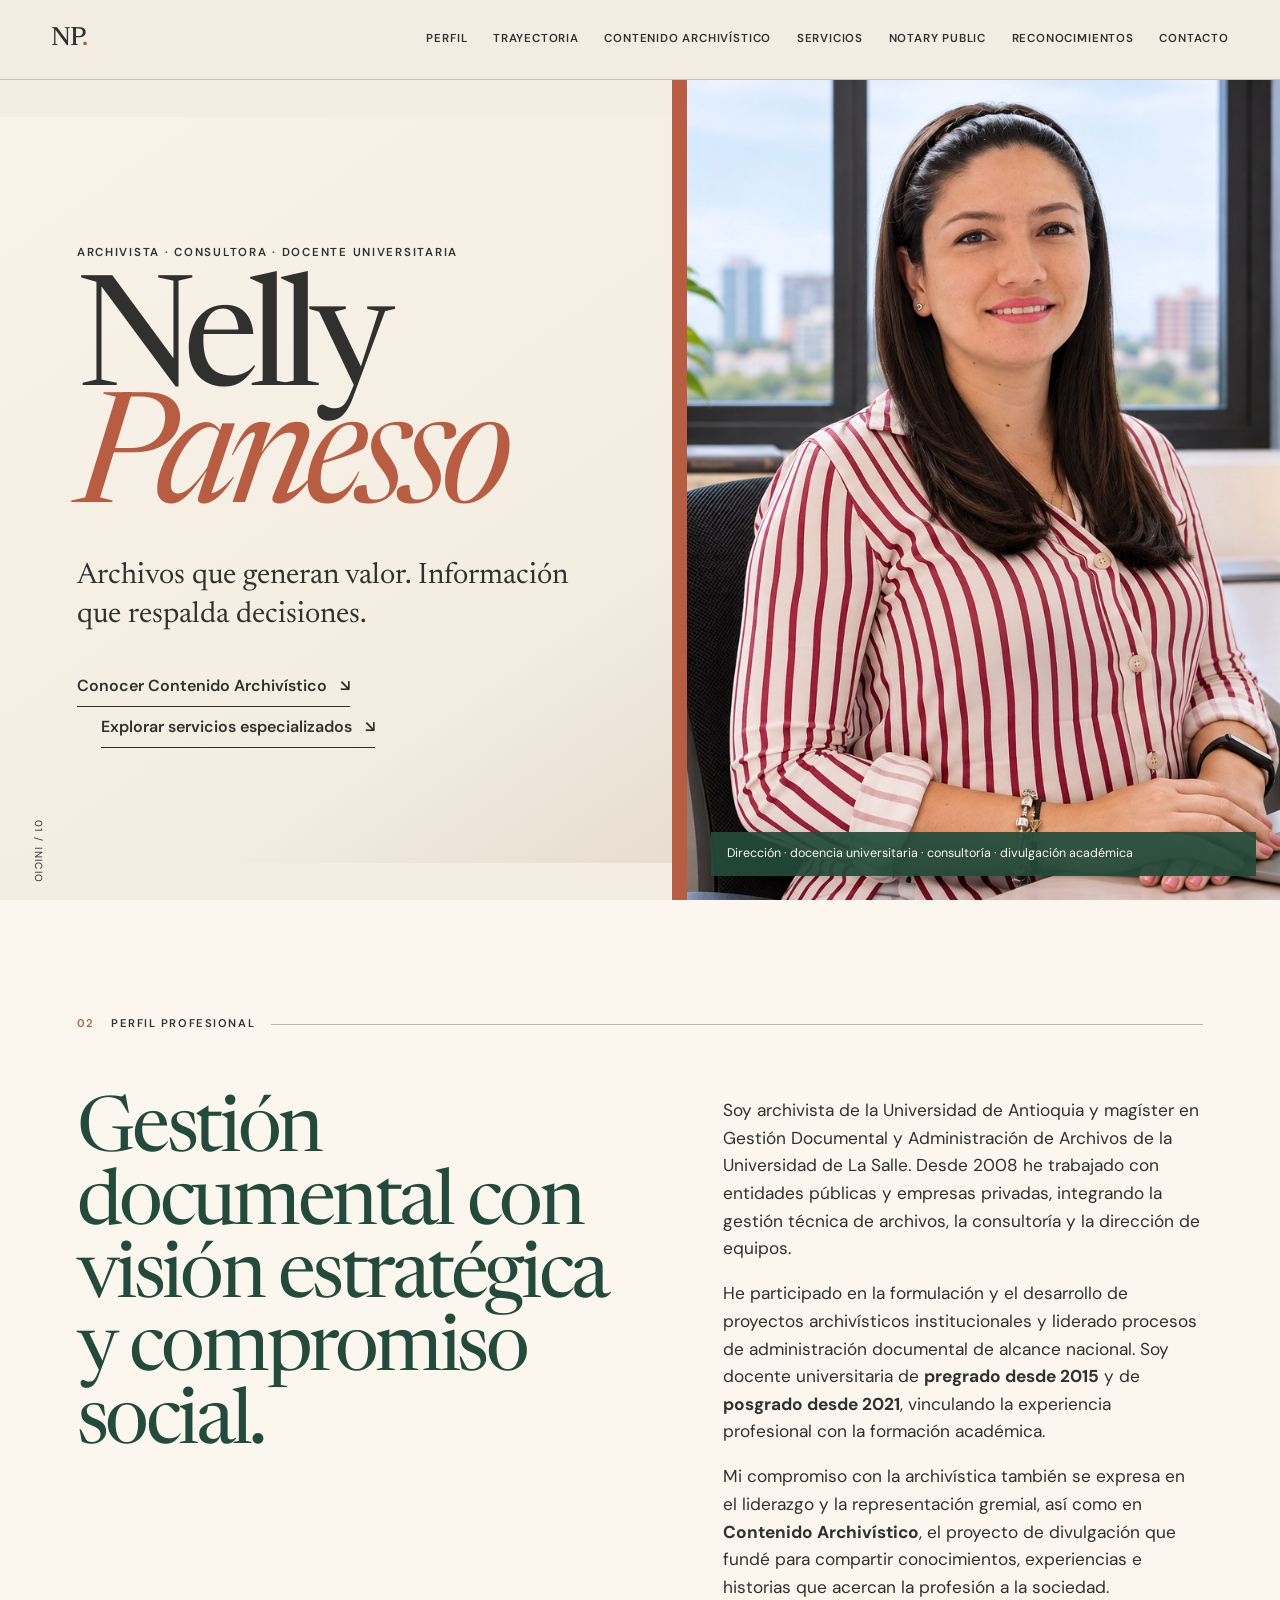
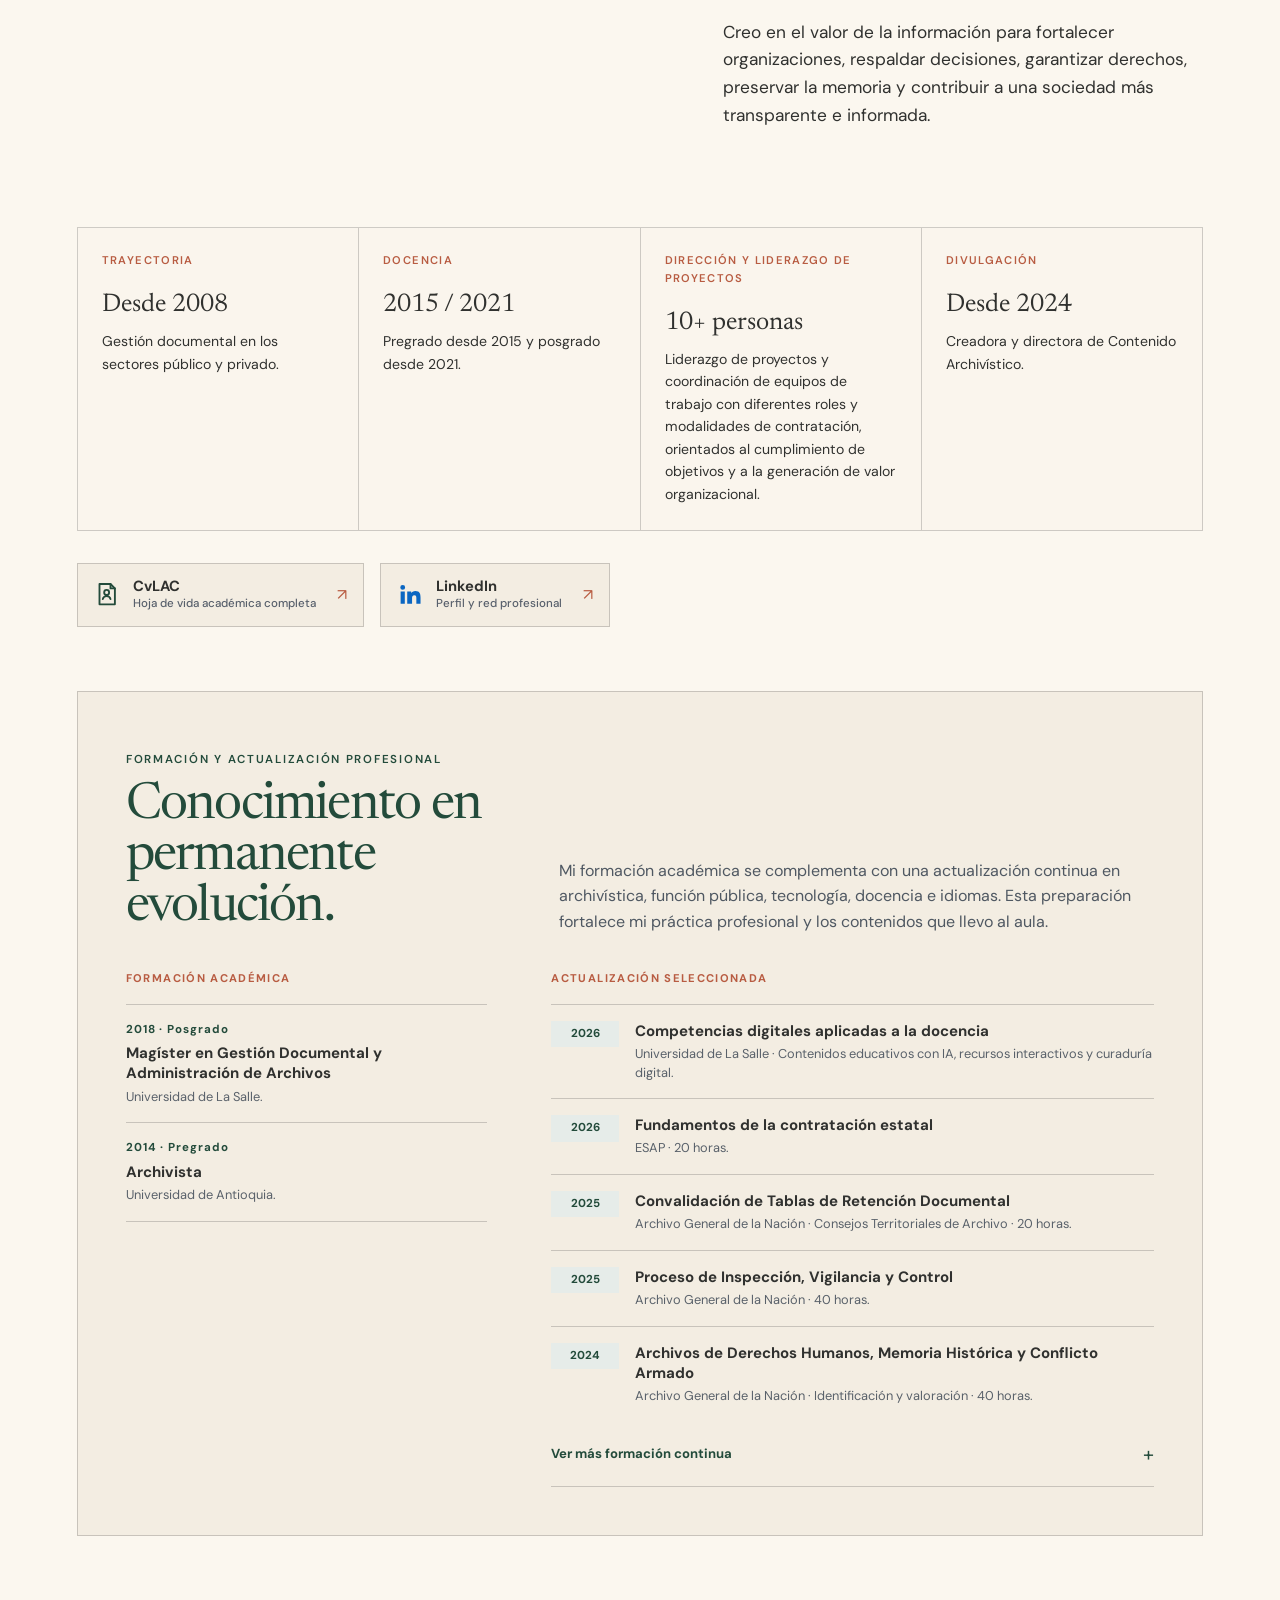
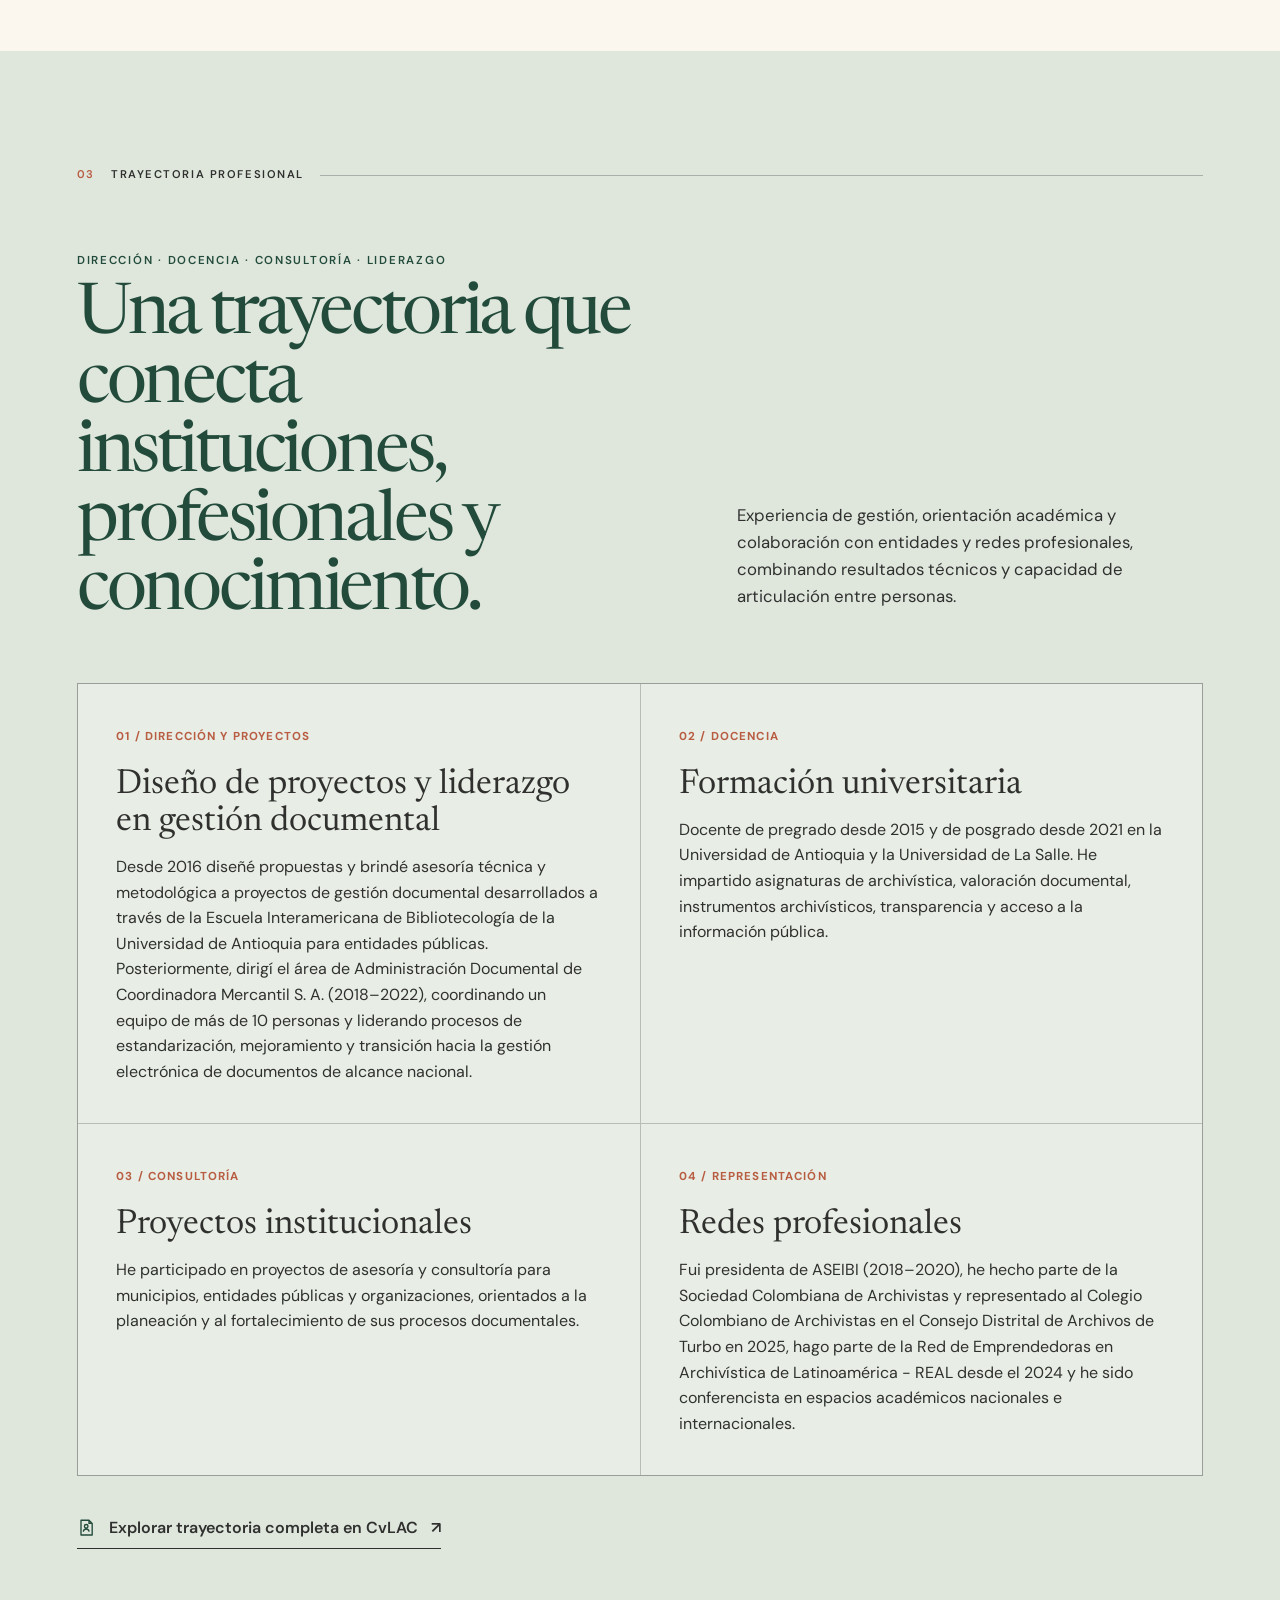
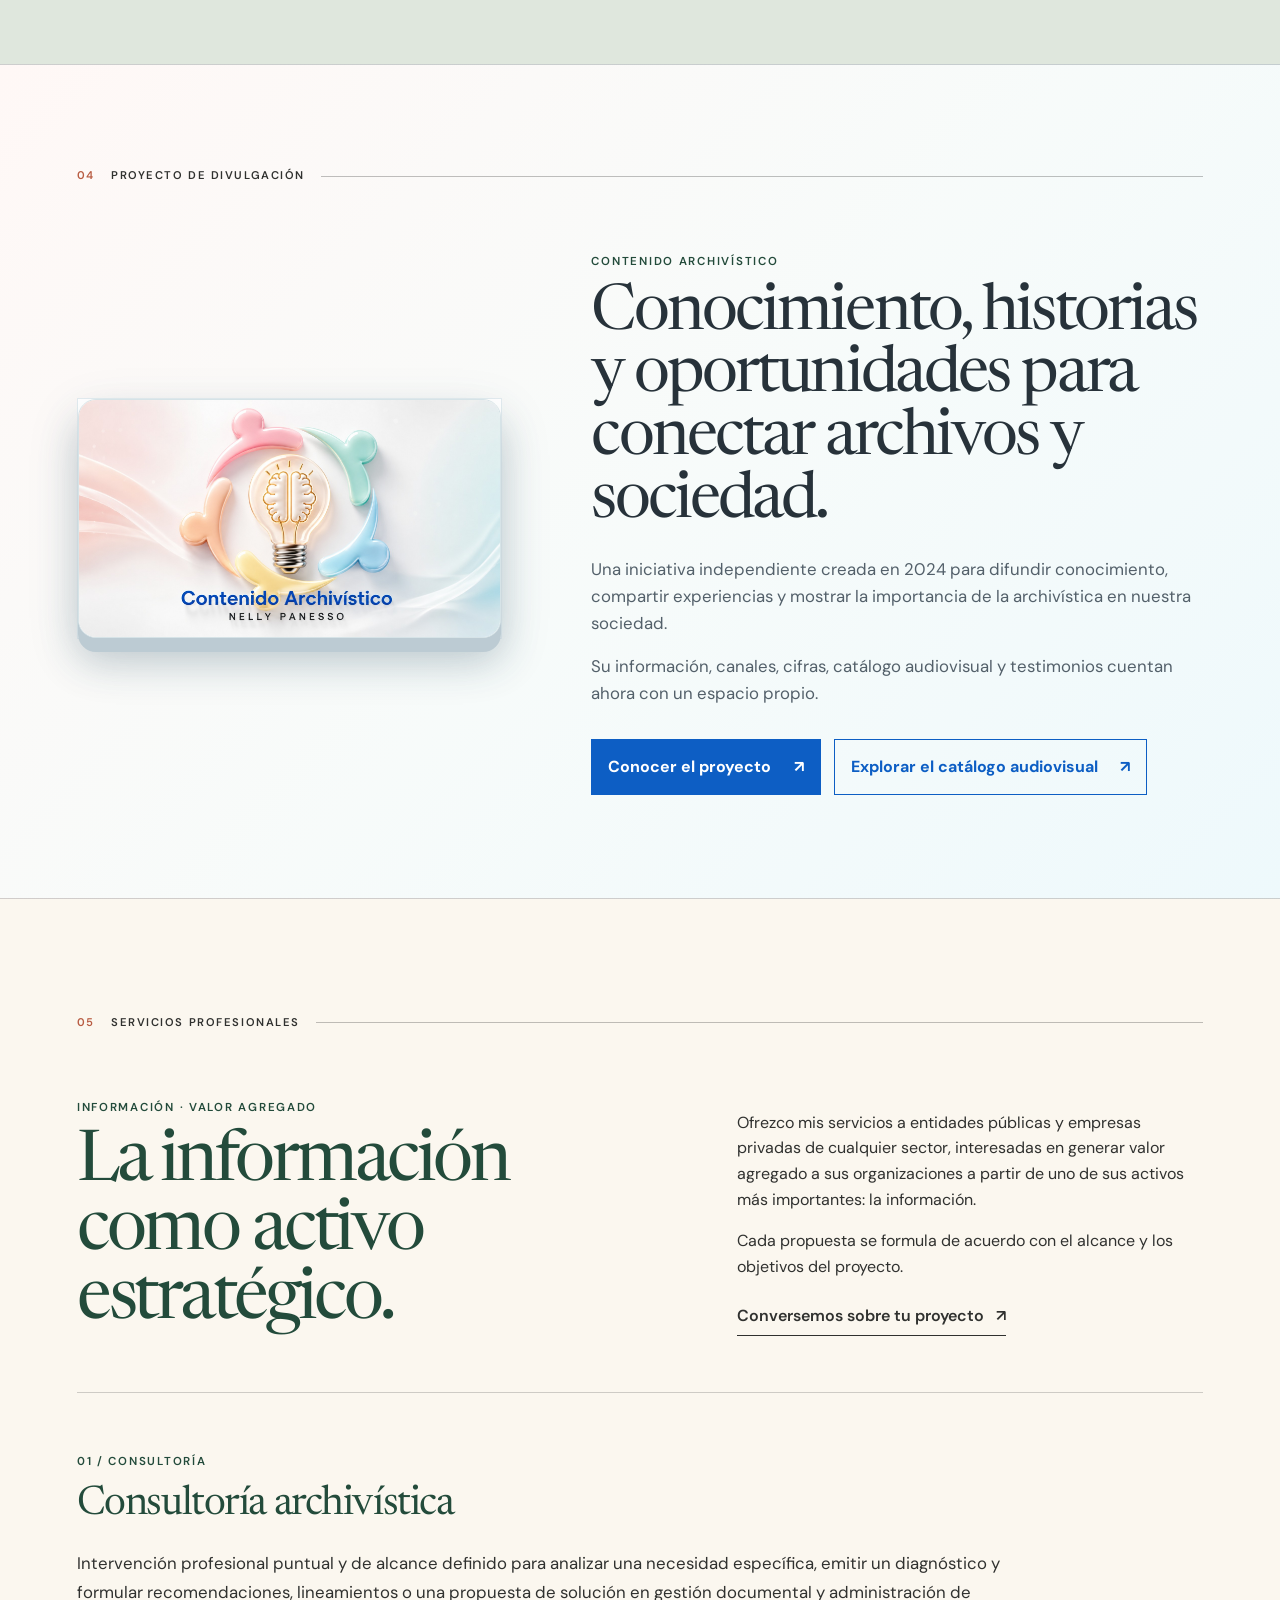
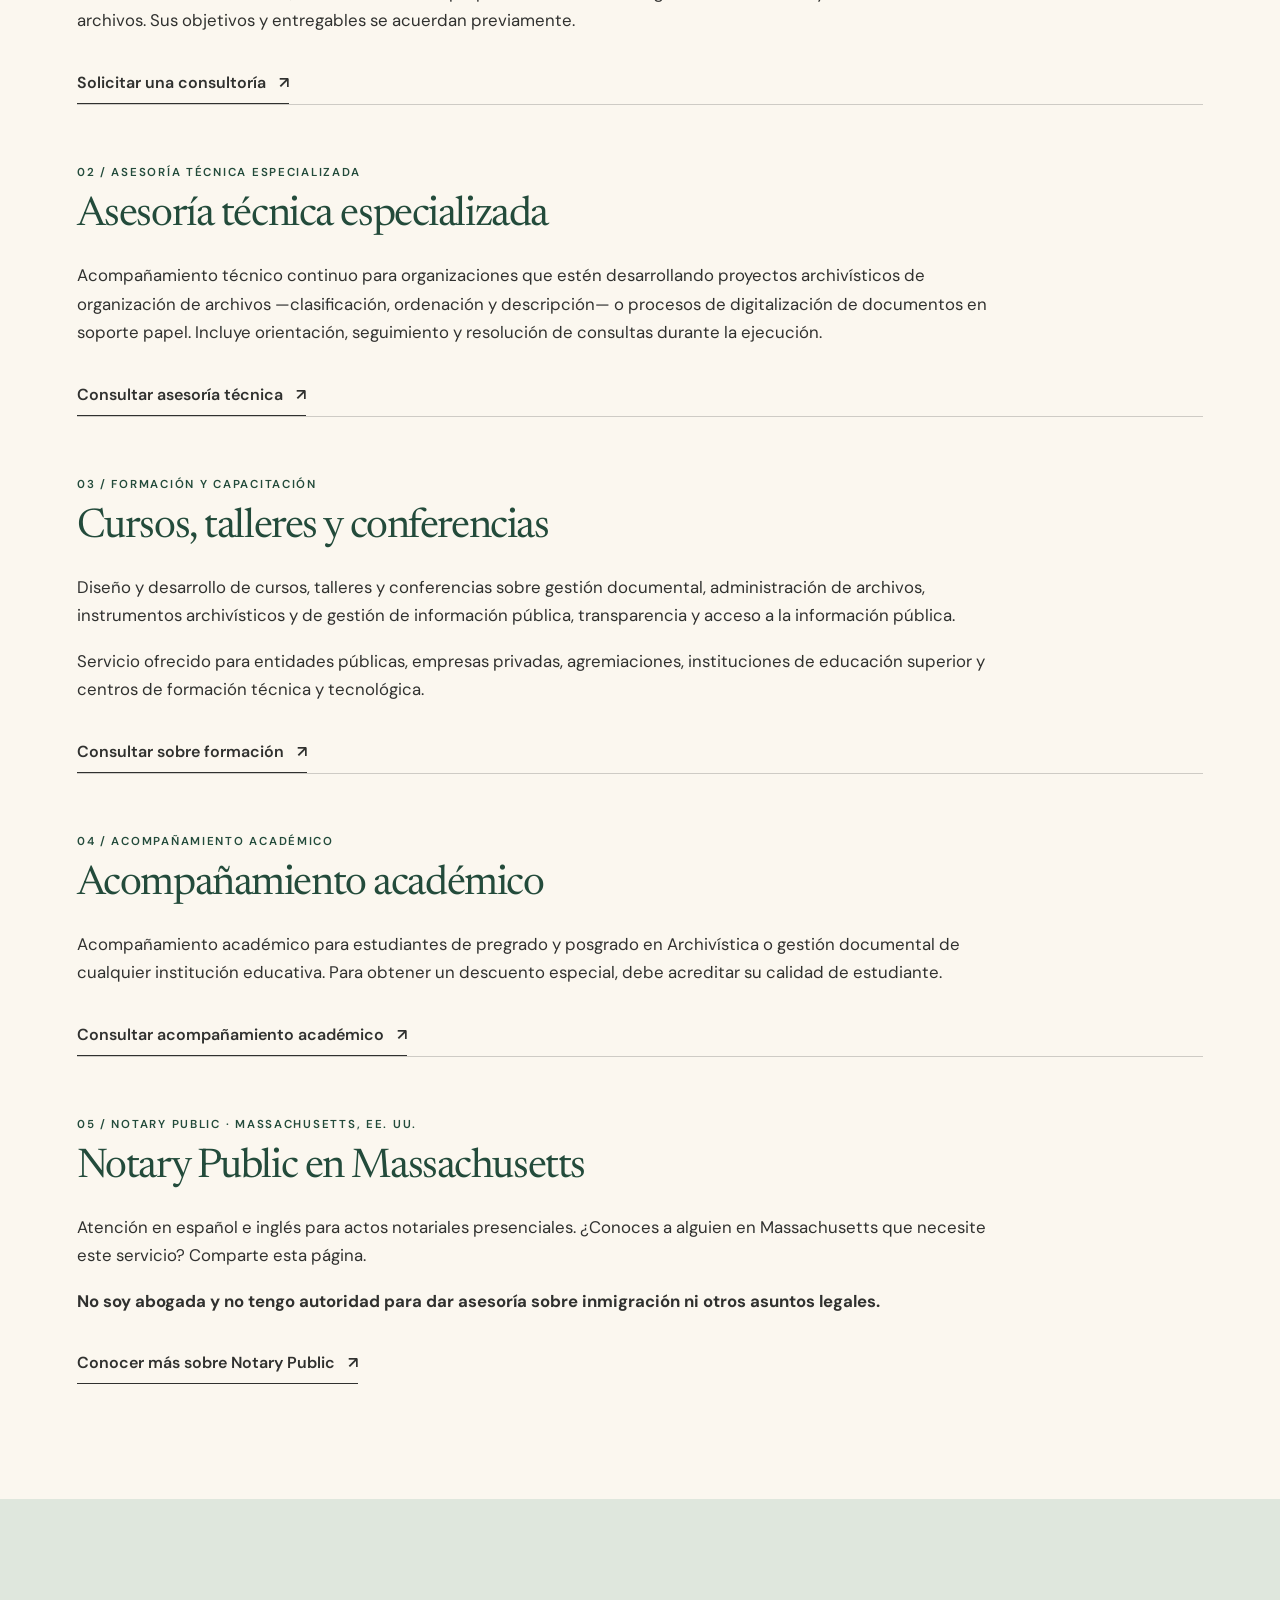
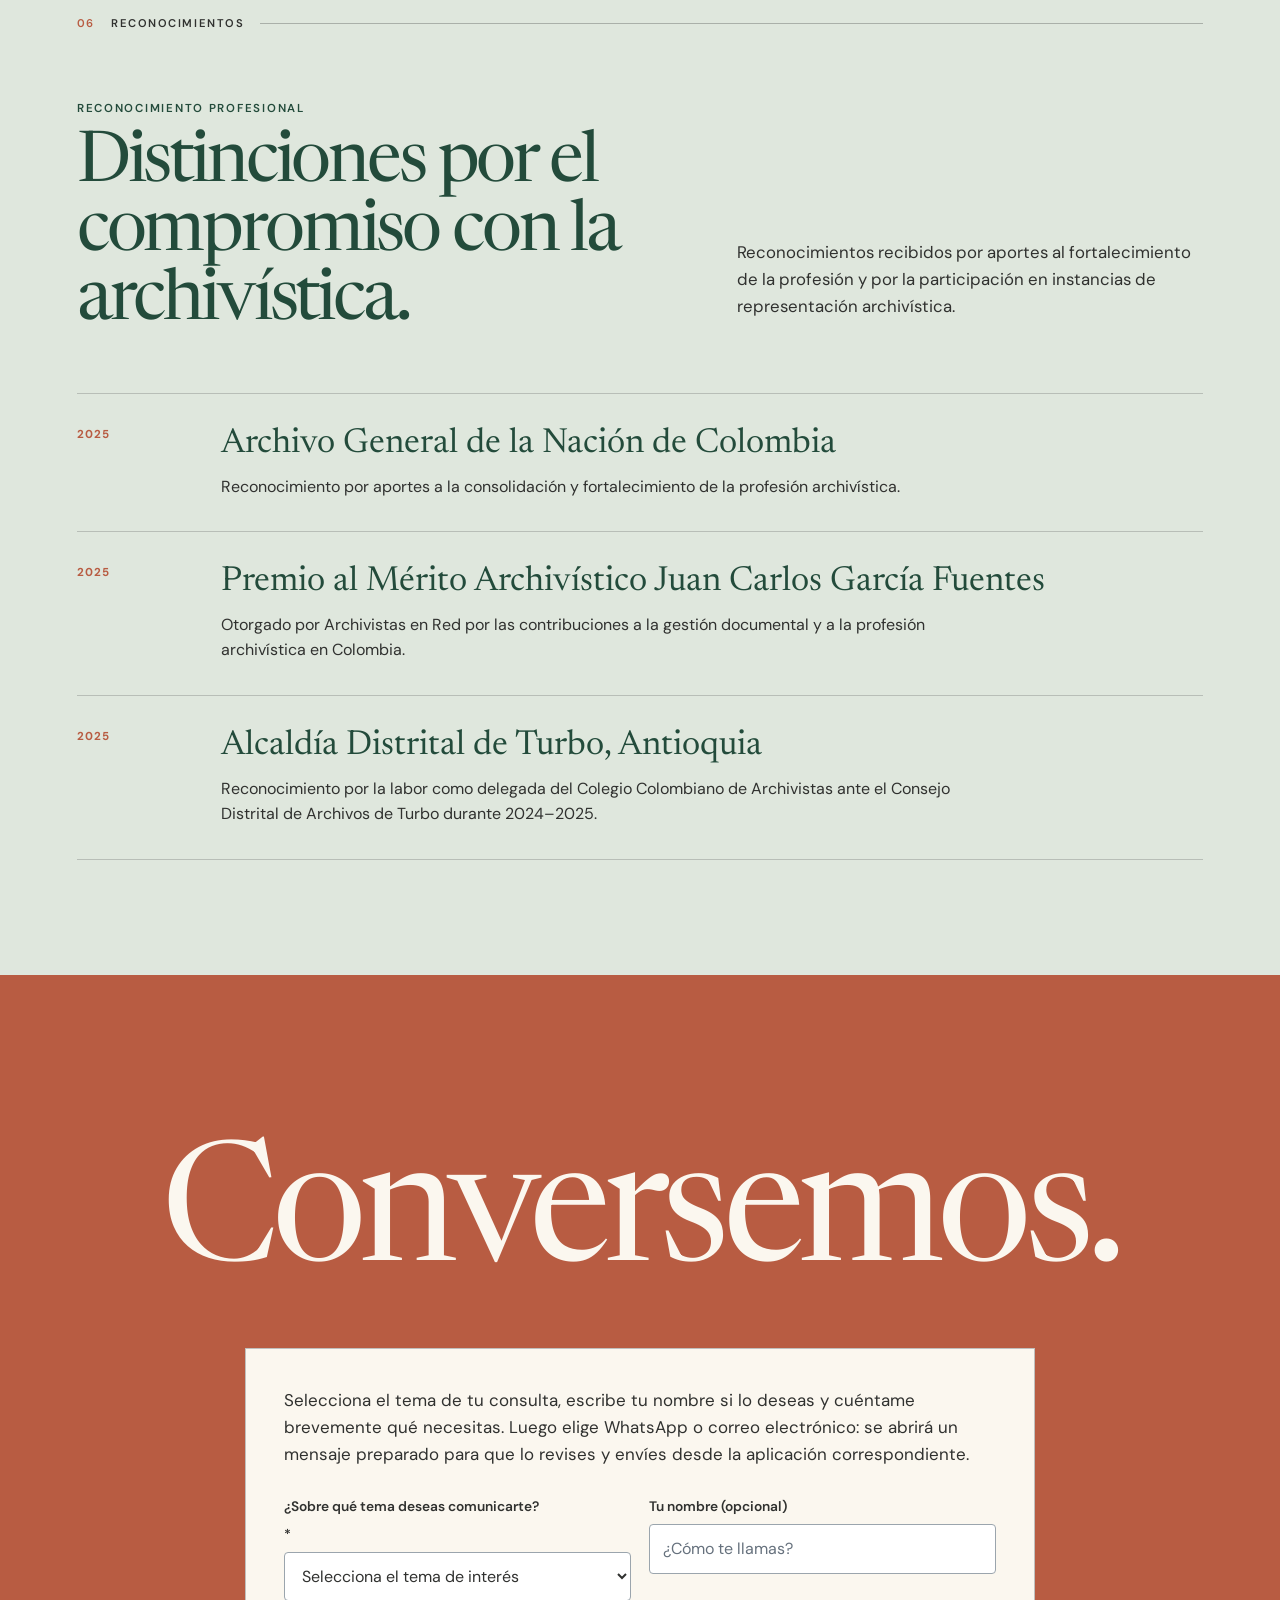
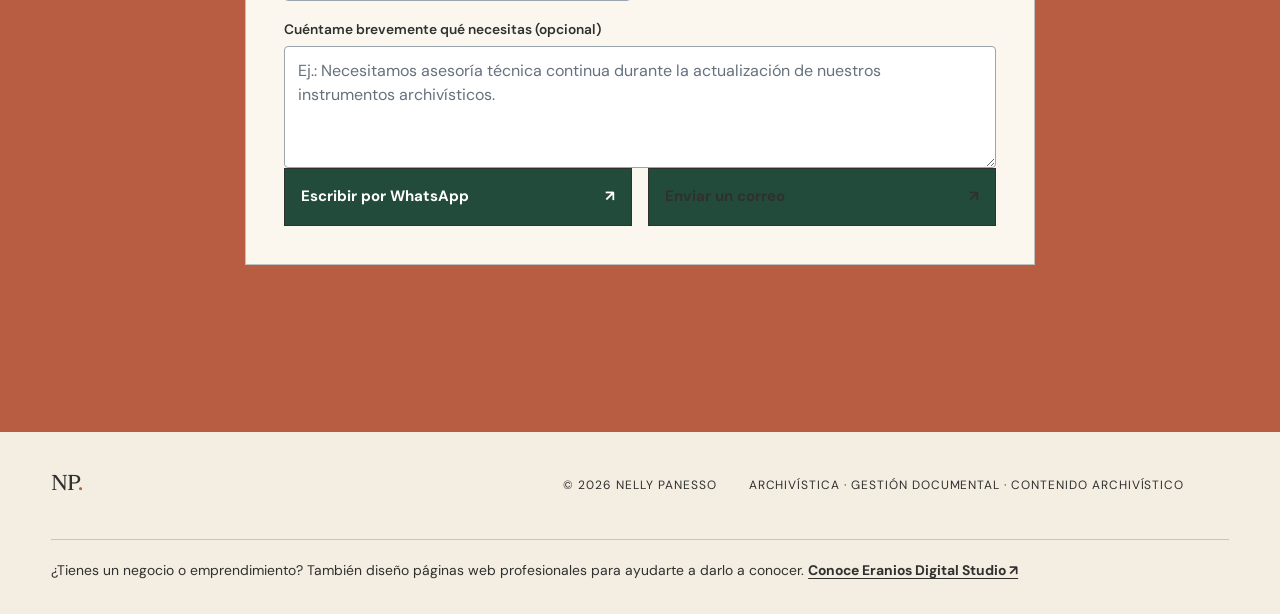
<file: index.html>
<!doctype html>
<html lang="es">
<head>
  <meta charset="utf-8">
  <meta name="viewport" content="width=device-width, initial-scale=1">
  <title>Nelly Panesso | Archivista · Consultoría · Contenido Archivístico</title>
  <meta name="theme-color" content="#234b3b">
  <meta name="description" content="Nelly Panesso, archivista y magíster en Gestión Documental y Administración de Archivos. Consultoría, docencia, asesoría técnica y Contenido Archivístico.">
  <link rel="preconnect" href="https://fonts.googleapis.com">
  <link rel="preconnect" href="https://fonts.gstatic.com" crossorigin>
  <link href="https://fonts.googleapis.com/css2?family=DM+Sans:wght@400;500;600;700&family=Newsreader:opsz,wght@6..72,400;6..72,500&display=swap" rel="stylesheet">
  <link rel="icon" type="image/svg+xml" href="data:image/svg+xml,%3Csvg xmlns='http://www.w3.org/2000/svg' viewBox='0 0 64 64'%3E%3Crect width='64' height='64' rx='12' fill='%23234b3b'/%3E%3Cpath d='M17 46V18h6l18 19V18h6v28h-6L23 27v19z' fill='%23fbf7ef'/%3E%3Ccircle cx='48' cy='16' r='5' fill='%23b85c42'/%3E%3C/svg%3E">
  <link rel="stylesheet" href="assets/styles.css?v=20261118-1">
</head>
<body class="professional-site">
  <a class="skip" href="#contenido">Ir al contenido</a>
  <header class="site-header">
    <a class="brand" href="#inicio" aria-label="Nelly Panesso, inicio">NP<span>.</span></a>
    <button class="menu" type="button" aria-expanded="false" aria-controls="nav">Menú</button>
    <nav id="nav" aria-label="Navegación principal">
      <a href="#perfil">Perfil</a>
      <a href="#trayectoria">Trayectoria</a>
      <a href="contenido-archivistico.html">Contenido Archivístico</a>
      <a href="#servicios">Servicios</a>
      <a href="notary-public.html">Notary Public</a>
      <a href="#reconocimientos">Reconocimientos</a>
      <a href="#contacto">Contacto</a>
    </nav>
  </header>

  <main id="contenido">
    <section class="hero" id="inicio">
      <div class="hero-copy">
        <p class="eyebrow">Archivista · Consultora · Docente universitaria</p>
        <h1>Nelly<br><em>Panesso</em></h1>
        <p class="lede">Archivos que generan valor. Información que respalda decisiones.</p>
        <a class="text-link" href="contenido-archivistico.html">Conocer Contenido Archivístico <span aria-hidden="true">↘</span></a>
        <a class="text-link second-link" href="#servicios">Explorar servicios especializados <span aria-hidden="true">↘</span></a>
      </div>
      <figure class="hero-art">
        <img src="assets/nelly-panesso-professional.jpg" alt="Retrato profesional de Nelly Panesso en su oficina">
        <figcaption>Dirección · docencia universitaria · consultoría · divulgación académica</figcaption>
      </figure>
      <p class="index" aria-hidden="true">01 / INICIO</p>
    </section>

    <section class="professional-profile" id="perfil">
      <div class="section-label"><span>02</span> Perfil profesional</div>
      <div class="professional-intro">
        <h2>Gestión documental con visión estratégica y compromiso social.</h2>
        <div>
          <p>Soy archivista de la Universidad de Antioquia y magíster en Gestión Documental y Administración de Archivos de la Universidad de La Salle. Desde 2008 he trabajado con entidades públicas y empresas privadas, integrando la gestión técnica de archivos, la consultoría y la dirección de equipos.</p>
          <p>He participado en la formulación y el desarrollo de proyectos archivísticos institucionales y liderado procesos de administración documental de alcance nacional. Soy docente universitaria de <strong>pregrado desde 2015</strong> y de <strong>posgrado desde 2021</strong>, vinculando la experiencia profesional con la formación académica.</p>
          <p>Mi compromiso con la archivística también se expresa en el liderazgo y la representación gremial, así como en <strong>Contenido Archivístico</strong>, el proyecto de divulgación que fundé para compartir conocimientos, experiencias e historias que acercan la profesión a la sociedad.</p>
          <p>Creo en el valor de la información para fortalecer organizaciones, respaldar decisiones, garantizar derechos, preservar la memoria y contribuir a una sociedad más transparente e informada.</p>
        </div>
      </div>
      <div class="profile-highlights">
        <article><span>Trayectoria</span><strong>Desde 2008</strong><p>Gestión documental en los sectores público y privado.</p></article>
        <article><span>Docencia</span><strong>2015 / 2021</strong><p>Pregrado desde 2015 y posgrado desde 2021.</p></article>
        <article><span>Dirección y liderazgo de proyectos</span><strong>10+ personas</strong><p>Liderazgo de proyectos y coordinación de equipos de trabajo con diferentes roles y modalidades de contratación, orientados al cumplimiento de objetivos y a la generación de valor organizacional.</p></article>
        <article><span>Divulgación</span><strong>Desde 2024</strong><p>Creadora y directora de Contenido Archivístico.</p></article>
      </div>
      <div class="professional-links" aria-label="Perfiles académicos y profesionales">
        <a href="https://scienti.minciencias.gov.co/cvlac/visualizador/generarCurriculoCv.do?cod_rh=0000028439" target="_blank" rel="noopener noreferrer">
          <svg class="platform-icon cvlac" viewBox="0 0 24 24" aria-hidden="true"><path d="M5 2.75h10l4 4V21.25H5z" fill="none" stroke="currentColor" stroke-width="1.7" stroke-linejoin="round"/><path d="M15 2.75v4h4M8 16.5c.4-1.7 1.8-2.7 3.5-2.7s3.1 1 3.5 2.7M11.5 8.1a2.25 2.25 0 1 1 0 4.5 2.25 2.25 0 0 1 0-4.5z" fill="none" stroke="currentColor" stroke-width="1.7" stroke-linecap="round" stroke-linejoin="round"/></svg>
          <span class="platform-link-copy"><strong>CvLAC</strong><small>Hoja de vida académica completa</small></span>
          <span class="platform-arrow" aria-hidden="true">↗</span>
        </a>
        <a href="https://www.linkedin.com/in/nelly-panesso" target="_blank" rel="noopener noreferrer">
          <svg class="platform-icon linkedin" viewBox="0 0 24 24" aria-hidden="true"><path fill="currentColor" d="M5.2 3.6A2.2 2.2 0 1 1 5.2 8a2.2 2.2 0 0 1 0-4.4zM3.3 9.5h3.8v11.2H3.3zM9.3 9.5h3.6V11h.1c.5-.9 1.8-1.9 3.7-1.9 4 0 4.7 2.6 4.7 6v5.6h-3.8v-5c0-1.2 0-2.8-1.8-2.8s-2.1 1.3-2.1 2.7v5.1H9.3z"/></svg>
          <span class="platform-link-copy"><strong>LinkedIn</strong><small>Perfil y red profesional</small></span>
          <span class="platform-arrow" aria-hidden="true">↗</span>
        </a>
      </div>
      <div class="education-panel" aria-labelledby="education-title">
        <div class="education-panel-heading">
          <div>
            <p class="kicker blue">Formación y actualización profesional</p>
            <h3 id="education-title">Conocimiento en permanente evolución.</h3>
          </div>
          <p>Mi formación académica se complementa con una actualización continua en archivística, función pública, tecnología, docencia e idiomas. Esta preparación fortalece mi práctica profesional y los contenidos que llevo al aula.</p>
        </div>
        <div class="education-grid">
          <div class="academic-foundation">
            <p class="education-group-title">Formación académica</p>
            <article class="academic-item"><span>2018 · Posgrado</span><strong>Magíster en Gestión Documental y Administración de Archivos</strong><p>Universidad de La Salle.</p></article>
            <article class="academic-item"><span>2014 · Pregrado</span><strong>Archivista</strong><p>Universidad de Antioquia.</p></article>
          </div>
          <div class="continuing-education">
            <p class="education-group-title">Actualización seleccionada</p>
            <article class="education-entry"><span class="education-year">2026</span><div><strong>Competencias digitales aplicadas a la docencia</strong><p>Universidad de La Salle · Contenidos educativos con IA, recursos interactivos y curaduría digital.</p></div></article>
            <article class="education-entry"><span class="education-year">2026</span><div><strong>Fundamentos de la contratación estatal</strong><p>ESAP · 20 horas.</p></div></article>
            <article class="education-entry"><span class="education-year">2025</span><div><strong>Convalidación de Tablas de Retención Documental</strong><p>Archivo General de la Nación · Consejos Territoriales de Archivo · 20 horas.</p></div></article>
            <article class="education-entry"><span class="education-year">2025</span><div><strong>Proceso de Inspección, Vigilancia y Control</strong><p>Archivo General de la Nación · 40 horas.</p></div></article>
            <article class="education-entry"><span class="education-year">2024</span><div><strong>Archivos de Derechos Humanos, Memoria Histórica y Conflicto Armado</strong><p>Archivo General de la Nación · Identificación y valoración · 40 horas.</p></div></article>
            <details class="education-more">
              <summary>Ver más formación continua <span aria-hidden="true">+</span></summary>
              <article class="education-entry"><span class="education-year">2023</span><div><strong>Ruta de Inspección, Vigilancia y Control de la Función Archivística</strong><p>Archivo General de la Nación · 40 horas.</p></div></article>
              <article class="education-entry"><span class="education-year">2022</span><div><strong>Inglés intermedio</strong><p>Bunker Hill Community College · 140 horas.</p></div></article>
              <article class="education-entry"><span class="education-year">2021</span><div><strong>Big Data y analítica de datos para profesionales de la información</strong><p>Universidad de Antioquia y ASEIBI · 40 horas.</p></div></article>
              <article class="education-entry"><span class="education-year">2020</span><div><strong>Firmas en medios electrónicos</strong><p>Universidad de Antioquia y ASEIBI · 40 horas.</p></div></article>
            </details>
          </div>
        </div>
      </div>
    </section>

    <section class="editorial-section trajectory" id="trayectoria">
      <div class="section-label"><span>03</span> Trayectoria profesional</div>
      <div class="editorial-heading">
        <div><p class="kicker blue">Dirección · docencia · consultoría · liderazgo</p><h2>Una trayectoria que conecta instituciones, profesionales y conocimiento.</h2></div>
        <p>Experiencia de gestión, orientación académica y colaboración con entidades y redes profesionales, combinando resultados técnicos y capacidad de articulación entre personas.</p>
      </div>
      <div class="editorial-cards">
        <article><span>01 / Dirección y proyectos</span><h3>Diseño de proyectos y liderazgo en gestión documental</h3><p>Desde 2016 diseñé propuestas y brindé asesoría técnica y metodológica a proyectos de gestión documental desarrollados a través de la Escuela Interamericana de Bibliotecología de la Universidad de Antioquia para entidades públicas. Posteriormente, dirigí el área de Administración Documental de Coordinadora Mercantil S. A. (2018–2022), coordinando un equipo de más de 10 personas y liderando procesos de estandarización, mejoramiento y transición hacia la gestión electrónica de documentos de alcance nacional.</p></article>
        <article><span>02 / Docencia</span><h3>Formación universitaria</h3><p>Docente de pregrado desde 2015 y de posgrado desde 2021 en la Universidad de Antioquia y la Universidad de La Salle. He impartido asignaturas de archivística, valoración documental, instrumentos archivísticos, transparencia y acceso a la información pública.</p></article>
        <article><span>03 / Consultoría</span><h3>Proyectos institucionales</h3><p>He participado en proyectos de asesoría y consultoría para municipios, entidades públicas y organizaciones, orientados a la planeación y al fortalecimiento de sus procesos documentales.</p></article>
        <article><span>04 / Representación</span><h3>Redes profesionales</h3><p>Fui presidenta de ASEIBI (2018–2020), he hecho parte de la Sociedad Colombiana de Archivistas y representado al Colegio Colombiano de Archivistas en el Consejo Distrital de Archivos de Turbo en 2025, hago parte de la Red de Emprendedoras en Archivística de Latinoamérica - REAL desde el 2024 y he sido conferencista en espacios académicos nacionales e internacionales.</p></article>
      </div>
      <a class="text-link platform-text-link" href="https://scienti.minciencias.gov.co/cvlac/visualizador/generarCurriculoCv.do?cod_rh=0000028439" target="_blank" rel="noopener noreferrer"><svg class="inline-platform-icon" viewBox="0 0 24 24" aria-hidden="true"><path d="M5 2.75h10l4 4V21.25H5zM15 2.75v4h4" fill="none" stroke="currentColor" stroke-width="1.7" stroke-linejoin="round"/><path d="M8 16.5c.4-1.7 1.8-2.7 3.5-2.7s3.1 1 3.5 2.7M11.5 8.1a2.25 2.25 0 1 1 0 4.5 2.25 2.25 0 0 1 0-4.5z" fill="none" stroke="currentColor" stroke-width="1.7" stroke-linecap="round"/></svg>Explorar trayectoria completa en CvLAC <span aria-hidden="true">↗</span></a>
    </section>

    <section class="community-preview" id="comunidad">
      <div class="section-label"><span>04</span> Proyecto de divulgación</div>
      <div class="community-preview-grid">
        <figure><a class="ca-logo-3d" href="catalogo-audiovisual.html" aria-label="Abrir el catálogo audiovisual de Contenido Archivístico"><img src="assets/contenido-archivistico-logo.jpg" alt="Logo de Contenido Archivístico de Nelly Panesso"></a></figure>
        <div class="community-preview-copy">
          <p class="kicker blue">Contenido Archivístico</p>
          <h2>Conocimiento, historias y oportunidades para conectar archivos y sociedad.</h2>
          <p>Una iniciativa independiente creada en 2024 para difundir conocimiento, compartir experiencias y mostrar la importancia de la archivística en nuestra sociedad.</p>
          <p>Su información, canales, cifras, catálogo audiovisual y testimonios cuentan ahora con un espacio propio.</p>
          <div class="community-preview-actions">
            <a class="ca-primary" href="contenido-archivistico.html">Conocer el proyecto <span aria-hidden="true">↗</span></a>
            <a href="catalogo-audiovisual.html">Explorar el catálogo audiovisual <span aria-hidden="true">↗</span></a>
          </div>
        </div>
      </div>
    </section>

    <section class="editorial-section special-services" id="servicios">
      <div class="section-label"><span>05</span> Servicios profesionales</div>
      <div class="editorial-heading">
        <div>
          <p class="kicker blue">Información · valor agregado</p>
          <h2>La información como activo estratégico.</h2>
        </div>
        <div class="services-message">
          <p>Ofrezco mis servicios a entidades públicas y empresas privadas de cualquier sector, interesadas en generar valor agregado a sus organizaciones a partir de uno de sus activos más importantes: la información.</p>
          <p>Cada propuesta se formula de acuerdo con el alcance y los objetivos del proyecto.</p>
          <a class="text-link" href="#contacto">Conversemos sobre tu proyecto <span aria-hidden="true">↗</span></a>
        </div>
      </div>
      <article class="service-training service-consultancy">
        <p class="kicker blue">01 / CONSULTORÍA</p>
        <h3>Consultoría archivística</h3>
        <p>Intervención profesional puntual y de alcance definido para analizar una necesidad específica, emitir un diagnóstico y formular recomendaciones, lineamientos o una propuesta de solución en gestión documental y administración de archivos. Sus objetivos y entregables se acuerdan previamente.</p>
        <a class="text-link request-service" data-interest="Consultoría archivística" href="#contacto">Solicitar una consultoría <span aria-hidden="true">↗</span></a>
      </article>
      <article class="service-training">
        <p class="kicker blue">02 / ASESORÍA TÉCNICA ESPECIALIZADA</p>
        <h3>Asesoría técnica especializada</h3>
        <p>Acompañamiento técnico continuo para organizaciones que estén desarrollando proyectos archivísticos de organización de archivos —clasificación, ordenación y descripción— o procesos de digitalización de documentos en soporte papel. Incluye orientación, seguimiento y resolución de consultas durante la ejecución.</p>
        <a class="text-link request-service" data-interest="Asesoría técnica especializada" href="#contacto">Consultar asesoría técnica <span aria-hidden="true">↗</span></a>
      </article>
      <article class="service-training">
        <p class="kicker blue">03 / FORMACIÓN Y CAPACITACIÓN</p>
        <h3>Cursos, talleres y conferencias</h3>
        <p>Diseño y desarrollo de cursos, talleres y conferencias sobre gestión documental, administración de archivos, instrumentos archivísticos y de gestión de información pública, transparencia y acceso a la información pública.</p>
        <p>Servicio ofrecido para entidades públicas, empresas privadas, agremiaciones, instituciones de educación superior y centros de formación técnica y tecnológica.</p>
        <a class="text-link request-service" data-interest="Formación y capacitación en gestión documental" href="#contacto">Consultar sobre formación <span aria-hidden="true">↗</span></a>
      </article>
      <article class="service-training">
        <p class="kicker blue">04 / ACOMPAÑAMIENTO ACADÉMICO</p>
        <h3>Acompañamiento académico</h3>
        <p>Acompañamiento académico para estudiantes de pregrado y posgrado en Archivística o gestión documental de cualquier institución educativa. Para obtener un descuento especial, debe acreditar su calidad de estudiante.</p>
        <a class="text-link request-service" data-interest="Acompañamiento académico" href="#contacto">Consultar acompañamiento académico <span aria-hidden="true">↗</span></a>
      </article>
      <article class="service-training service-notary">
        <p class="kicker blue">05 / NOTARY PUBLIC · MASSACHUSETTS, EE. UU.</p>
        <h3>Notary Public en Massachusetts</h3>
        <p>Atención en español e inglés para actos notariales presenciales. ¿Conoces a alguien en Massachusetts que necesite este servicio? Comparte esta página.</p>
        <p><strong>No soy abogada y no tengo autoridad para dar asesoría sobre inmigración ni otros asuntos legales.</strong></p>
        <a class="text-link" href="notary-public.html">Conocer más sobre Notary Public <span aria-hidden="true">↗</span></a>
      </article>
    </section>

    <section class="editorial-section recognitions" id="reconocimientos">
      <div class="section-label"><span>06</span> Reconocimientos</div>
      <div class="editorial-heading">
        <div><p class="kicker blue">Reconocimiento profesional</p><h2>Distinciones por el compromiso con la archivística.</h2></div>
        <p>Reconocimientos recibidos por aportes al fortalecimiento de la profesión y por la participación en instancias de representación archivística.</p>
      </div>
      <div class="recognition-list">
        <article><span>2025</span><div><h3>Archivo General de la Nación de Colombia</h3><p>Reconocimiento por aportes a la consolidación y fortalecimiento de la profesión archivística.</p></div></article>
        <article><span>2025</span><div><h3>Premio al Mérito Archivístico Juan Carlos García Fuentes</h3><p>Otorgado por Archivistas en Red por las contribuciones a la gestión documental y a la profesión archivística en Colombia.</p></div></article>
        <article><span>2025</span><div><h3>Alcaldía Distrital de Turbo, Antioquia</h3><p>Reconocimiento por la labor como delegada del Colegio Colombiano de Archivistas ante el Consejo Distrital de Archivos de Turbo durante 2024–2025.</p></div></article>
      </div>
    </section>

    <section class="contact" id="contacto">
      <h2>Conversemos.</h2>
      <div class="contact-simple" id="contact-simple">
        <p class="contact-simple-intro">Selecciona el tema de tu consulta, escribe tu nombre si lo deseas y cuéntame brevemente qué necesitas. Luego elige WhatsApp o correo electrónico: se abrirá un mensaje preparado para que lo revises y envíes desde la aplicación correspondiente.</p>
        <div class="contact-simple-fields">
          <label for="contact-service">¿Sobre qué tema deseas comunicarte? <span aria-hidden="true">*</span>
            <select id="contact-service" name="tema" required>
              <option value="">Selecciona el tema de interés</option>
              <option value="Consultoría archivística">Consultoría archivística · intervención puntual</option>
              <option value="Asesoría técnica especializada">Asesoría técnica especializada · acompañamiento continuo</option>
              <option value="Formación y capacitación en gestión documental">Formación y capacitación especializada</option>
              <option value="Acompañamiento académico">Acompañamiento académico</option>
              <option value="Material académico para Contenido Archivístico">Propuesta de material académico ya elaborado para Contenido Archivístico</option>
              <option value="Otra consulta profesional">Otra consulta relacionada con la archivística</option>
            </select>
          </label>
          <label for="contact-name">Tu nombre (opcional)
            <input type="text" id="contact-name" name="nombre" maxlength="100" autocomplete="name" placeholder="¿Cómo te llamas?">
          </label>
          <label class="wide" for="contact-message">Cuéntame brevemente qué necesitas (opcional)
            <textarea id="contact-message" name="consulta" rows="4" maxlength="700" placeholder="Ej.: Necesitamos asesoría técnica continua durante la actualización de nuestros instrumentos archivísticos."></textarea>
          </label>
        </div>
        <p class="contact-simple-note" id="contact-topic-note" role="status" aria-live="polite"></p>
        <div class="contact-direct-actions">
          <a class="contact-direct whatsapp-direct" id="contact-whatsapp" href="https://wa.me/573017171462" target="_blank" rel="noopener noreferrer">Escribir por WhatsApp <span aria-hidden="true">↗</span></a>
          <a class="contact-direct email-direct" id="contact-email" href="mailto:nellypanessoa@gmail.com">Enviar un correo <span aria-hidden="true">↗</span></a>
        </div>
      </div>
    </section>
  </main>
  <footer>
    <a class="brand footer-brand" href="#inicio">NP<span>.</span></a>
    <p>© <span id="year"></span> Nelly Panesso</p>
    <p>Archivística · Gestión documental · Contenido Archivístico</p>
    <p class="eranios-promo">¿Tienes un negocio o emprendimiento? También diseño páginas web profesionales para ayudarte a darlo a conocer. <a href="https://eranios.com/" target="_blank" rel="noopener noreferrer">Conoce Eranios Digital Studio ↗</a></p>
  </footer>
  <script src="assets/site.js"></script>
</body>
</html>
</file>
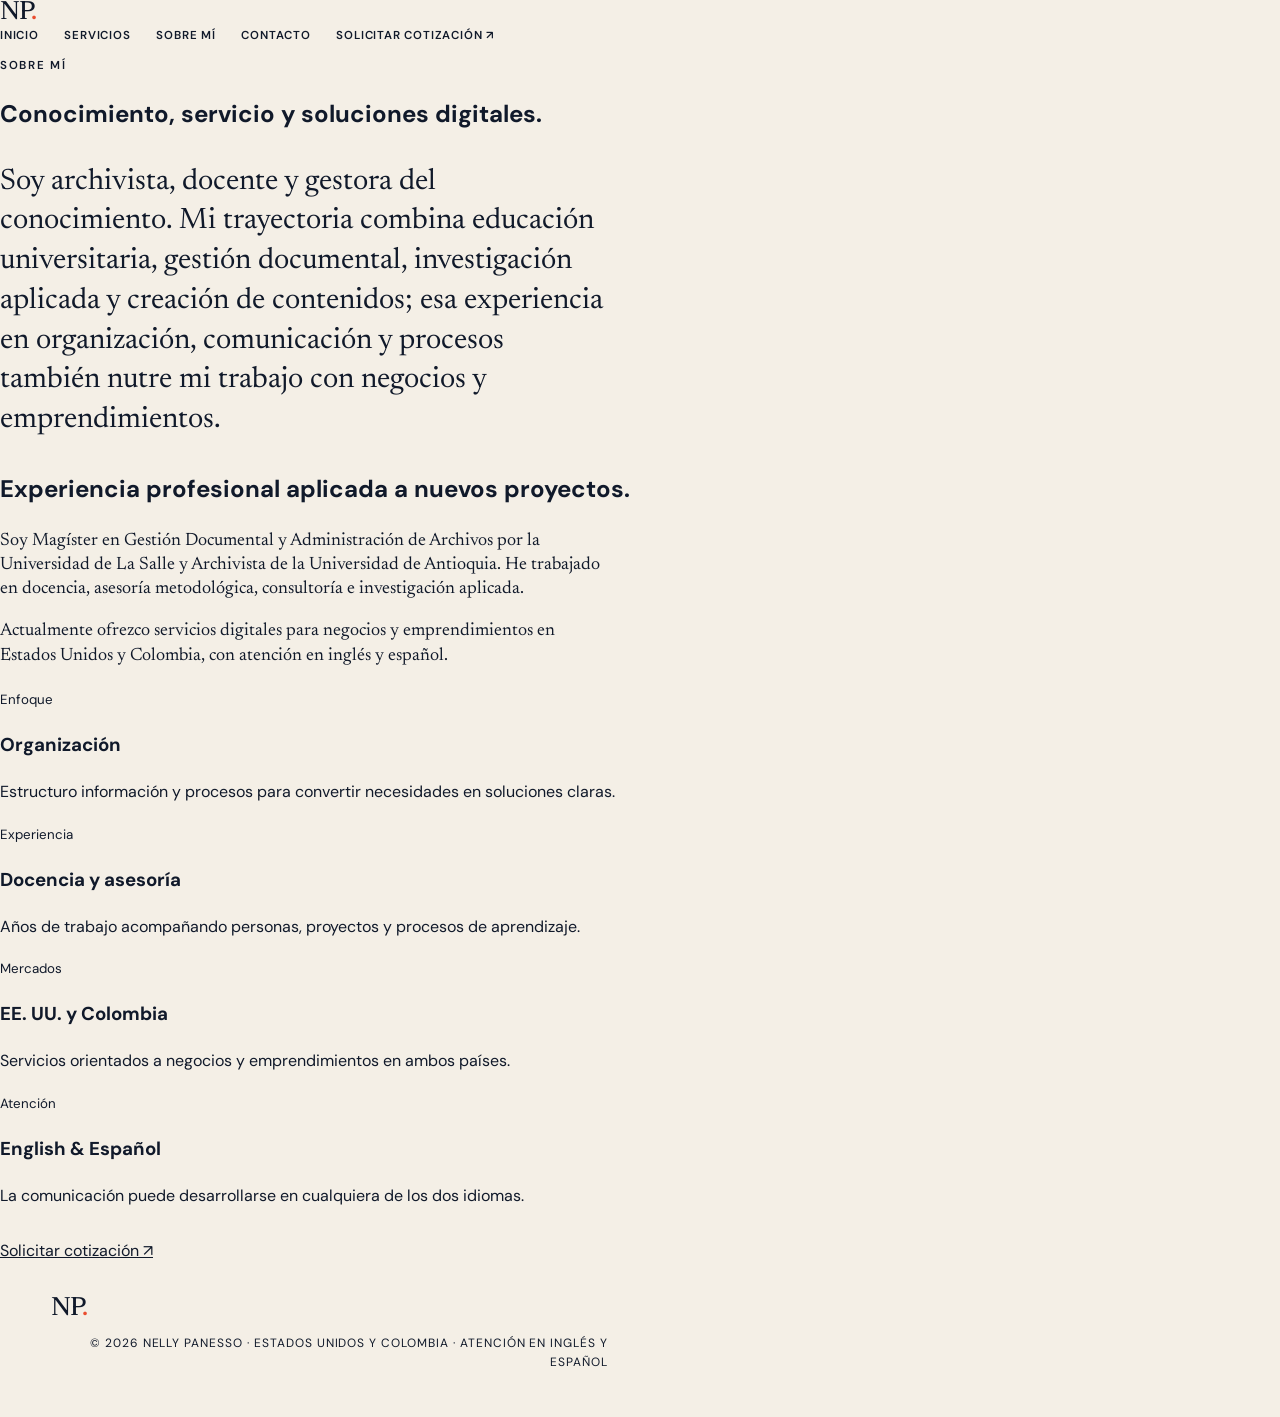
<file: about.html>
<!doctype html><html lang="es"><head><meta charset="utf-8"><meta name="viewport" content="width=device-width,initial-scale=1"><title>Sobre mí — Nelly Panesso</title><meta name="description" content="Trayectoria profesional de Nelly Panesso y enfoque de sus servicios digitales."><link rel="preconnect" href="https://fonts.googleapis.com"><link rel="preconnect" href="https://fonts.gstatic.com" crossorigin><link href="https://fonts.googleapis.com/css2?family=DM+Sans:wght@400;500;600;700&family=Newsreader:opsz,wght@6..72,400;6..72,500&display=swap" rel="stylesheet"><link rel="stylesheet" href="assets/styles.css"></head><body><header class="top"><div class="wrap"><a class="brand" href="index.html">NP<span>.</span></a><button class="menu" aria-expanded="false" aria-label="Abrir menú">Menú</button><nav><a href="index.html">Inicio</a><a href="index.html#servicios">Servicios</a><a href="about.html">Sobre mí</a><a href="contact.html#cotizacion">Contacto</a><a class="nav-cta" href="contact.html#cotizacion">Solicitar cotización ↗</a></nav></div></header><main><section class="page-hero"><div class="wrap"><p class="eyebrow">Sobre mí</p><h1>Conocimiento, servicio y soluciones digitales.</h1><p class="lede">Soy archivista, docente y gestora del conocimiento. Mi trayectoria combina educación universitaria, gestión documental, investigación aplicada y creación de contenidos; esa experiencia en organización, comunicación y procesos también nutre mi trabajo con negocios y emprendimientos.</p></div></section><section><div class="wrap split"><div><h2>Experiencia profesional aplicada a nuevos proyectos.</h2></div><div><p class="lede" style="font-size:18px">Soy Magíster en Gestión Documental y Administración de Archivos por la Universidad de La Salle y Archivista de la Universidad de Antioquia. He trabajado en docencia, asesoría metodológica, consultoría e investigación aplicada.</p><p class="lede" style="font-size:18px">Actualmente ofrezco servicios digitales para negocios y emprendimientos en Estados Unidos y Colombia, con atención en inglés y español.</p></div></div></section><section><div class="wrap"><div class="cards"><article class="card"><small>Enfoque</small><h3>Organización</h3><p>Estructuro información y procesos para convertir necesidades en soluciones claras.</p></article><article class="card"><small>Experiencia</small><h3>Docencia y asesoría</h3><p>Años de trabajo acompañando personas, proyectos y procesos de aprendizaje.</p></article><article class="card"><small>Mercados</small><h3>EE. UU. y Colombia</h3><p>Servicios orientados a negocios y emprendimientos en ambos países.</p></article><article class="card"><small>Atención</small><h3>English & Español</h3><p>La comunicación puede desarrollarse en cualquiera de los dos idiomas.</p></article></div><div class="actions" style="margin-top:30px"><a class="button" href="contact.html#cotizacion">Solicitar cotización ↗</a></div></div></section></main><footer class="footer"><div class="wrap"><a class="brand" href="index.html">NP<span>.</span></a><p>© <span id="year"></span> Nelly Panesso · Estados Unidos y Colombia · Atención en inglés y español</p></div></footer><script src="assets/site.js"></script></body></html>
</file>
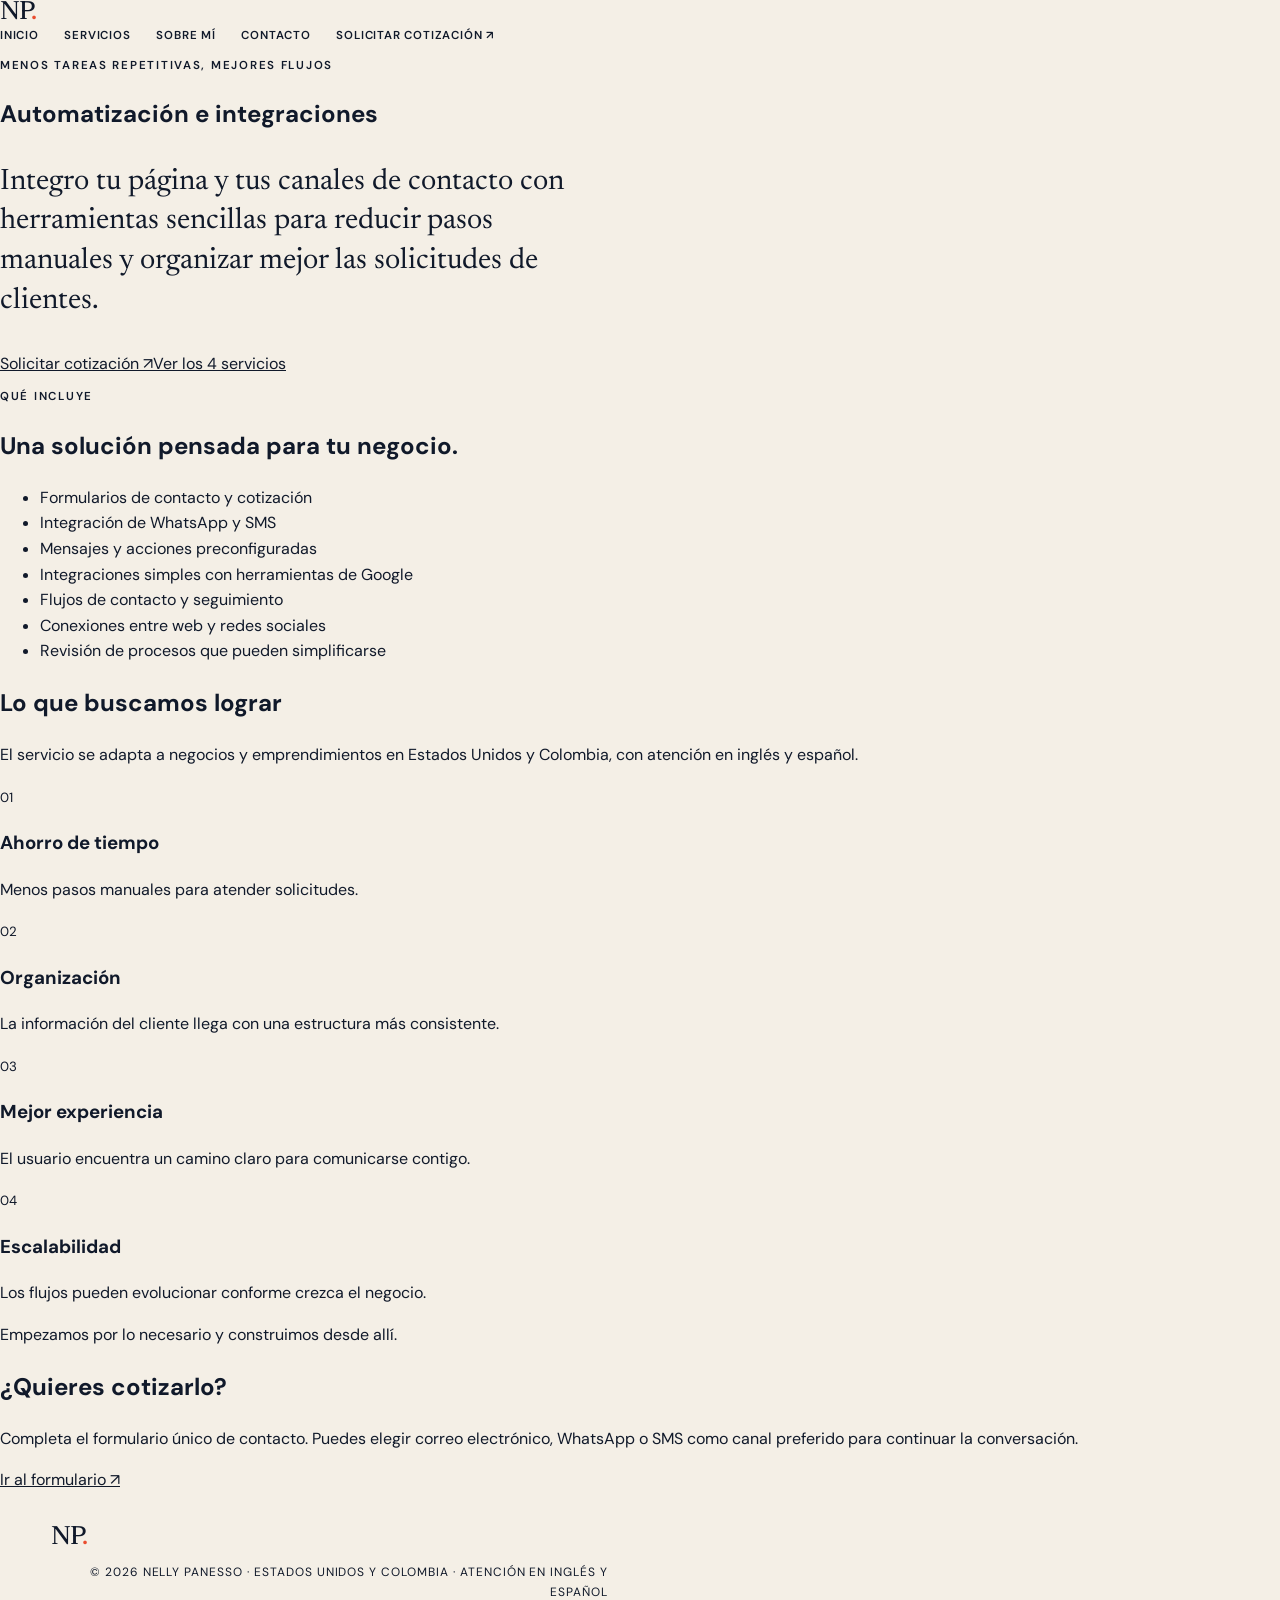
<file: automation.html>
<!doctype html><html lang="es"><head><meta charset="utf-8"><meta name="viewport" content="width=device-width,initial-scale=1"><title>Automatización e integraciones — Nelly Panesso</title><meta name="description" content="Integro tu página y tus canales de contacto con herramientas sencillas para reducir pasos manuales y organizar mejor las solicitudes de clientes."><link rel="preconnect" href="https://fonts.googleapis.com"><link rel="preconnect" href="https://fonts.gstatic.com" crossorigin><link href="https://fonts.googleapis.com/css2?family=DM+Sans:wght@400;500;600;700&family=Newsreader:opsz,wght@6..72,400;6..72,500&display=swap" rel="stylesheet"><link rel="stylesheet" href="assets/styles.css"></head><body><header class="top"><div class="wrap"><a class="brand" href="index.html">NP<span>.</span></a><button class="menu" aria-expanded="false" aria-label="Abrir menú">Menú</button><nav><a href="index.html">Inicio</a><a href="index.html#servicios">Servicios</a><a href="about.html">Sobre mí</a><a href="contact.html#cotizacion">Contacto</a><a class="nav-cta" href="contact.html#cotizacion">Solicitar cotización ↗</a></nav></div></header><main><section class="page-hero"><div class="wrap"><p class="eyebrow">Menos tareas repetitivas, mejores flujos</p><h1>Automatización e integraciones</h1><p class="lede">Integro tu página y tus canales de contacto con herramientas sencillas para reducir pasos manuales y organizar mejor las solicitudes de clientes.</p><div class="actions"><a class="button" href="contact.html?service=automation#cotizacion">Solicitar cotización ↗</a><a class="button alt" href="index.html#servicios">Ver los 4 servicios</a></div></div></section><section><div class="wrap split"><div><p class="eyebrow">Qué incluye</p><h2>Una solución pensada para tu negocio.</h2></div><div><ul class="checklist"><li>Formularios de contacto y cotización</li><li>Integración de WhatsApp y SMS</li><li>Mensajes y acciones preconfiguradas</li><li>Integraciones simples con herramientas de Google</li><li>Flujos de contacto y seguimiento</li><li>Conexiones entre web y redes sociales</li><li>Revisión de procesos que pueden simplificarse</li></ul></div></div></section><section><div class="wrap"><div class="section-head"><h2>Lo que buscamos lograr</h2><p>El servicio se adapta a negocios y emprendimientos en Estados Unidos y Colombia, con atención en inglés y español.</p></div><div class="cards"><article class="card"><small>01</small><h3>Ahorro de tiempo</h3><p>Menos pasos manuales para atender solicitudes.</p></article><article class="card"><small>02</small><h3>Organización</h3><p>La información del cliente llega con una estructura más consistente.</p></article><article class="card"><small>03</small><h3>Mejor experiencia</h3><p>El usuario encuentra un camino claro para comunicarse contigo.</p></article><article class="card"><small>04</small><h3>Escalabilidad</h3><p>Los flujos pueden evolucionar conforme crezca el negocio.</p></article></div></div></section><section><div class="wrap split"><div class="quote">Empezamos por lo necesario y construimos desde allí.</div><div class="contact-box"><h2>¿Quieres cotizarlo?</h2><p>Completa el formulario único de contacto. Puedes elegir correo electrónico, WhatsApp o SMS como canal preferido para continuar la conversación.</p><a class="button" href="contact.html?service=automation#cotizacion">Ir al formulario ↗</a></div></div></section></main><footer class="footer"><div class="wrap"><a class="brand" href="index.html">NP<span>.</span></a><p>© <span id="year"></span> Nelly Panesso · Estados Unidos y Colombia · Atención en inglés y español</p></div></footer><script src="assets/site.js"></script></body></html>
</file>
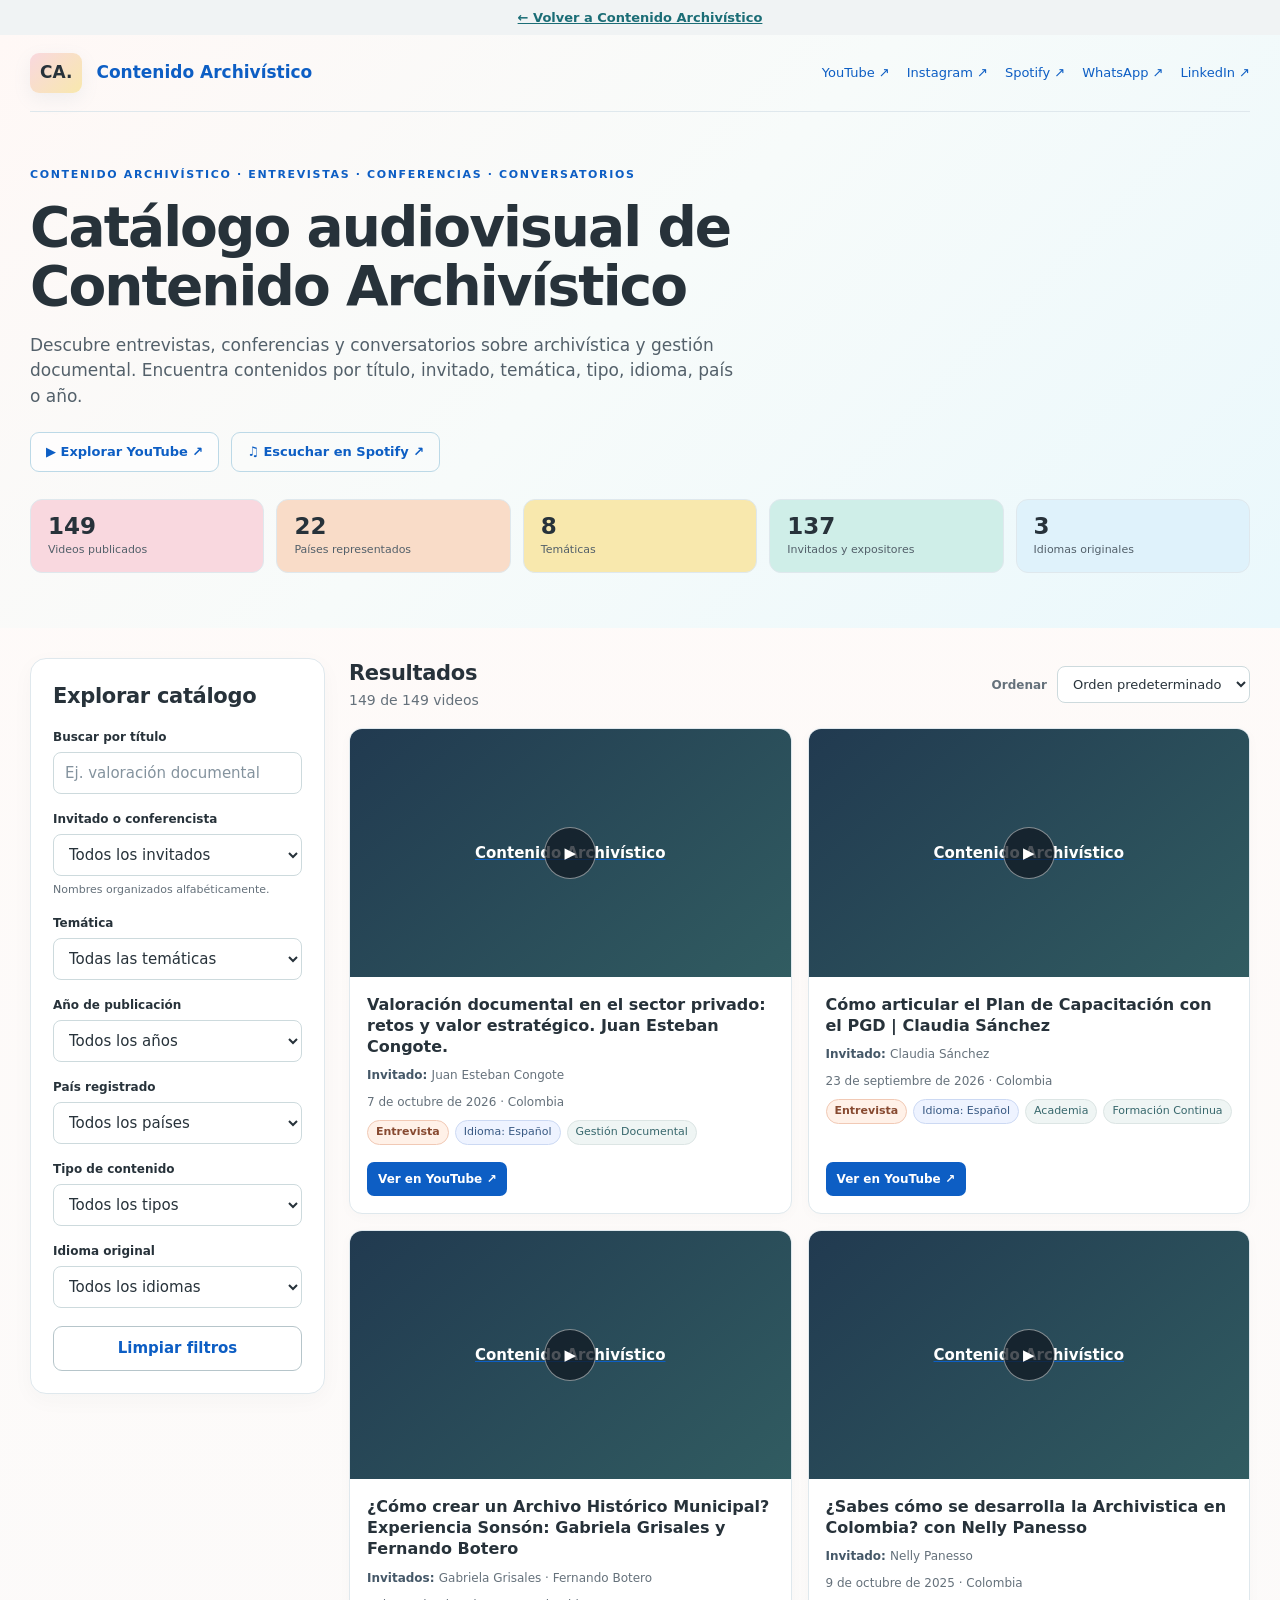
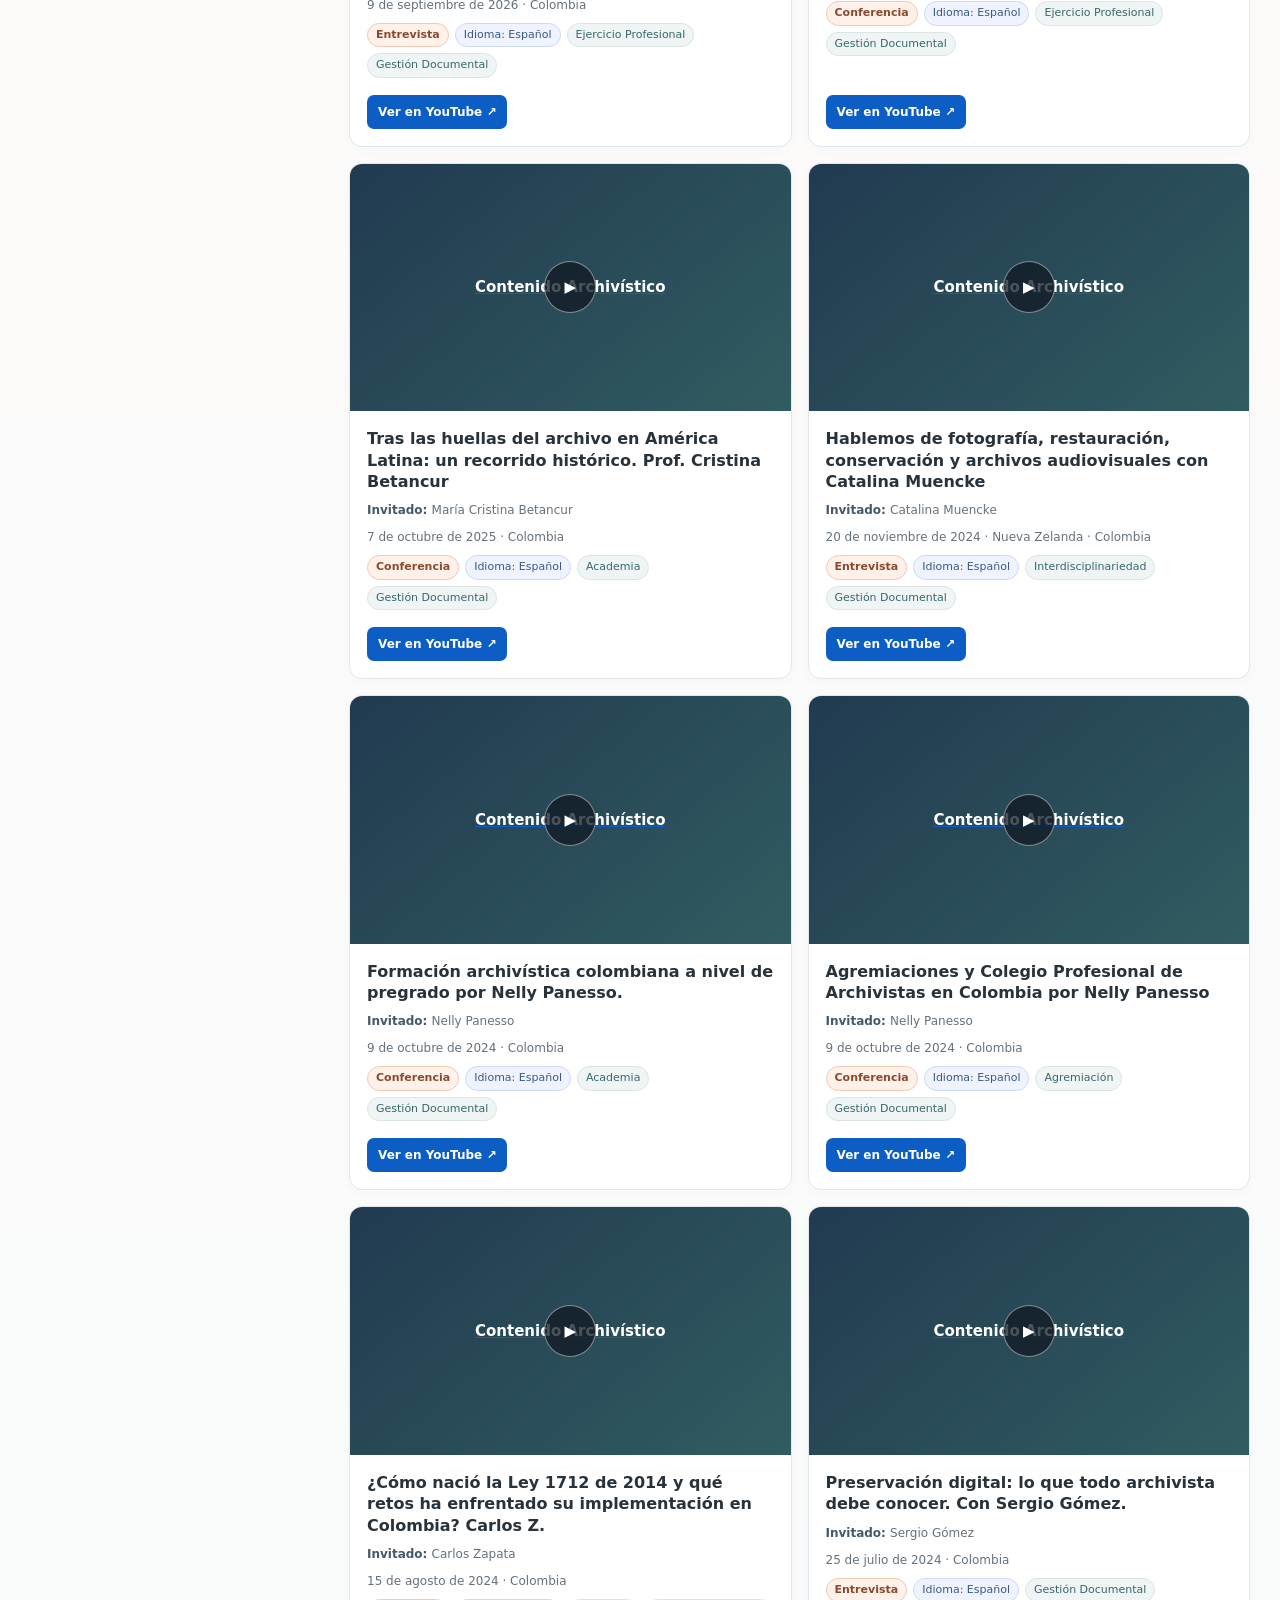
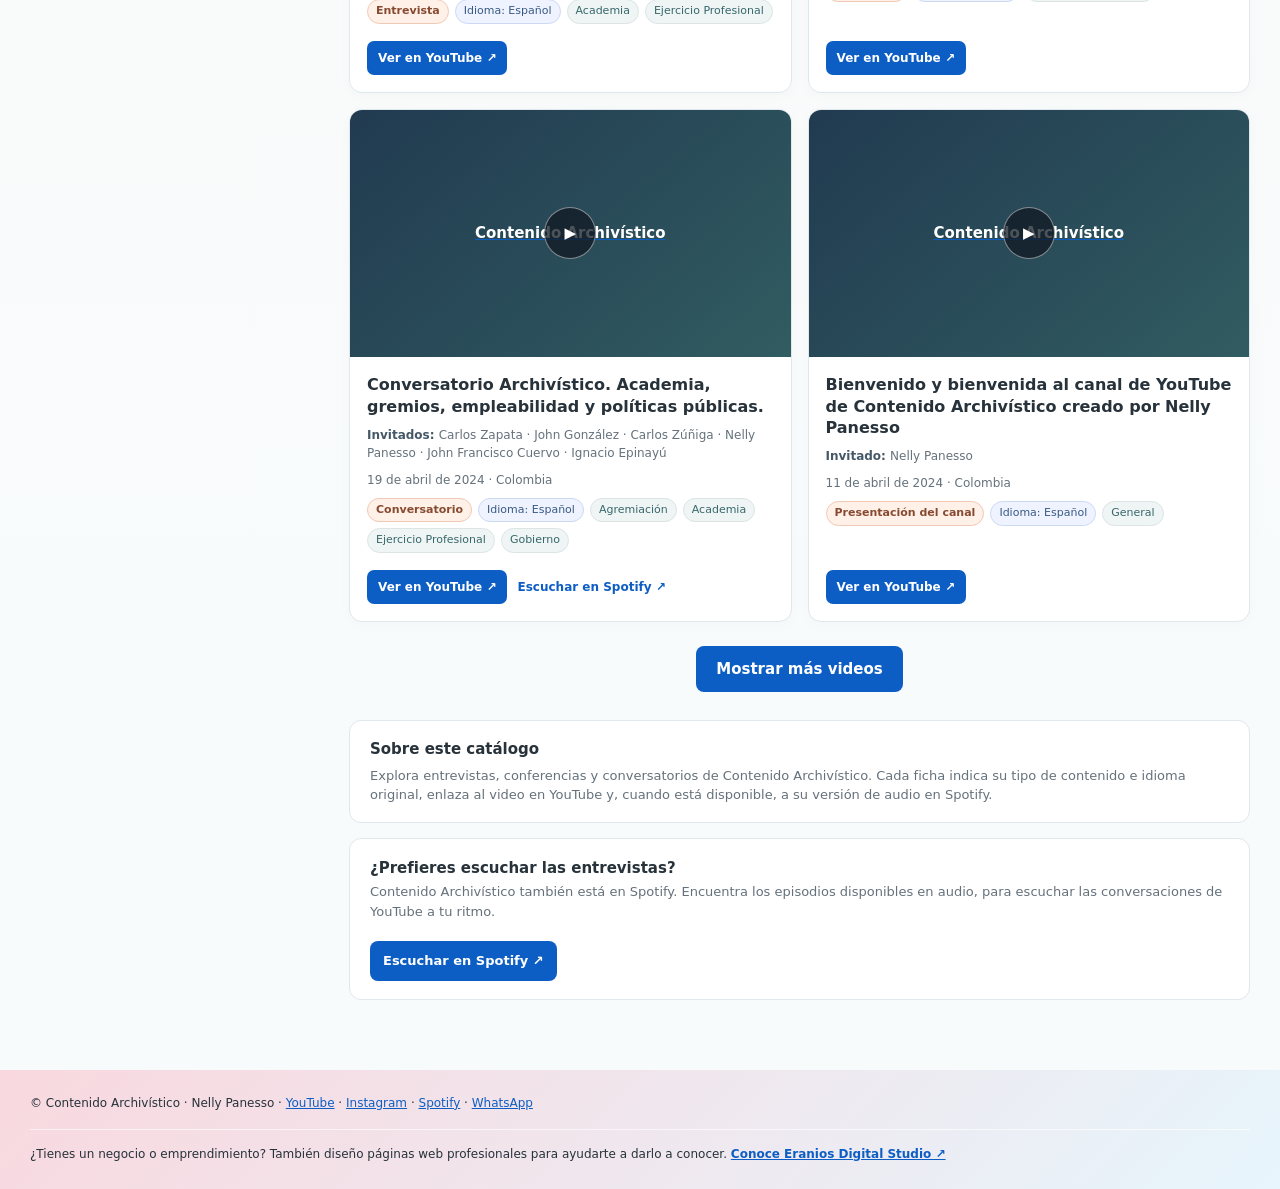
<file: biblioteca.html>
<!doctype html>
<html lang="es">
<head>
  <meta charset="utf-8">
  <meta name="viewport" content="width=device-width, initial-scale=1">
  <meta http-equiv="refresh" content="0; url=catalogo-audiovisual.html">
  <link rel="canonical" href="catalogo-audiovisual.html">
  <title>Catálogo audiovisual | Contenido Archivístico</title>
</head>
<body>
  <p>Este contenido ahora se encuentra en el <a href="catalogo-audiovisual.html">Catálogo audiovisual de Contenido Archivístico</a>.</p>
</body>
</html>
</file>
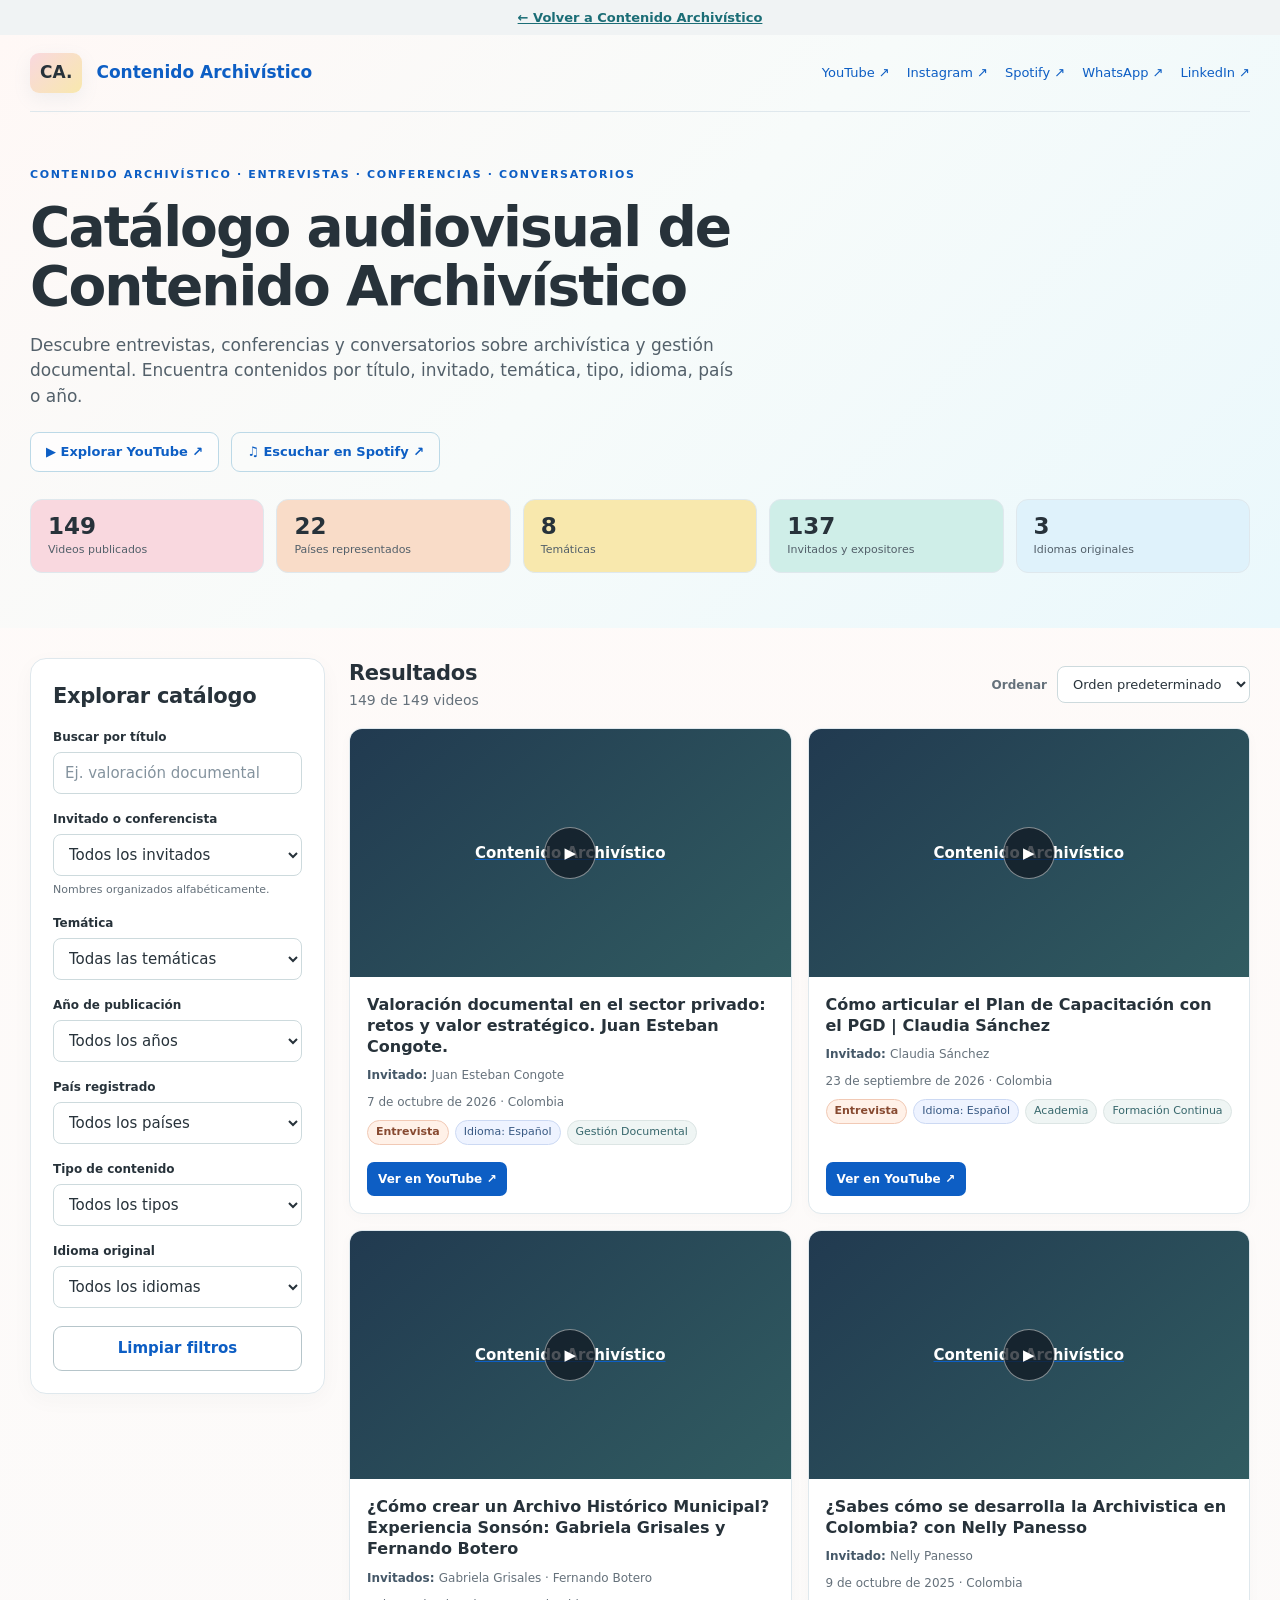
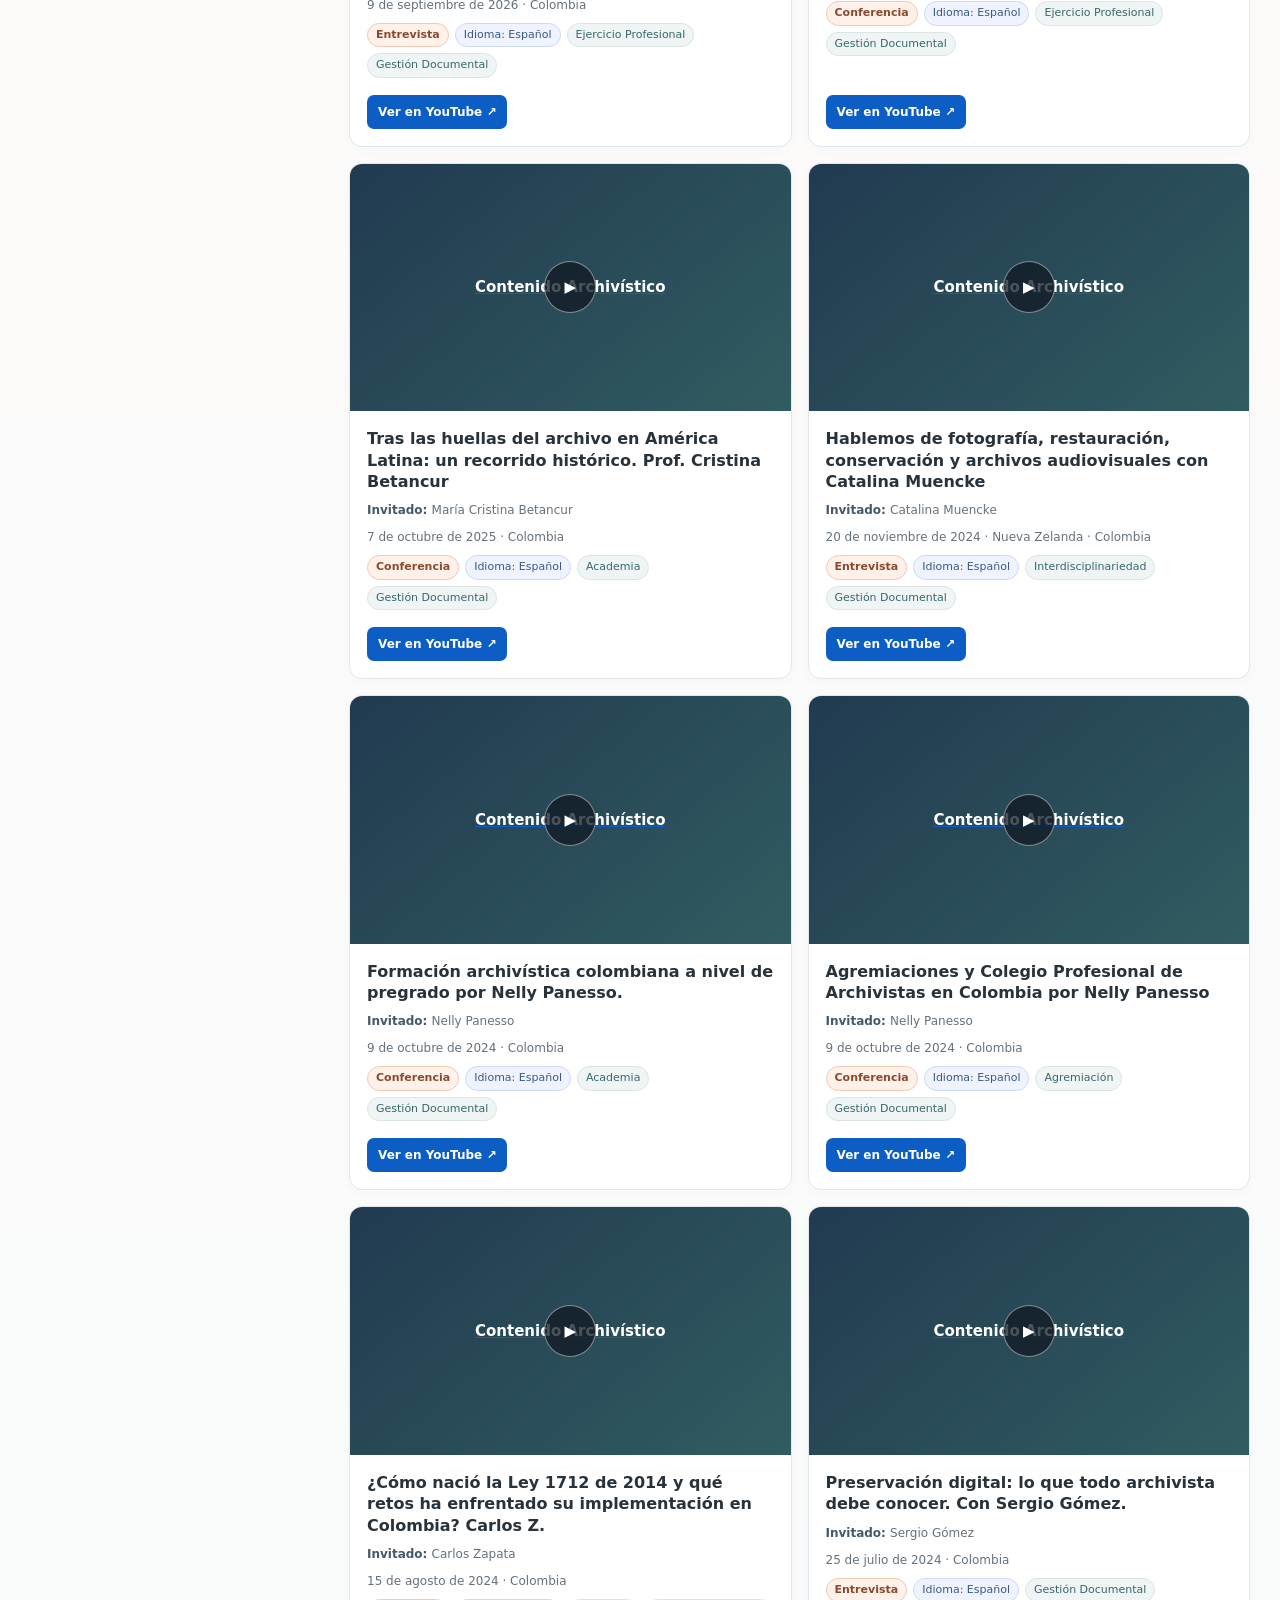
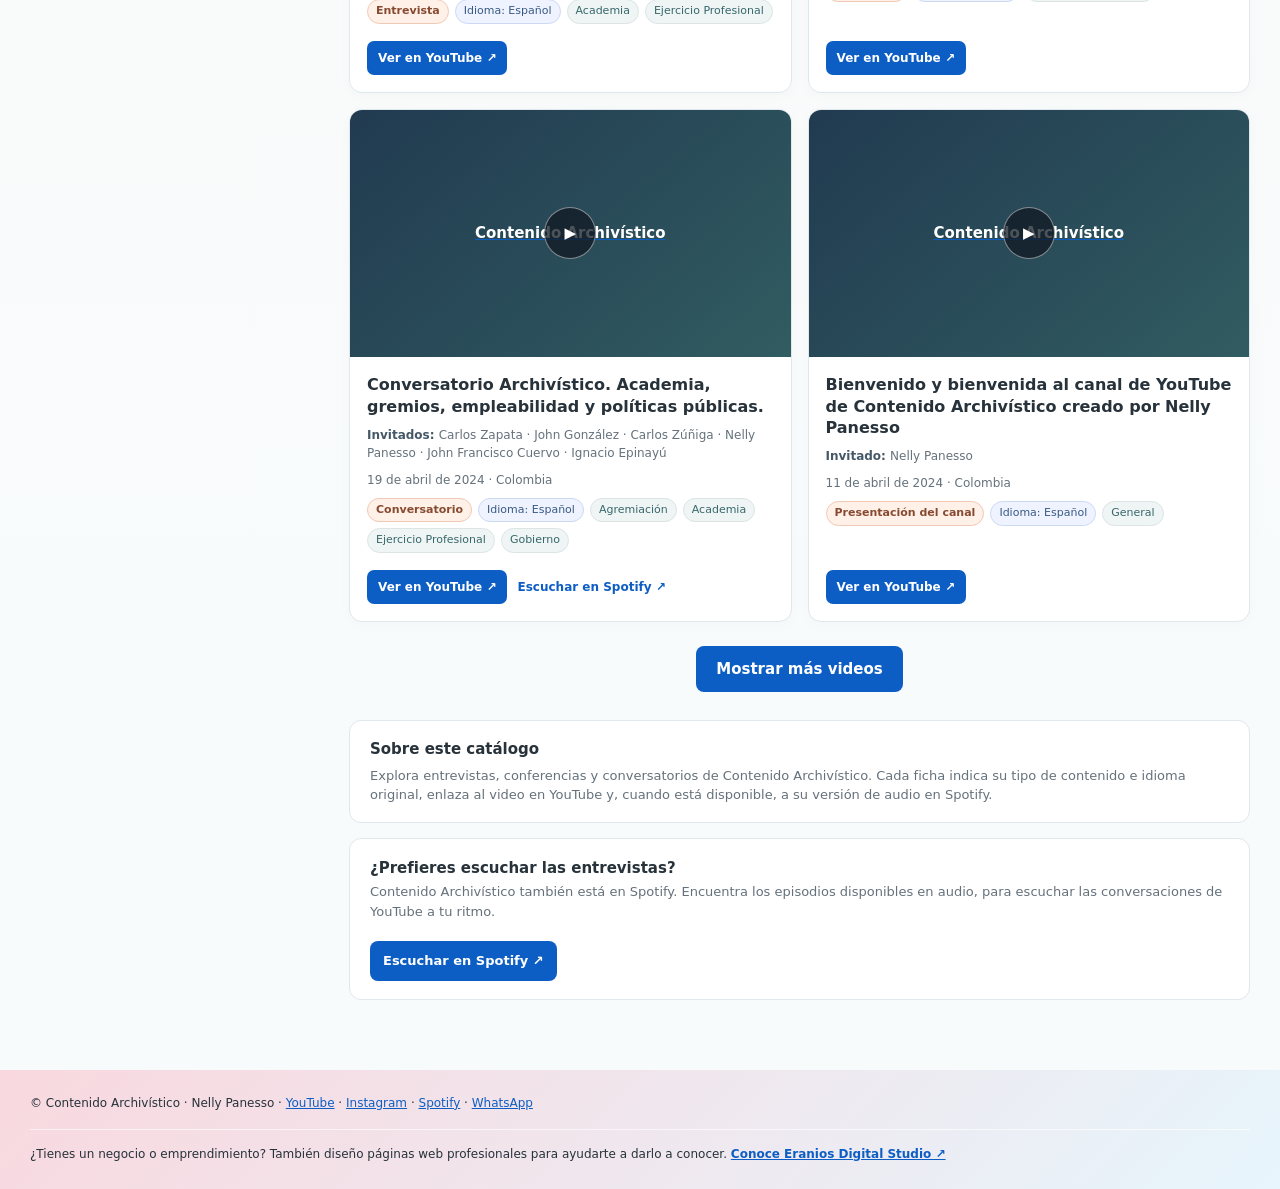
<file: catalogo-audiovisual.html>
<!doctype html>
<html lang="es">
<head>
<meta charset="utf-8">
<meta name="viewport" content="width=device-width, initial-scale=1">
<meta name="theme-color" content="#17293a">
<title>Catálogo audiovisual | Contenido Archivístico — Nelly Panesso</title>
<meta name="description" content="Explora entrevistas, conferencias y conversatorios de Contenido Archivístico. Busca por título, invitado, temática, tipo de contenido, idioma, país y año de publicación.">
<style>
:root {color-scheme:light;--navy:#17293a;--ink:#203244;--muted:#657587;--teal:#1b6d76;--line:#dce5e8;--paper:#f5f7f7;--white:#fff}
* {box-sizing:border-box}
html {scroll-behavior:smooth}
body {margin:0;background:var(--paper);color:var(--ink);font:15px/1.5 system-ui,-apple-system,"Segoe UI",Arial,sans-serif}
a {color:var(--teal)}
.top {background:var(--navy);color:#fff}
.container {width:min(1220px,calc(100% - 36px));margin:0 auto}
.nav {display:flex;align-items:center;justify-content:space-between;gap:20px;padding:18px 0;border-bottom:1px solid #ffffff25}
.brand {display:flex;align-items:center;gap:14px;text-decoration:none;color:#fff;font-weight:750;font-size:17px}
.brandmark {background:#e6e7d8;color:var(--navy);border-radius:9px;padding:7px 10px;font-weight:800}
.navlink {text-decoration:none;color:#eff6f5;font-size:13px}
.social-nav {display:flex;align-items:center;gap:17px;flex-wrap:wrap}
.social-nav a:hover {text-decoration:underline}
.hero-social {display:flex;flex-wrap:wrap;align-items:center;gap:12px;margin-top:23px}
.hero-social a {display:inline-flex;align-items:center;justify-content:center;text-decoration:none;color:white;border:1px solid #ffffff65;border-radius:9px;padding:9px 15px;font-size:13px;font-weight:750}
.hero-social a:hover {background:#ffffff20}
.hero-social a.instagram {background:#ffffff16}
.social-promo {margin-top:15px;border:1px solid var(--line);background:white;border-radius:12px;padding:18px 20px;display:flex;align-items:center;justify-content:space-between;gap:20px;flex-wrap:wrap}
.social-promo p {margin:3px 0 0;color:var(--muted);font-size:13px}
.social-promo a {display:inline-flex;white-space:nowrap;text-decoration:none;color:white!important;background:var(--teal);padding:10px 13px;border-radius:8px;font-size:13px;font-weight:750}
.hero {padding:50px 0 55px}
.eyebrow {font-size:11px;letter-spacing:.15em;text-transform:uppercase;color:#b7d3d2;font-weight:800}
h1 {font-size:clamp(29px,4.7vw,55px);line-height:1.08;letter-spacing:-.035em;margin:14px 0 16px;max-width:900px}
.lead {font-size:17px;max-width:710px;color:#d4e0e7;margin:0}
.numbers {display:grid;grid-template-columns:repeat(5,minmax(0,1fr));gap:12px;margin-top:27px}
.number {background:#ffffff12;border:1px solid #ffffff25;border-radius:12px;padding:13px 17px;min-width:0}
.number b {display:block;font-size:23px;line-height:1.2}
.number span {display:block;font-size:11px;color:#cad9e0;margin-top:2px}
.main {padding:30px 0 70px}
.workspace {display:grid;grid-template-columns:minmax(235px,295px) minmax(0,1fr);gap:24px;align-items:start}
.filters {background:#fff;border:1px solid var(--line);border-radius:16px;padding:22px;box-shadow:0 6px 22px #25394808}
h2 {font-size:21px;letter-spacing:-.015em;margin:0}
.label {display:block;font-size:12px;font-weight:720;margin:16px 0 6px}
input,select {width:100%;height:42px;background:#fff;border:1px solid #cddadd;padding:0 11px;border-radius:8px;color:var(--ink);font:inherit}
input:focus, select:focus {outline:3px solid #56a7a741;border-color:var(--teal)}
input::placeholder {color:#84939e}
select:disabled {color:#95a0a6;background:#f3f4f3}
.hint {font-size:11px;color:var(--muted);margin:6px 0 0;line-height:1.45}
.notice {background:#eff4f3;border-left:3px solid #397a7a;color:#456271;padding:12px 13px;border-radius:4px 8px 8px 4px;font-size:12px;margin-top:20px}
.reset {width:100%;background:#fff;border:1px solid #b6c5ca;border-radius:9px;padding:10px;margin-top:18px;cursor:pointer;font:inherit;font-weight:700;color:var(--teal)}
.content-top {display:flex;align-items:center;justify-content:space-between;gap:12px;margin-bottom:16px;flex-wrap:wrap}
.count {font-size:14px;color:var(--muted)}
.sort {display:flex;align-items:center;gap:10px;font-size:12px;color:var(--muted);font-weight:700}
.sort select {width:auto;min-width:145px;height:37px;font-weight:500;font-size:13px}
.cards {display:grid;grid-template-columns:repeat(2,minmax(0,1fr));gap:16px}
.card {background:var(--white);border-radius:13px;overflow:hidden;border:1px solid var(--line);display:flex;flex-direction:column;box-shadow:0 3px 14px #192d3c06}
.thumb {display:block;position:relative;aspect-ratio:16/9;background:linear-gradient(140deg,#213a50,#315c61);overflow:hidden}
.thumb img {display:block;width:100%;height:100%;object-fit:cover}
.play {position:absolute;left:50%;top:50%;transform:translate(-50%,-50%);background:#101922bf;color:white;border:1px solid #ffffff77;font-size:15px;border-radius:50%;height:52px;width:52px;display:flex;align-items:center;justify-content:center}
.thumb-fallback {display:flex;align-items:center;justify-content:center;width:100%;height:100%;padding:14px;color:white;text-align:center;font-weight:750}
.body {padding:17px;display:flex;flex-direction:column;gap:9px;flex:1}
.title {font-size:16px;font-weight:740;color:var(--ink);line-height:1.33;text-decoration:none}
.title:hover {text-decoration:underline;color:var(--teal)}
.meta {font-size:12px;color:var(--muted)}
.meta b {color:#455868;font-weight:720}
.tags {display:flex;flex-wrap:wrap;gap:6px}
.tag {display:inline-block;border:1px solid #dce5e4;background:#eff5f4;color:#37676c;border-radius:24px;padding:3px 8px;font-size:11px}
.tag.missing {background:#f8f8f5;color:#748187;border-color:#e6e7e4}
.tag.type {background:#fff1e8;border-color:#f1c9b5;color:#874a31;font-weight:720}
.tag.language {background:#eef3ff;border-color:#ccd9f3;color:#385983}
.links {margin-top:auto;padding-top:8px;display:flex;flex-wrap:wrap;gap:10px;align-items:center}
.links a {text-decoration:none;font-size:12px;font-weight:750}
.youtube {background:var(--navy);border-radius:7px;padding:8px 11px;color:white!important}
.empty {background:#fff;border:1px dashed #c9d5d9;border-radius:13px;text-align:center;padding:45px 20px}
.loadmore {padding:12px 20px;display:block;margin:24px auto 0;background:var(--navy);border-radius:8px;color:white;border:0;font:inherit;cursor:pointer;font-weight:700}
.bottom {margin-top:28px;padding:17px 20px;border:1px solid var(--line);border-radius:12px;background:#fff}
.bottom p {margin:5px 0 0;color:var(--muted);font-size:13px}
.footer {background:var(--navy);color:#dbe6e9;padding:24px 0;font-size:12px}
.footer a {color:#dbe6e9}
.footer .eranios-promo{border-top:1px solid #ffffff45;margin-top:17px;padding-top:15px;line-height:1.65}
.footer .eranios-promo a{font-weight:750}
@media(max-width:860px) {.numbers{grid-template-columns:repeat(2,minmax(0,1fr))}.workspace {grid-template-columns:1fr}.filters{padding:17px}.filtergrid{display:grid;grid-template-columns:repeat(2,minmax(0,1fr));gap:0 14px}}
@media(max-width:600px) {.container{width:min(100% - 28px,1220px)}.hero{padding:35px 0 38px}.numbers{gap:8px}.number{flex:1;min-width:110px}.cards{grid-template-columns:1fr}.filtergrid{grid-template-columns:1fr}.navlink{font-size:11px}}
/* IDENTIDAD PASTEL DE CONTENIDO ARCHIVÍSTICO */
:root{--navy:#0d5ec4;--ink:#27323a;--muted:#65717b;--teal:#0d5ec4;--line:#dfe8ed;--paper:#fffaf8;--white:#fff}
body{background:linear-gradient(180deg,#fffaf8 0%,#f7fbfc 100%);color:var(--ink)}
.top{background:linear-gradient(135deg,#fff8f6 0%,#f7fbfa 48%,#eaf8fc 100%);color:var(--ink)}
.nav{border-bottom-color:#dfe8ed}
.brand{color:#0d5ec4}
.brandmark{background:linear-gradient(135deg,#f9d8df,#f8e8ad);color:#27323a;box-shadow:0 6px 18px #7e9aac1c}
.navlink{color:#0d5ec4}
.eyebrow{color:#0d5ec4}
.lead{color:#53606a}
.hero-social a{color:#0d5ec4;border-color:#bcd9e7;background:#ffffffb8}
.hero-social a:hover{background:#fff;color:#084b9e}
.number{color:#27323a;border-color:#dfe8ed}
.number:nth-child(1){background:#f9d8df}
.number:nth-child(2){background:#f9dcc8}
.number:nth-child(3){background:#f8e8ad}
.number:nth-child(4){background:#cfeee8}
.number:nth-child(5){background:#dff2fb}
.number span{color:#53606a}
.youtube,.loadmore{background:#0d5ec4}
.footer{background:linear-gradient(135deg,#f9d8df,#e7f5fc);color:#27323a}
.footer a{color:#0d5ec4}
.footer .eranios-promo{border-top-color:#ffffffaa}
input:focus,select:focus{outline-color:#9edbd366;border-color:#0d5ec4}
.social-promo a{background:#0d5ec4}

</style>
</head>
<body><div style="background:#f0f3f4;padding:10px 18px;text-align:center;font:600 13px system-ui,sans-serif"><a href="contenido-archivistico.html" style="color:#1b6d76;text-decoration:underline">← Volver a Contenido Archivístico</a></div>
<header class="top">
 <div class="container">
  <nav class="nav"><a class="brand" href="catalogo-audiovisual.html" aria-label="Contenido Archivístico, catálogo audiovisual"><span class="brandmark">CA.</span><span>Contenido Archivístico</span></a><div class="social-nav"><a class="navlink" href="https://www.youtube.com/@Contenidoarchivistico" target="_blank" rel="noopener noreferrer">YouTube ↗</a><a class="navlink" href="https://www.instagram.com/contenidoarchivistico/" target="_blank" rel="noopener noreferrer">Instagram ↗</a><a class="navlink" href="https://open.spotify.com/show/4ZFmK2MI6AqsVGSVB5mVos" target="_blank" rel="noopener noreferrer">Spotify ↗</a><a class="navlink" href="https://whatsapp.com/channel/0029Var2Mly0VycOC7sT243K" target="_blank" rel="noopener noreferrer">WhatsApp ↗</a><a class="navlink" href="https://www.linkedin.com/groups/41408131/" target="_blank" rel="noopener noreferrer" title="Grupo público de Contenido Archivístico">LinkedIn ↗</a></div></nav>
  <section class="hero"><span class="eyebrow">Contenido Archivístico · Entrevistas · conferencias · conversatorios</span><h1>Catálogo audiovisual de Contenido Archivístico</h1><p class="lead">Descubre entrevistas, conferencias y conversatorios sobre archivística y gestión documental. Encuentra contenidos por título, invitado, temática, tipo, idioma, país o año.</p>
  <div class="hero-social"><a href="https://www.youtube.com/@Contenidoarchivistico" target="_blank" rel="noopener noreferrer">▶ Explorar YouTube ↗</a><a class="instagram" href="https://open.spotify.com/show/4ZFmK2MI6AqsVGSVB5mVos" target="_blank" rel="noopener noreferrer">♫ Escuchar en Spotify ↗</a></div>
  <div class="numbers"><div class="number"><b id="total">145</b><span>Videos publicados</span></div><div class="number"><b id="country-total">22</b><span>Países representados</span></div><div class="number"><b id="theme-total">8</b><span>Temáticas</span></div><div class="number"><b id="guest-total">137</b><span>Invitados y expositores</span></div><div class="number"><b id="language-total">3</b><span>Idiomas originales</span></div></div>
  </section>
 </div>
</header>
<main class="main container">
 <div class="workspace">
  <aside class="filters" aria-label="Filtros de búsqueda">
   <h2>Explorar catálogo</h2>
   <div class="filtergrid">
    <div><label class="label" for="query">Buscar por título</label><input id="query" type="search" placeholder="Ej. valoración documental" autocomplete="off"></div>
    <div><label class="label" for="guest">Invitado o conferencista</label><select id="guest"><option value="">Todos los invitados</option></select><p class="hint">Nombres organizados alfabéticamente.</p></div>
    <div><label class="label" for="theme">Temática</label><select id="theme"><option value="">Todas las temáticas</option></select></div>
    <div><label class="label" for="year">Año de publicación</label><select id="year"><option value="">Todos los años</option></select></div>
    <div><label class="label" for="country">País registrado</label><select id="country"><option value="">Todos los países</option></select></div>
    <div><label class="label" for="type">Tipo de contenido</label><select id="type"><option value="">Todos los tipos</option></select></div>
    <div><label class="label" for="language">Idioma original</label><select id="language"><option value="">Todos los idiomas</option></select></div>
   </div>
   <button type="button" id="reset" class="reset">Limpiar filtros</button>
   
  </aside>
  <section aria-label="Resultados">
   <div class="content-top"><div><h2>Resultados</h2><span class="count" id="count">Cargando catálogo…</span></div><label class="sort" for="sort">Ordenar <select id="sort"><option value="">Orden predeterminado</option><option value="newest">Más recientes</option><option value="oldest">Más antiguos</option><option value="title">Título A–Z</option></select></label></div>
   <div class="cards" id="results"></div>
   <button id="loadmore" class="loadmore" type="button" hidden>Mostrar más videos</button>
   <div class="bottom"><b>Sobre este catálogo</b><p>Explora entrevistas, conferencias y conversatorios de Contenido Archivístico. Cada ficha indica su tipo de contenido e idioma original, enlaza al video en YouTube y, cuando está disponible, a su versión de audio en Spotify.</p></div>
   <div class="social-promo"><div><b>¿Prefieres escuchar las entrevistas?</b><p>Contenido Archivístico también está en Spotify. Encuentra los episodios disponibles en audio, para escuchar las conversaciones de YouTube a tu ritmo.</p></div><a href="https://open.spotify.com/show/4ZFmK2MI6AqsVGSVB5mVos" target="_blank" rel="noopener noreferrer">Escuchar en Spotify ↗</a></div>
  </section>
 </div>
</main>
<footer class="footer"><div class="container">© Contenido Archivístico · Nelly Panesso · <a href="https://www.youtube.com/@Contenidoarchivistico" target="_blank" rel="noopener noreferrer">YouTube</a> · <a href="https://www.instagram.com/contenidoarchivistico/" target="_blank" rel="noopener noreferrer">Instagram</a> · <a href="https://open.spotify.com/show/4ZFmK2MI6AqsVGSVB5mVos" target="_blank" rel="noopener noreferrer">Spotify</a> · <a href="https://whatsapp.com/channel/0029Var2Mly0VycOC7sT243K" target="_blank" rel="noopener noreferrer">WhatsApp</a></div><div class="container eranios-promo">¿Tienes un negocio o emprendimiento? También diseño páginas web profesionales para ayudarte a darlo a conocer. <a href="https://eranios.com/" target="_blank" rel="noopener noreferrer">Conoce Eranios Digital Studio ↗</a></div></footer>
<script>
'use strict';
const VIDEOS=[{"id":1,"titulo_original":"Bienvenido y bienvenida al canal de YouTube de Contenido Archivístico creado por Nelly Panesso","titulo_propuesto":"Conoce el canal Contenido Archivístico de Nelly Panesso","invitados":["Nelly Panesso"],"temas":["General"],"paises":["Colombia"],"fecha":"2024-04-11","anio":2024,"youtube":"https://youtu.be/h-ChudzbiWA","video_id":"h-ChudzbiWA","spotify":null,"tipo":"Presentación del canal","miniatura_nueva":true,"idioma":"Español"},{"id":2,"titulo_original":"¿Qué es ASEIBI y cómo un archivista puede vincularse? Leidi Andrea Giraldo Murillo nos cuenta.","titulo_propuesto":"¿Qué es ASEIBI y cómo unirte? Guía con Leidi Giraldo","invitados":["Leidi Andrea Giraldo Murrillo"],"temas":["Agremiación"],"paises":["Colombia"],"fecha":"2024-04-11","anio":2024,"youtube":"https://youtu.be/mN6kMgpHGls","video_id":"mN6kMgpHGls","spotify":"https://open.spotify.com/episode/099FGRW72a7PBC1oVf3SuT?si=433f99ecf6c947c7","tipo":"Conferencia","miniatura_nueva":false,"idioma":"Español"},{"id":3,"titulo_original":"Conversatorio Archivístico. Academia, gremios, empleabilidad y políticas públicas.","titulo_propuesto":"Archivística hoy: academia, empleo, gremio y políticas públicas","invitados":["Carlos Zapata","John González","Carlos Zúñiga","Nelly Panesso","John Francisco Cuervo","Ignacio Epinayú"],"temas":["Agremiación","Academia","Ejercicio Profesional","Gobierno"],"paises":["Colombia"],"fecha":"2024-04-19","anio":2024,"youtube":"https://youtu.be/8M6PoJ9WrFk","video_id":"8M6PoJ9WrFk","spotify":"https://open.spotify.com/episode/05tLSOxVd7cOwTajNWNGV8?si=RRgeInhYTFOj-CoJrFu_HQ","tipo":"Conversatorio","miniatura_nueva":true,"idioma":"Español"},{"id":4,"titulo_original":"¿Qué es la Mesa Sectorial de Gestión Documental y cómo nos podemos vincular? Ana Leyda nos cuenta.","titulo_propuesto":"Mesa Sectorial de Gestión Documental: cómo participar","invitados":["Ana Leyda Gómez de Echeverri"],"temas":["Academia","Agremiación"],"paises":["Colombia"],"fecha":"2024-04-23","anio":2024,"youtube":"https://youtu.be/Rwjw5JnNebY","video_id":"Rwjw5JnNebY","spotify":null,"tipo":"Conferencia","miniatura_nueva":false,"idioma":"Español"},{"id":5,"titulo_original":"Historia de Edin Gutiérrez Archivista de la Universidad de Antioquia y creador de nosonpapeles.com","titulo_propuesto":"De archivista a creador digital: la historia de Edin Gutiérrez","invitados":["Edin Gutiérrez"],"temas":["Ejercicio Profesional"],"paises":["Colombia"],"fecha":"2024-04-24","anio":2024,"youtube":"https://youtu.be/UQNSmKHCAjg","video_id":"UQNSmKHCAjg","spotify":null,"tipo":"Entrevista","miniatura_nueva":false,"idioma":"Español"},{"id":6,"titulo_original":"¿Qué es la SCA y cómo un archivista puede vincularse? Francia Elena González Cano nos cuenta.","titulo_propuesto":"SCA: qué es y cómo vincularte como archivista","invitados":["Francia Elena González Cano"],"temas":["Agremiación"],"paises":["Colombia"],"fecha":"2024-04-25","anio":2024,"youtube":"https://youtu.be/ansb93ZunoY","video_id":"ansb93ZunoY","spotify":null,"tipo":"Conferencia","miniatura_nueva":false,"idioma":"Español"},{"id":7,"titulo_original":"¿Archivística e Inglés? Cristina Betancur, Yimi Acevedo y Ricardo Uribe comparten sus experiencias.","titulo_propuesto":"Archivística e inglés: experiencias que abren oportunidades","invitados":["Yimi Acevedo","Ricardo Uribe","María Cristina Betancur"],"temas":["Academia"],"paises":["Colombia"],"fecha":"2024-04-30","anio":2024,"youtube":"https://youtu.be/n0_niGlxWKs","video_id":"n0_niGlxWKs","spotify":null,"tipo":"Conversatorio","miniatura_nueva":false,"idioma":"Español"},{"id":8,"titulo_original":"Historia de Edwin Porras Archivista e Historiador de la Universidad Industrial de Santander","titulo_propuesto":"Ser archivista e historiador: la trayectoria de Edwin Porras","invitados":["Edwin Porras"],"temas":["Ejercicio Profesional"],"paises":["Colombia"],"fecha":"2024-05-02","anio":2024,"youtube":"https://youtu.be/PdlGjl9dbcc","video_id":"PdlGjl9dbcc","spotify":null,"tipo":"Entrevista","miniatura_nueva":false,"idioma":"Español"},{"id":9,"titulo_original":"¿Sabías que LinkedIn puede ser tu vitrina profesional? Manuel Aguirre comparte unas recomendaciones.","titulo_propuesto":"LinkedIn para archivistas: convierte tu perfil en oportunidad","invitados":["Manuel Aguirre"],"temas":["Ejercicio Profesional"],"paises":["Colombia"],"fecha":"2024-05-07","anio":2024,"youtube":"https://youtu.be/_e8njS4KiAc","video_id":"_e8njS4KiAc","spotify":null,"tipo":"Conferencia","miniatura_nueva":false,"idioma":"Español"},{"id":10,"titulo_original":"¿Quieres certificar tus competencias laborales y no sabes cómo hacerlo? Marlon Morales nos cuenta.","titulo_propuesto":"Certifica tus competencias laborales: guía para archivistas","invitados":["Marlon Morales"],"temas":["Formación Continua"],"paises":["Colombia"],"fecha":"2024-05-09","anio":2024,"youtube":"https://youtu.be/zakiFEKALss","video_id":"zakiFEKALss","spotify":null,"tipo":"Entrevista","miniatura_nueva":false,"idioma":"Español"},{"id":11,"titulo_original":"Formación archivística en la Universidad de Antioquia - Colombia por Camilo García Morales","titulo_propuesto":"Estudiar Archivística en la UdeA: todo lo que debes saber","invitados":["Camilo García Morales"],"temas":["Academia"],"paises":["Colombia"],"fecha":"2024-05-14","anio":2024,"youtube":"https://youtu.be/uL-9Zxz1rMc","video_id":"uL-9Zxz1rMc","spotify":null,"tipo":"Entrevista","miniatura_nueva":false,"idioma":"Español"},{"id":12,"titulo_original":"Formación Archivística en la Universidad de Manizales - Colombia por Ricardo Uribe","titulo_propuesto":"Archivística en la Universidad de Manizales: una mirada desde dentro","invitados":["Ricardo Uribe"],"temas":["Academia"],"paises":["Colombia"],"fecha":"2024-05-16","anio":2024,"youtube":"https://youtu.be/H20zMQzI65Q","video_id":"H20zMQzI65Q","spotify":null,"tipo":"Entrevista","miniatura_nueva":false,"idioma":"Español"},{"id":13,"titulo_original":"Would you like to know about Archival Science in UAE? Archivist Adel Tamim tell us about that","titulo_propuesto":"Archival Science in the UAE: Insights with Adel Tamim","invitados":["Adel Tamin"],"temas":["Ejercicio Profesional"],"paises":["Los Emiratos Árabes","Colombia"],"fecha":"2024-05-21","anio":2024,"youtube":"https://youtu.be/GDDDsbL-LLk","video_id":"GDDDsbL-LLk","spotify":null,"tipo":"Entrevista","miniatura_nueva":false,"idioma":"Inglés"},{"id":14,"titulo_original":"Formación archivística SENA por las instructoras pensionadas: Leyda Gómez, Piedad Pinto y Ana Chávez","titulo_propuesto":"Formación archivística en el SENA: voces de sus instructoras","invitados":["Ana Leyda Gómez de Echeverri"],"temas":["Academia"],"paises":["Colombia"],"fecha":"2024-05-23","anio":2024,"youtube":"https://youtu.be/JedF7TWnaww","video_id":"JedF7TWnaww","spotify":null,"tipo":"Entrevista","miniatura_nueva":false,"idioma":"Español"},{"id":15,"titulo_original":"Formación archivística Universidad de La Salle por el Dr Luis Fernando Sierra Escobar","titulo_propuesto":"Estudiar Archivística en La Salle: conversación con Luis Sierra","invitados":["Luis Fernando Sierra Escobar"],"temas":["Academia"],"paises":["Colombia"],"fecha":"2024-05-28","anio":2024,"youtube":"https://youtu.be/2SZjjeB4yik","video_id":"2SZjjeB4yik","spotify":null,"tipo":"Entrevista","miniatura_nueva":false,"idioma":"Español"},{"id":16,"titulo_original":"¿Sabes qué es Alfabetización Archivística y cómo vincularse a este proyecto? Marco Gózar nos cuenta.","titulo_propuesto":"Alfabetización archivística: qué es y cómo sumarte al proyecto","invitados":["Marco Antonio Gózar Llanos"],"temas":["Ejercicio Profesional"],"paises":["Perú"],"fecha":"2024-05-30","anio":2024,"youtube":"https://youtu.be/884BOVPNsLw","video_id":"884BOVPNsLw","spotify":null,"tipo":"Entrevista","miniatura_nueva":false,"idioma":"Español"},{"id":17,"titulo_original":"Historia de Ignacio Epinayú, archivista de la Universidad del Quindío y actual Subdirector del AGN","titulo_propuesto":"De la Universidad del Quindío al AGN: historia de Ignacio Epinayú","invitados":["Ignacio Epinayú"],"temas":["Ejercicio Profesional"],"paises":["Colombia"],"fecha":"2024-06-04","anio":2024,"youtube":"https://youtu.be/AXooPSoMan8","video_id":"AXooPSoMan8","spotify":null,"tipo":"Entrevista","miniatura_nueva":false,"idioma":"Español"},{"id":18,"titulo_original":"Recomendaciones para aplicar Valoración Documental TRD-TVD en Colombia por la archivista Lina Villa","titulo_propuesto":"TRD y TVD en Colombia: claves para una valoración documental efectiva","invitados":["Lina Villa"],"temas":["Gestión Documental"],"paises":["Colombia"],"fecha":"2024-06-06","anio":2024,"youtube":"https://youtu.be/NSRi1dzIwhg","video_id":"NSRi1dzIwhg","spotify":null,"tipo":"Entrevista","miniatura_nueva":false,"idioma":"Español"},{"id":19,"titulo_original":"¿Sabes qué es ACA y cómo un archivista puede vincularse? Pilar Rojas nos cuenta","titulo_propuesto":"ACA: qué es y cómo afiliarte como archivista","invitados":["Pilar Rojas"],"temas":["Agremiación"],"paises":["Colombia"],"fecha":"2024-06-11","anio":2024,"youtube":"https://youtu.be/I1SNtXtMHjY","video_id":"I1SNtXtMHjY","spotify":null,"tipo":"Conferencia","miniatura_nueva":false,"idioma":"Español"},{"id":20,"titulo_original":"¿Sabes qué es el CCA y cómo un archivista puede vincularse? La profesora Mariela Álvarez nos cuenta.","titulo_propuesto":"CCA: conoce el Colegio Colombiano de Archivistas y cómo vincularte","invitados":["Mariela Álvarez"],"temas":["Agremiación"],"paises":["Colombia"],"fecha":"2024-06-13","anio":2024,"youtube":"https://youtu.be/B3K15cS_LAQ","video_id":"B3K15cS_LAQ","spotify":null,"tipo":"Conferencia","miniatura_nueva":false,"idioma":"Español"},{"id":21,"titulo_original":"¿Sabes qué es ASOTOLAR y cómo un archivista puede vincularse? Ludy Ramirez nos cuenta","titulo_propuesto":"ASOTOLAR: qué hace y cómo puedes participar","invitados":["Ludy Ramirez"],"temas":["Agremiación"],"paises":["Colombia"],"fecha":"2024-06-18","anio":2024,"youtube":"https://youtu.be/sqYoEEOJs6E","video_id":"sqYoEEOJs6E","spotify":null,"tipo":"Entrevista","miniatura_nueva":false,"idioma":"Español"},{"id":22,"titulo_original":"Experiencia como Junta Directiva de una Asociación de Archivistas y Bibliotecólogos","titulo_propuesto":"Ser directivo en una asociación de archivistas: experiencia real","invitados":["Oveida Rojas","Jaqueline Rodríguez","Gloria Monroy","Nelly Panesso"],"temas":["Agremiación"],"paises":["Colombia"],"fecha":"2024-06-20","anio":2024,"youtube":"https://youtu.be/J2f1u08AI4k","video_id":"J2f1u08AI4k","spotify":null,"tipo":"Conversatorio","miniatura_nueva":false,"idioma":"Español"},{"id":23,"titulo_original":"¿Sabes qué es la Red de Emprendedoras en Archivística de Latinoamérica (R.E.A.L.)?","titulo_propuesto":"R.E.A.L.: la red que impulsa a emprendedoras en archivística","invitados":["Liliana Winkelman","Leonor Bedoya","Kenya Gudiño","Catherine González","Ileana Rojas","Elizabeth Orrantia"],"temas":["Agremiación"],"paises":[],"fecha":"2024-06-25","anio":2024,"youtube":"https://youtu.be/_fMbnloPFHU","video_id":"_fMbnloPFHU","spotify":null,"tipo":"Conversatorio","miniatura_nueva":false,"idioma":"Español"},{"id":24,"titulo_original":"Experiencia en Gestión Electrónica de Documentos por el archivista Sebastián Rico","titulo_propuesto":"Gestión electrónica de documentos: experiencia y aprendizajes","invitados":["Sebastian Rico"],"temas":["Gestión Documental"],"paises":["Colombia"],"fecha":"2024-06-27","anio":2024,"youtube":"https://youtu.be/JrZdqVsTtDw","video_id":"JrZdqVsTtDw","spotify":null,"tipo":"Conferencia","miniatura_nueva":false,"idioma":"Español"},{"id":25,"titulo_original":"Historia del Dr. Carlos Zapata - Archivista de la Universidad de La Salle","titulo_propuesto":"Carlos Zapata: trayectoria de un referente de la archivística","invitados":["Carlos Zapata"],"temas":["Ejercicio Profesional"],"paises":["Colombia"],"fecha":"2024-07-02","anio":2024,"youtube":"https://youtu.be/epnuMjhJ6gQ","video_id":"epnuMjhJ6gQ","spotify":null,"tipo":"Entrevista","miniatura_nueva":false,"idioma":"Español"},{"id":26,"titulo_original":"¿Sabes cómo articular los Sistemas Integrados de Gestión con la Gestión Documental? Por Oveida Rojas","titulo_propuesto":"Sistemas integrados y gestión documental: cómo conectarlos","invitados":["Oveida Rojas"],"temas":["Interdisciplinariedad","Gestión Documental"],"paises":["Colombia"],"fecha":"2024-07-04","anio":2024,"youtube":"https://youtu.be/0WpW5JBV8zw","video_id":"0WpW5JBV8zw","spotify":null,"tipo":"Conferencia","miniatura_nueva":false,"idioma":"Español"},{"id":27,"titulo_original":"Experiencia en Proyecto de Organización y Conservación de archivos por Ana Leyda Gómez","titulo_propuesto":"Organizar y conservar archivos: experiencia práctica de proyecto","invitados":["Ana Leyda Gómez de Echeverri"],"temas":["Gestión Documental"],"paises":["Colombia"],"fecha":"2024-07-09","anio":2024,"youtube":"https://youtu.be/D7dGnMtd9c8","video_id":"D7dGnMtd9c8","spotify":null,"tipo":"Conferencia","miniatura_nueva":false,"idioma":"Español"},{"id":28,"titulo_original":"Historia de José Luis Vargas Forero, archivista del Tecnológico de Antioquia","titulo_propuesto":"José Luis Vargas: historia de un archivista del Tecnológico de Antioquia","invitados":["José Luis Vargas Forero"],"temas":["Ejercicio Profesional"],"paises":["Colombia"],"fecha":"2024-07-11","anio":2024,"youtube":"https://youtu.be/lSg7ZTTgVIc","video_id":"lSg7ZTTgVIc","spotify":null,"tipo":"Entrevista","miniatura_nueva":false,"idioma":"Español"},{"id":29,"titulo_original":"Trabajo colaborativo entre archivistas de Instituciones de Educación Superior. Zulma A. y Julián O.","titulo_propuesto":"Archivistas en equipo: colaboración en instituciones de educación superior","invitados":["Zulma Arias","Julián Ortiz"],"temas":["Agremiación"],"paises":["Colombia"],"fecha":"2024-07-16","anio":2024,"youtube":"https://youtu.be/k3gNdBr_vZA","video_id":"k3gNdBr_vZA","spotify":null,"tipo":"Conversatorio","miniatura_nueva":false,"idioma":"Español"},{"id":30,"titulo_original":"¿Sabes cómo se desarrolla la Archivología - Archivística en Argentina? Valentina Maurino nos cuenta","titulo_propuesto":"Archivística en Argentina: así se vive la profesión","invitados":["Valentina Maurino"],"temas":["Ejercicio Profesional","Gestión Documental"],"paises":["Argentina"],"fecha":"2024-07-18","anio":2024,"youtube":"https://youtu.be/G_hFmj7yLGo","video_id":"G_hFmj7yLGo","spotify":null,"tipo":"Entrevista","miniatura_nueva":false,"idioma":"Español"},{"id":31,"titulo_original":"Historia de Nikos Sierra - Archivista de la Pontificia Universidad Javeriana","titulo_propuesto":"Nikos Sierra: el camino de un archivista javeriano","invitados":["Nikos Sierra"],"temas":["Academia","Ejercicio Profesional"],"paises":["Colombia"],"fecha":"2024-07-23","anio":2024,"youtube":"https://youtu.be/DPY06rSBRbs","video_id":"DPY06rSBRbs","spotify":null,"tipo":"Entrevista","miniatura_nueva":false,"idioma":"Español"},{"id":32,"titulo_original":"Preservación digital: lo que todo archivista debe conocer. Con Sergio Gómez.","titulo_propuesto":"Preservación digital: lo que todo archivista debe conocer. Con Sergio Gómez","invitados":["Sergio Gómez"],"temas":["Gestión Documental"],"paises":["Colombia"],"fecha":"2024-07-25","anio":2024,"youtube":"https://youtu.be/xJExXL3Ci64","video_id":"xJExXL3Ci64","spotify":null,"tipo":"Entrevista","miniatura_nueva":true,"idioma":"Español"},{"id":33,"titulo_original":"Hablemos de Facturación Electrónica, Gestión Documental y Transparencia (Colombia). Sorelly Ramirez.","titulo_propuesto":"Facturación electrónica, transparencia y gestión documental","invitados":["Sorelly Ramirez"],"temas":["Gestión Documental"],"paises":["Colombia"],"fecha":"2024-07-30","anio":2024,"youtube":"https://youtu.be/wsgxXD5kXOA","video_id":"wsgxXD5kXOA","spotify":null,"tipo":"Entrevista","miniatura_nueva":false,"idioma":"Español"},{"id":34,"titulo_original":"La responsabilidad social del ejercicio profesional de la Archivística.","titulo_propuesto":"Archivística y corrupción: ¿qué responsabilidad tenemos?","invitados":["Carlos Zapata","Marco Antonio Gózar Llanos","Cristian Elias Peña Suárez","Ricardo Martinez Lemus"],"temas":["Ejercicio Profesional","Gestión Documental"],"paises":["Perú","Colombia"],"fecha":"2024-07-31","anio":2024,"youtube":"https://youtube.com/live/-eeIYfJsA7U","video_id":"-eeIYfJsA7U","spotify":null,"tipo":"Conversatorio","miniatura_nueva":false,"idioma":"Español"},{"id":35,"titulo_original":"Experiencia del Prof. Juan Rodas como parte de un equipo Interdisciplinario de Valoración Documental","titulo_propuesto":"Valoración documental interdisciplinaria: experiencia y aprendizajes","invitados":["Juan David Rodas"],"temas":["Academia","Ejercicio Profesional"],"paises":["Colombia"],"fecha":"2024-08-01","anio":2024,"youtube":"https://youtu.be/6U-4IQF260o?si=-rjXzeRoVMgGe2Wk","video_id":"6U-4IQF260o","spotify":null,"tipo":"Entrevista","miniatura_nueva":false,"idioma":"Español"},{"id":36,"titulo_original":"Experiencia de Gina Chacón y Laura Yturbe en el Programa de Nuevos Profesionales del ICA","titulo_propuesto":"Nuevos profesionales del ICA: experiencias que inspiran","invitados":["Gina Chacón","Laura Yturbe"],"temas":["Ejercicio Profesional"],"paises":["Costa Rica","Perú"],"fecha":"2024-08-06","anio":2024,"youtube":"https://youtu.be/AJP9hlZ__Uw","video_id":"AJP9hlZ__Uw","spotify":null,"tipo":"Entrevista","miniatura_nueva":false,"idioma":"Español"},{"id":37,"titulo_original":"¿Sabes cómo se desarrolla la Archivología en Venezuela? Johann Pirela y Arcángel Sánchez nos cuentan","titulo_propuesto":"Archivística en Venezuela: desafíos y perspectivas","invitados":["Johan Pirela","Arcángel Sánchez"],"temas":["Gestión Documental"],"paises":["Venezuela"],"fecha":"2024-08-13","anio":2024,"youtube":"https://youtu.be/1fox_Pzoxog","video_id":"1fox_Pzoxog","spotify":null,"tipo":"Entrevista","miniatura_nueva":false,"idioma":"Español"},{"id":38,"titulo_original":"¿Cómo nació la Ley 1712 de 2014 y qué retos ha enfrentado su implementación en Colombia?  Carlos Z.","titulo_propuesto":"Ley de Transparencia en Colombia: historia y claves archivísticas","invitados":["Carlos Zapata"],"temas":["Academia","Ejercicio Profesional"],"paises":["Colombia"],"fecha":"2024-08-15","anio":2024,"youtube":"https://youtu.be/3K47InWPeZ0?si=-b1Lhtx5Vl6fBs-1","video_id":"3K47InWPeZ0","spotify":null,"tipo":"Entrevista","miniatura_nueva":true,"idioma":"Español"},{"id":39,"titulo_original":"¿Sabes cómo se desarrolla la Archivología - Archivística en Uruguay? Bettina Alberti nos cuenta.","titulo_propuesto":"Archivística en Uruguay: panorama con Bettina Alberti","invitados":["Bettina Alberti"],"temas":["Ejercicio Profesional","Gestión Documental"],"paises":["Uruguay"],"fecha":"2024-08-20","anio":2024,"youtube":"https://youtu.be/zL5wpZkYIN8","video_id":"zL5wpZkYIN8","spotify":null,"tipo":"Entrevista","miniatura_nueva":false,"idioma":"Español"},{"id":40,"titulo_original":"Los retos de las nuevas tecnologías para los archivistas por José David Urrego.","titulo_propuesto":"Nuevas tecnologías y archivistas: retos que ya están aquí","invitados":["José David Urrego"],"temas":["Gestión Documental"],"paises":["Colombia"],"fecha":"2024-08-22","anio":2024,"youtube":"https://youtu.be/wprlc18xYEU?si=DNlxMrXjXfVQbQIc","video_id":"wprlc18xYEU","spotify":null,"tipo":"Conferencia","miniatura_nueva":false,"idioma":"Español"},{"id":41,"titulo_original":"¿Cómo aportamos desde nuestro quehacer como archivistas a los derechos de víctimas del conflicto?","titulo_propuesto":"Archivos y víctimas del conflicto: el aporte de los archivistas","invitados":["Yader Palacios","Johan Guerrero","Pablo Andrés Cordero"],"temas":["Interdisciplinariedad","Gestión Documental"],"paises":["Colombia"],"fecha":"2024-08-27","anio":2024,"youtube":"https://www.youtube.com/live/m1NVYBUeipo?si=-gwc9wj3OpH4MRNE","video_id":"m1NVYBUeipo","spotify":null,"tipo":"Conversatorio","miniatura_nueva":false,"idioma":"Español"},{"id":42,"titulo_original":"Hablemos de Política y Archivos con Liliana Winkelmann desde Argentina","titulo_propuesto":"Política y archivos: una conversación necesaria","invitados":["Liliana Winkelman"],"temas":["Interdisciplinariedad","Gestión Documental"],"paises":["Argentina"],"fecha":"2024-08-29","anio":2024,"youtube":"https://youtu.be/R8xrWPmlKik","video_id":"R8xrWPmlKik","spotify":null,"tipo":"Entrevista","miniatura_nueva":false,"idioma":"Español"},{"id":43,"titulo_original":"Hablemos de Archivos Personales con Margarita Torres, quien ha tenido un gran interés por este campo","titulo_propuesto":"Archivos personales: por qué importan y cómo abordarlos","invitados":["Margarita Torres"],"temas":["Interdisciplinariedad"],"paises":["Colombia"],"fecha":"2024-09-03","anio":2024,"youtube":"https://youtu.be/7MFIY9WNqaY?si=Nlt6dfEDZhIB508z","video_id":"7MFIY9WNqaY","spotify":null,"tipo":"Entrevista","miniatura_nueva":false,"idioma":"Español"},{"id":44,"titulo_original":"Archivos familiares, árbol genealógico y generacional. Evert Ospina Arias nos cuenta su experiencia.","titulo_propuesto":"Archivo familiar y árbol genealógico: cómo preservar tu historia","invitados":["Evert Ospina Arias"],"temas":["Interdisciplinariedad"],"paises":["Colombia"],"fecha":"2024-09-05","anio":2024,"youtube":"https://youtu.be/GSro_W5ohOs?si=NMIYz1NwQB90sMLo","video_id":"GSro_W5ohOs","spotify":null,"tipo":"Entrevista","miniatura_nueva":false,"idioma":"Español"},{"id":45,"titulo_original":"¿Sabes cómo se desarrolla la Archivística en Japón? Rihito Noritake nos cuenta.","titulo_propuesto":"Archivística en Japón: una mirada desde la experiencia","invitados":["Rihito Noritake"],"temas":["Ejercicio Profesional","Gestión Documental"],"paises":["Japón"],"fecha":"2024-09-10","anio":2024,"youtube":"https://youtu.be/h3bzdBIoV68","video_id":"h3bzdBIoV68","spotify":null,"tipo":"Entrevista","miniatura_nueva":false,"idioma":"Español"},{"id":46,"titulo_original":"Reflexiones en torno a los Archivistas en formación y nuestro ejercicio profesional por Ana Rivera.","titulo_propuesto":"Archivistas en formación: retos y reflexiones profesionales","invitados":["Ana Rivera"],"temas":["Ejercicio Profesional"],"paises":["Colombia"],"fecha":"2024-09-12","anio":2024,"youtube":"https://youtu.be/L9zVGpkY5DI?si=MQqi3uOSpkC6NqyZ","video_id":"L9zVGpkY5DI","spotify":null,"tipo":"Entrevista","miniatura_nueva":false,"idioma":"Español"},{"id":47,"titulo_original":"El Chocó (Pacífico colombiano), la gestión documental y los archivos por el archivista Abdo Fermín.","titulo_propuesto":"Chocó, archivos y gestión documental: una mirada territorial","invitados":["Abdo Fermín"],"temas":["Ejercicio Profesional","Gestión Documental"],"paises":["Colombia"],"fecha":"2024-09-18","anio":2024,"youtube":"https://youtu.be/8h1hmIm3Hok?si=uE-Wg32tmD0yhK-N","video_id":"8h1hmIm3Hok","spotify":null,"tipo":"Entrevista","miniatura_nueva":false,"idioma":"Español"},{"id":48,"titulo_original":"Você sabe como se desenvolve a Arquivística no Brasil? O Prof. Flávio Leal nos conta.","titulo_propuesto":"Archivística en Brasil: tendencias y experiencias","invitados":["Flávio Leal"],"temas":["Ejercicio Profesional","Gestión Documental"],"paises":["Brasil"],"fecha":"2024-09-25","anio":2024,"youtube":"https://youtu.be/kujBnOu5s28","video_id":"kujBnOu5s28","spotify":null,"tipo":"Entrevista","miniatura_nueva":false,"idioma":"Portugués"},{"id":49,"titulo_original":"La región de Urabá en Antioquia, la gestión documental y los archivos, por Lurdariz R y Érika C.","titulo_propuesto":"Urabá y sus archivos: gestión documental desde el territorio","invitados":["Lurdariz Romero","Érika Cuesta"],"temas":["Gestión Documental"],"paises":["Colombia"],"fecha":"2024-10-02","anio":2024,"youtube":"https://youtu.be/hCeaLlL8cRM","video_id":"hCeaLlL8cRM","spotify":null,"tipo":"Entrevista","miniatura_nueva":false,"idioma":"Español"},{"id":50,"titulo_original":"Formación archivística Universidad del Quindío por la Directora Alba Lucía Aguirre Franco","titulo_propuesto":"Estudiar Archivística en la Universidad del Quindío","invitados":["Alba Lucía Aguirre Franco"],"temas":["Academia","Gestión Documental"],"paises":["Colombia"],"fecha":"2024-10-03","anio":2024,"youtube":"https://youtu.be/5uI1Xd97Wiw","video_id":"5uI1Xd97Wiw","spotify":null,"tipo":"Entrevista","miniatura_nueva":false,"idioma":"Español"},{"id":51,"titulo_original":"Hablemos de Archivos Históricos Judiciales, Paleografía y Antropología - Elizabeth Orrantia - México","titulo_propuesto":"Archivos judiciales, paleografía y antropología: conexiones clave","invitados":["Elizabeth Orrantia"],"temas":["Interdisciplinariedad","Gestión Documental"],"paises":["México"],"fecha":"2024-10-03","anio":2024,"youtube":"https://youtu.be/2rK0GLz09Aw","video_id":"2rK0GLz09Aw","spotify":null,"tipo":"Entrevista","miniatura_nueva":false,"idioma":"Español"},{"id":52,"titulo_original":"¿Sabes cómo se desarrolla la Archivología - Archivística en Panamá? Kenya Gudiño nos cuenta.","titulo_propuesto":"Archivística en Panamá: así se desarrolla la profesión","invitados":["Kenya Gudiño"],"temas":["Ejercicio Profesional","Gestión Documental"],"paises":["Panamá"],"fecha":"2024-10-03","anio":2024,"youtube":"https://youtu.be/ARULoD7EeF8","video_id":"ARULoD7EeF8","spotify":null,"tipo":"Entrevista","miniatura_nueva":false,"idioma":"Español"},{"id":53,"titulo_original":"Hablemos de Gestión de Proyectos Archivísticos y Gestión del Conocimiento con Francy Gómez","titulo_propuesto":"Gestión de proyectos archivísticos y conocimiento: claves prácticas","invitados":["Francy Gómez"],"temas":["Gestión Documental"],"paises":["Colombia"],"fecha":"2024-10-03","anio":2024,"youtube":"https://youtu.be/EwwcGmdqMcs","video_id":"EwwcGmdqMcs","spotify":null,"tipo":"Entrevista","miniatura_nueva":false,"idioma":"Español"},{"id":54,"titulo_original":"Hablemos de migración internacional y ejercicio profesional con la archivista Catherín González.","titulo_propuesto":"Migrar y ejercer como archivista: una experiencia internacional","invitados":["Catherín González"],"temas":["Ejercicio Profesional","Gestión Documental"],"paises":["México","Colombia"],"fecha":"2024-10-03","anio":2024,"youtube":"https://youtu.be/F49mI4_J14s","video_id":"F49mI4_J14s","spotify":null,"tipo":"Entrevista","miniatura_nueva":false,"idioma":"Español"},{"id":55,"titulo_original":"¿Sabes acerca de la Revista Archivoz? Guillermo Venegas desde Colombia nos cuenta.","titulo_propuesto":"Revista Archivoz: el proyecto que debes conocer","invitados":["Guillermo Venegas"],"temas":["Gestión Documental"],"paises":["Colombia"],"fecha":"2024-10-03","anio":2024,"youtube":"https://youtu.be/V7JicAN-uRQ","video_id":"V7JicAN-uRQ","spotify":null,"tipo":"Entrevista","miniatura_nueva":false,"idioma":"Español"},{"id":56,"titulo_original":"¿Sabes cómo se desarrolla la Archivística en México? Saribel Cortés nos cuenta.","titulo_propuesto":"Archivística en México: formación, retos y oportunidades","invitados":["Saribel Cortés"],"temas":["Ejercicio Profesional","Gestión Documental"],"paises":["México"],"fecha":"2024-10-03","anio":2024,"youtube":"https://youtu.be/_0S8CegJvn4","video_id":"_0S8CegJvn4","spotify":null,"tipo":"Entrevista","miniatura_nueva":false,"idioma":"Español"},{"id":57,"titulo_original":"Hablemos sobre la estrecha relación entre la Historia y la Archivística con Daliana Sánchez.","titulo_propuesto":"Historia y archivística: una relación imprescindible","invitados":["Daliana Sánchez"],"temas":["Interdisciplinariedad","Gestión Documental"],"paises":["Colombia"],"fecha":"2024-10-03","anio":2024,"youtube":"https://youtu.be/j1AoQGo6KBM","video_id":"j1AoQGo6KBM","spotify":null,"tipo":"Entrevista","miniatura_nueva":false,"idioma":"Español"},{"id":58,"titulo_original":"Instrumentos de Gestión de Información Pública e instrumentos archivísticos por Natalia Roldán.","titulo_propuesto":"Instrumentos de información pública: guía para archivistas","invitados":["Natalia Roldán"],"temas":["Academia","Gestión Documental"],"paises":["Colombia"],"fecha":"2024-10-03","anio":2024,"youtube":"https://youtu.be/mHCWwZTbvL8","video_id":"mHCWwZTbvL8","spotify":null,"tipo":"Entrevista","miniatura_nueva":false,"idioma":"Español"},{"id":59,"titulo_original":"Historia del archivista John F Cuervo, Presidente 2020-2024 de la Sociedad Colombiana de Archivistas","titulo_propuesto":"John F. Cuervo: liderazgo y trayectoria en la archivística colombiana","invitados":["John Francisco Cuervo"],"temas":["Agremiación","Ejercicio Profesional"],"paises":["Colombia"],"fecha":"2024-10-03","anio":2024,"youtube":"https://youtu.be/mZpPGjxNxmc","video_id":"mZpPGjxNxmc","spotify":null,"tipo":"Entrevista","miniatura_nueva":false,"idioma":"Español"},{"id":60,"titulo_original":"Hablemos de usuarios, participación ciudadana, valoración documental y archivos con Marta Pulgarín","titulo_propuesto":"Usuarios, participación y valoración documental: claves actuales","invitados":["Marta Pulgarín"],"temas":["Gestión Documental"],"paises":["Colombia"],"fecha":"2024-10-03","anio":2024,"youtube":"https://youtu.be/nUkb7gNytTA","video_id":"nUkb7gNytTA","spotify":null,"tipo":"Conferencia","miniatura_nueva":false,"idioma":"Español"},{"id":61,"titulo_original":"¿Sabes qué es el EBAM? los profesores María Nelly Gómez y Guillermo Correa nos cuentan.","titulo_propuesto":"¿Qué es el EBAM? Todo sobre este encuentro archivístico","invitados":["María Nelly Gómez","Guillermo Correa"],"temas":["Academia"],"paises":["Colombia"],"fecha":"2024-10-03","anio":2024,"youtube":"https://youtu.be/x3auuGW-ju4","video_id":"x3auuGW-ju4","spotify":null,"tipo":"Conversatorio","miniatura_nueva":false,"idioma":"Español"},{"id":62,"titulo_original":"Document Controller y Digital Assets Management Librarian por las archivistas Alicia F. y Gina Ch.","titulo_propuesto":"Salidas laborales: Document Controller y Digital Assets Librarian","invitados":["Alicia Fernandez","Gina Chacón"],"temas":["Ejercicio Profesional","Gestión Documental"],"paises":["Costa Rica"],"fecha":"2024-10-03","anio":2024,"youtube":"https://youtu.be/xRSKTq8UUHk","video_id":"xRSKTq8UUHk","spotify":null,"tipo":"Entrevista","miniatura_nueva":false,"idioma":"Español"},{"id":63,"titulo_original":"¿Sabes qué son los Estudios de Usuarios de Archivos? el Prof. Luis F. Jaén de Costa Rica nos cuenta.","titulo_propuesto":"Estudios de usuarios de archivos: qué son y para qué sirven","invitados":["Luis Fernando Jaén"],"temas":["Academia","Gestión Documental"],"paises":["Costa Rica"],"fecha":"2024-10-08","anio":2024,"youtube":"https://youtu.be/Ipke1_7jAgc","video_id":"Ipke1_7jAgc","spotify":null,"tipo":"Entrevista","miniatura_nueva":false,"idioma":"Español"},{"id":64,"titulo_original":"Formación archivística colombiana a nivel de pregrado por Nelly Panesso.","titulo_propuesto":"Formación de archivistas en Colombia: panorama actual","invitados":["Nelly Panesso"],"temas":["Academia","Gestión Documental"],"paises":["Colombia"],"fecha":"2024-10-09","anio":2024,"youtube":"https://youtu.be/5Kc2nKT-eRY","video_id":"5Kc2nKT-eRY","spotify":null,"tipo":"Conferencia","miniatura_nueva":true,"idioma":"Español"},{"id":65,"titulo_original":"Agremiaciones y Colegio Profesional de Archivistas en Colombia por Nelly Panesso","titulo_propuesto":"Agremiaciones y colegio profesional: ¿por qué importan?","invitados":["Nelly Panesso"],"temas":["Agremiación","Gestión Documental"],"paises":["Colombia"],"fecha":"2024-10-09","anio":2024,"youtube":"https://youtu.be/O2_osTfkE_k","video_id":"O2_osTfkE_k","spotify":null,"tipo":"Conferencia","miniatura_nueva":true,"idioma":"Español"},{"id":66,"titulo_original":"Hablemos de agremiaciones de archivistas. John F. Cuervo Presidente Sociedad Colombiana Archivistas","titulo_propuesto":"Agremiaciones archivísticas: conversación con John F. Cuervo","invitados":["John Francisco Cuervo"],"temas":["Agremiación","Gestión Documental"],"paises":["Colombia"],"fecha":"2024-10-16","anio":2024,"youtube":"https://youtu.be/k5LBmsmitGQ","video_id":"k5LBmsmitGQ","spotify":null,"tipo":"Entrevista","miniatura_nueva":false,"idioma":"Español"},{"id":67,"titulo_original":"Historia de Miguel Andrés Córdoba - archivista egresado del SENA","titulo_propuesto":"Del SENA al ejercicio profesional: historia de Miguel Córdoba","invitados":["Miguel Córdoba"],"temas":["Academia","Ejercicio Profesional"],"paises":["Colombia"],"fecha":"2024-10-23","anio":2024,"youtube":"https://youtu.be/9AoerNitlYg","video_id":"9AoerNitlYg","spotify":null,"tipo":"Entrevista","miniatura_nueva":false,"idioma":"Español"},{"id":68,"titulo_original":"Hablemos de fotografía, restauración, conservación y archivos audiovisuales con Catalina Muencke","titulo_propuesto":"Fotografía, restauración y archivos audiovisuales: guía esencial","invitados":["Catalina Muencke"],"temas":["Interdisciplinariedad","Gestión Documental"],"paises":["Nueva Zelanda","Colombia"],"fecha":"2024-11-20","anio":2024,"youtube":"https://youtu.be/CZf5XQ076cs","video_id":"CZf5XQ076cs","spotify":null,"tipo":"Entrevista","miniatura_nueva":true,"idioma":"Español"},{"id":69,"titulo_original":"¿Sabes acerca de la Transparencia y Acceso a la Información en Ecuador? Jorge Yépez nos cuenta","titulo_propuesto":"Transparencia y acceso a la información en Ecuador","invitados":["Jorge Yepez"],"temas":["Academia","Gestión Documental"],"paises":["Ecuador"],"fecha":"2024-11-27","anio":2024,"youtube":"https://youtu.be/B1NDW5heu1o?si=zCrrM-L1va7GJ5zW","video_id":"B1NDW5heu1o","spotify":null,"tipo":"Entrevista","miniatura_nueva":false,"idioma":"Español"},{"id":70,"titulo_original":"Meredith Lowe, creator of ArchivesGig.com tells us about her exciting project to help archivists.","titulo_propuesto":"ArchivesGig.com: oportunidades laborales para archivistas","invitados":["Meredith Lowe"],"temas":["Gestión Documental"],"paises":["Estados Unidos de América"],"fecha":"2025-01-15","anio":2025,"youtube":"https://youtu.be/rwvCtk-XkUg","video_id":"rwvCtk-XkUg","spotify":null,"tipo":"Entrevista","miniatura_nueva":false,"idioma":"Inglés"},{"id":71,"titulo_original":"¿Minimalismo Documental? Hugo Carrión desde Ecuador, nos comparte sus apreciaciones al respecto.","titulo_propuesto":"Minimalismo documental: ¿menos documentos, mejor gestión?","invitados":["Hugo Carrión"],"temas":["Gestión Documental"],"paises":["Ecuador"],"fecha":"2025-01-22","anio":2025,"youtube":"https://youtu.be/kXCXfakEQHk?si=xBrpJ9ViDpyEMyV0","video_id":"kXCXfakEQHk","spotify":null,"tipo":"Entrevista","miniatura_nueva":false,"idioma":"Español"},{"id":72,"titulo_original":"Hablemos de Archivonomía, Administración y Emprendimiento con Ruth y Dionicio desde México.","titulo_propuesto":"Archivonomía, administración y emprendimiento: claves desde México","invitados":["Ruth Peña","Dionicio Pedraza"],"temas":["Gestión Documental"],"paises":["México"],"fecha":"2025-01-29","anio":2025,"youtube":"https://youtu.be/fo7y-CWsAPc?si=oWF4Id6-RPqZQQFt","video_id":"fo7y-CWsAPc","spotify":null,"tipo":"Entrevista","miniatura_nueva":false,"idioma":"Español"},{"id":73,"titulo_original":"Hablemos de Ciencia, Tecnología e Innovación con la archivista y profesora Carolina Ramirez Chica.","titulo_propuesto":"Ciencia, tecnología e innovación: oportunidades para archivistas","invitados":["Carolina Ramirez Chica"],"temas":["Academia","Gestión Documental"],"paises":["Colombia"],"fecha":"2025-02-12","anio":2025,"youtube":"https://youtu.be/x7MA0X7KsnQ","video_id":"x7MA0X7KsnQ","spotify":null,"tipo":"Entrevista","miniatura_nueva":false,"idioma":"Español"},{"id":74,"titulo_original":"Hablemos de migración y certificación internacional en gestión documental con Silvia Mercado","titulo_propuesto":"Ser archivista en Emiratos Árabes: experiencia de Silvia Mercado","invitados":["Silvia Mercado"],"temas":["Ejercicio Profesional","Gestión Documental"],"paises":["Los Emiratos Árabes","Colombia"],"fecha":"2025-02-19","anio":2025,"youtube":"https://youtu.be/XBCXZW4GpDY","video_id":"XBCXZW4GpDY","spotify":null,"tipo":"Entrevista","miniatura_nueva":false,"idioma":"Español"},{"id":75,"titulo_original":"Gestión Documental para empresas privadas en Colombia por nuestro colega José David Urrego.","titulo_propuesto":"Gestión documental en empresas privadas: lo que debes saber","invitados":["José David Urrego"],"temas":["Gestión Documental"],"paises":["Colombia"],"fecha":"2025-03-19","anio":2025,"youtube":"https://youtu.be/zKa5lIgLni0","video_id":"zKa5lIgLni0","spotify":null,"tipo":"Conferencia","miniatura_nueva":false,"idioma":"Español"},{"id":76,"titulo_original":"Historia de Cristian Elias Peña - Archivista de la Universidad Distrital Francisco José de Caldas","titulo_propuesto":"Cristian Elías Peña: historia de un archivista distrital","invitados":["Cristian Elias Peña"],"temas":["Academia","Ejercicio Profesional"],"paises":["Colombia"],"fecha":"2025-03-19","anio":2025,"youtube":"https://youtu.be/ShYDx_dhioY","video_id":"ShYDx_dhioY","spotify":null,"tipo":"Entrevista","miniatura_nueva":false,"idioma":"Español"},{"id":77,"titulo_original":"¿Sabes cómo se desarrolla la Archivística en Perú? Laura Yturbe nos cuenta","titulo_propuesto":"Archivística en Perú: formación y ejercicio profesional","invitados":["Laura Yturbe"],"temas":["Ejercicio Profesional","Gestión Documental"],"paises":["Perú"],"fecha":"2025-03-24","anio":2025,"youtube":"https://youtu.be/YLy_SmDpycI","video_id":"YLy_SmDpycI","spotify":null,"tipo":"Entrevista","miniatura_nueva":false,"idioma":"Español"},{"id":78,"titulo_original":"Experiencia en desarrollo de software a la medida para control de consecutivos en Alcaldía de Carepa","titulo_propuesto":"Software para control de consecutivos: caso Alcaldía de Carepa","invitados":["Juan Danilo Yarce Álvarez","Myladys Martínez Pandales"],"temas":["Ejercicio Profesional","Gestión Documental"],"paises":["Colombia"],"fecha":"2025-04-23","anio":2025,"youtube":"https://youtu.be/cpP9hha7wUI","video_id":"cpP9hha7wUI","spotify":null,"tipo":"Entrevista","miniatura_nueva":false,"idioma":"Español"},{"id":79,"titulo_original":"Historia del archivista Gabriel Mendoza egresado del Pregrado en Archivística de la UNINPAHU","titulo_propuesto":"Gabriel Mendoza: trayectoria desde la UNINPAHU","invitados":["Gabriel Mendoza"],"temas":["Ejercicio Profesional","Gestión Documental"],"paises":["Colombia"],"fecha":"2025-04-30","anio":2025,"youtube":"https://youtu.be/6scS8sgTuo0","video_id":"6scS8sgTuo0","spotify":null,"tipo":"Entrevista","miniatura_nueva":false,"idioma":"Español"},{"id":80,"titulo_original":"Historia del archivista Julián Guzmán Ramirez egresado de la Universidad Católica de Manizales","titulo_propuesto":"Julián Guzmán: de la Universidad Católica al mundo archivístico","invitados":["Julián Guzmán"],"temas":["Academia","Ejercicio Profesional"],"paises":["Colombia"],"fecha":"2025-05-07","anio":2025,"youtube":"https://youtu.be/BqnmHnALb1A","video_id":"BqnmHnALb1A","spotify":null,"tipo":"Entrevista","miniatura_nueva":false,"idioma":"Español"},{"id":81,"titulo_original":"Experiencia del archivista Fabian Ricardo Gómez Forero con Archivos de Población Indígena Colombiana","titulo_propuesto":"Archivos de pueblos indígenas: experiencia y desafíos","invitados":["Fabian Ricardo Gómez Forero"],"temas":["Ejercicio Profesional","Gestión Documental"],"paises":["Colombia"],"fecha":"2025-05-14","anio":2025,"youtube":"https://youtu.be/Xqx_WN3N6O8","video_id":"Xqx_WN3N6O8","spotify":null,"tipo":"Entrevista","miniatura_nueva":false,"idioma":"Español"},{"id":82,"titulo_original":"¿Sabes cómo se desarrolla la Archivística en República Dominicana? Adonis Rubio nos cuenta","titulo_propuesto":"Archivística en República Dominicana: panorama profesional","invitados":["Adonis Rubio"],"temas":["Ejercicio Profesional","Gestión Documental"],"paises":["República Dominicana"],"fecha":"2025-05-28","anio":2025,"youtube":"https://youtu.be/ezryza-Zs5M","video_id":"ezryza-Zs5M","spotify":null,"tipo":"Entrevista","miniatura_nueva":false,"idioma":"Español"},{"id":83,"titulo_original":"Videotutorial para archivistas sobre el uso del portal de Datos Abiertos: SECOP II por Cristian Peña","titulo_propuesto":"SECOP II para archivistas: tutorial de Datos Abiertos","invitados":["Cristian Elias Peña"],"temas":["Gestión Documental"],"paises":["Colombia"],"fecha":"2025-06-07","anio":2025,"youtube":"https://youtu.be/xVb8_BwSvLg","video_id":"xVb8_BwSvLg","spotify":null,"tipo":"Conferencia","miniatura_nueva":false,"idioma":"Español"},{"id":84,"titulo_original":"Hablemos de valor probatorio, cadena de custodia, prueba legal e ilícita, etc con Julián Guzmán.","titulo_propuesto":"Cadena de custodia y prueba legal: claves con Julián Guzmán","invitados":["Julián Guzmán"],"temas":["Interdisciplinariedad"],"paises":["Colombia"],"fecha":"2025-06-11","anio":2025,"youtube":"https://youtu.be/UHQcWH7vGv8","video_id":"UHQcWH7vGv8","spotify":null,"tipo":"Entrevista","miniatura_nueva":false,"idioma":"Español"},{"id":85,"titulo_original":"¿Sabes cómo se desarrolla la Archivística en El Salvador? Verónica Martínez nos cuenta","titulo_propuesto":"Archivística en El Salvador: retos y oportunidades","invitados":["Verónica Martínez"],"temas":["Ejercicio Profesional","Gestión Documental"],"paises":["El Salvador"],"fecha":"2025-06-18","anio":2025,"youtube":"https://youtu.be/qNdTg1xIJ3w","video_id":"qNdTg1xIJ3w","spotify":null,"tipo":"Entrevista","miniatura_nueva":false,"idioma":"Español"},{"id":86,"titulo_original":"Experiencia de la archivista Yusmari Rivas como delegada por el CCA y SCA ante el CTA del Casanare.","titulo_propuesto":"Representar al gremio archivístico: experiencia desde Casanare","invitados":["Yusmari Rivas"],"temas":["Agremiación","Ejercicio Profesional"],"paises":["Colombia"],"fecha":"2025-07-02","anio":2025,"youtube":"https://youtu.be/EHvFW4-h02w","video_id":"EHvFW4-h02w","spotify":null,"tipo":"Entrevista","miniatura_nueva":false,"idioma":"Español"},{"id":87,"titulo_original":"Hablemos de Datos Personales en los Archivos con Julio César López desde México","titulo_propuesto":"Datos personales en archivos: lo que debes tener claro","invitados":["Julio César López"],"temas":["Interdisciplinariedad","Gestión Documental"],"paises":["México"],"fecha":"2025-07-09","anio":2025,"youtube":"https://youtu.be/FM89cTBtFlY","video_id":"FM89cTBtFlY","spotify":null,"tipo":"Entrevista","miniatura_nueva":false,"idioma":"Español"},{"id":88,"titulo_original":"Colegio Colombiano de Archivistas - CCA: creación, funcionamiento y proyección con Dagoberto Mendoza","titulo_propuesto":"CCA: creación, funciones y futuro del Colegio de Archivistas","invitados":["Dagoberto Mendoza"],"temas":["Agremiación","Gestión Documental"],"paises":["Colombia"],"fecha":"2025-07-16","anio":2025,"youtube":"https://youtu.be/GXPiD0tjHz4","video_id":"GXPiD0tjHz4","spotify":null,"tipo":"Entrevista","miniatura_nueva":false,"idioma":"Español"},{"id":89,"titulo_original":"Hablemos del Cuadro de Clasificación de Funciones Específicas con Adriana Hinestrosa desde España.","titulo_propuesto":"Cuadro de Clasificación de Funciones: explicación práctica","invitados":["Adriana Hinestrosa"],"temas":["Gestión Documental"],"paises":["España"],"fecha":"2025-07-23","anio":2025,"youtube":"https://youtu.be/PwHWSRryOps","video_id":"PwHWSRryOps","spotify":null,"tipo":"Entrevista","miniatura_nueva":false,"idioma":"Español"},{"id":90,"titulo_original":"Convalidación de título académico en Colombia, experiencia de Yusmari Rivas, archivista venezolana.","titulo_propuesto":"Convalidar un título en Colombia: experiencia de una archivista venezolana","invitados":["Yusmari Rivas"],"temas":["Ejercicio Profesional","Gestión Documental"],"paises":["Venezuela"],"fecha":"2025-07-30","anio":2025,"youtube":"https://youtu.be/GV26HPWIYuk","video_id":"GV26HPWIYuk","spotify":null,"tipo":"Entrevista","miniatura_nueva":false,"idioma":"Español"},{"id":91,"titulo_original":"¿Sabes cómo se desarrolla la Archivística en Cuba? Yorlis Delgado nos cuenta","titulo_propuesto":"Archivística en Cuba: formación y ejercicio profesional","invitados":["Yorlis Delgado"],"temas":["Ejercicio Profesional","Gestión Documental"],"paises":["Cuba"],"fecha":"2025-08-06","anio":2025,"youtube":"https://youtu.be/xgw10uQLGxI","video_id":"xgw10uQLGxI","spotify":null,"tipo":"Entrevista","miniatura_nueva":false,"idioma":"Español"},{"id":92,"titulo_original":"Juan Carlos García Fuentes, un archivista con discapacidad pero sin limitaciones.","titulo_propuesto":"Discapacidad y archivística: una historia sin límites","invitados":["Juan Carlos García Fuentes"],"temas":["Gestión Documental"],"paises":["Colombia"],"fecha":"2025-08-12","anio":2025,"youtube":"https://youtu.be/r2tvpewSGHI","video_id":"r2tvpewSGHI","spotify":null,"tipo":"Entrevista","miniatura_nueva":false,"idioma":"Español"},{"id":93,"titulo_original":"La Cadena de Custodia en la era digital : rupturas paradigmáticas en la gestión documental","titulo_propuesto":"Cadena de custodia digital: cambios y retos documentales","invitados":["Nathaly Bohórquez","Julián Guzmán","Nikos Sierra"],"temas":["Interdisciplinariedad","Gestión Documental"],"paises":["Colombia"],"fecha":"2025-08-14","anio":2025,"youtube":"https://www.youtube.com/live/SIkkZAhTSpo","video_id":"SIkkZAhTSpo","spotify":null,"tipo":"Conversatorio","miniatura_nueva":false,"idioma":"Español"},{"id":94,"titulo_original":"Experiencia creando un archivo desde cero en una empresa del sector privado por Martha Estupiñán.","titulo_propuesto":"Crear un archivo desde cero en una empresa: experiencia real","invitados":["Martha Estupiñán"],"temas":["Ejercicio Profesional","Gestión Documental"],"paises":["Colombia"],"fecha":"2025-08-20","anio":2025,"youtube":"https://youtu.be/Y1v6Fq0yuPI","video_id":"Y1v6Fq0yuPI","spotify":null,"tipo":"Entrevista","miniatura_nueva":false,"idioma":"Español"},{"id":95,"titulo_original":"¿Sabes cómo se desarrolla la Archivología en Bolivia? Irenia Chura nos cuenta","titulo_propuesto":"Archivología en Bolivia: panorama y perspectivas","invitados":["Irenia Chura"],"temas":["Ejercicio Profesional","Gestión Documental"],"paises":["Bolivia"],"fecha":"2025-08-27","anio":2025,"youtube":"https://youtu.be/dPhWWDYswSI","video_id":"dPhWWDYswSI","spotify":null,"tipo":"Entrevista","miniatura_nueva":false,"idioma":"Español"},{"id":96,"titulo_original":"Experiencia de la Biblioteca Daniel Cosío en el uso de Access to Memory (AtoM) por la Dra Mayra Mena","titulo_propuesto":"AtoM en bibliotecas: experiencia de la Biblioteca Daniel Cosío","invitados":["Mayra Mena"],"temas":["Ejercicio Profesional"],"paises":["México","Cuba"],"fecha":"2025-09-03","anio":2025,"youtube":"https://youtu.be/7kJ0X29Sd4I","video_id":"7kJ0X29Sd4I","spotify":null,"tipo":"Conferencia","miniatura_nueva":false,"idioma":"Español"},{"id":97,"titulo_original":"60 años de trayectoria en la Archivística Latinoamericana de la Prof. Anna Szlejcher de Argentina","titulo_propuesto":"60 años de archivística latinoamericana: legado de Anna Szlejcher","invitados":["Anna Szlejcher"],"temas":["Academia","Ejercicio Profesional"],"paises":["Argentina"],"fecha":"2025-09-10","anio":2025,"youtube":"https://youtu.be/OqlyOmtvCP8","video_id":"OqlyOmtvCP8","spotify":null,"tipo":"Entrevista","miniatura_nueva":false,"idioma":"Español"},{"id":98,"titulo_original":"Entrevista con la Prof. Alicia Barnard de México sobre su aporte al desarrollo archivístico en Latam","titulo_propuesto":"Alicia Barnard: aportes al desarrollo archivístico en Latinoamérica","invitados":["Alicia Barnard"],"temas":["Academia","Ejercicio Profesional"],"paises":["México"],"fecha":"2025-09-17","anio":2025,"youtube":"https://youtu.be/tLtQeG5s_po","video_id":"tLtQeG5s_po","spotify":null,"tipo":"Entrevista","miniatura_nueva":false,"idioma":"Español"},{"id":99,"titulo_original":"Hablemos de metadatos sociales y preservación digital con la Prof. Arién González desde México.","titulo_propuesto":"Metadatos sociales y preservación digital: claves actuales","invitados":["Arién González"],"temas":["Academia","Gestión Documental"],"paises":["México","Cuba"],"fecha":"2025-09-24","anio":2025,"youtube":"https://youtu.be/r50OP7dqclI","video_id":"r50OP7dqclI","spotify":null,"tipo":"Entrevista","miniatura_nueva":false,"idioma":"Español"},{"id":100,"titulo_original":"Entrevista al profesor Ramón Alberch Fugueras desde Cataluña - España","titulo_propuesto":"Ramón Alberch: conversación con un referente de la archivística","invitados":["Ramón Alberch Fugueras"],"temas":["Academia","Ejercicio Profesional"],"paises":["España"],"fecha":"2025-10-02","anio":2025,"youtube":"https://youtu.be/MB5Emtbw0RI","video_id":"MB5Emtbw0RI","spotify":null,"tipo":"Entrevista","miniatura_nueva":false,"idioma":"Español"},{"id":101,"titulo_original":"Tras las huellas del archivo en América Latina: un recorrido histórico. Prof. Cristina Betancur","titulo_propuesto":"Historia de los archivos en América Latina: recorrido imprescindible","invitados":["María Cristina Betancur"],"temas":["Academia","Gestión Documental"],"paises":["Colombia"],"fecha":"2025-10-07","anio":2025,"youtube":"https://youtu.be/vsfY1tZzIjU","video_id":"vsfY1tZzIjU","spotify":null,"tipo":"Conferencia","miniatura_nueva":true,"idioma":"Español"},{"id":102,"titulo_original":"¿Sabes cómo se desarrolla  la Archivistica en Colombia? con Nelly Panesso","titulo_propuesto":"Archivística en Colombia: evolución, desafíos y oportunidades","invitados":["Nelly Panesso"],"temas":["Ejercicio Profesional","Gestión Documental"],"paises":["Colombia"],"fecha":"2025-10-09","anio":2025,"youtube":"https://youtu.be/2uCw7FTkvhI","video_id":"2uCw7FTkvhI","spotify":null,"tipo":"Conferencia","miniatura_nueva":true,"idioma":"Español"},{"id":103,"titulo_original":"Hablemos de convocatorias de empleo para archivistas en Colombia con Natalia Correa","titulo_propuesto":"Empleo para archivistas en Colombia: dónde buscar convocatorias","invitados":["Natalia Correa"],"temas":["Ejercicio Profesional","Gestión Documental"],"paises":["Colombia"],"fecha":"2025-10-14","anio":2025,"youtube":"https://youtu.be/E9ocTrhTEt0","video_id":"E9ocTrhTEt0","spotify":null,"tipo":"Entrevista","miniatura_nueva":false,"idioma":"Español"},{"id":104,"titulo_original":"Interview with professor and archivist Luciana Duranti.","titulo_propuesto":"Luciana Duranti: entrevista con una referente de la archivística","invitados":["Luciana Duranti"],"temas":["Gestión Documental"],"paises":["Canada"],"fecha":"2025-10-16","anio":2025,"youtube":"https://youtu.be/UR2drJDSPEc","video_id":"UR2drJDSPEc","spotify":null,"tipo":"Entrevista","miniatura_nueva":false,"idioma":"Inglés"},{"id":105,"titulo_original":"Innovación de Instrumentos Archivísticos mediante el uso de Microsoft Excel con Juan Esteban Congote","titulo_propuesto":"Innovar instrumentos archivísticos con Excel: guía práctica","invitados":["Juan Esteban Congote"],"temas":["Gestión Documental"],"paises":["Colombia"],"fecha":"2025-10-21","anio":2025,"youtube":"https://youtu.be/N9EG59cYeKE","video_id":"N9EG59cYeKE","spotify":null,"tipo":"Conferencia","miniatura_nueva":false,"idioma":"Español"},{"id":106,"titulo_original":"Buenas prácticas, lecciones aprendidas y desafíos con TRD/TVD en Colombia. Lina Villa y Juan Congote","titulo_propuesto":"TRD y TVD en Colombia: buenas prácticas y desafíos","invitados":["Lina Villa","Juan Esteban Congote"],"temas":["Formación Continua","Gestión Documental"],"paises":["Colombia"],"fecha":"2025-10-21","anio":2025,"youtube":"https://youtu.be/w96cqPmNC6Q","video_id":"w96cqPmNC6Q","spotify":null,"tipo":"Entrevista","miniatura_nueva":false,"idioma":"Español"},{"id":107,"titulo_original":"Hablemos de Tarjetas Profesionales, Responsabilidad, Vigilancia y Control con Sebastian Rico","titulo_propuesto":"Tarjeta profesional y responsabilidad archivística: lo esencial","invitados":["Sebastian Rico"],"temas":["Formación Continua","Gestión Documental"],"paises":["Colombia"],"fecha":"2025-10-23","anio":2025,"youtube":"https://youtu.be/wiTzbNQ3JqY","video_id":"wiTzbNQ3JqY","spotify":null,"tipo":"Entrevista","miniatura_nueva":false,"idioma":"Español"},{"id":108,"titulo_original":"Experiencia Diagnóstico para la adquisición de un SGDEA por el Ing. José Fernando Rueda","titulo_propuesto":"Cómo diagnosticar un SGDEA antes de adquirirlo","invitados":["José Fernando Rueda"],"temas":["Ejercicio Profesional"],"paises":["Colombia"],"fecha":"2025-10-28","anio":2025,"youtube":"https://youtu.be/oXsEuKtrnKc","video_id":"oXsEuKtrnKc","spotify":null,"tipo":"Conferencia","miniatura_nueva":false,"idioma":"Español"},{"id":109,"titulo_original":"Becas de estudio en el exterior con el archivista y antropólogo colombiano Estiben Mosquera.","titulo_propuesto":"Becas en el exterior para archivistas: experiencias y consejos","invitados":["Estiben Mosquera"],"temas":["Academia","Gestión Documental"],"paises":["Colombia"],"fecha":"2025-10-30","anio":2025,"youtube":"https://youtu.be/_mmaDiXhR44","video_id":"_mmaDiXhR44","spotify":null,"tipo":"Entrevista","miniatura_nueva":false,"idioma":"Español"},{"id":110,"titulo_original":"Entrevista al profesor José Ramón Cruz Mundet desde Madrid - España","titulo_propuesto":"José Ramón Cruz Mundet: entrevista desde Madrid","invitados":["José Ramón Cruz Mundet"],"temas":["Academia","Ejercicio Profesional"],"paises":["España"],"fecha":"2025-11-05","anio":2025,"youtube":"https://youtu.be/U6kr9HNZRnU","video_id":"U6kr9HNZRnU","spotify":null,"tipo":"Entrevista","miniatura_nueva":false,"idioma":"Español"},{"id":111,"titulo_original":"¿Sabes cómo se desarrolla la Archivística en Costa Rica? Raquel Umaña nos cuenta","titulo_propuesto":"Archivística en Costa Rica: formación y desarrollo profesional","invitados":["Raquel Umaña"],"temas":["Ejercicio Profesional","Gestión Documental"],"paises":["Costa Rica"],"fecha":"2025-11-12","anio":2025,"youtube":"https://youtu.be/8XTUkfULFL0","video_id":"8XTUkfULFL0","spotify":null,"tipo":"Entrevista","miniatura_nueva":false,"idioma":"Español"},{"id":112,"titulo_original":"Experiencia como archivista en la Embajada de México en EE.UU por Ana Laura Pavón Torres","titulo_propuesto":"Ser archivista en la Embajada de México en EE. UU.","invitados":["Ana Laura Pavón Torres"],"temas":["Ejercicio Profesional","Gestión Documental"],"paises":["México"],"fecha":"2025-11-19","anio":2025,"youtube":"https://youtu.be/QDaZ6sQYTPU","video_id":"QDaZ6sQYTPU","spotify":null,"tipo":"Entrevista","miniatura_nueva":false,"idioma":"Español"},{"id":113,"titulo_original":"¿Sabes cómo se desarrolla la Archivística en Ecuador? Prof. María José Bravo nos cuenta.","titulo_propuesto":"Archivística en Ecuador: formación y realidad profesional","invitados":["María José Bravo"],"temas":["Academia","Ejercicio Profesional"],"paises":["Ecuador"],"fecha":"2025-11-26","anio":2025,"youtube":"https://youtu.be/IJep0RAX-Mg","video_id":"IJep0RAX-Mg","spotify":null,"tipo":"Entrevista","miniatura_nueva":false,"idioma":"Español"},{"id":114,"titulo_original":"Experiencia como profesionales de apoyo en el CTA de Antioquia con Laura Pulgarín y José Luis Vargas","titulo_propuesto":"Apoyo al CTA de Antioquia: experiencia de dos archivistas","invitados":["Laura Carolina Pulgarín","José Luis Vargas Forero"],"temas":["Ejercicio Profesional"],"paises":["Colombia"],"fecha":"2025-12-02","anio":2025,"youtube":"https://youtu.be/I1v5Grighsc","video_id":"I1v5Grighsc","spotify":null,"tipo":"Conversatorio","miniatura_nueva":false,"idioma":"Español"},{"id":115,"titulo_original":"Hablemos del FURAG y la gestión documental en la Administración Pública colombiana. Claudia Sánchez.","titulo_propuesto":"FURAG y gestión documental: guía para la administración pública","invitados":["Claudia Sánchez"],"temas":["Gestión Documental"],"paises":["Colombia"],"fecha":"2025-12-04","anio":2025,"youtube":"https://youtu.be/5svaOXFeJXU","video_id":"5svaOXFeJXU","spotify":null,"tipo":"Entrevista","miniatura_nueva":false,"idioma":"Español"},{"id":116,"titulo_original":"Experiencia personal en la búsqueda de un familiar \"desaparecido\" por María José Rodríguez - Uruguay","titulo_propuesto":"Buscar a un familiar desaparecido: memoria, archivos y experiencia","invitados":["María José Rodríguez"],"temas":["Ejercicio Profesional"],"paises":["Uruguay"],"fecha":"2025-12-09","anio":2025,"youtube":"https://youtu.be/_FcAF1oLJ8A","video_id":"_FcAF1oLJ8A","spotify":null,"tipo":"Conferencia","miniatura_nueva":false,"idioma":"Español"},{"id":117,"titulo_original":"¿Qué papel cumplen los archivos en la verdad, la justicia y la memoria? Pablo Andrés Cordero.","titulo_propuesto":"Archivos de DD. HH. en Colombia: verdad, justicia y memoria","invitados":["Pablo Andrés Cordero"],"temas":["Academia","Interdisciplinariedad"],"paises":["Colombia"],"fecha":"2025-12-11","anio":2025,"youtube":"https://youtu.be/e47Va7yVT14","video_id":"e47Va7yVT14","spotify":null,"tipo":"Entrevista","miniatura_nueva":false,"idioma":"Español"},{"id":118,"titulo_original":"Hablemos del Plan Institucional de Archivos - PINAR como instrumento archivístico. Claudia Sánchez","titulo_propuesto":"PINAR: qué es y cómo fortalece la gestión documental","invitados":["Claudia Sánchez"],"temas":["Gestión Documental"],"paises":["Colombia"],"fecha":"2026-01-14","anio":2026,"youtube":"https://youtu.be/qxf7IfBQ2AQ","video_id":"qxf7IfBQ2AQ","spotify":null,"tipo":"Entrevista","miniatura_nueva":false,"idioma":"Español"},{"id":119,"titulo_original":"Hablemos de la Asociación Latinoamericana de Archivos - ALA con la ex presidenta Emma de Ramón","titulo_propuesto":"ALA: conoce la Asociación Latinoamericana de Archivos","invitados":["Emma de Ramón"],"temas":["Agremiación","Gestión Documental"],"paises":["Chile"],"fecha":"2026-01-28","anio":2026,"youtube":"https://youtu.be/rOEXrWsmvFE","video_id":"rOEXrWsmvFE","spotify":null,"tipo":"Entrevista","miniatura_nueva":false,"idioma":"Español"},{"id":120,"titulo_original":"Conozcamos el Colectivo: Salvemos los Archivos - Bolivia con nuestra colega Irenia Chura.","titulo_propuesto":"Salvemos los Archivos Bolivia: una iniciativa para conocer","invitados":["Irenia Chura"],"temas":["Agremiación","Gestión Documental"],"paises":["Bolivia"],"fecha":"2026-02-04","anio":2026,"youtube":"https://youtu.be/W7ZiGc2ndDs","video_id":"W7ZiGc2ndDs","spotify":null,"tipo":"Entrevista","miniatura_nueva":false,"idioma":"Español"},{"id":121,"titulo_original":"Hablemos de normalización de metadatos para Datos Abiertos en Colombia con Francia Aguirre","titulo_propuesto":"Metadatos para Datos Abiertos: normalización en Colombia","invitados":["Francia Aguirre"],"temas":["Gestión Documental"],"paises":["Colombia"],"fecha":"2026-02-11","anio":2026,"youtube":"https://youtu.be/Oe60xUeUqYc","video_id":"Oe60xUeUqYc","spotify":null,"tipo":"Entrevista","miniatura_nueva":false,"idioma":"Español"},{"id":122,"titulo_original":"Experiencia conformación del Archivo Familiar de los Winkelmann en Argentina. Con Nilda y Liliana.","titulo_propuesto":"Cómo crear un archivo familiar: experiencia desde Argentina","invitados":["Nilda Winkelman","Liliana Winkelman"],"temas":["Academia","Interdisciplinariedad"],"paises":["Argentina"],"fecha":"2026-02-18","anio":2026,"youtube":"https://youtu.be/YGiGiD1TFOA","video_id":"YGiGiD1TFOA","spotify":null,"tipo":"Entrevista","miniatura_nueva":false,"idioma":"Español"},{"id":123,"titulo_original":"Gestión Documental en la Contratación Estatal en Colombia con Claudia Sánchez","titulo_propuesto":"Gestión documental en contratación estatal: claves en Colombia","invitados":["Claudia Sánchez"],"temas":["Gestión Documental"],"paises":["Colombia"],"fecha":"2026-02-25","anio":2026,"youtube":"https://youtu.be/49g0qS7No1U","video_id":"49g0qS7No1U","spotify":null,"tipo":"Entrevista","miniatura_nueva":false,"idioma":"Español"},{"id":124,"titulo_original":"El papel de las mujeres en el Archivo Nacional de Colombia. Una aproximación. 1940-1989. Cristina B.","titulo_propuesto":"Mujeres y Archivo Nacional de Colombia: una historia por visibilizar","invitados":["María Cristina Betancur"],"temas":["Interdisciplinariedad","Gestión Documental"],"paises":["Colombia"],"fecha":"2026-03-04","anio":2026,"youtube":"https://youtu.be/ZmNHxRim_NY","video_id":"ZmNHxRim_NY","spotify":null,"tipo":"Conferencia","miniatura_nueva":false,"idioma":"Español"},{"id":125,"titulo_original":"Reflexiones sobre el ejercicio profesional como archivista en diferentes escenarios con Sary Álvarez","titulo_propuesto":"Ejercer como archivista: retos en distintos escenarios","invitados":["Sary Álvarez"],"temas":["Ejercicio Profesional","Gestión Documental"],"paises":["Perú"],"fecha":"2026-03-11","anio":2026,"youtube":"https://youtu.be/zNWX1iaa-Uo","video_id":"zNWX1iaa-Uo","spotify":null,"tipo":"Entrevista","miniatura_nueva":false,"idioma":"Español"},{"id":126,"titulo_original":"¿Sabes cómo se desarrolla la Archivística en Honduras? Estephany Murillo nos cuenta","titulo_propuesto":"Archivística en Honduras: formación y oportunidades","invitados":["Estephany Murillo"],"temas":["Ejercicio Profesional","Gestión Documental"],"paises":["Honduras"],"fecha":"2026-03-18","anio":2026,"youtube":"https://youtu.be/LtrpnBNU9Wc","video_id":"LtrpnBNU9Wc","spotify":null,"tipo":"Entrevista","miniatura_nueva":false,"idioma":"Español"},{"id":127,"titulo_original":"960 kilos de documentos reciclados: cuando la archivística transforma instituciones. Claudia Chavez","titulo_propuesto":"960 kilos reciclados: cuando la archivística transforma instituciones","invitados":["Claudia Chavez"],"temas":["Gestión Documental"],"paises":["Argentina"],"fecha":"2026-03-25","anio":2026,"youtube":"https://youtu.be/P9rPuG3AVUM","video_id":"P9rPuG3AVUM","spotify":null,"tipo":"Entrevista","miniatura_nueva":false,"idioma":"Español"},{"id":128,"titulo_original":"Propuesta metodológica de valoración documental e instrumentos TRD-TVD por Juan Esteban Congote","titulo_propuesto":"Valoración documental: metodología y herramientas TRD-TVD","invitados":["Juan Esteban Congote"],"temas":["Gestión Documental"],"paises":["Colombia"],"fecha":"2026-04-08","anio":2026,"youtube":"https://youtu.be/0gk6Tav78Ec","video_id":"0gk6Tav78Ec","spotify":null,"tipo":"Entrevista","miniatura_nueva":false,"idioma":"Español"},{"id":129,"titulo_original":"¿Qué es ADAGI y cómo un archivista puede vincularse? Martha Corredor y Julio Stand nos cuentan.","titulo_propuesto":"ADAGI: qué es y cómo vincularse como archivista","invitados":["Martha Corredor","Julio Stand"],"temas":["Agremiación","Gestión Documental"],"paises":["Colombia"],"fecha":"2026-04-15","anio":2026,"youtube":"https://youtu.be/h-ccXhjFhfQ","video_id":"h-ccXhjFhfQ","spotify":null,"tipo":"Conferencia","miniatura_nueva":false,"idioma":"Español"},{"id":130,"titulo_original":"Competencias WorldSkills en Gestión Documental - SENA por Martha, Camilo, María Fernanda y Wendy.","titulo_propuesto":"WorldSkills Gestión Documental SENA: competencias que transforman","invitados":["Martha Yaneth Veloza","Camilo Fernando García Barón","María Fernanda Camargo","Wendy Maldonado"],"temas":["Academia","Gestión Documental"],"paises":["Colombia"],"fecha":"2026-04-22","anio":2026,"youtube":"https://youtu.be/nKfpMVI7b0c","video_id":"nKfpMVI7b0c","spotify":null,"tipo":"Conversatorio","miniatura_nueva":false,"idioma":"Español"},{"id":131,"titulo_original":"Hablemos de conservación de acervos documentales con Ana Laura Pavón y Estiben Mosquera","titulo_propuesto":"Conservación de acervos documentales: consejos de especialistas","invitados":["Ana Laura Pavón Torres","Estiben Mosquera"],"temas":["Gestión Documental"],"paises":["México","Colombia"],"fecha":"2026-04-29","anio":2026,"youtube":"https://youtu.be/Lbn2Ks4Me84","video_id":"Lbn2Ks4Me84","spotify":null,"tipo":"Conversatorio","miniatura_nueva":false,"idioma":"Español"},{"id":132,"titulo_original":"Dos generaciones, una misma vocación: Gabriela (mamá) y José Fernando (hijo) en la Archivística","titulo_propuesto":"Dos generaciones, una vocación: madre e hijo en archivística","invitados":["Gabriela Grisales","Fernando Botero"],"temas":["Gestión Documental"],"paises":["Colombia"],"fecha":"2026-05-06","anio":2026,"youtube":"https://youtu.be/CfdQvkNQhYM","video_id":"CfdQvkNQhYM","spotify":null,"tipo":"Conversatorio","miniatura_nueva":false,"idioma":"Español"},{"id":133,"titulo_original":"Descripción archivística - ISAD-G, ISAAR (CPF), ISDF,  ISDIAH, Modelo RiC. María José Bravo -Ecuador","titulo_propuesto":"Normas de descripción archivística: ISAD-G, ISAAR, ISDF y RiC","invitados":["María José Bravo"],"temas":["Gestión Documental"],"paises":["Ecuador"],"fecha":"2026-05-13","anio":2026,"youtube":"https://youtu.be/2_AB9pGTZmE?si=A32aLtg4IuyX8u5R","video_id":"2_AB9pGTZmE","spotify":"https://open.spotify.com/episode/2jgBOY3iIbxZJuWbj1Soi6?si=Wgx0pE-kROm-TQ_nd86PJQ","tipo":"Entrevista","miniatura_nueva":false,"idioma":"Español"},{"id":134,"titulo_original":"Hablemos de Evaluación Documental, Democracia y Archivos de Cementerios con la Prof. Norma Fenoglio","titulo_propuesto":"Archivos de cementerios, democracia y evaluación documental","invitados":["Norma Fenoglio"],"temas":["Academia","Interdisciplinariedad"],"paises":["Argentina"],"fecha":"2026-05-20","anio":2026,"youtube":"https://youtu.be/alRJy72FA7E","video_id":"alRJy72FA7E","spotify":null,"tipo":"Entrevista","miniatura_nueva":false,"idioma":"Español"},{"id":135,"titulo_original":"La Gestión Documental en Colombia desde la perspectiva del Ingeniero Industrial Carlos Zúñiga","titulo_propuesto":"Gestión documental en Colombia: visión desde la ingeniería industrial","invitados":["Carlos Zúñiga"],"temas":["Interdisciplinariedad","Gestión Documental"],"paises":["Colombia"],"fecha":"2026-06-03","anio":2026,"youtube":"https://youtu.be/hBiY9i_k2Y8","video_id":"hBiY9i_k2Y8","spotify":null,"tipo":"Entrevista","miniatura_nueva":false,"idioma":"Español"},{"id":136,"titulo_original":"Los perfiles profesionales que requiere la gestión documental en la actualidad por Vanesa Verdugo.","titulo_propuesto":"Perfiles profesionales que hoy necesita la gestión documental","invitados":["Vanesa Verdugo"],"temas":["Ejercicio Profesional"],"paises":["España"],"fecha":"2026-06-10","anio":2026,"youtube":"https://youtu.be/dyMBuQ5NqVo?si=NoSy90706KyJ_0NI","video_id":"dyMBuQ5NqVo","spotify":"https://open.spotify.com/episode/3zYFfvUppYwWlMuyDpGu5V?si=Pzf-EYkaQcKcapBi-WBPZg","tipo":"Entrevista","miniatura_nueva":false,"idioma":"Español"},{"id":137,"titulo_original":"Hablemos del Archivo Memoria Trans de Argentina con Marcela Navarro","titulo_propuesto":"Archivo Memoria Trans Argentina: preservar identidad y derechos","invitados":["Marcela Navarro"],"temas":["Interdisciplinariedad"],"paises":["Argentina"],"fecha":"2026-06-17","anio":2026,"youtube":"https://youtu.be/Uh3OLQWGmEU?si=0utBPo4w-2DexDOM","video_id":"Uh3OLQWGmEU","spotify":"https://open.spotify.com/episode/15E103Xwr0CUR2eesWxTn4?si=PQ1tzRFuSq-qjfQFshpwGg","tipo":"Entrevista","miniatura_nueva":false,"idioma":"Español"},{"id":138,"titulo_original":"Memoria, resistencia e identidad  - Archivo CUIR Honduras. Entrevista con Nahil Zerón","titulo_propuesto":"Archivo CUIR Honduras: memoria, resistencia e identidad","invitados":["Nahil Zerón"],"temas":["Interdisciplinariedad"],"paises":["Honduras"],"fecha":"2026-06-24","anio":2026,"youtube":"https://youtu.be/JwNLZL9aJdo?si=6I7ryG8R2JMOkLby","video_id":"JwNLZL9aJdo","spotify":"https://open.spotify.com/episode/2a1F0iel52uIpiuRyoMKSG?si=aD2AmdixQ12hra0YRMwbWA","tipo":"Entrevista","miniatura_nueva":false,"idioma":"Español"},{"id":139,"titulo_original":"Hablemos de la Gestión Documental de Historias Clínicas en Colombia con Eiser Rengifo Reyes","titulo_propuesto":"Historias clínicas y gestión documental: retos en Colombia","invitados":["Eiser Rengifo Reyes"],"temas":["Interdisciplinariedad","Gestión Documental"],"paises":["Colombia"],"fecha":"2026-07-08","anio":2026,"youtube":"https://youtu.be/Mpik5BPTsTs","video_id":"Mpik5BPTsTs","spotify":null,"tipo":"Entrevista","miniatura_nueva":false,"idioma":"Español"},{"id":140,"titulo_original":"Experiencia en presentación proyectos para gestión de recursos internacionales  - José Luis Ambrosio","titulo_propuesto":"Cómo presentar proyectos para conseguir recursos internacionales","invitados":["José Luis Ambrosio"],"temas":["Ejercicio Profesional","Gestión Documental"],"paises":["Perú"],"fecha":"2026-07-22","anio":2026,"youtube":"https://youtu.be/IAaF6EC6l9s","video_id":"IAaF6EC6l9s","spotify":null,"tipo":"Entrevista","miniatura_nueva":false,"idioma":"Español"},{"id":141,"titulo_original":"Auditorías Archivísticas: Evaluación Independiente del PGD y PMA | Entrevista con Claudia Sánchez","titulo_propuesto":"Auditorías archivísticas: cómo evaluar PGD y PMA","invitados":["Claudia Sánchez"],"temas":["Ejercicio Profesional","Gestión Documental"],"paises":["Colombia"],"fecha":"2026-08-12","anio":2026,"youtube":"https://youtu.be/nXrgIr07cMs","video_id":"nXrgIr07cMs","spotify":null,"tipo":"Entrevista","miniatura_nueva":false,"idioma":"Español"},{"id":142,"titulo_original":"Auditoría Archivística: Fundamentos, Metodología y Normas ISO | Mtra. Krisna Itzel Martínez - México","titulo_propuesto":"Auditoría archivística: metodología, fundamentos y normas ISO","invitados":["Krisna Itzel Martínez"],"temas":["Gestión Documental"],"paises":["México"],"fecha":"2026-08-26","anio":2026,"youtube":"https://youtu.be/tPaJEydPDS8","video_id":"tPaJEydPDS8","spotify":null,"tipo":"Conversatorio","miniatura_nueva":false,"idioma":"Español"},{"id":143,"titulo_original":"¿Cómo crear un Archivo Histórico Municipal? Experiencia Sonsón: Gabriela Grisales y Fernando Botero","titulo_propuesto":"Crear un archivo histórico municipal: experiencia de Sonsón","invitados":["Gabriela Grisales","Fernando Botero"],"temas":["Ejercicio Profesional","Gestión Documental"],"paises":["Colombia"],"fecha":"2026-09-09","anio":2026,"youtube":"https://youtu.be/67KuE-oQlAw","video_id":"67KuE-oQlAw","spotify":null,"tipo":"Entrevista","miniatura_nueva":true,"idioma":"Español"},{"id":144,"titulo_original":"Cómo articular el Plan de Capacitación con el PGD | Claudia Sánchez","titulo_propuesto":"Capacitación y formación: cómo articularlas con el PGD","invitados":["Claudia Sánchez"],"temas":["Academia","Formación Continua"],"paises":["Colombia"],"fecha":"2026-09-23","anio":2026,"youtube":"https://youtu.be/Xkv2jM9PwfU","video_id":"Xkv2jM9PwfU","spotify":null,"tipo":"Entrevista","miniatura_nueva":true,"idioma":"Español"},{"id":145,"titulo_original":"Valoración documental en el sector privado: retos y valor estratégico. Juan Esteban Congote.","titulo_propuesto":"Valoración documental en empresas: retos y valor estratégico","invitados":["Juan Esteban Congote"],"temas":["Gestión Documental"],"paises":["Colombia"],"fecha":"2026-10-07","anio":2026,"youtube":"https://youtu.be/D8BhWG_VtQg","video_id":"D8BhWG_VtQg","spotify":null,"tipo":"Entrevista","miniatura_nueva":true,"idioma":"Español"},{"id":146,"titulo_original":"Tertulia #4 Septiembre 4 de 2025. Contenido Archivístico","titulo_propuesto":"Tertulia #4 Septiembre 4 de 2025. Contenido Archivístico","invitados":[],"temas":[],"paises":[],"fecha":"2025-09-08","anio":2025,"youtube":"https://www.youtube.com/watch?v=odyJe-5ine4","video_id":"odyJe-5ine4","spotify":null,"tipo":"Por clasificar","miniatura_nueva":false,"idioma":""},{"id":147,"titulo_original":"Tertulia #3. Agosto 28 de 2025. Contenido Archivístico","titulo_propuesto":"Tertulia #3. Agosto 28 de 2025. Contenido Archivístico","invitados":[],"temas":[],"paises":[],"fecha":"2025-09-01","anio":2025,"youtube":"https://www.youtube.com/watch?v=_Yw8S7MtQQA","video_id":"_Yw8S7MtQQA","spotify":null,"tipo":"Por clasificar","miniatura_nueva":false,"idioma":""},{"id":148,"titulo_original":"Tertulia #2 Julio 31 de 2025. Contenido Archivístico","titulo_propuesto":"Tertulia #2 Julio 31 de 2025. Contenido Archivístico","invitados":[],"temas":[],"paises":[],"fecha":"2025-08-01","anio":2025,"youtube":"https://www.youtube.com/watch?v=15FhnqCNqdY","video_id":"15FhnqCNqdY","spotify":null,"tipo":"Por clasificar","miniatura_nueva":false,"idioma":""},{"id":149,"titulo_original":"Tertulia #1 Julio 15 de 2025. Contenido Archivístico","titulo_propuesto":"Tertulia #1 Julio 15 de 2025. Contenido Archivístico","invitados":[],"temas":[],"paises":[],"fecha":"2025-07-16","anio":2025,"youtube":"https://www.youtube.com/watch?v=vW2GWyiwY-k","video_id":"vW2GWyiwY-k","spotify":null,"tipo":"Por clasificar","miniatura_nueva":false,"idioma":""}];
const $=id=>document.getElementById(id);
const norm=s=>String(s||"").normalize("NFD").replace(/[\u0300-\u036f]/g,"").toLocaleLowerCase("es").trim();
const frag=document.createDocumentFragment();
const state={shown:12};
function option(select,label,value){const o=document.createElement("option");o.value=value;o.textContent=label;select.appendChild(o)}
const guests=[...new Set(VIDEOS.flatMap(v=>v.invitados).map(n=>n.trim()).filter(Boolean))].sort((a,b)=>a.localeCompare(b,"es",{sensitivity:"base"}));
guests.forEach(n=>option($("guest"),n,n));
const topics=[...new Set(VIDEOS.flatMap(v=>v.temas))].sort((a,b)=>a.localeCompare(b,"es"));
topics.forEach(v=>option($("theme"),v,v));
option($("theme"),"Sin clasificar","__sin__");
[...new Set(VIDEOS.map(v=>v.anio))].sort((a,b)=>b-a).forEach(v=>option($("year"),v,String(v)));
const countries=[...new Set(VIDEOS.flatMap(v=>v.paises))].sort((a,b)=>a.localeCompare(b,"es"));
countries.forEach(v=>option($("country"),v,v));
option($("country"),"Sin especificar","__sin__");
["Entrevista","Conferencia","Conversatorio"].filter(v=>VIDEOS.some(item=>item.tipo===v)).forEach(v=>option($("type"),v,v));
const languages=[...new Set(VIDEOS.map(v=>v.idioma).filter(Boolean))].sort((a,b)=>a.localeCompare(b,"es"));
languages.forEach(v=>option($("language"),v,v));
$("total").textContent=VIDEOS.length;
$("country-total").textContent=countries.length;
$("theme-total").textContent=topics.length;
$("guest-total").textContent=guests.length;
$("language-total").textContent=languages.length;
function node(tag,cls,txt){const n=document.createElement(tag);if(cls)n.className=cls;if(txt!==undefined)n.textContent=txt;return n}
function link(txt,url,cls){const a=node("a",cls,txt);a.href=url;a.target="_blank";a.rel="noopener noreferrer";return a}
function ficha(v){
 const card=node("article","card");
 const visual=link("",v.youtube,"thumb");
 visual.setAttribute("aria-label","Abrir en YouTube: "+v.titulo_original);
 if(v.video_id){
   const im=node("img");im.loading="lazy";im.alt="Miniatura del video: "+v.titulo_original;
   im.src="https://i.ytimg.com/vi/"+v.video_id+"/hqdefault.jpg";
   im.addEventListener("error",()=>{if(im.parentNode)im.replaceWith(node("div","thumb-fallback","Contenido Archivístico"))},{once:true});
   visual.appendChild(im);
 }else{
   visual.appendChild(node("div","thumb-fallback","Contenido Archivístico"));
 }
 visual.appendChild(node("span","play","▶"));
 card.appendChild(visual);
 const body=node("div","body");
 body.appendChild(link(v.titulo_original,v.youtube,"title"));
 const guest=node("div","meta");
 guest.appendChild(node("b","",v.invitados.length>1?"Invitados: ":"Invitado: "));
 guest.appendChild(document.createTextNode(v.invitados.join(" · ")||"No especificado"));
 body.appendChild(guest);
 const when=new Date(v.fecha+"T12:00:00Z").toLocaleDateString("es-CO",{day:"numeric",month:"long",year:"numeric",timeZone:"UTC"});
 body.appendChild(node("div","meta",when+(v.paises.length?" · "+v.paises.join(" · "):"")));
 const tags=node("div","tags");
 if(v.tipo)tags.appendChild(node("span","tag type",v.tipo));
 if(v.idioma)tags.appendChild(node("span","tag language","Idioma: "+v.idioma));
 if(v.temas.length){v.temas.forEach(t=>tags.appendChild(node("span","tag",t)))}else{tags.appendChild(node("span","tag missing","Temática por clasificar"))}
 body.appendChild(tags);
 const links=node("div","links");links.appendChild(link("Ver en YouTube ↗",v.youtube,"youtube"));
 if(v.spotify)links.appendChild(link("Escuchar en Spotify ↗",v.spotify,""));
 body.appendChild(links);card.appendChild(body);
 return card;
}
function candidates(){
 const q=norm($("query").value),g=$("guest").value,t=$("theme").value,y=$("year").value,c=$("country").value,ty=$("type").value,l=$("language").value;
 const matched=VIDEOS.filter(v=>
   (!q||norm(v.titulo_original).includes(q)||norm(v.titulo_propuesto).includes(q))&&
   (!g||v.invitados.includes(g))&&
   (!t||(t==="__sin__"?!v.temas.length:v.temas.includes(t)))&&
   (!y||String(v.anio)===y)&&
   (!c||(c==="__sin__"?!v.paises.length:v.paises.includes(c)))&&
   (!ty||v.tipo===ty)&&
   (!l||v.idioma===l)
 );
 const sort=$("sort").value;
 if(sort==="title")matched.sort((a,b)=>a.titulo_original.localeCompare(b.titulo_original,"es"));
 else if(sort==="newest")matched.sort((a,b)=>b.fecha.localeCompare(a.fecha));
 else if(sort==="oldest")matched.sort((a,b)=>a.fecha.localeCompare(b.fecha));
 else matched.sort((a,b)=>(Number(b.miniatura_nueva)-Number(a.miniatura_nueva))||b.fecha.localeCompare(a.fecha));
 return matched;
}
function render(){
 const items=candidates(),visible=items.slice(0,state.shown);
 $("count").textContent=items.length+" de "+VIDEOS.length+" videos";
 const target=$("results");target.replaceChildren();
 if(!items.length){const empty=node("div","empty");empty.style.gridColumn="1/-1";empty.appendChild(node("b","","No hay resultados para esta combinación de filtros."));empty.appendChild(node("p","","Intenta buscar otro título, invitado o temática."));target.appendChild(empty)}
 const batch=document.createDocumentFragment();visible.forEach(v=>batch.appendChild(ficha(v)));target.appendChild(batch);
 $("loadmore").hidden=state.shown>=items.length;
}
$("query").addEventListener("input",()=>{state.shown=12;render()});
["guest","theme","year","country","type","language","sort"].forEach(id=>$(id).addEventListener("change",()=>{state.shown=12;render()}));
$("loadmore").addEventListener("click",()=>{state.shown+=12;render()});
$("reset").addEventListener("click",()=>{$("query").value="";$("guest").value="";$("theme").value="";$("year").value="";$("country").value="";$("type").value="";$("language").value="";$("sort").value="";state.shown=12;render()});
render();
</script></body></html>
</file>
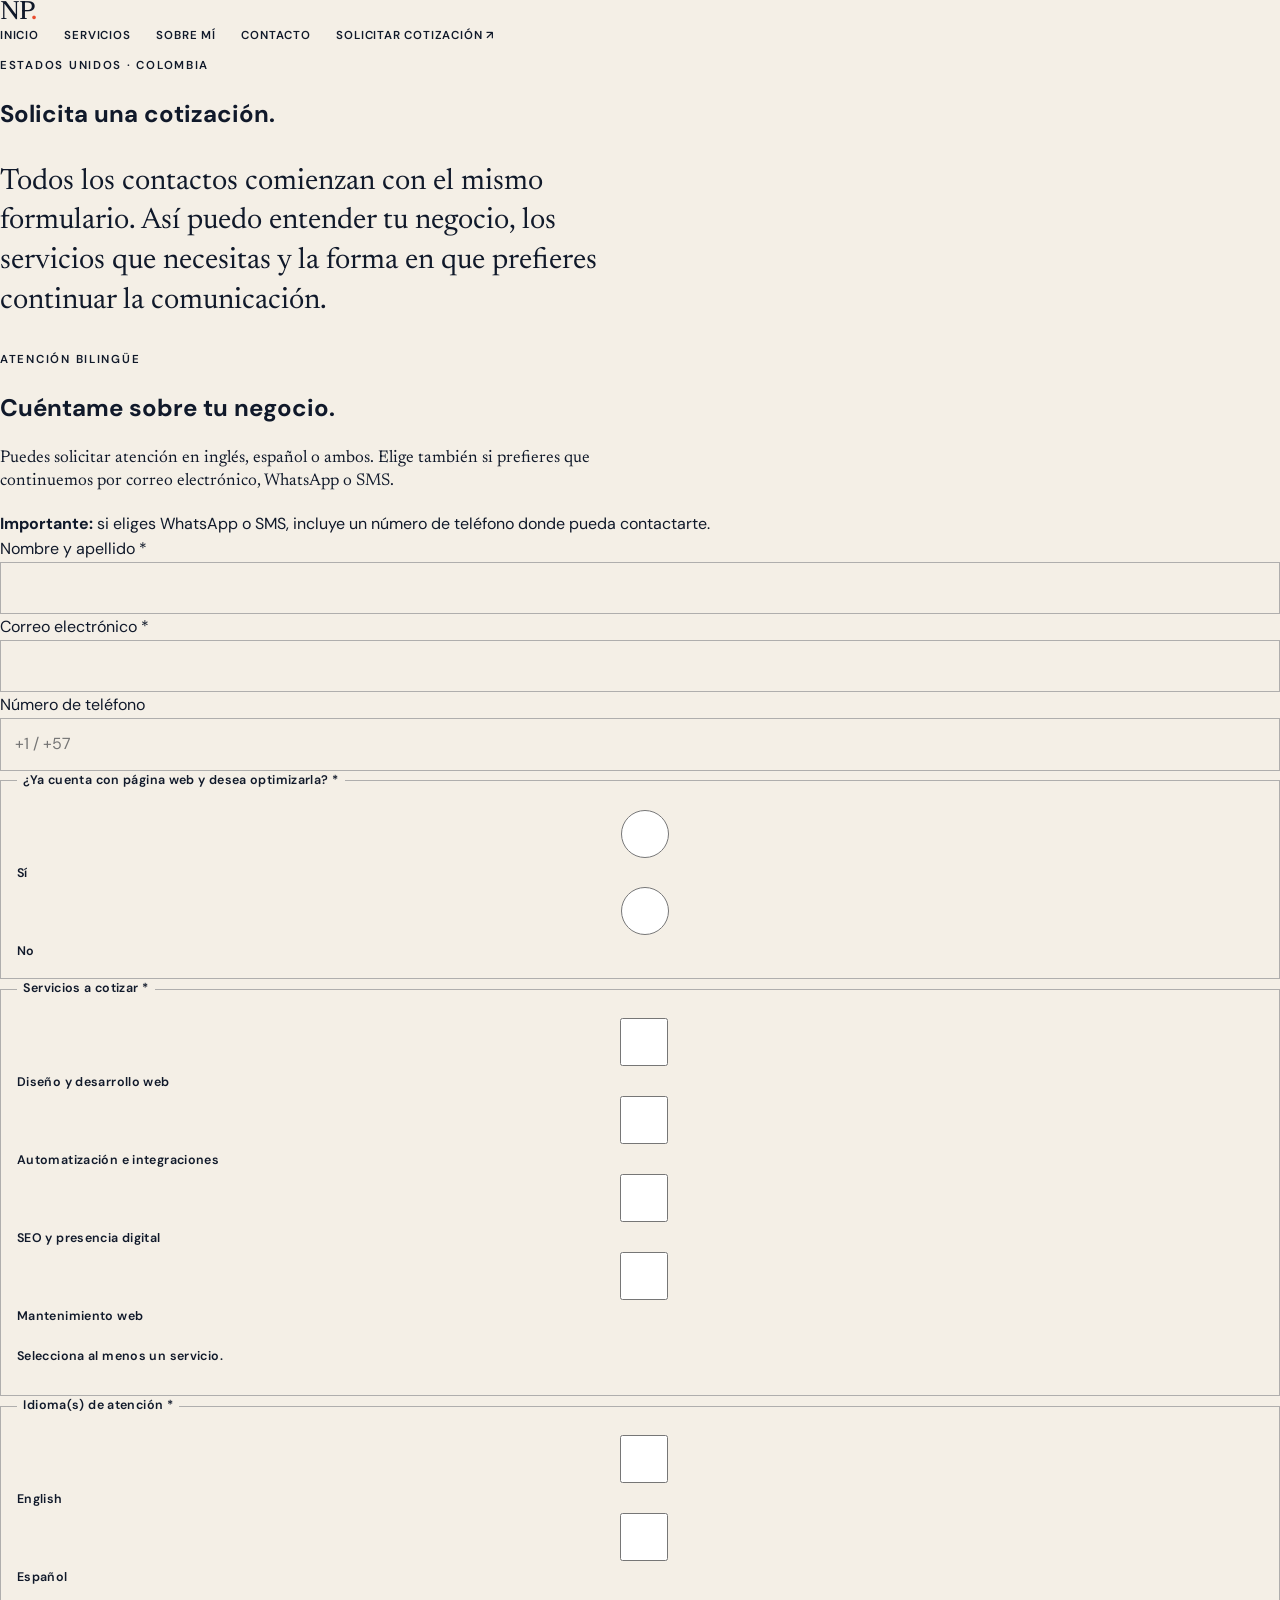
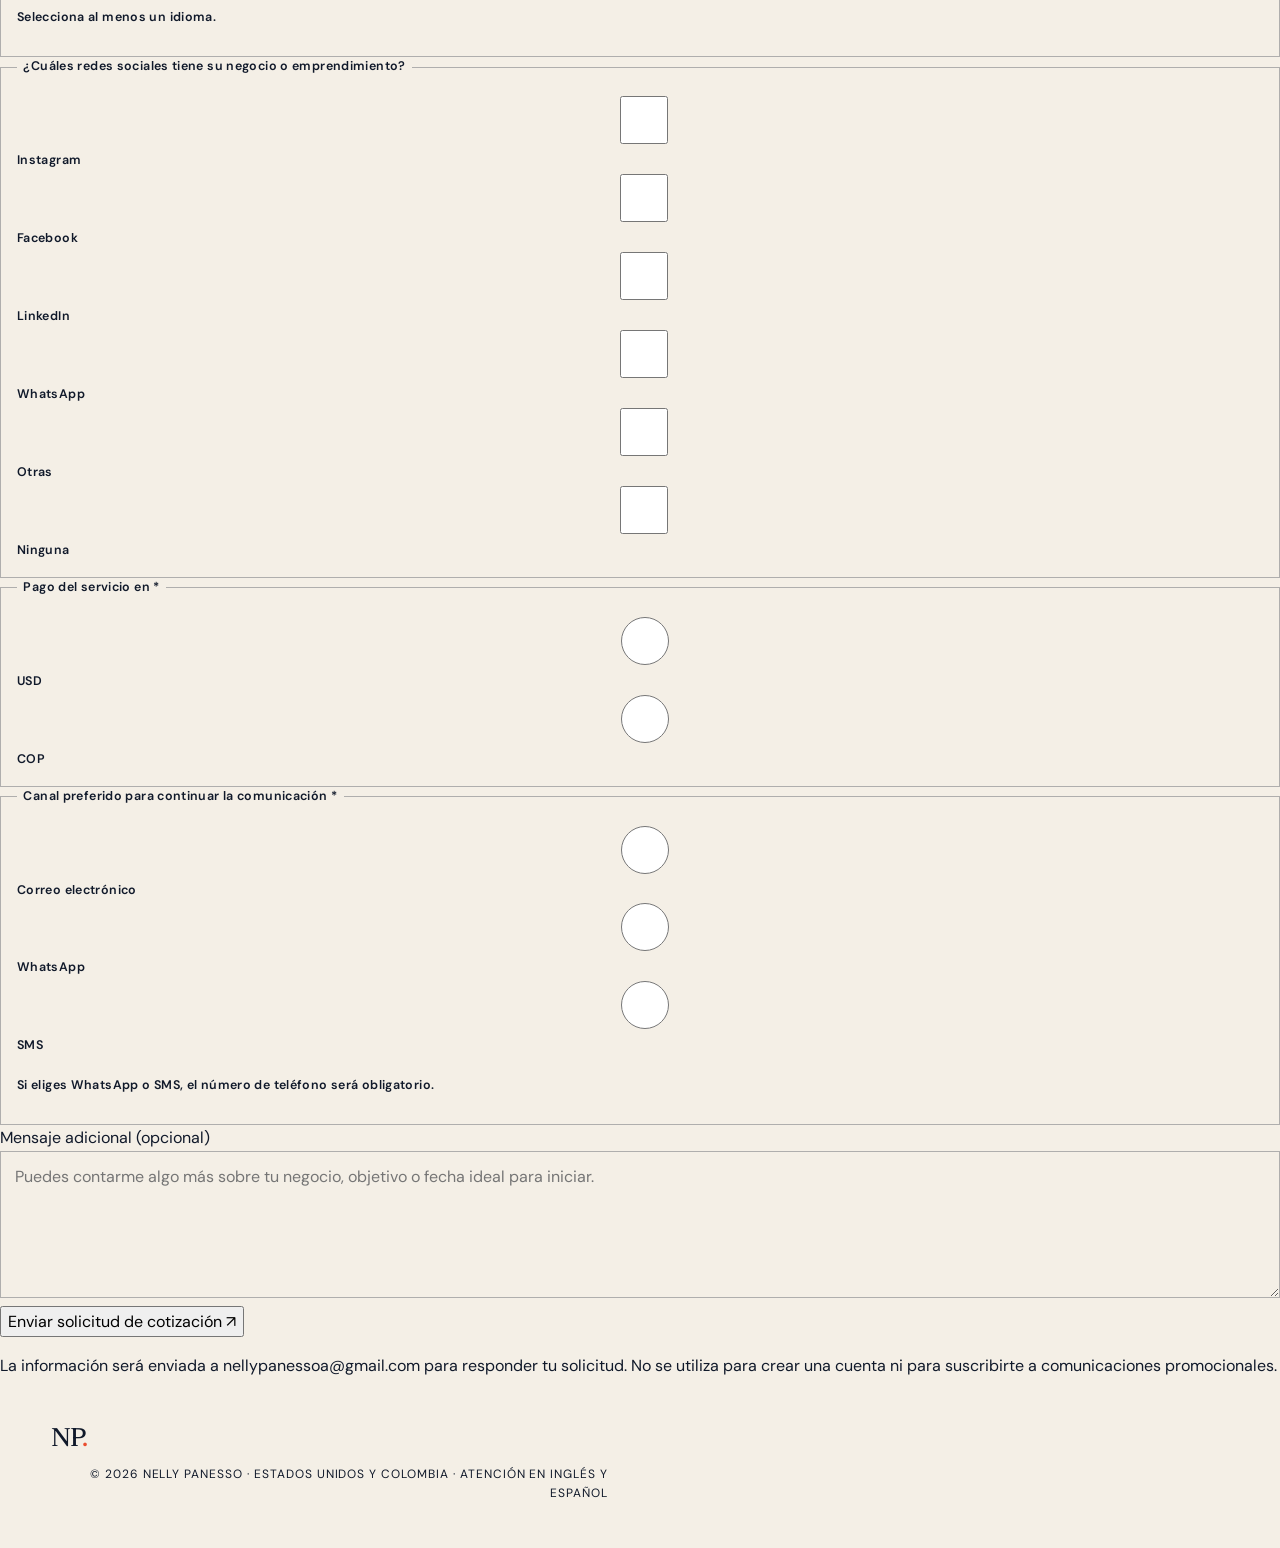
<file: contact.html>
<!doctype html><html lang="es"><head><meta charset="utf-8"><meta name="viewport" content="width=device-width,initial-scale=1"><title>Solicitar cotización — Nelly Panesso</title><meta name="description" content="Formulario de cotización para diseño web, automatización, SEO y mantenimiento en Estados Unidos y Colombia."><link rel="preconnect" href="https://fonts.googleapis.com"><link rel="preconnect" href="https://fonts.gstatic.com" crossorigin><link href="https://fonts.googleapis.com/css2?family=DM+Sans:wght@400;500;600;700&family=Newsreader:opsz,wght@6..72,400;6..72,500&display=swap" rel="stylesheet"><link rel="stylesheet" href="assets/styles.css"></head><body><header class="top"><div class="wrap"><a class="brand" href="index.html">NP<span>.</span></a><button class="menu" aria-expanded="false" aria-label="Abrir menú">Menú</button><nav><a href="index.html">Inicio</a><a href="index.html#servicios">Servicios</a><a href="about.html">Sobre mí</a><a href="contact.html#cotizacion">Contacto</a><a class="nav-cta" href="contact.html#cotizacion">Solicitar cotización ↗</a></nav></div></header><main><section class="page-hero"><div class="wrap"><p class="eyebrow">Estados Unidos · Colombia</p><h1>Solicita una cotización.</h1><p class="lede">Todos los contactos comienzan con el mismo formulario. Así puedo entender tu negocio, los servicios que necesitas y la forma en que prefieres continuar la comunicación.</p></div></section><section id="cotizacion"><div class="wrap form-layout"><div><p class="eyebrow">Atención bilingüe</p><h2>Cuéntame sobre tu negocio.</h2><p class="lede" style="font-size:17px">Puedes solicitar atención en inglés, español o ambos. Elige también si prefieres que continuemos por correo electrónico, WhatsApp o SMS.</p><div class="notice"><strong>Importante:</strong> si eliges WhatsApp o SMS, incluye un número de teléfono donde pueda contactarte.</div></div><form class="quote-form" id="quote-form" action="https://formsubmit.co/nellypanessoa@gmail.com" method="POST"><input type="hidden" name="_subject" value="Nueva solicitud de cotización desde nellypanessoa.com"><input type="hidden" name="_captcha" value="false"><input type="hidden" name="_template" value="table">
<div class="field"><label for="name">Nombre y apellido *</label><input id="name" name="Nombre y apellido" type="text" autocomplete="name" required></div>
<div class="field"><label for="email">Correo electrónico *</label><input id="email" name="Correo electrónico" type="email" autocomplete="email" required></div>
<div class="field"><label for="phone">Número de teléfono</label><input id="phone" name="Número de teléfono" type="tel" autocomplete="tel" placeholder="+1 / +57"></div>
<fieldset class="field"><legend>¿Ya cuenta con página web y desea optimizarla? *</legend><div class="choice-grid"><label><input type="radio" name="¿Ya cuenta con página web y desea optimizarla?" value="Sí" required> Sí</label><label><input type="radio" name="¿Ya cuenta con página web y desea optimizarla?" value="No"> No</label></div></fieldset>
<fieldset class="field"><legend>Servicios a cotizar *</legend><div class="choice-grid service-options"><label><input type="checkbox" name="Servicios a cotizar" value="Diseño y desarrollo web" data-service="web"> Diseño y desarrollo web</label><label><input type="checkbox" name="Servicios a cotizar" value="Automatización e integraciones" data-service="automation"> Automatización e integraciones</label><label><input type="checkbox" name="Servicios a cotizar" value="SEO y presencia digital" data-service="seo"> SEO y presencia digital</label><label><input type="checkbox" name="Servicios a cotizar" value="Mantenimiento web" data-service="maintenance"> Mantenimiento web</label></div><p class="field-hint" id="service-error">Selecciona al menos un servicio.</p></fieldset>
<fieldset class="field"><legend>Idioma(s) de atención *</legend><div class="choice-grid"><label><input type="checkbox" name="Idioma de atención" value="English" data-group="language"> English</label><label><input type="checkbox" name="Idioma de atención" value="Español" data-group="language"> Español</label></div><p class="field-hint" id="language-error">Selecciona al menos un idioma.</p></fieldset>
<fieldset class="field"><legend>¿Cuáles redes sociales tiene su negocio o emprendimiento?</legend><div class="choice-grid social-options"><label><input type="checkbox" name="Redes sociales" value="Instagram"> Instagram</label><label><input type="checkbox" name="Redes sociales" value="Facebook"> Facebook</label><label><input type="checkbox" name="Redes sociales" value="LinkedIn"> LinkedIn</label><label><input type="checkbox" name="Redes sociales" value="WhatsApp"> WhatsApp</label><label><input type="checkbox" name="Redes sociales" value="Otras"> Otras</label><label><input type="checkbox" name="Redes sociales" value="Ninguna" data-none-social> Ninguna</label></div></fieldset>
<fieldset class="field"><legend>Pago del servicio en *</legend><div class="choice-grid"><label><input type="radio" name="Pago del servicio en" value="USD" required> USD</label><label><input type="radio" name="Pago del servicio en" value="COP"> COP</label></div></fieldset>
<fieldset class="field"><legend>Canal preferido para continuar la comunicación *</legend><div class="choice-grid"><label><input type="radio" name="Canal preferido" value="Correo electrónico" required data-contact="email"> Correo electrónico</label><label><input type="radio" name="Canal preferido" value="WhatsApp" data-contact="whatsapp"> WhatsApp</label><label><input type="radio" name="Canal preferido" value="SMS" data-contact="sms"> SMS</label></div><p class="field-hint" id="phone-hint">Si eliges WhatsApp o SMS, el número de teléfono será obligatorio.</p></fieldset>
<div class="field"><label for="message">Mensaje adicional <span>(opcional)</span></label><textarea id="message" name="Mensaje adicional" rows="5" placeholder="Puedes contarme algo más sobre tu negocio, objetivo o fecha ideal para iniciar."></textarea></div>
<button type="submit" class="button form-submit">Enviar solicitud de cotización ↗</button><p class="privacy-note">La información será enviada a nellypanessoa@gmail.com para responder tu solicitud. No se utiliza para crear una cuenta ni para suscribirte a comunicaciones promocionales.</p></form></div></section></main><footer class="footer"><div class="wrap"><a class="brand" href="index.html">NP<span>.</span></a><p>© <span id="year"></span> Nelly Panesso · Estados Unidos y Colombia · Atención en inglés y español</p></div></footer><script src="assets/site.js"></script></body></html>
</file>
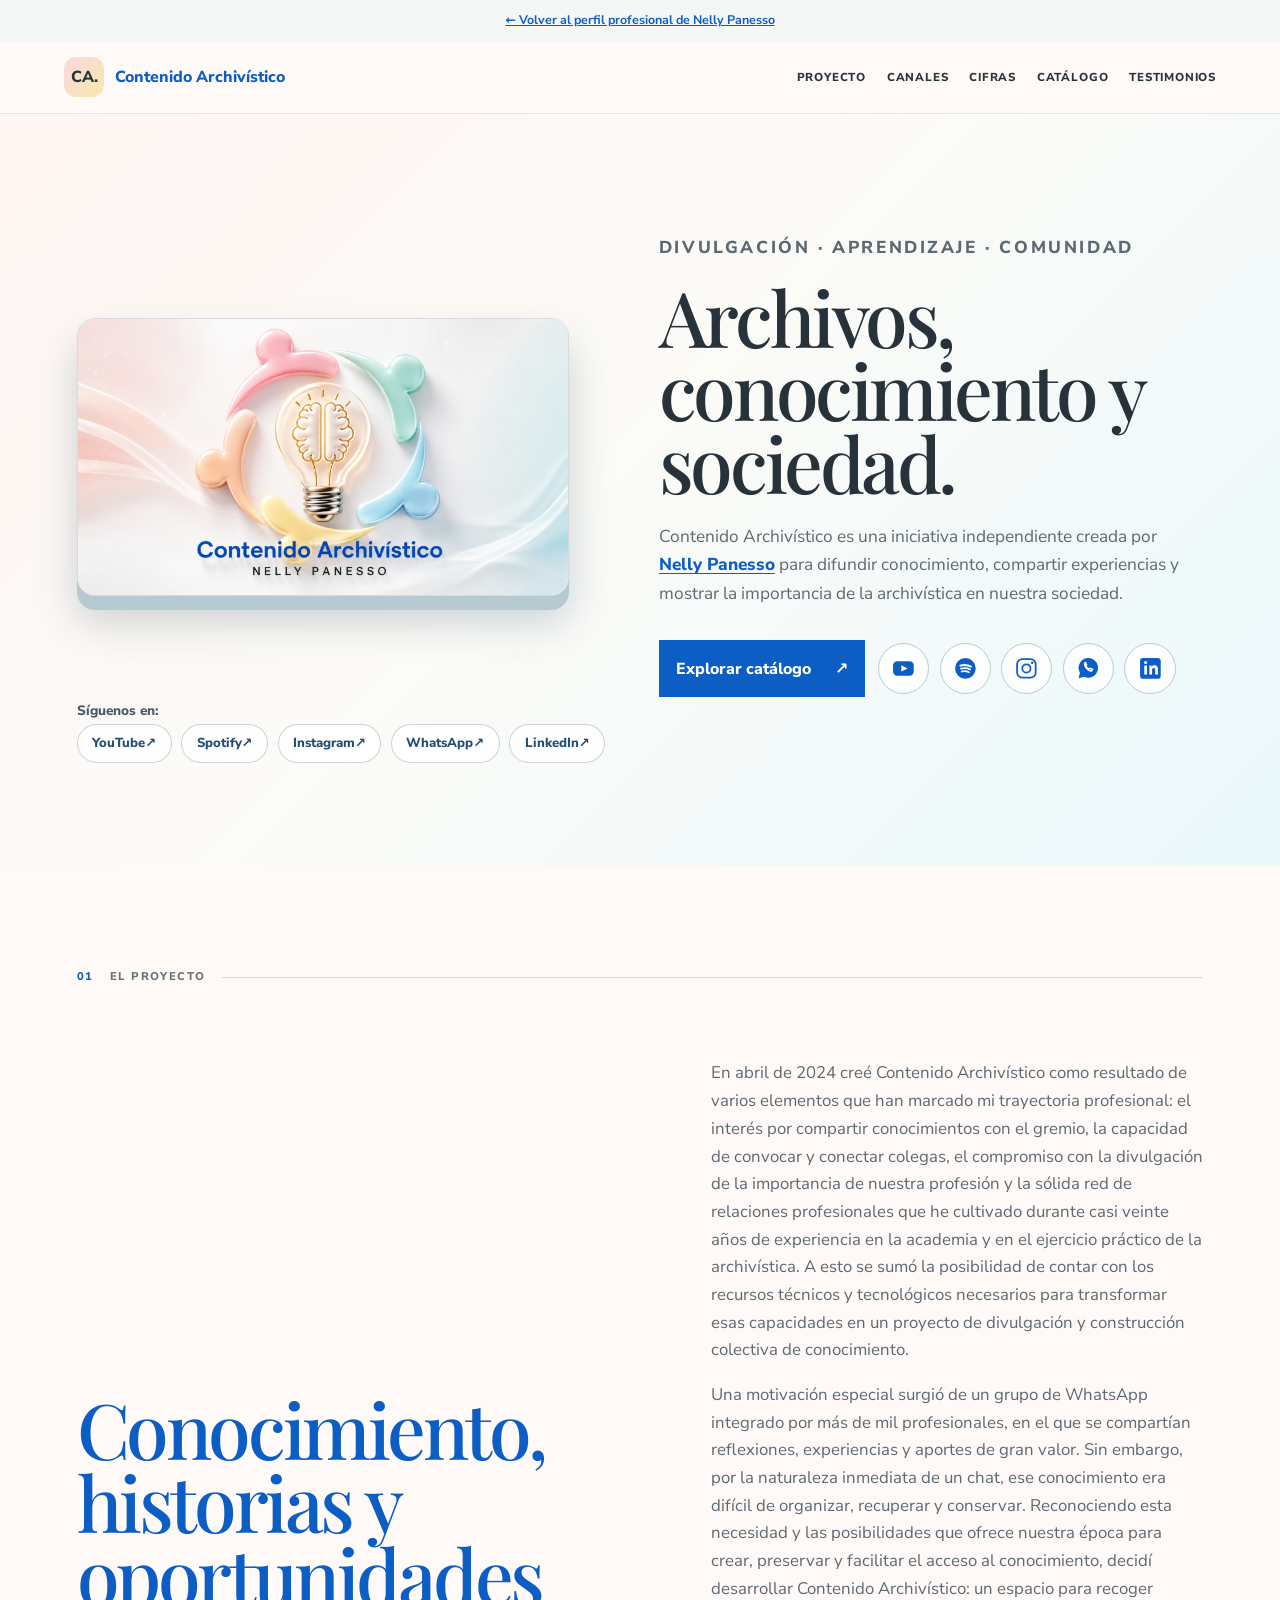
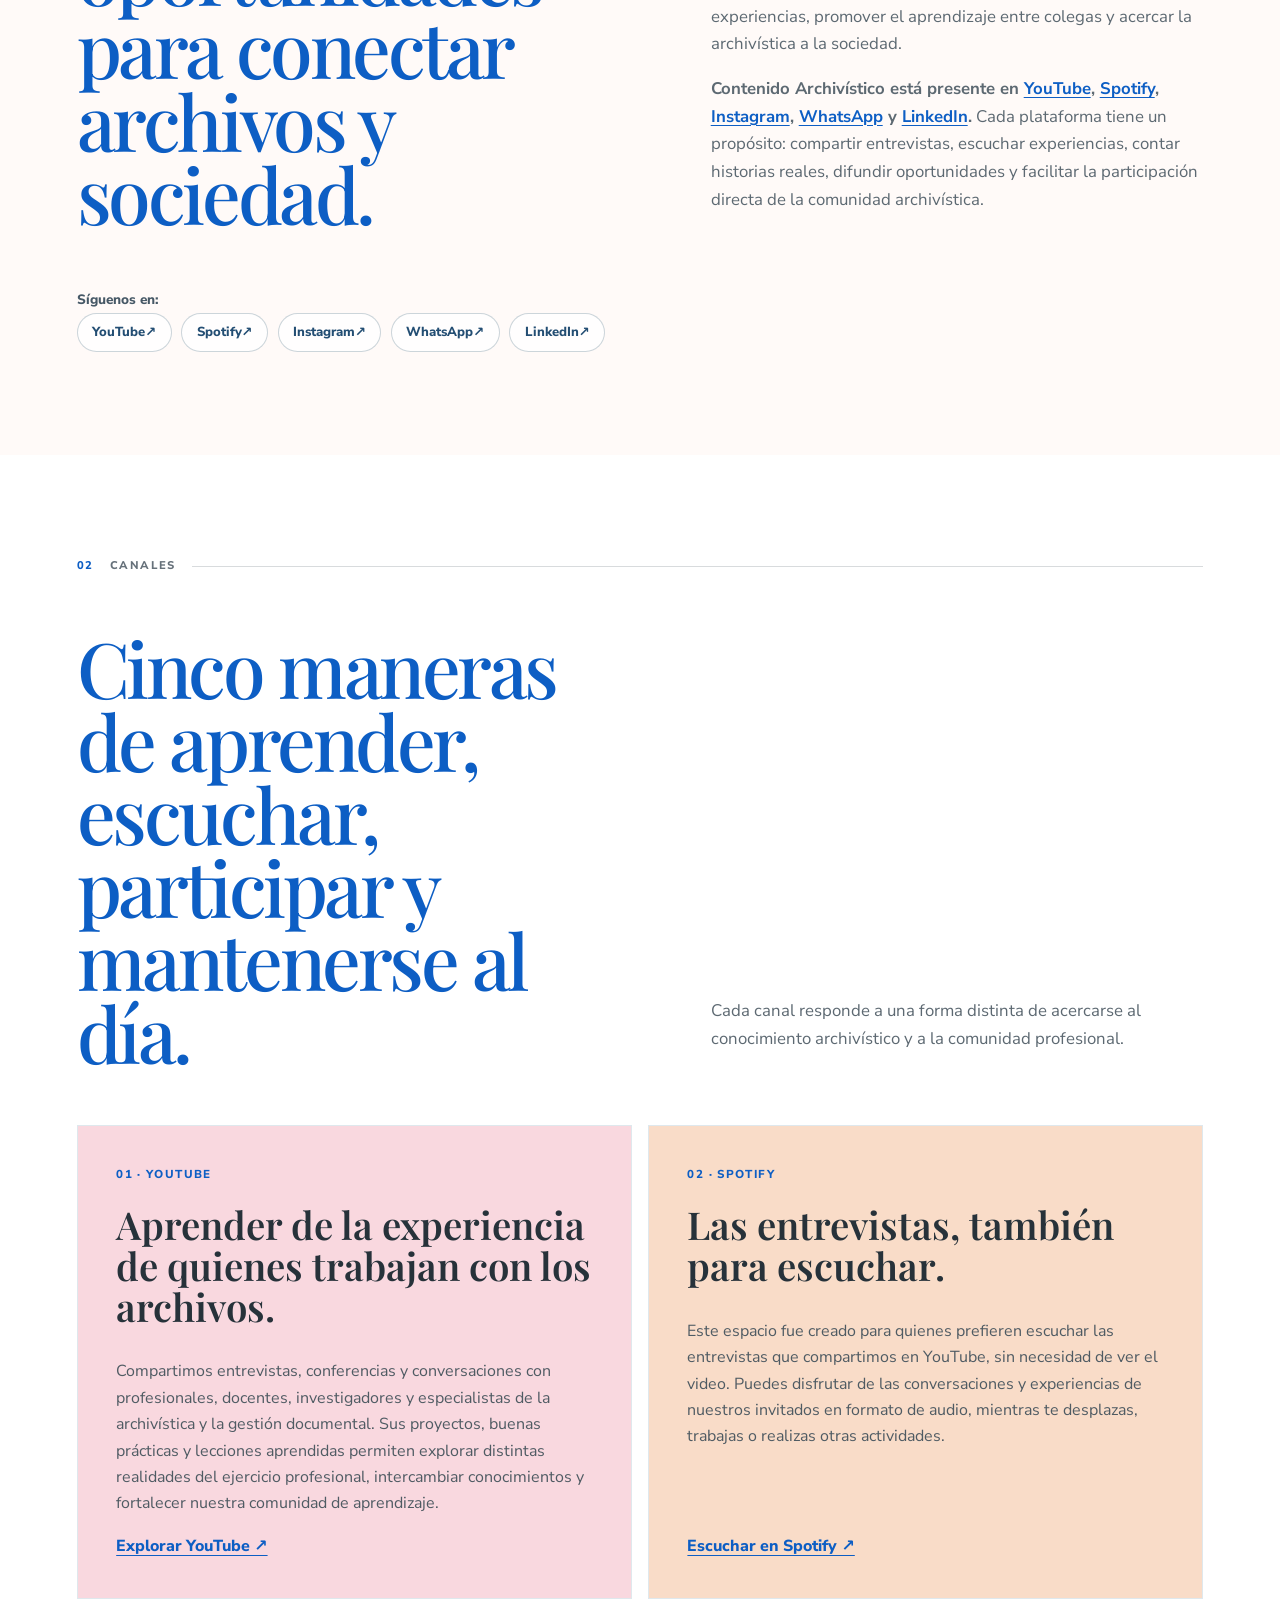
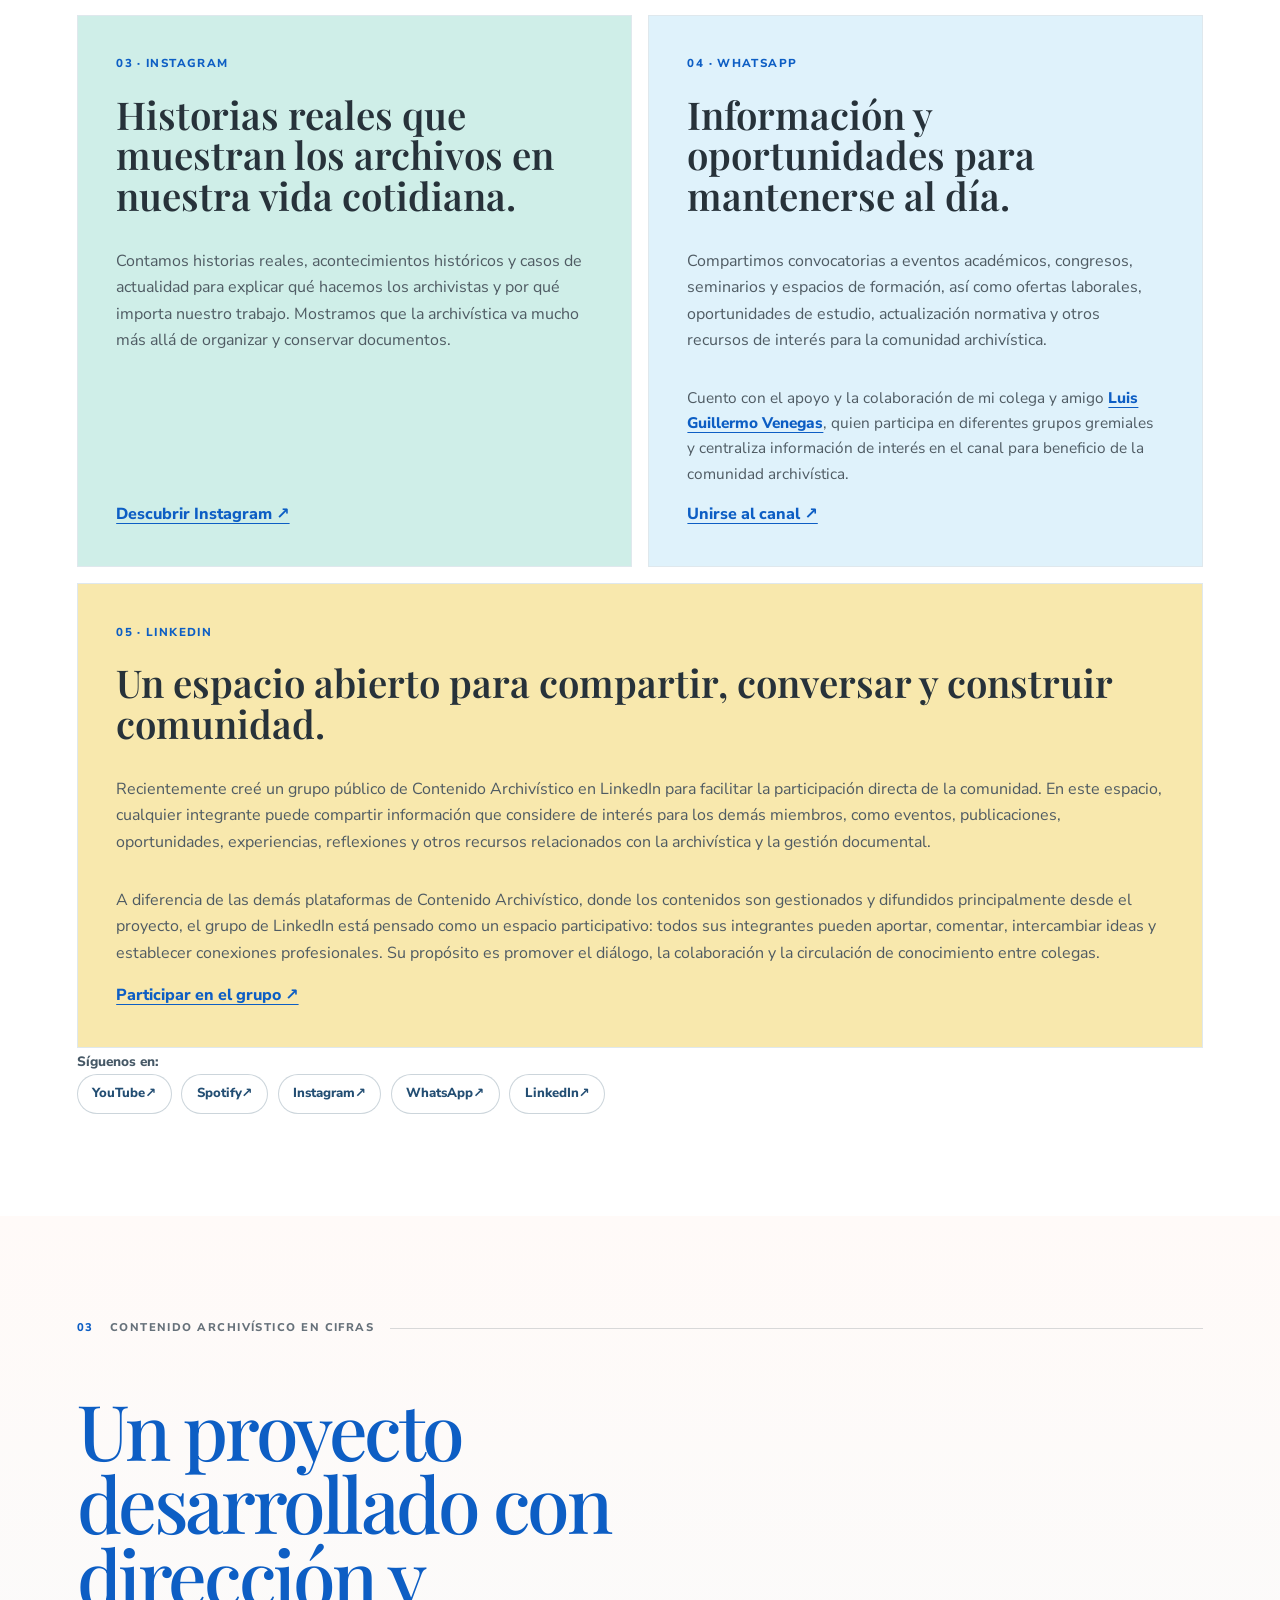
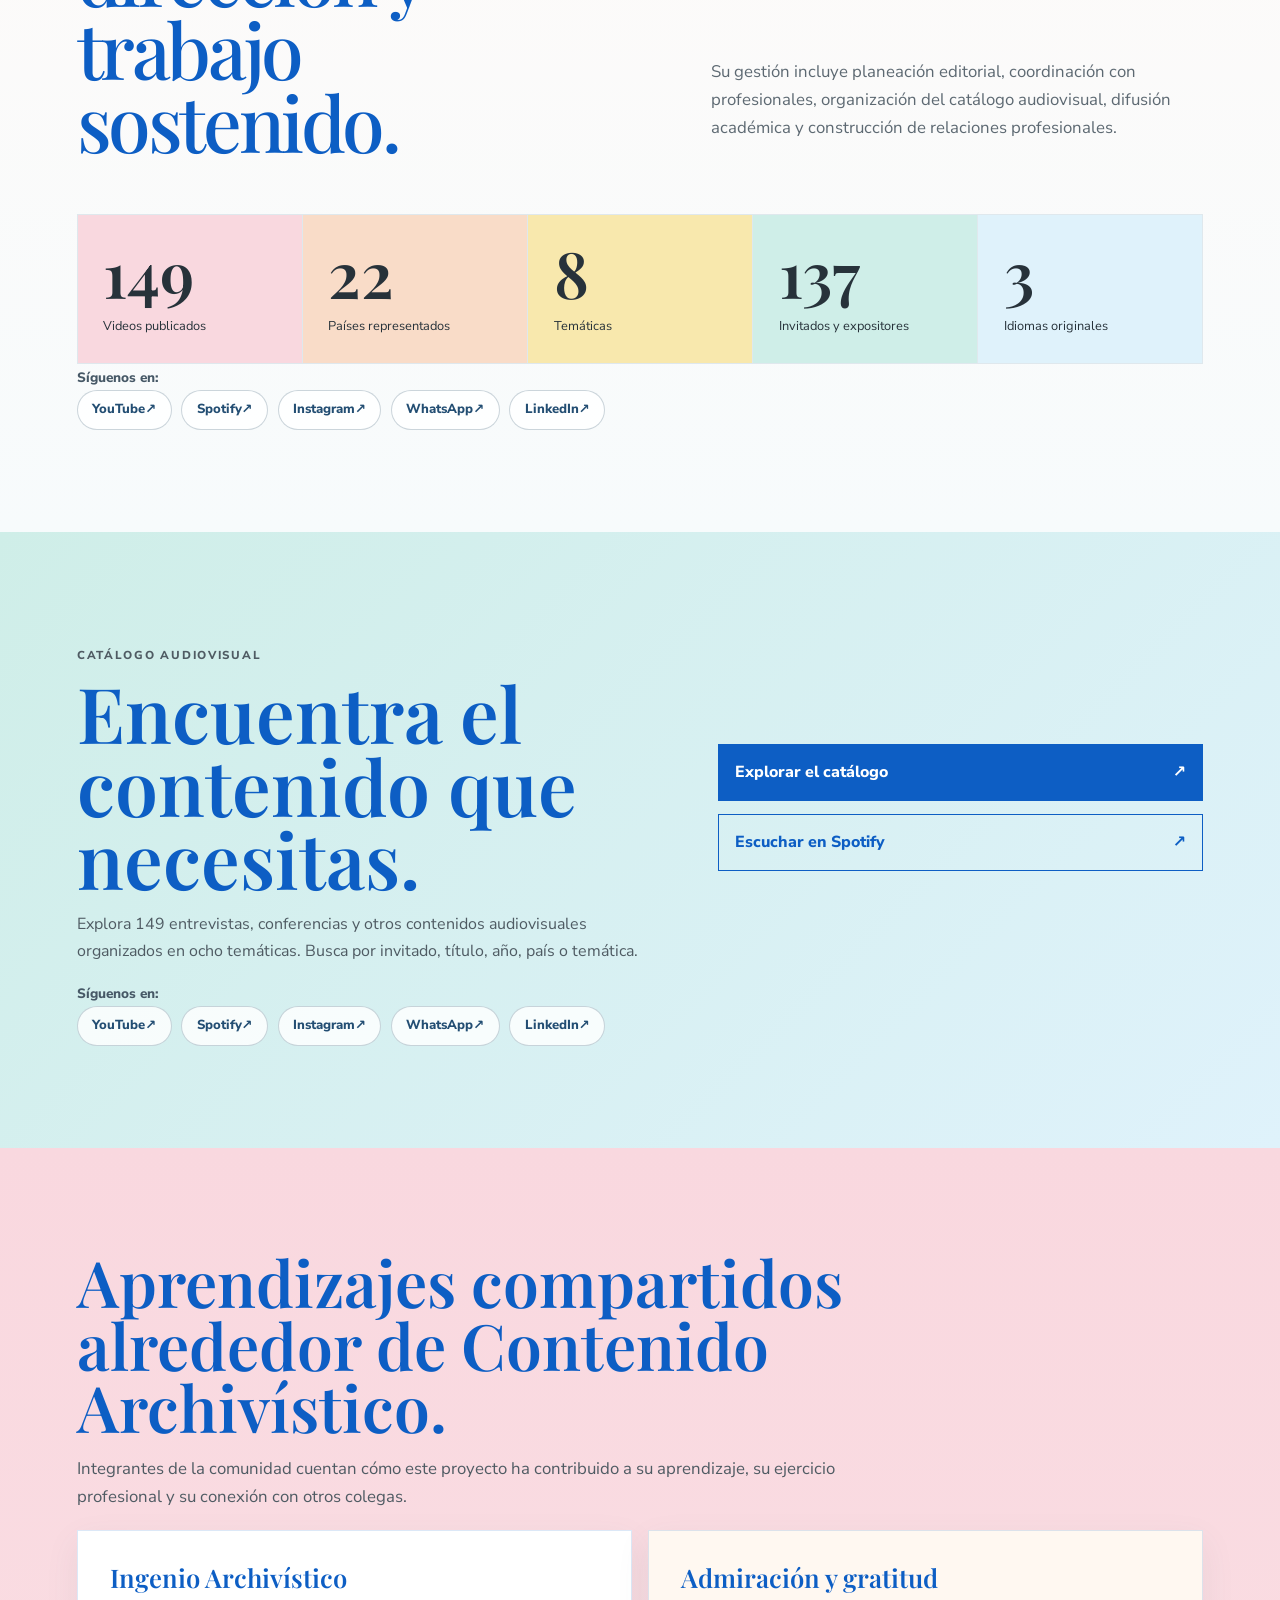
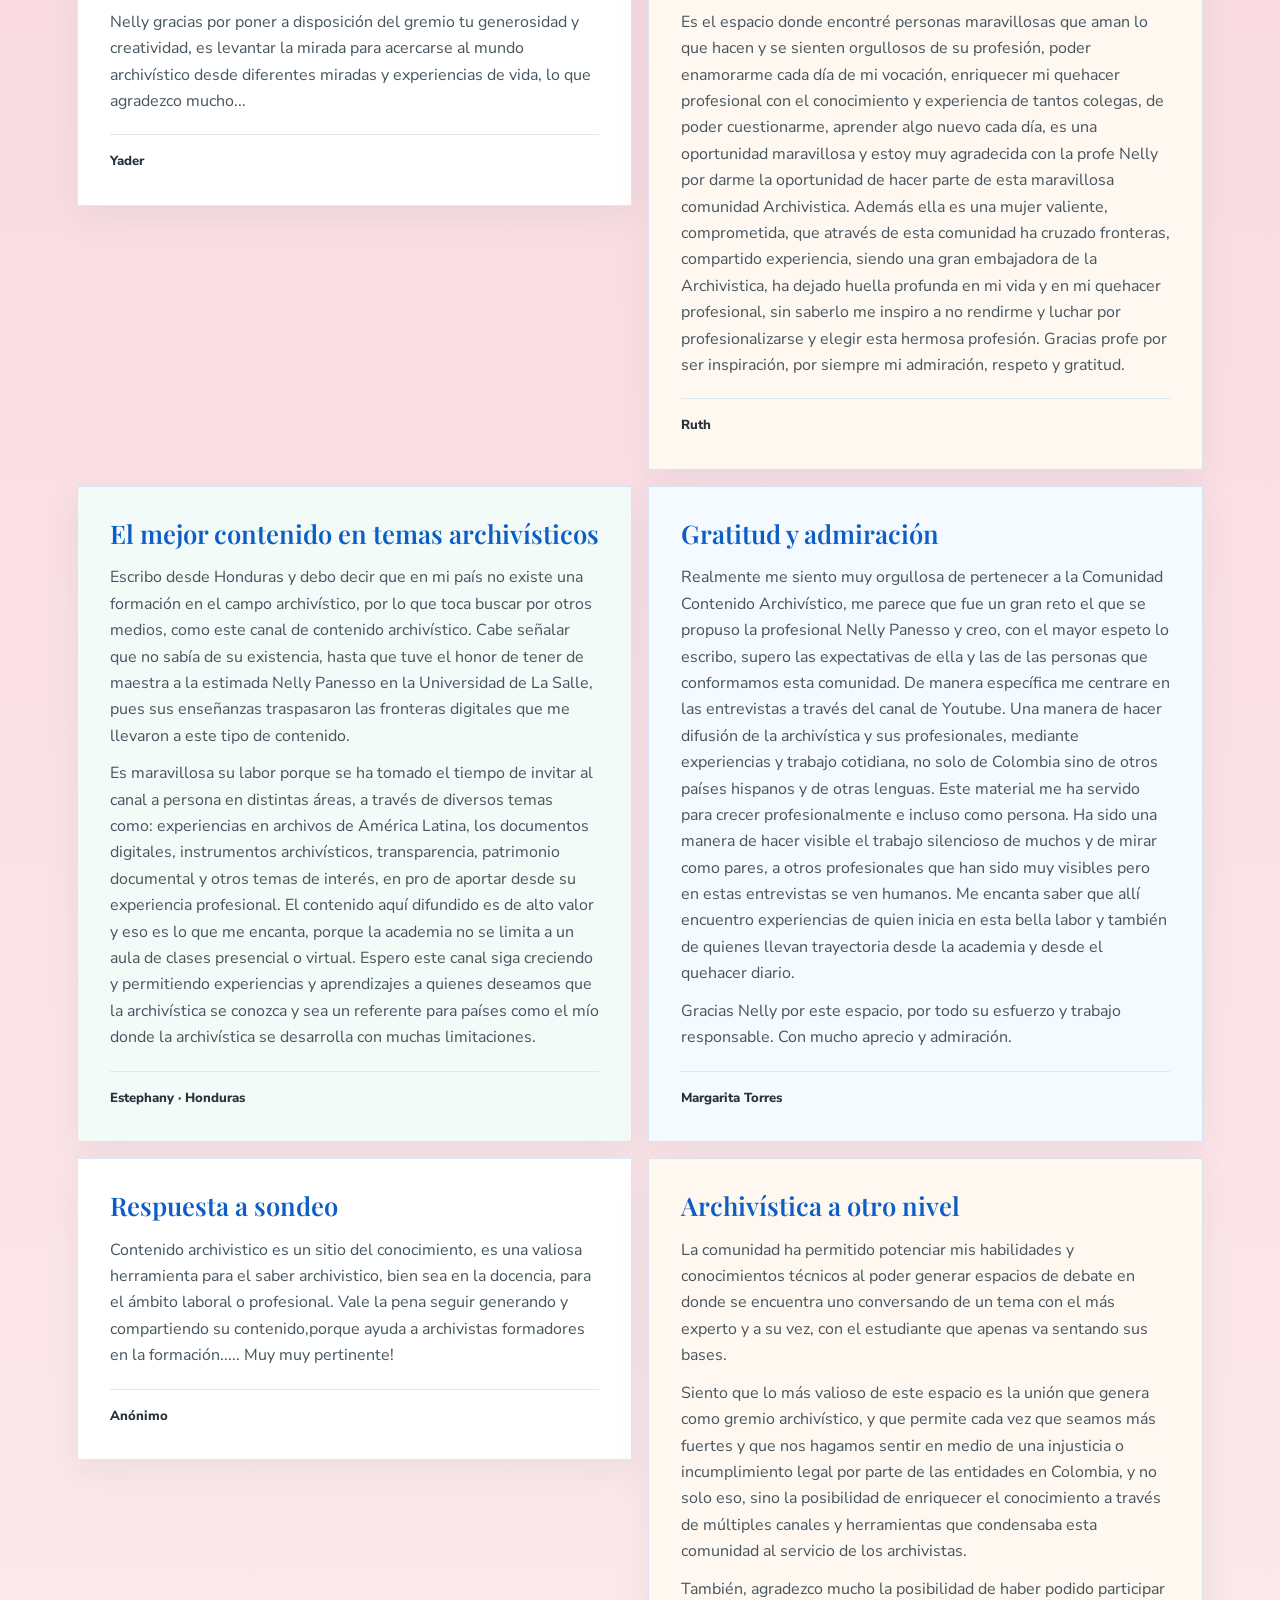
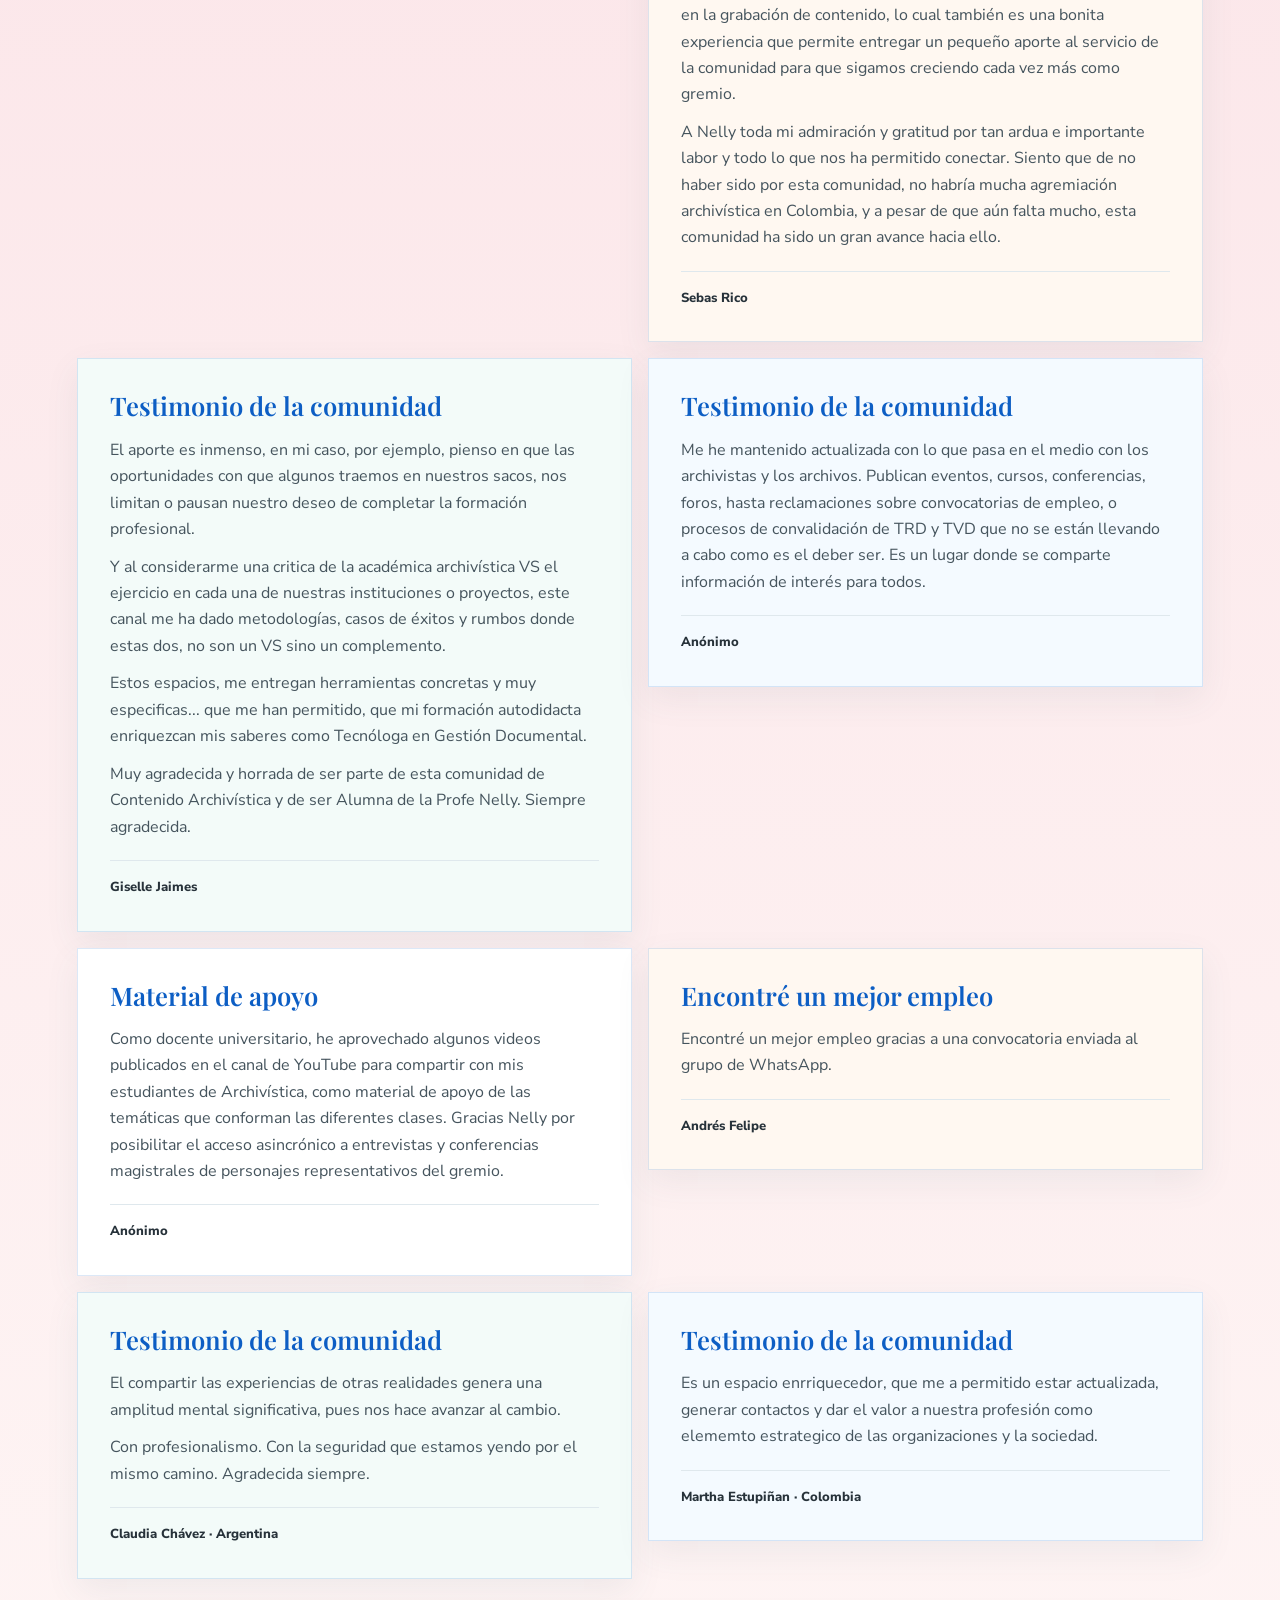
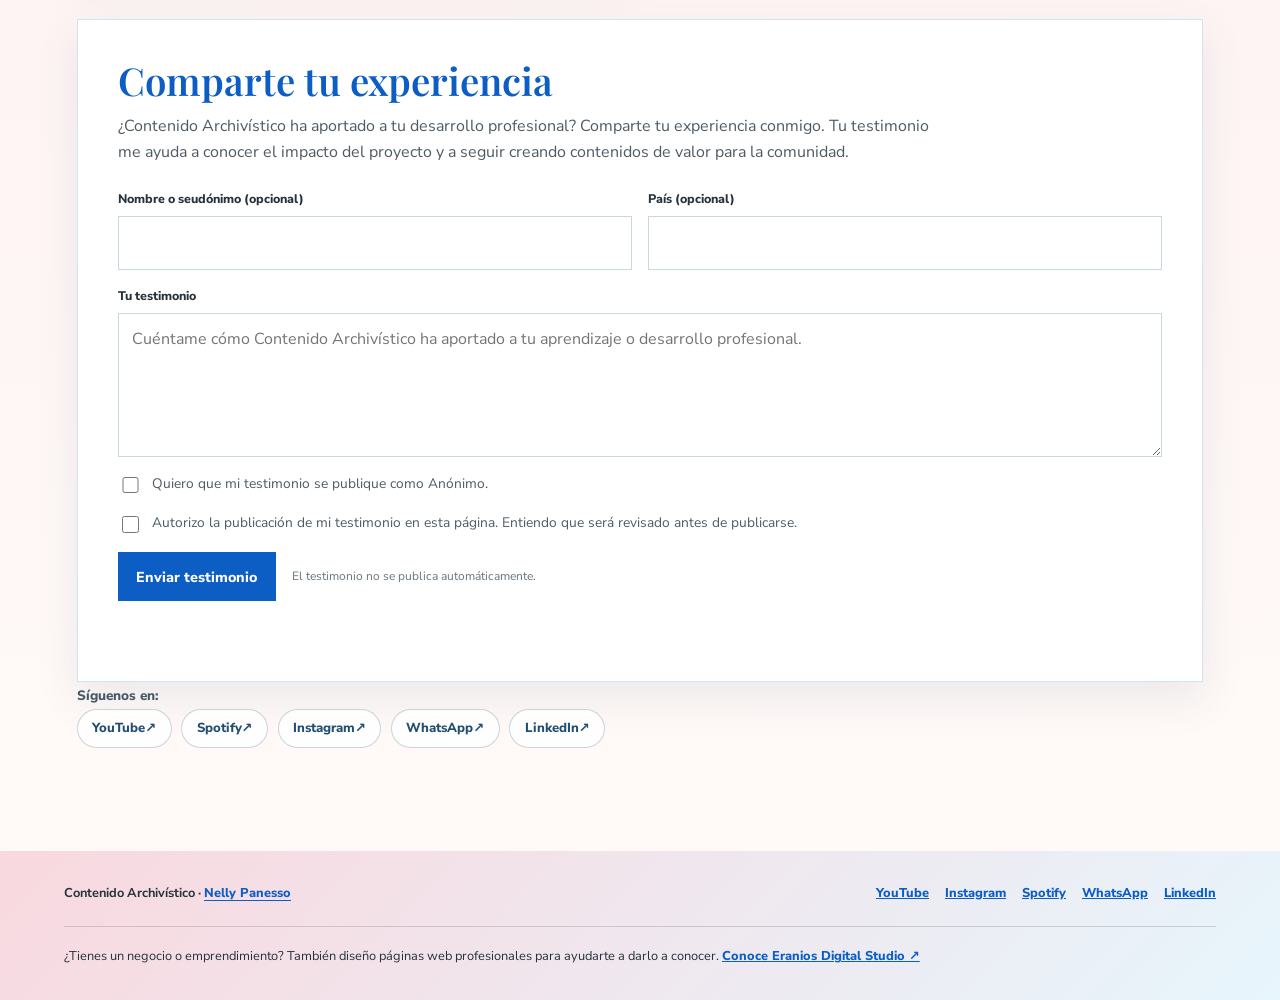
<file: contenido-archivistico.html>
<!doctype html>
<html lang="es">
<head>
  <meta charset="utf-8">
  <meta name="viewport" content="width=device-width, initial-scale=1">
  <meta name="theme-color" content="#f9d8df">
  <title>Contenido Archivístico | Nelly Panesso</title>
  <meta name="description" content="Contenido Archivístico: conocimiento, entrevistas, historias, oportunidades y un catálogo audiovisual sobre archivística y gestión documental.">
  <link rel="preconnect" href="https://fonts.googleapis.com">
  <link rel="preconnect" href="https://fonts.gstatic.com" crossorigin>
  <link href="https://fonts.googleapis.com/css2?family=Nunito+Sans:wght@400;600;700;800&family=Playfair+Display:wght@500;600&display=swap" rel="stylesheet">
  <style>
    :root{--blue:#0d5ec4;--ink:#27323a;--muted:#5d6972;--pink:#f9d8df;--peach:#f9dcc8;--yellow:#f8e8ad;--mint:#cfeee8;--sky:#dff2fb;--paper:#fffaf8;--line:#dfe8ed;--white:#fff;--sans:"Nunito Sans",system-ui,sans-serif;--serif:"Playfair Display",Georgia,serif}
    *{box-sizing:border-box}html{scroll-behavior:smooth;scroll-padding-top:5rem}body{margin:0;background:var(--paper);color:var(--ink);font:400 1rem/1.65 var(--sans)}a{color:inherit}img{display:block;max-width:100%}.skip{position:fixed;left:1rem;top:-5rem;z-index:99;background:#fff;padding:.7rem 1rem}.skip:focus{top:1rem}
    .topbar{background:#f5f7f7;padding:.65rem 1.25rem;text-align:center;font-size:.78rem;font-weight:700}.topbar a{color:var(--blue)}
    header{position:sticky;top:0;z-index:20;display:flex;align-items:center;justify-content:space-between;gap:2rem;padding:1rem clamp(1.25rem,5vw,4rem);background:rgba(255,250,248,.94);border-bottom:1px solid var(--line);backdrop-filter:blur(12px)}
    .brand{display:flex;align-items:center;gap:.7rem;text-decoration:none;color:var(--blue);font-weight:800}.brandmark{display:grid;place-items:center;width:2.5rem;height:2.5rem;border-radius:.75rem;background:linear-gradient(135deg,var(--pink),var(--yellow));color:var(--ink)}
    nav{display:flex;flex-wrap:wrap;gap:1.3rem}nav a{font-size:.72rem;font-weight:800;text-decoration:none;text-transform:uppercase;letter-spacing:.07em}nav a:hover{color:var(--blue)}
    .hero{padding:clamp(4rem,8vw,7rem) clamp(1.25rem,6vw,6rem);background:linear-gradient(135deg,#fff5f3 0%,#fbfbf7 48%,#eaf8fc 100%)}
    .hero-grid{width:min(1180px,100%);margin:auto;display:grid;grid-template-columns:minmax(20rem,.95fr) minmax(0,1.05fr);gap:clamp(3rem,7vw,7rem);align-items:center}.logo-card{margin:0;background:#fff;border:1px solid var(--line);box-shadow:0 24px 70px rgba(63,99,121,.14)}
    .eyebrow{color:var(--blue);font-size:.72rem;font-weight:800;letter-spacing:.15em;text-transform:uppercase}.hero h1,.section-heading h2{font:500 clamp(3rem,6vw,6rem)/.95 var(--serif);letter-spacing:-.045em;margin:.7rem 0 1.5rem}.hero p{max-width:42rem;color:var(--muted);font-size:1.08rem}
    .actions{display:flex;flex-wrap:wrap;gap:.8rem;margin-top:2rem}.button{display:inline-flex;justify-content:space-between;gap:1.5rem;padding:.9rem 1rem;border:1px solid var(--blue);color:var(--blue);text-decoration:none;font-weight:800}.button.primary{background:var(--blue);color:#fff}.button:hover{background:var(--ink);border-color:var(--ink);color:#fff}
    section{padding:clamp(4.5rem,8vw,7rem) clamp(1.25rem,6vw,6rem)}.inner{width:min(1180px,100%);margin:auto}.section-label{display:flex;align-items:center;gap:1rem;color:#66717a;font-size:.7rem;font-weight:800;letter-spacing:.13em;text-transform:uppercase}.section-label:after{content:"";height:1px;background:currentColor;opacity:.25;flex:1}.section-label span{color:var(--blue)}
    .section-heading{display:grid;grid-template-columns:1.05fr .95fr;gap:clamp(2.5rem,7vw,7rem);align-items:end;margin:3.5rem 0}.section-heading h2{color:var(--blue);margin:0}.section-heading p{color:var(--muted);font-size:1.05rem}
    .channels{background:#fff}.channel-grid{display:grid;grid-template-columns:repeat(2,minmax(0,1fr));gap:1rem}.channel{padding:clamp(1.5rem,3vw,2.5rem);border:1px solid var(--line);display:flex;flex-direction:column;min-height:23rem}.channel:nth-child(1){background:var(--pink)}.channel:nth-child(2){background:var(--peach)}.channel:nth-child(3){background:var(--mint)}.channel:nth-child(4){background:var(--sky)}.channel:nth-child(5){grid-column:1/-1;min-height:18rem;background:var(--yellow)}.channel .number{color:var(--blue);font-size:.72rem;font-weight:800;letter-spacing:.12em}.channel h3{font:600 clamp(1.7rem,3vw,2.7rem)/1.06 var(--serif);margin:1.3rem 0 1rem}.channel p{color:#4f5b63}.channel a{margin-top:auto;align-self:flex-start;color:var(--blue);font-weight:800;text-underline-offset:.25rem}
    .impact{background:linear-gradient(180deg,#fffaf8,#f7fbfc)}.stats{display:grid;grid-template-columns:repeat(5,minmax(0,1fr));gap:1px;background:var(--line);border:1px solid var(--line)}.stat{padding:1.6rem}.stat:nth-child(1){background:var(--pink)}.stat:nth-child(2){background:var(--peach)}.stat:nth-child(3){background:var(--yellow)}.stat:nth-child(4){background:var(--mint)}.stat:nth-child(5){background:var(--sky)}.stat strong{display:block;font:600 clamp(2.6rem,5vw,4.6rem)/1 var(--serif)}.stat span{display:block;margin-top:.7rem;font-size:.8rem}
    .library{background:linear-gradient(135deg,var(--mint),var(--sky))}.library-card{width:min(1180px,100%);margin:auto;display:grid;grid-template-columns:1.1fr .9fr;gap:3rem;align-items:center}.library h2{font:600 clamp(3rem,6vw,5.6rem)/.95 var(--serif);margin:.5rem 0;color:var(--blue)}.library p{max-width:44rem;color:#4f5b63}.library-actions{display:grid;gap:.8rem}
    .testimonials{background:linear-gradient(180deg,var(--pink),#fffaf8)}.testimonials-header{max-width:62rem;margin-bottom:1.25rem}.testimonials h2{font:600 clamp(2.8rem,5vw,5rem)/.98 var(--serif);margin:0 0 1rem;color:var(--blue)}.testimonials-intro{max-width:52rem;margin:0;color:#4f5b63;font-size:1.05rem}.testimonial-form-card{margin-top:2.5rem;padding:clamp(1.5rem,4vw,2.5rem);background:#fff;border:1px solid rgba(13,94,196,.18);box-shadow:0 16px 40px rgba(63,99,121,.1)}.testimonial-form-card h3{margin:0;color:var(--blue);font:600 clamp(1.8rem,3vw,2.6rem)/1.08 var(--serif)}.testimonial-form-card>p{max-width:52rem;margin:.7rem 0 1.5rem;color:#4f5b63}.testimonial-form{display:grid;gap:1rem}.form-row{display:grid;grid-template-columns:repeat(2,minmax(0,1fr));gap:1rem}.form-field{display:grid;gap:.4rem}.form-field label{font-size:.78rem;font-weight:800;color:var(--ink)}.form-field input,.form-field textarea{width:100%;border:1px solid #c9d8df;background:#fff;padding:.78rem .85rem;color:var(--ink);font:inherit}.form-field textarea{min-height:9rem;resize:vertical}.form-field input:focus,.form-field textarea:focus{outline:3px solid rgba(13,94,196,.16);border-color:var(--blue)}.form-check{display:flex;align-items:flex-start;gap:.65rem;color:#4f5b63;font-size:.86rem}.form-check input{width:1.05rem;height:1.05rem;margin-top:.25rem;accent-color:var(--blue);flex:0 0 auto}.form-actions{display:flex;align-items:center;gap:1rem;flex-wrap:wrap}.form-actions button{border:1px solid var(--blue);background:var(--blue);color:#fff;padding:.85rem 1.1rem;font:800 .9rem var(--sans);cursor:pointer}.form-actions button:hover,.form-actions button:focus-visible{background:var(--ink);border-color:var(--ink)}.form-actions button:disabled{opacity:.65;cursor:wait}.form-note{margin:0;color:#68757d;font-size:.75rem}.form-status{min-height:1.5rem;margin:0;font-size:.85rem;font-weight:700}.form-status.success{color:#23714d}.form-status.error{color:#a03c3c}.form-honeypot{position:absolute!important;left:-9999px!important;width:1px!important;height:1px!important;overflow:hidden!important}.testimonial-list{display:grid;grid-template-columns:repeat(2,minmax(0,1fr));gap:1rem;align-items:start}.testimonial-card{padding:clamp(1.4rem,3vw,2rem);background:#fff;border:1px solid rgba(13,94,196,.14);box-shadow:0 12px 32px rgba(63,99,121,.08)}.testimonial-card:nth-child(4n+2){background:#fff8f1}.testimonial-card:nth-child(4n+3){background:#f3fbf9}.testimonial-card:nth-child(4n+4){background:#f4faff}.testimonial-card h3{margin:0 0 1rem;color:var(--blue);font:600 clamp(1.35rem,2vw,1.8rem)/1.15 var(--serif)}.testimonial-card blockquote{margin:0;color:#45545d}.testimonial-card blockquote p{margin:.7rem 0}.testimonial-author{display:block;margin-top:1.25rem;padding-top:1rem;border-top:1px solid var(--line);color:var(--ink);font-size:.82rem;font-weight:800}
    footer{padding:2rem clamp(1.25rem,5vw,4rem);background:linear-gradient(135deg,#f9d8df,#e7f5fc);font-size:.8rem}.footer-grid{width:min(1180px,100%);margin:auto;display:flex;justify-content:space-between;gap:2rem;flex-wrap:wrap}.footer-links{display:flex;gap:1rem;flex-wrap:wrap}.footer-links a{color:var(--blue);font-weight:800}.promo{width:min(1180px,100%);margin:1.4rem auto 0;padding-top:1.2rem;border-top:1px solid rgba(39,50,58,.18)}.promo a{color:var(--blue);font-weight:800}
    @media(max-width:850px){header{align-items:flex-start}nav{justify-content:flex-end}.hero-grid,.section-heading,.library-card{grid-template-columns:1fr}.logo-card{width:min(100%,38rem)}.stats{grid-template-columns:1fr 1fr}}
    @media(max-width:600px){header{position:static;flex-direction:column}nav{justify-content:flex-start;gap:.8rem 1rem}.channel-grid,.stats,.testimonial-list,.form-row{grid-template-columns:1fr}.channel,.channel:nth-child(5){grid-column:auto;min-height:auto}.actions{flex-direction:column}.button{width:100%}.hero h1{font-size:clamp(2.8rem,14vw,4.5rem)}}

    .profile-link{color:var(--blue);font-weight:800;text-decoration:underline;text-decoration-thickness:1px;text-underline-offset:.2em}
    .profile-link:hover,.profile-link:focus-visible{color:#084b9e}
    .hero-actions{align-items:center}.social-actions{display:flex;align-items:center;gap:.65rem}
    .social-icon{display:grid;place-items:center;width:3.2rem;height:3.2rem;border:1px solid #b9cad4;border-radius:50%;background:rgba(255,255,255,.82);color:var(--blue);text-decoration:none;transition:transform .2s ease,box-shadow .2s ease,background .2s ease,color .2s ease}
    .social-icon:hover,.social-icon:focus-visible{transform:translateY(-3px);box-shadow:0 9px 20px rgba(39,50,58,.14);color:#fff}
    .social-icon svg{width:1.55rem;height:1.55rem;fill:currentColor}.social-icon .icon-line{fill:none;stroke:#fff;stroke-width:1.7;stroke-linecap:round;stroke-linejoin:round}.social-icon:not(:hover):not(:focus-visible) .icon-line{stroke:currentColor}.social-icon .icon-cutout{fill:#fff}.youtube-icon:hover,.youtube-icon:focus-visible{background:#ff0033;border-color:#ff0033}.spotify-icon:hover,.spotify-icon:focus-visible{background:#1db954;border-color:#1db954}.instagram-icon:hover,.instagram-icon:focus-visible{background:#c13584;border-color:#c13584}.whatsapp-icon:hover,.whatsapp-icon:focus-visible{background:#25d366;border-color:#25d366}.linkedin-icon:hover,.linkedin-icon:focus-visible{background:#0a66c2;border-color:#0a66c2}.icon-on-fill{stroke:#fff!important}.icon-phone{stroke-width:1.5!important}
    .sr-only{position:absolute;width:1px;height:1px;padding:0;margin:-1px;overflow:hidden;clip:rect(0,0,0,0);white-space:nowrap;border:0}
    @media(max-width:600px){.hero-actions{align-items:stretch}.social-actions{justify-content:flex-start}.social-icon{width:3rem!important;height:3rem}}

    /* Botón 3D en el logo original: acceso directo al catálogo */
    .logo-card{background:transparent;border:0;box-shadow:none;perspective:1000px}
    .ca-logo-3d{display:block;position:relative;overflow:hidden;text-decoration:none;background:#fff;border:1px solid #d9d7df;border-radius:18px;box-shadow:0 14px 0 #b7cad2,0 25px 42px rgba(44,74,94,.24);transform:translateY(0);transition:transform .25s ease,box-shadow .25s ease}
    .ca-logo-3d img{width:100%;height:auto;display:block}
    .ca-logo-cta{position:absolute;bottom:1rem;left:50%;transform:translateX(-50%);width:max-content;max-width:calc(100% - 2rem);padding:.75rem 1rem;background:rgba(27,42,61,.94);color:#fff;border-radius:999px;text-align:center;font:800 clamp(.77rem,1.7vw,.95rem)/1.3 var(--sans);box-shadow:0 5px 13px rgba(20,30,50,.14)}
    .ca-logo-3d:hover,.ca-logo-3d:focus-visible{transform:translateY(-7px);box-shadow:0 20px 0 #b7cad2,0 30px 50px rgba(44,74,94,.3)}
    .ca-logo-3d:focus-visible{outline:3px solid #0d5ec4;outline-offset:6px}
    .ca-logo-3d:active{transform:translateY(5px);box-shadow:0 7px 0 #b7cad2,0 12px 23px rgba(44,74,94,.22)}
    @media(prefers-reduced-motion:reduce){.ca-logo-3d{transition:none}}
      .project-platforms a{color:var(--blue);text-decoration-thickness:1px;text-underline-offset:.2rem}.project-platforms a:hover,.project-platforms a:focus-visible{color:#08498f}\n
    /* Accesos discretos a las cinco plataformas al final de cada sección */
    .ca-section-social{width:min(1180px,100%);margin:clamp(2rem,4vw,3rem) auto 0;border-top:1px solid rgba(39,50,58,.19);padding-top:1.25rem;display:flex;align-items:center;justify-content:space-between;gap:1rem 1.75rem;flex-wrap:wrap}
    .ca-section-social-label{color:#465866;font-size:.85rem;font-weight:800}
    .ca-section-social-links{display:flex;flex-wrap:wrap;align-items:center;gap:.6rem}
    .ca-section-social-links a{display:inline-flex;align-items:center;margin:0;align-self:auto;padding:.5rem .9rem;border:1px solid rgba(45,80,107,.24);border-radius:999px;background:rgba(255,255,255,.82);color:#234e73;font-size:.82rem;font-weight:800;text-transform:none;letter-spacing:normal;text-decoration:none;transition:background .15s ease,border-color .15s ease,transform .15s ease}
    .ca-section-social-links a:hover,.ca-section-social-links a:focus-visible{background:#e5f2f5;border-color:#507a8f;transform:translateY(-2px)}
    .ca-section-social-links a:focus-visible{outline:2px solid #234e73;outline-offset:3px}
    .channel .channel-collaboration{font-size:.96rem;line-height:1.65}
    .channel .channel-collaboration a{display:inline;margin-top:0;align-self:auto}
    @media(prefers-reduced-motion:reduce){.ca-section-social-links a{transition:none}}
</style>
</head>
<body>
  <a class="skip" href="#contenido">Ir al contenido</a>
  <div class="topbar"><a href="index.html">← Volver al perfil profesional de Nelly Panesso</a></div>
  <header>
    <a class="brand" href="#inicio"><span class="brandmark">CA.</span><span>Contenido Archivístico</span></a>
    <nav aria-label="Navegación de Contenido Archivístico">
      <a href="#proyecto">Proyecto</a><a href="#canales">Canales</a><a href="#cifras">Cifras</a><a href="catalogo-audiovisual.html">Catálogo</a><a href="#testimonios">Testimonios</a>
    </nav>
  </header>
  <main id="contenido">
    <section class="hero" id="inicio"><div class="hero-grid">
      <figure class="logo-card"><a class="ca-logo-3d" href="catalogo-audiovisual.html" aria-label="Abrir el catálogo audiovisual de Contenido Archivístico"><img src="assets/contenido-archivistico-logo.jpg" alt="Logo de Contenido Archivístico de Nelly Panesso"></a></figure>
      <div><p class="eyebrow">Divulgación · aprendizaje · comunidad</p><h1>Archivos, conocimiento y sociedad.</h1><p>Contenido Archivístico es una iniciativa independiente creada por <a class="profile-link" href="index.html#inicio">Nelly Panesso</a> para difundir conocimiento, compartir experiencias y mostrar la importancia de la archivística en nuestra sociedad.</p><div class="actions hero-actions">
        <a class="button primary" href="catalogo-audiovisual.html">Explorar catálogo <span>↗</span></a>
        <div class="social-actions" aria-label="Contenido Archivístico en redes sociales">
          <a class="social-icon youtube-icon" href="https://www.youtube.com/@Contenidoarchivistico" target="_blank" rel="noopener noreferrer" aria-label="Contenido Archivístico en YouTube" title="YouTube">
            <svg viewBox="0 0 24 24" aria-hidden="true"><rect x="2" y="5" width="20" height="14" rx="4"></rect><path class="icon-cutout" d="M10 9l6 3-6 3z"></path></svg><span class="sr-only">YouTube</span>
          </a>
          <a class="social-icon spotify-icon" href="https://open.spotify.com/show/4ZFmK2MI6AqsVGSVB5mVos" target="_blank" rel="noopener noreferrer" aria-label="Contenido Archivístico en Spotify" title="Spotify">
            <svg viewBox="0 0 24 24" aria-hidden="true"><circle cx="12" cy="12" r="10"></circle><path class="icon-line icon-on-fill" d="M7 9.3c3.7-1 7.5-.6 10.5 1M7.8 12.2c3-.7 6.2-.4 8.8.8M8.5 15c2.4-.5 4.8-.2 6.9.7"></path></svg><span class="sr-only">Spotify</span>
          </a>
          <a class="social-icon instagram-icon" href="https://www.instagram.com/contenidoarchivistico/" target="_blank" rel="noopener noreferrer" aria-label="Contenido Archivístico en Instagram" title="Instagram">
            <svg viewBox="0 0 24 24" aria-hidden="true"><rect class="icon-line" x="3" y="3" width="18" height="18" rx="5"></rect><circle class="icon-line" cx="12" cy="12" r="4"></circle><circle cx="17.6" cy="6.6" r="1.2"></circle></svg><span class="sr-only">Instagram</span>
          </a>
          <a class="social-icon whatsapp-icon" href="https://whatsapp.com/channel/0029Var2Mly0VycOC7sT243K" target="_blank" rel="noopener noreferrer" aria-label="Canal de Contenido Archivístico en WhatsApp" title="WhatsApp">
            <svg viewBox="0 0 24 24" aria-hidden="true"><path d="M12 2a9.5 9.5 0 00-8.2 14.3L2.5 21.5l5.3-1.4A9.5 9.5 0 1012 2z"></path><path class="icon-line icon-phone icon-on-fill" d="M8.2 7.5c.5 3.7 2.6 5.9 6.4 7.2l1.5-1.7-2.5-1.2-1 1c-1.5-.8-2.6-1.9-3.3-3.3l1-1-1.2-2.3z"></path></svg><span class="sr-only">WhatsApp</span>
          </a>
          <a class="social-icon linkedin-icon" href="https://www.linkedin.com/groups/41408131/" target="_blank" rel="noopener noreferrer" aria-label="Grupo de Contenido Archivístico en LinkedIn" title="LinkedIn">
            <svg viewBox="0 0 24 24" aria-hidden="true"><rect x="2" y="2" width="20" height="20" rx="3"></rect><path class="icon-cutout" d="M6.1 9.2h2.6V18H6.1V9.2zm1.3-4.4a1.5 1.5 0 110 3 1.5 1.5 0 010-3zM10.4 9.2h2.5v1.2h.1c.4-.7 1.3-1.5 2.8-1.5 3 0 3.5 2 3.5 4.5V18h-2.6v-4.1c0-1 0-2.3-1.4-2.3s-1.7 1.1-1.7 2.2V18h-2.6v-8.8z"></path></svg><span class="sr-only">LinkedIn</span>
          </a>
        </div>
      </div></div>
    </div>
      <div class="ca-section-social" aria-label="Accede a las cinco plataformas de Contenido Archivístico"><span class="ca-section-social-label">Síguenos en:</span><div class="ca-section-social-links">
        <a href="https://www.youtube.com/@Contenidoarchivistico" target="_blank" rel="noopener noreferrer">YouTube<span aria-hidden="true"> ↗</span></a>
        <a href="https://open.spotify.com/show/4ZFmK2MI6AqsVGSVB5mVos" target="_blank" rel="noopener noreferrer">Spotify<span aria-hidden="true"> ↗</span></a>
        <a href="https://www.instagram.com/contenidoarchivistico/" target="_blank" rel="noopener noreferrer">Instagram<span aria-hidden="true"> ↗</span></a>
        <a href="https://whatsapp.com/channel/0029Var2Mly0VycOC7sT243K" target="_blank" rel="noopener noreferrer">WhatsApp<span aria-hidden="true"> ↗</span></a>
        <a href="https://www.linkedin.com/groups/41408131/" target="_blank" rel="noopener noreferrer">LinkedIn<span aria-hidden="true"> ↗</span></a>
      </div>
    </section>
    <section id="proyecto"><div class="inner"><div class="section-label"><span>01</span> El proyecto</div><div class="section-heading"><h2>Conocimiento, historias y oportunidades para conectar archivos y sociedad.</h2><div><p>En abril de 2024 creé Contenido Archivístico como resultado de varios elementos que han marcado mi trayectoria profesional: el interés por compartir conocimientos con el gremio, la capacidad de convocar y conectar colegas, el compromiso con la divulgación de la importancia de nuestra profesión y la sólida red de relaciones profesionales que he cultivado durante casi veinte años de experiencia en la academia y en el ejercicio práctico de la archivística. A esto se sumó la posibilidad de contar con los recursos técnicos y tecnológicos necesarios para transformar esas capacidades en un proyecto de divulgación y construcción colectiva de conocimiento.</p><p>Una motivación especial surgió de un grupo de WhatsApp integrado por más de mil profesionales, en el que se compartían reflexiones, experiencias y aportes de gran valor. Sin embargo, por la naturaleza inmediata de un chat, ese conocimiento era difícil de organizar, recuperar y conservar. Reconociendo esta necesidad y las posibilidades que ofrece nuestra época para crear, preservar y facilitar el acceso al conocimiento, decidí desarrollar Contenido Archivístico: un espacio para recoger experiencias, promover el aprendizaje entre colegas y acercar la archivística a la sociedad.</p><p class="project-platforms"><strong>Contenido Archivístico está presente en <a href="https://www.youtube.com/@Contenidoarchivistico" target="_blank" rel="noopener noreferrer">YouTube</a>, <a href="https://open.spotify.com/show/4ZFmK2MI6AqsVGSVB5mVos" target="_blank" rel="noopener noreferrer">Spotify</a>, <a href="https://www.instagram.com/contenidoarchivistico/" target="_blank" rel="noopener noreferrer">Instagram</a>, <a href="https://whatsapp.com/channel/0029Var2Mly0VycOC7sT243K" target="_blank" rel="noopener noreferrer">WhatsApp</a> y <a href="https://www.linkedin.com/groups/41408131/" target="_blank" rel="noopener noreferrer">LinkedIn</a>.</strong> Cada plataforma tiene un propósito: compartir entrevistas, escuchar experiencias, contar historias reales, difundir oportunidades y facilitar la participación directa de la comunidad archivística.</p></div></div></div>
      <div class="ca-section-social" aria-label="Accede a las cinco plataformas de Contenido Archivístico"><span class="ca-section-social-label">Síguenos en:</span><div class="ca-section-social-links">
        <a href="https://www.youtube.com/@Contenidoarchivistico" target="_blank" rel="noopener noreferrer">YouTube<span aria-hidden="true"> ↗</span></a>
        <a href="https://open.spotify.com/show/4ZFmK2MI6AqsVGSVB5mVos" target="_blank" rel="noopener noreferrer">Spotify<span aria-hidden="true"> ↗</span></a>
        <a href="https://www.instagram.com/contenidoarchivistico/" target="_blank" rel="noopener noreferrer">Instagram<span aria-hidden="true"> ↗</span></a>
        <a href="https://whatsapp.com/channel/0029Var2Mly0VycOC7sT243K" target="_blank" rel="noopener noreferrer">WhatsApp<span aria-hidden="true"> ↗</span></a>
        <a href="https://www.linkedin.com/groups/41408131/" target="_blank" rel="noopener noreferrer">LinkedIn<span aria-hidden="true"> ↗</span></a>
      </div>
    </section>
    <section class="channels" id="canales"><div class="inner"><div class="section-label"><span>02</span> Canales</div><div class="section-heading"><h2>Cinco maneras de aprender, escuchar, participar y mantenerse al día.</h2><p>Cada canal responde a una forma distinta de acercarse al conocimiento archivístico y a la comunidad profesional.</p></div><div class="channel-grid">
      <article class="channel"><span class="number">01 · YOUTUBE</span><h3>Aprender de la experiencia de quienes trabajan con los archivos.</h3><p>Compartimos entrevistas, conferencias y conversaciones con profesionales, docentes, investigadores y especialistas de la archivística y la gestión documental. Sus proyectos, buenas prácticas y lecciones aprendidas permiten explorar distintas realidades del ejercicio profesional, intercambiar conocimientos y fortalecer nuestra comunidad de aprendizaje.</p><a href="https://www.youtube.com/@Contenidoarchivistico" target="_blank" rel="noopener noreferrer">Explorar YouTube ↗</a></article>
      <article class="channel"><span class="number">02 · SPOTIFY</span><h3>Las entrevistas, también para escuchar.</h3><p>Este espacio fue creado para quienes prefieren escuchar las entrevistas que compartimos en YouTube, sin necesidad de ver el video. Puedes disfrutar de las conversaciones y experiencias de nuestros invitados en formato de audio, mientras te desplazas, trabajas o realizas otras actividades.</p><a href="https://open.spotify.com/show/4ZFmK2MI6AqsVGSVB5mVos" target="_blank" rel="noopener noreferrer">Escuchar en Spotify ↗</a></article>
      <article class="channel"><span class="number">03 · INSTAGRAM</span><h3>Historias reales que muestran los archivos en nuestra vida cotidiana.</h3><p>Contamos historias reales, acontecimientos históricos y casos de actualidad para explicar qué hacemos los archivistas y por qué importa nuestro trabajo. Mostramos que la archivística va mucho más allá de organizar y conservar documentos.</p><a href="https://www.instagram.com/contenidoarchivistico/" target="_blank" rel="noopener noreferrer">Descubrir Instagram ↗</a></article>
      <article class="channel"><span class="number">04 · WHATSAPP</span><h3>Información y oportunidades para mantenerse al día.</h3><p>Compartimos convocatorias a eventos académicos, congresos, seminarios y espacios de formación, así como ofertas laborales, oportunidades de estudio, actualización normativa y otros recursos de interés para la comunidad archivística.</p><p class="channel-collaboration">Cuento con el apoyo y la colaboración de mi colega y amigo <a href="https://www.linkedin.com/in/luis-guillermo-venegas-bernal-913403128?utm_source=share_via&amp;utm_content=profile&amp;utm_medium=member_ios" target="_blank" rel="noopener noreferrer">Luis Guillermo Venegas</a>, quien participa en diferentes grupos gremiales y centraliza información de interés en el canal para beneficio de la comunidad archivística.</p><a href="https://whatsapp.com/channel/0029Var2Mly0VycOC7sT243K" target="_blank" rel="noopener noreferrer">Unirse al canal ↗</a></article>
      <article class="channel"><span class="number">05 · LINKEDIN</span><h3>Un espacio abierto para compartir, conversar y construir comunidad.</h3><p>Recientemente creé un grupo público de Contenido Archivístico en LinkedIn para facilitar la participación directa de la comunidad. En este espacio, cualquier integrante puede compartir información que considere de interés para los demás miembros, como eventos, publicaciones, oportunidades, experiencias, reflexiones y otros recursos relacionados con la archivística y la gestión documental.</p><p>A diferencia de las demás plataformas de Contenido Archivístico, donde los contenidos son gestionados y difundidos principalmente desde el proyecto, el grupo de LinkedIn está pensado como un espacio participativo: todos sus integrantes pueden aportar, comentar, intercambiar ideas y establecer conexiones profesionales. Su propósito es promover el diálogo, la colaboración y la circulación de conocimiento entre colegas.</p><a href="https://www.linkedin.com/groups/41408131/" target="_blank" rel="noopener noreferrer">Participar en el grupo ↗</a></article>
    </div></div>
      <div class="ca-section-social" aria-label="Accede a las cinco plataformas de Contenido Archivístico"><span class="ca-section-social-label">Síguenos en:</span><div class="ca-section-social-links">
        <a href="https://www.youtube.com/@Contenidoarchivistico" target="_blank" rel="noopener noreferrer">YouTube<span aria-hidden="true"> ↗</span></a>
        <a href="https://open.spotify.com/show/4ZFmK2MI6AqsVGSVB5mVos" target="_blank" rel="noopener noreferrer">Spotify<span aria-hidden="true"> ↗</span></a>
        <a href="https://www.instagram.com/contenidoarchivistico/" target="_blank" rel="noopener noreferrer">Instagram<span aria-hidden="true"> ↗</span></a>
        <a href="https://whatsapp.com/channel/0029Var2Mly0VycOC7sT243K" target="_blank" rel="noopener noreferrer">WhatsApp<span aria-hidden="true"> ↗</span></a>
        <a href="https://www.linkedin.com/groups/41408131/" target="_blank" rel="noopener noreferrer">LinkedIn<span aria-hidden="true"> ↗</span></a>
      </div>
    </section>
    <section class="impact" id="cifras"><div class="inner"><div class="section-label"><span>03</span> Contenido Archivístico en cifras</div><div class="section-heading"><h2>Un proyecto desarrollado con dirección y trabajo sostenido.</h2><p>Su gestión incluye planeación editorial, coordinación con profesionales, organización del catálogo audiovisual, difusión académica y construcción de relaciones profesionales.</p></div><div class="stats"><div class="stat"><strong>149</strong><span>Videos publicados</span></div><div class="stat"><strong>22</strong><span>Países representados</span></div><div class="stat"><strong>8</strong><span>Temáticas</span></div><div class="stat"><strong>137</strong><span>Invitados y expositores</span></div><div class="stat"><strong>3</strong><span>Idiomas originales</span></div></div></div>
      <div class="ca-section-social" aria-label="Accede a las cinco plataformas de Contenido Archivístico"><span class="ca-section-social-label">Síguenos en:</span><div class="ca-section-social-links">
        <a href="https://www.youtube.com/@Contenidoarchivistico" target="_blank" rel="noopener noreferrer">YouTube<span aria-hidden="true"> ↗</span></a>
        <a href="https://open.spotify.com/show/4ZFmK2MI6AqsVGSVB5mVos" target="_blank" rel="noopener noreferrer">Spotify<span aria-hidden="true"> ↗</span></a>
        <a href="https://www.instagram.com/contenidoarchivistico/" target="_blank" rel="noopener noreferrer">Instagram<span aria-hidden="true"> ↗</span></a>
        <a href="https://whatsapp.com/channel/0029Var2Mly0VycOC7sT243K" target="_blank" rel="noopener noreferrer">WhatsApp<span aria-hidden="true"> ↗</span></a>
        <a href="https://www.linkedin.com/groups/41408131/" target="_blank" rel="noopener noreferrer">LinkedIn<span aria-hidden="true"> ↗</span></a>
      </div>
    </section>
    <section class="library"><div class="library-card"><div><p class="eyebrow">Catálogo audiovisual</p><h2>Encuentra el contenido que necesitas.</h2><p>Explora 149 entrevistas, conferencias y otros contenidos audiovisuales organizados en ocho temáticas. Busca por invitado, título, año, país o temática.</p></div><div class="library-actions"><a class="button primary" href="catalogo-audiovisual.html">Explorar el catálogo <span>↗</span></a><a class="button" href="https://open.spotify.com/show/4ZFmK2MI6AqsVGSVB5mVos" target="_blank" rel="noopener noreferrer">Escuchar en Spotify <span>↗</span></a></div></div>
      <div class="ca-section-social" aria-label="Accede a las cinco plataformas de Contenido Archivístico"><span class="ca-section-social-label">Síguenos en:</span><div class="ca-section-social-links">
        <a href="https://www.youtube.com/@Contenidoarchivistico" target="_blank" rel="noopener noreferrer">YouTube<span aria-hidden="true"> ↗</span></a>
        <a href="https://open.spotify.com/show/4ZFmK2MI6AqsVGSVB5mVos" target="_blank" rel="noopener noreferrer">Spotify<span aria-hidden="true"> ↗</span></a>
        <a href="https://www.instagram.com/contenidoarchivistico/" target="_blank" rel="noopener noreferrer">Instagram<span aria-hidden="true"> ↗</span></a>
        <a href="https://whatsapp.com/channel/0029Var2Mly0VycOC7sT243K" target="_blank" rel="noopener noreferrer">WhatsApp<span aria-hidden="true"> ↗</span></a>
        <a href="https://www.linkedin.com/groups/41408131/" target="_blank" rel="noopener noreferrer">LinkedIn<span aria-hidden="true"> ↗</span></a>
      </div>
    </section>
    <section class="testimonials" id="testimonios"><div class="inner">
      <div class="testimonials-header"><h2>Aprendizajes compartidos alrededor de Contenido Archivístico.</h2><p class="testimonials-intro">Integrantes de la comunidad cuentan cómo este proyecto ha contribuido a su aprendizaje, su ejercicio profesional y su conexión con otros colegas.</p></div>
      <div class="testimonial-list">
        <article class="testimonial-card"><h3>Ingenio Archivístico</h3><blockquote><p>Nelly gracias por poner a disposición del gremio tu generosidad y creatividad, es levantar la mirada para acercarse al mundo archivístico desde diferentes miradas y experiencias de vida, lo que agradezco mucho...</p></blockquote><span class="testimonial-author">Yader</span></article>
        <article class="testimonial-card"><h3>Admiración y gratitud</h3><blockquote><p>Es el espacio donde encontré personas maravillosas que aman lo que hacen y se sienten orgullosos de su profesión, poder enamorarme cada día de mi vocación, enriquecer mi quehacer profesional con el conocimiento y experiencia de tantos colegas, de poder cuestionarme, aprender algo nuevo cada día, es una oportunidad maravillosa y estoy muy agradecida con la profe Nelly por darme la oportunidad de hacer parte de esta maravillosa comunidad Archivistica. Además ella es una mujer valiente, comprometida, que através de esta comunidad ha cruzado fronteras, compartido experiencia, siendo una gran embajadora de la Archivistica, ha dejado huella profunda en mi vida y en mi quehacer profesional, sin saberlo me inspiro a no rendirme y luchar por profesionalizarse y elegir esta hermosa profesión. Gracias profe por ser inspiración, por siempre mi admiración, respeto y gratitud.</p></blockquote><span class="testimonial-author">Ruth</span></article>
        <article class="testimonial-card"><h3>El mejor contenido en temas archivísticos</h3><blockquote><p>Escribo desde Honduras y debo decir que en mi país no existe una formación en el campo archivístico, por lo que toca buscar por otros medios, como este canal de contenido archivístico. Cabe señalar que no sabía de su existencia, hasta que tuve el honor de tener de maestra a la estimada Nelly Panesso en la Universidad de La Salle, pues sus enseñanzas traspasaron las fronteras digitales que me llevaron a este tipo de contenido.</p><p>Es maravillosa su labor porque se ha tomado el tiempo de invitar al canal a persona en distintas áreas, a través de diversos temas como: experiencias en archivos de América Latina, los documentos digitales, instrumentos archivísticos, transparencia, patrimonio documental y otros temas de interés, en pro de aportar desde su experiencia profesional. El contenido aquí difundido es de alto valor y eso es lo que me encanta, porque la academia no se limita a un aula de clases presencial o virtual. Espero este canal siga creciendo y permitiendo experiencias y aprendizajes a quienes deseamos que la archivística se conozca y sea un referente para países como el mío donde la archivística se desarrolla con muchas limitaciones.</p></blockquote><span class="testimonial-author">Estephany · Honduras</span></article>
        <article class="testimonial-card"><h3>Gratitud y admiración</h3><blockquote><p>Realmente me siento muy orgullosa de pertenecer a la Comunidad Contenido Archivístico, me parece que fue un gran reto el que se propuso la profesional Nelly Panesso y creo, con el mayor espeto lo escribo, supero las expectativas de ella y las de las personas que conformamos esta comunidad. De manera específica me centrare en las entrevistas a través del canal de Youtube. Una manera de hacer difusión de la archivística y sus profesionales, mediante experiencias y trabajo cotidiana, no solo de Colombia sino de otros países hispanos y de otras lenguas. Este material me ha servido para crecer profesionalmente e incluso como persona. Ha sido una manera de hacer visible el trabajo silencioso de muchos y de mirar como pares, a otros profesionales que han sido muy visibles pero en estas entrevistas se ven humanos. Me encanta saber que allí encuentro experiencias de quien inicia en esta bella labor y también de quienes llevan trayectoria desde la academia y desde el quehacer diario.</p><p>Gracias Nelly por este espacio, por todo su esfuerzo y trabajo responsable. Con mucho aprecio y admiración.</p></blockquote><span class="testimonial-author">Margarita Torres</span></article>
        <article class="testimonial-card"><h3>Respuesta a sondeo</h3><blockquote><p>Contenido archivistico es un sitio del conocimiento, es una valiosa herramienta para el saber archivistico, bien sea en la docencia, para el ámbito laboral o profesional. Vale la pena seguir generando y compartiendo su contenido,porque ayuda a archivistas formadores en la formación..... Muy muy pertinente!</p></blockquote><span class="testimonial-author">Anónimo</span></article>
        <article class="testimonial-card"><h3>Archivística a otro nivel</h3><blockquote><p>La comunidad ha permitido potenciar mis habilidades y conocimientos técnicos al poder generar espacios de debate en donde se encuentra uno conversando de un tema con el más experto y a su vez, con el estudiante que apenas va sentando sus bases.</p><p>Siento que lo más valioso de este espacio es la unión que genera como gremio archivístico, y que permite cada vez que seamos más fuertes y que nos hagamos sentir en medio de una injusticia o incumplimiento legal por parte de las entidades en Colombia, y no solo eso, sino la posibilidad de enriquecer el conocimiento a través de múltiples canales y herramientas que condensaba esta comunidad al servicio de los archivistas.</p><p>También, agradezco mucho la posibilidad de haber podido participar en la grabación de contenido, lo cual también es una bonita experiencia que permite entregar un pequeño aporte al servicio de la comunidad para que sigamos creciendo cada vez más como gremio.</p><p>A Nelly toda mi admiración y gratitud por tan ardua e importante labor y todo lo que nos ha permitido conectar. Siento que de no haber sido por esta comunidad, no habría mucha agremiación archivística en Colombia, y a pesar de que aún falta mucho, esta comunidad ha sido un gran avance hacia ello.</p></blockquote><span class="testimonial-author">Sebas Rico</span></article>
        <article class="testimonial-card"><h3>Testimonio de la comunidad</h3><blockquote><p>El aporte es inmenso, en mi caso, por ejemplo, pienso en que las oportunidades con que algunos traemos en nuestros sacos, nos limitan o pausan nuestro deseo de completar la formación profesional.</p><p>Y al considerarme una critica de la académica archivística VS el ejercicio en cada una de nuestras instituciones o proyectos, este canal me ha dado metodologías, casos de éxitos y rumbos donde estas dos, no son un VS sino un complemento.</p><p>Estos espacios, me entregan herramientas concretas y muy especificas... que me han permitido, que mi formación autodidacta enriquezcan mis saberes como Tecnóloga en Gestión Documental.</p><p>Muy agradecida y horrada de ser parte de esta comunidad de Contenido Archivística y de ser Alumna de la Profe Nelly. Siempre agradecida.</p></blockquote><span class="testimonial-author">Giselle Jaimes</span></article>
        <article class="testimonial-card"><h3>Testimonio de la comunidad</h3><blockquote><p>Me he mantenido actualizada con lo que pasa en el medio con los archivistas y los archivos. Publican eventos, cursos, conferencias, foros, hasta reclamaciones sobre convocatorias de empleo, o procesos de convalidación de TRD y TVD que no se están llevando a cabo como es el deber ser. Es un lugar donde se comparte información de interés para todos.</p></blockquote><span class="testimonial-author">Anónimo</span></article>
        <article class="testimonial-card"><h3>Material de apoyo</h3><blockquote><p>Como docente universitario, he aprovechado algunos videos publicados en el canal de YouTube para compartir con mis estudiantes de Archivística, como material de apoyo de las temáticas que conforman las diferentes clases. Gracias Nelly por posibilitar el acceso asincrónico a entrevistas y conferencias magistrales de personajes representativos del gremio.</p></blockquote><span class="testimonial-author">Anónimo</span></article>
        <article class="testimonial-card"><h3>Encontré un mejor empleo</h3><blockquote><p>Encontré un mejor empleo gracias a una convocatoria enviada al grupo de WhatsApp.</p></blockquote><span class="testimonial-author">Andrés Felipe</span></article>
        <article class="testimonial-card"><h3>Testimonio de la comunidad</h3><blockquote><p>El compartir las experiencias de otras realidades genera una amplitud mental significativa, pues nos hace avanzar al cambio.</p><p>Con profesionalismo. Con la seguridad que estamos yendo por el mismo camino. Agradecida siempre.</p></blockquote><span class="testimonial-author">Claudia Chávez · Argentina</span></article>
        <article class="testimonial-card"><h3>Testimonio de la comunidad</h3><blockquote><p>Es un espacio enrriquecedor, que me a permitido estar actualizada, generar contactos y dar el valor a nuestra profesión como elememto estrategico de las organizaciones y la sociedad.</p></blockquote><span class="testimonial-author">Martha Estupiñan · Colombia</span></article>
      </div>
      <div class="testimonial-form-card">
        <h3>Comparte tu experiencia</h3>
        <p>¿Contenido Archivístico ha aportado a tu desarrollo profesional? Comparte tu experiencia conmigo. Tu testimonio me ayuda a conocer el impacto del proyecto y a seguir creando contenidos de valor para la comunidad.</p>
        <form class="testimonial-form" id="testimonial-form" action="https://formspree.io/f/mqpqpbna" method="post">
          <input type="hidden" name="_subject" value="Nuevo testimonio para Contenido Archivístico">
          <div class="form-honeypot" aria-hidden="true"><label for="testimonial-company">No completar este campo</label><input id="testimonial-company" type="text" name="_gotcha" tabindex="-1" autocomplete="off"></div>
          <div class="form-row">
            <div class="form-field"><label for="testimonial-name">Nombre o seudónimo <span>(opcional)</span></label><input id="testimonial-name" name="nombre" type="text" maxlength="100" autocomplete="name"></div>
            <div class="form-field"><label for="testimonial-country">País <span>(opcional)</span></label><input id="testimonial-country" name="pais" type="text" maxlength="80" autocomplete="country-name"></div>
          </div>
          <div class="form-field"><label for="testimonial-message">Tu testimonio</label><textarea id="testimonial-message" name="testimonio" maxlength="1800" required placeholder="Cuéntame cómo Contenido Archivístico ha aportado a tu aprendizaje o desarrollo profesional."></textarea></div>
          <label class="form-check" for="testimonial-anonymous"><input id="testimonial-anonymous" name="publicar_como_anonimo" type="checkbox" value="Sí"><span>Quiero que mi testimonio se publique como Anónimo.</span></label>
          <label class="form-check" for="testimonial-consent"><input id="testimonial-consent" name="autorizacion_publicacion" type="checkbox" value="Sí" required><span>Autorizo la publicación de mi testimonio en esta página. Entiendo que será revisado antes de publicarse.</span></label>
          <div class="form-actions"><button type="submit">Enviar testimonio</button><p class="form-note">El testimonio no se publica automáticamente.</p></div>
          <p class="form-status" id="testimonial-status" role="status" aria-live="polite"></p>
        </form>
      </div>
    </div>
      <div class="ca-section-social" aria-label="Accede a las cinco plataformas de Contenido Archivístico"><span class="ca-section-social-label">Síguenos en:</span><div class="ca-section-social-links">
        <a href="https://www.youtube.com/@Contenidoarchivistico" target="_blank" rel="noopener noreferrer">YouTube<span aria-hidden="true"> ↗</span></a>
        <a href="https://open.spotify.com/show/4ZFmK2MI6AqsVGSVB5mVos" target="_blank" rel="noopener noreferrer">Spotify<span aria-hidden="true"> ↗</span></a>
        <a href="https://www.instagram.com/contenidoarchivistico/" target="_blank" rel="noopener noreferrer">Instagram<span aria-hidden="true"> ↗</span></a>
        <a href="https://whatsapp.com/channel/0029Var2Mly0VycOC7sT243K" target="_blank" rel="noopener noreferrer">WhatsApp<span aria-hidden="true"> ↗</span></a>
        <a href="https://www.linkedin.com/groups/41408131/" target="_blank" rel="noopener noreferrer">LinkedIn<span aria-hidden="true"> ↗</span></a>
      </div>
    </section>
  </main>
  <footer><div class="footer-grid"><strong>Contenido Archivístico · <a class="profile-link" href="index.html#inicio">Nelly Panesso</a></strong><div class="footer-links"><a href="https://www.youtube.com/@Contenidoarchivistico" target="_blank" rel="noopener noreferrer">YouTube</a><a href="https://www.instagram.com/contenidoarchivistico/" target="_blank" rel="noopener noreferrer">Instagram</a><a href="https://open.spotify.com/show/4ZFmK2MI6AqsVGSVB5mVos" target="_blank" rel="noopener noreferrer">Spotify</a><a href="https://whatsapp.com/channel/0029Var2Mly0VycOC7sT243K" target="_blank" rel="noopener noreferrer">WhatsApp</a><a href="https://www.linkedin.com/groups/41408131/" target="_blank" rel="noopener noreferrer">LinkedIn</a></div></div><div class="promo">¿Tienes un negocio o emprendimiento? También diseño páginas web profesionales para ayudarte a darlo a conocer. <a href="https://eranios.com/" target="_blank" rel="noopener noreferrer">Conoce Eranios Digital Studio ↗</a></div></footer>

<script>
(function(){
  const form=document.getElementById("testimonial-form");
  if(!form)return;
  const anonymous=document.getElementById("testimonial-anonymous");
  const name=document.getElementById("testimonial-name");
  const status=document.getElementById("testimonial-status");
  const button=form.querySelector('button[type="submit"]');
  anonymous.addEventListener("change",function(){
    name.disabled=anonymous.checked;
    name.placeholder=anonymous.checked?"Se publicará como Anónimo":"";
    if(anonymous.checked)name.value="";
  });
  form.addEventListener("submit",async function(event){
    event.preventDefault();
    status.className="form-status";
    status.textContent="Enviando tu testimonio…";
    button.disabled=true;
    const data=new FormData(form);
    data.set("nombre_publico",anonymous.checked?"Anónimo":(name.value.trim()||"Anónimo"));
    try{
      const response=await fetch(form.action,{method:"POST",body:data,headers:{Accept:"application/json"}});
      if(!response.ok)throw new Error("submission_failed");
      form.reset();
      name.disabled=false;
      name.placeholder="";
      status.className="form-status success";
      status.textContent="Gracias. Recibí tu testimonio y lo revisaré antes de publicarlo.";
    }catch(error){
      status.className="form-status error";
      status.textContent="No pude enviar el testimonio. Inténtalo nuevamente en unos minutos.";
    }finally{
      button.disabled=false;
    }
  });
})();
</script>
</body>
</html>
</file>
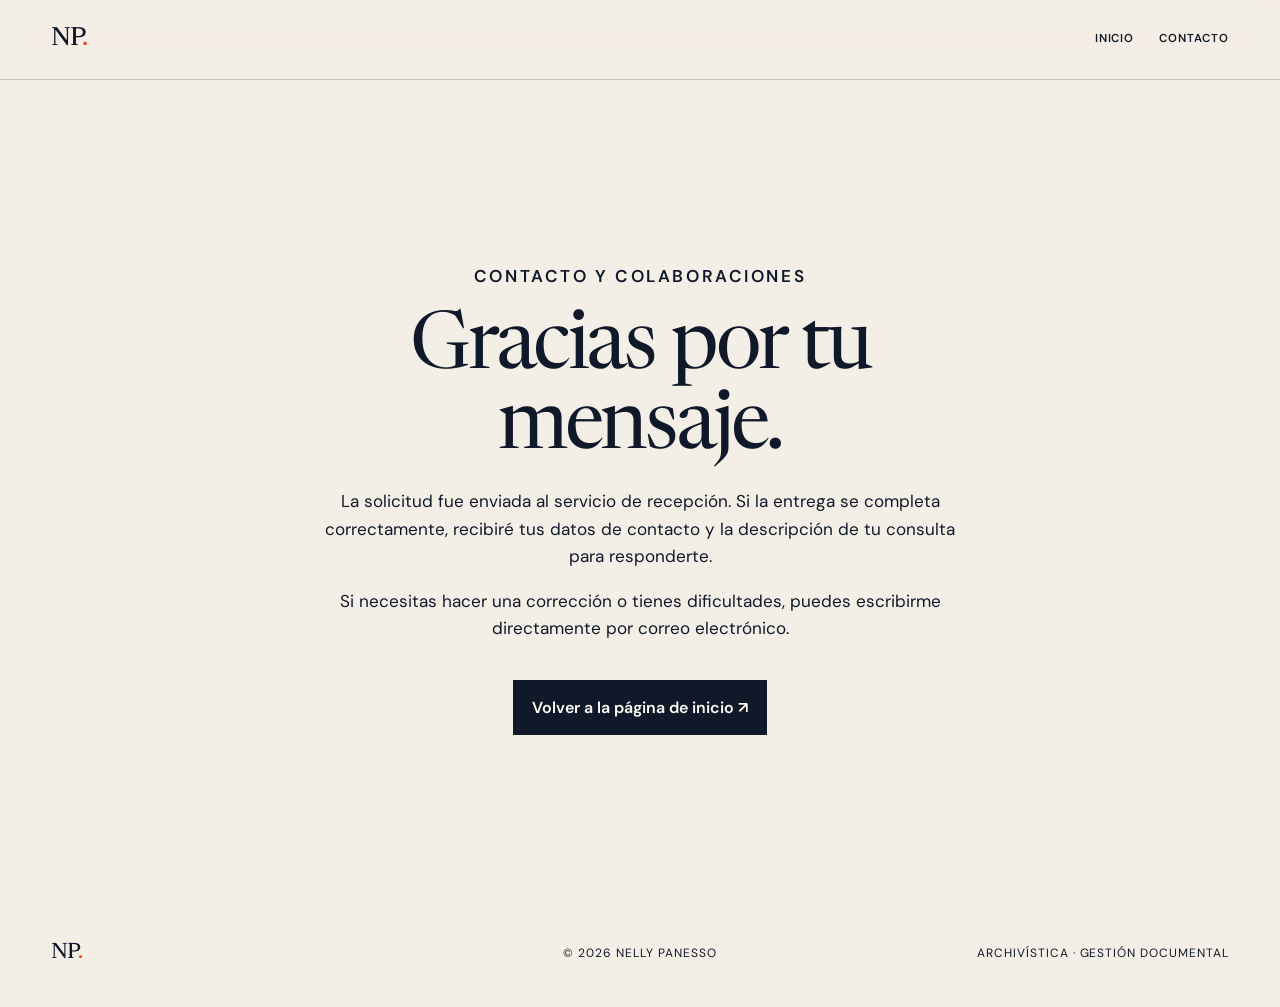
<file: gracias.html>
<!doctype html>
<html lang="es">
<head>
<meta charset="utf-8">
<meta name="viewport" content="width=device-width, initial-scale=1">
<title>Solicitud enviada | Nelly Panesso</title>
<meta name="robots" content="noindex">
<link rel="preconnect" href="https://fonts.googleapis.com">
<link rel="preconnect" href="https://fonts.gstatic.com" crossorigin>
<link href="https://fonts.googleapis.com/css2?family=DM+Sans:wght@400;500;600&family=Newsreader:opsz,wght@6..72,400;6..72,500&display=swap" rel="stylesheet">
<link rel="stylesheet" href="assets/styles.css">
<style>.thank-you{min-height:calc(100vh - 5rem);display:flex;align-items:center;justify-content:center;padding:4rem 1.5rem;text-align:center}.thank-you-inner{max-width:650px}.thank-you h1{font:400 clamp(2.8rem,7vw,5rem)/1 var(--serif);letter-spacing:-.04em;margin:1.2rem 0}.thank-you p{font-size:1.07rem}.thank-you a{display:inline-flex;background:var(--ink);color:var(--white);padding:.9rem 1.2rem;margin-top:1.3rem;text-decoration:none;font-weight:600}</style>
</head>
<body>
<header class="site-header"><a class="brand" href="./">NP<span>.</span></a><nav aria-label="Navegación"><a href="./">Inicio</a><a href="./#contacto">Contacto</a></nav></header>
<main class="thank-you"><div class="thank-you-inner"><p class="eyebrow">Contacto y colaboraciones</p><h1>Gracias por tu mensaje.</h1><p>La solicitud fue enviada al servicio de recepción. Si la entrega se completa correctamente, recibiré tus datos de contacto y la descripción de tu consulta para responderte.</p><p>Si necesitas hacer una corrección o tienes dificultades, puedes escribirme directamente por correo electrónico.</p><a href="./">Volver a la página de inicio ↗</a></div></main>
<footer><a class="brand footer-brand" href="./">NP<span>.</span></a><p>© <span id="year"></span> Nelly Panesso</p><p>Archivística · Gestión documental</p></footer><script src="assets/site.js"></script>
</body></html>
</file>
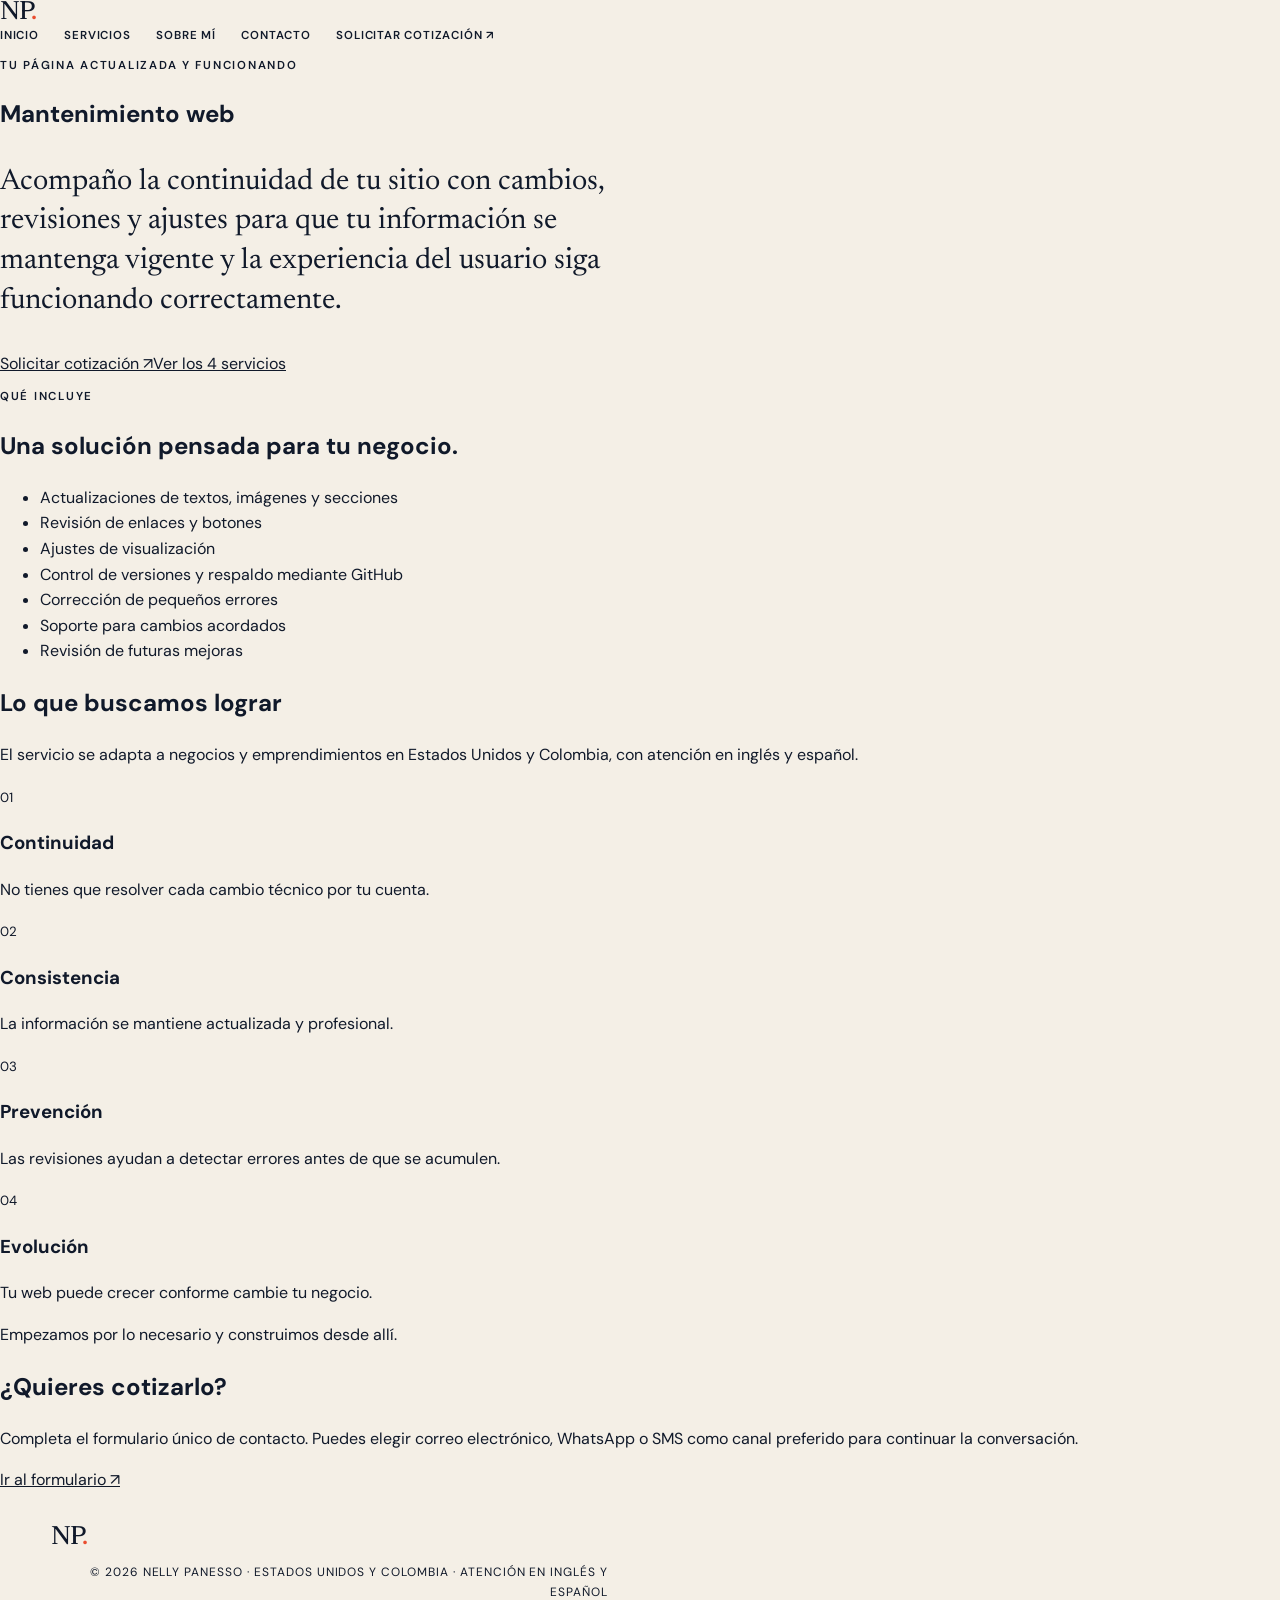
<file: maintenance.html>
<!doctype html><html lang="es"><head><meta charset="utf-8"><meta name="viewport" content="width=device-width,initial-scale=1"><title>Mantenimiento web — Nelly Panesso</title><meta name="description" content="Acompaño la continuidad de tu sitio con cambios, revisiones y ajustes para que tu información se mantenga vigente y la experiencia del usuario siga funcionando correctamente."><link rel="preconnect" href="https://fonts.googleapis.com"><link rel="preconnect" href="https://fonts.gstatic.com" crossorigin><link href="https://fonts.googleapis.com/css2?family=DM+Sans:wght@400;500;600;700&family=Newsreader:opsz,wght@6..72,400;6..72,500&display=swap" rel="stylesheet"><link rel="stylesheet" href="assets/styles.css"></head><body><header class="top"><div class="wrap"><a class="brand" href="index.html">NP<span>.</span></a><button class="menu" aria-expanded="false" aria-label="Abrir menú">Menú</button><nav><a href="index.html">Inicio</a><a href="index.html#servicios">Servicios</a><a href="about.html">Sobre mí</a><a href="contact.html#cotizacion">Contacto</a><a class="nav-cta" href="contact.html#cotizacion">Solicitar cotización ↗</a></nav></div></header><main><section class="page-hero"><div class="wrap"><p class="eyebrow">Tu página actualizada y funcionando</p><h1>Mantenimiento web</h1><p class="lede">Acompaño la continuidad de tu sitio con cambios, revisiones y ajustes para que tu información se mantenga vigente y la experiencia del usuario siga funcionando correctamente.</p><div class="actions"><a class="button" href="contact.html?service=maintenance#cotizacion">Solicitar cotización ↗</a><a class="button alt" href="index.html#servicios">Ver los 4 servicios</a></div></div></section><section><div class="wrap split"><div><p class="eyebrow">Qué incluye</p><h2>Una solución pensada para tu negocio.</h2></div><div><ul class="checklist"><li>Actualizaciones de textos, imágenes y secciones</li><li>Revisión de enlaces y botones</li><li>Ajustes de visualización</li><li>Control de versiones y respaldo mediante GitHub</li><li>Corrección de pequeños errores</li><li>Soporte para cambios acordados</li><li>Revisión de futuras mejoras</li></ul></div></div></section><section><div class="wrap"><div class="section-head"><h2>Lo que buscamos lograr</h2><p>El servicio se adapta a negocios y emprendimientos en Estados Unidos y Colombia, con atención en inglés y español.</p></div><div class="cards"><article class="card"><small>01</small><h3>Continuidad</h3><p>No tienes que resolver cada cambio técnico por tu cuenta.</p></article><article class="card"><small>02</small><h3>Consistencia</h3><p>La información se mantiene actualizada y profesional.</p></article><article class="card"><small>03</small><h3>Prevención</h3><p>Las revisiones ayudan a detectar errores antes de que se acumulen.</p></article><article class="card"><small>04</small><h3>Evolución</h3><p>Tu web puede crecer conforme cambie tu negocio.</p></article></div></div></section><section><div class="wrap split"><div class="quote">Empezamos por lo necesario y construimos desde allí.</div><div class="contact-box"><h2>¿Quieres cotizarlo?</h2><p>Completa el formulario único de contacto. Puedes elegir correo electrónico, WhatsApp o SMS como canal preferido para continuar la conversación.</p><a class="button" href="contact.html?service=maintenance#cotizacion">Ir al formulario ↗</a></div></div></section></main><footer class="footer"><div class="wrap"><a class="brand" href="index.html">NP<span>.</span></a><p>© <span id="year"></span> Nelly Panesso · Estados Unidos y Colombia · Atención en inglés y español</p></div></footer><script src="assets/site.js"></script></body></html>
</file>
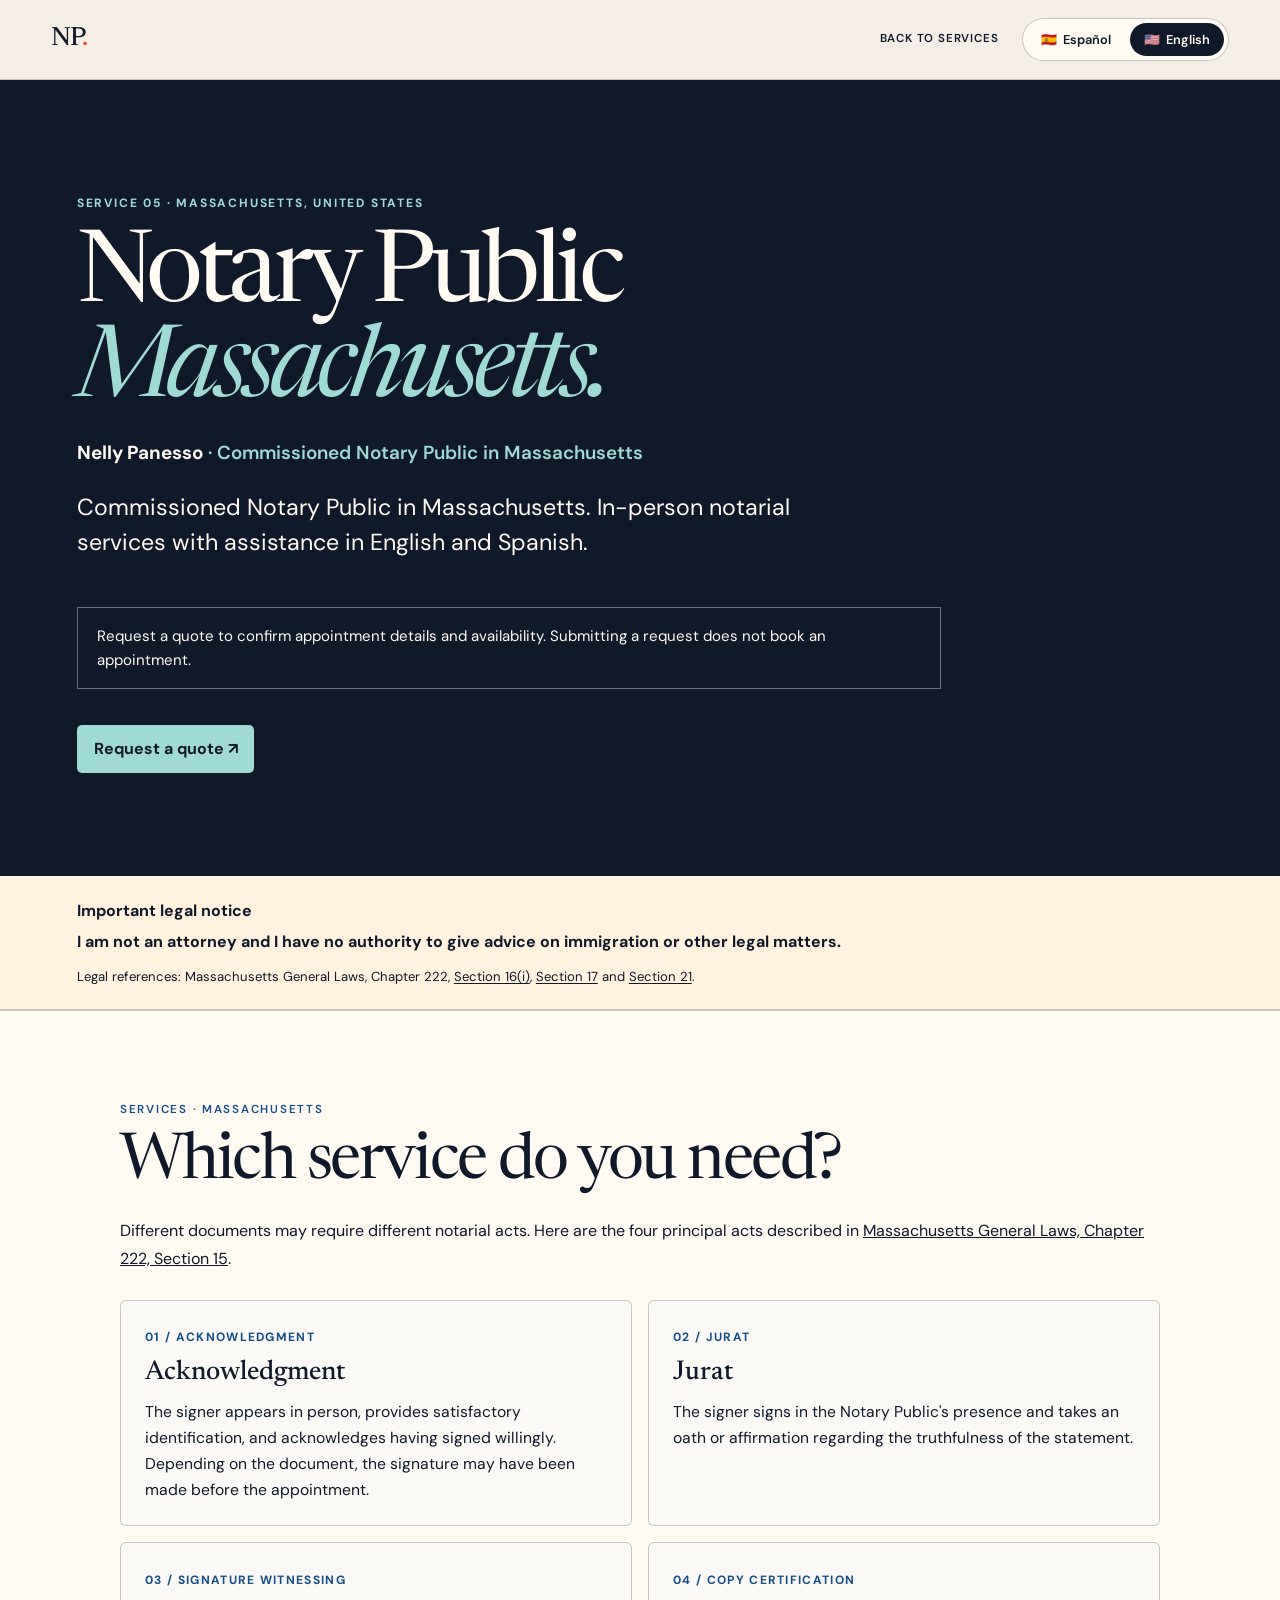
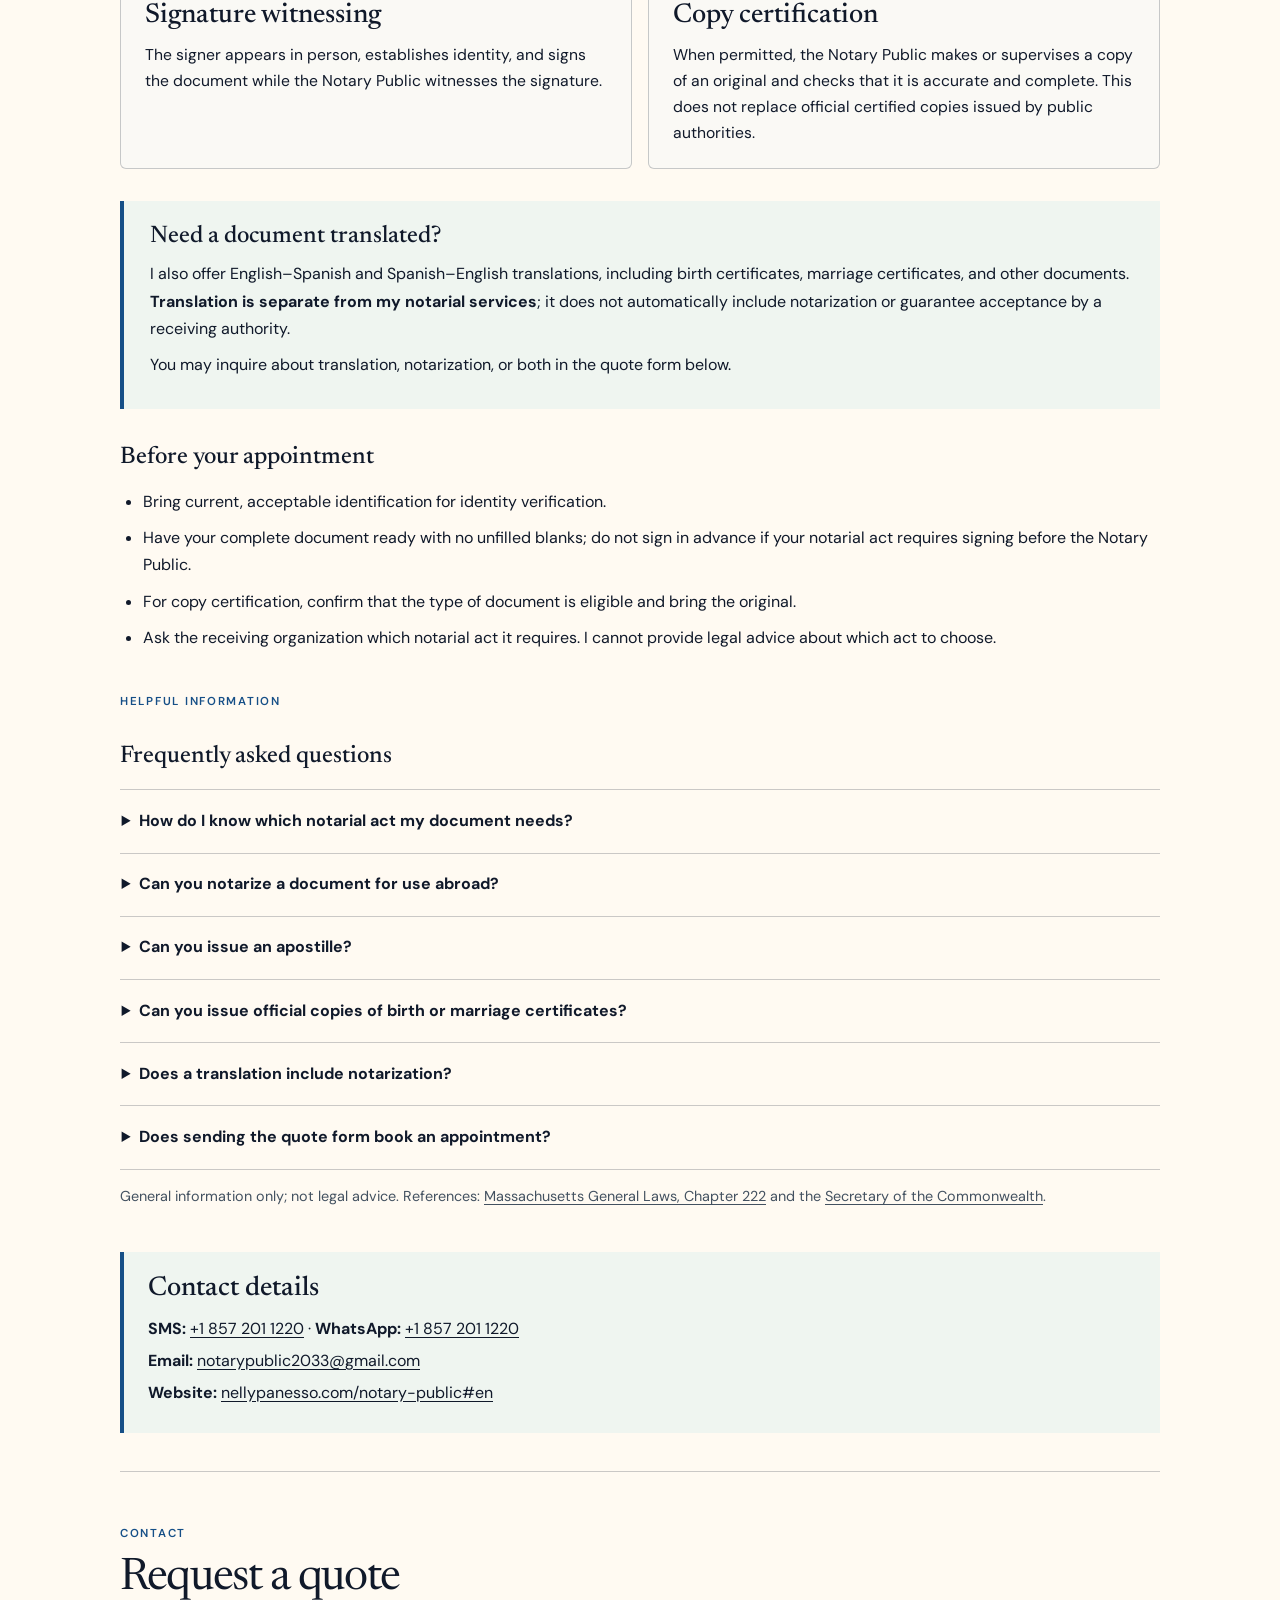
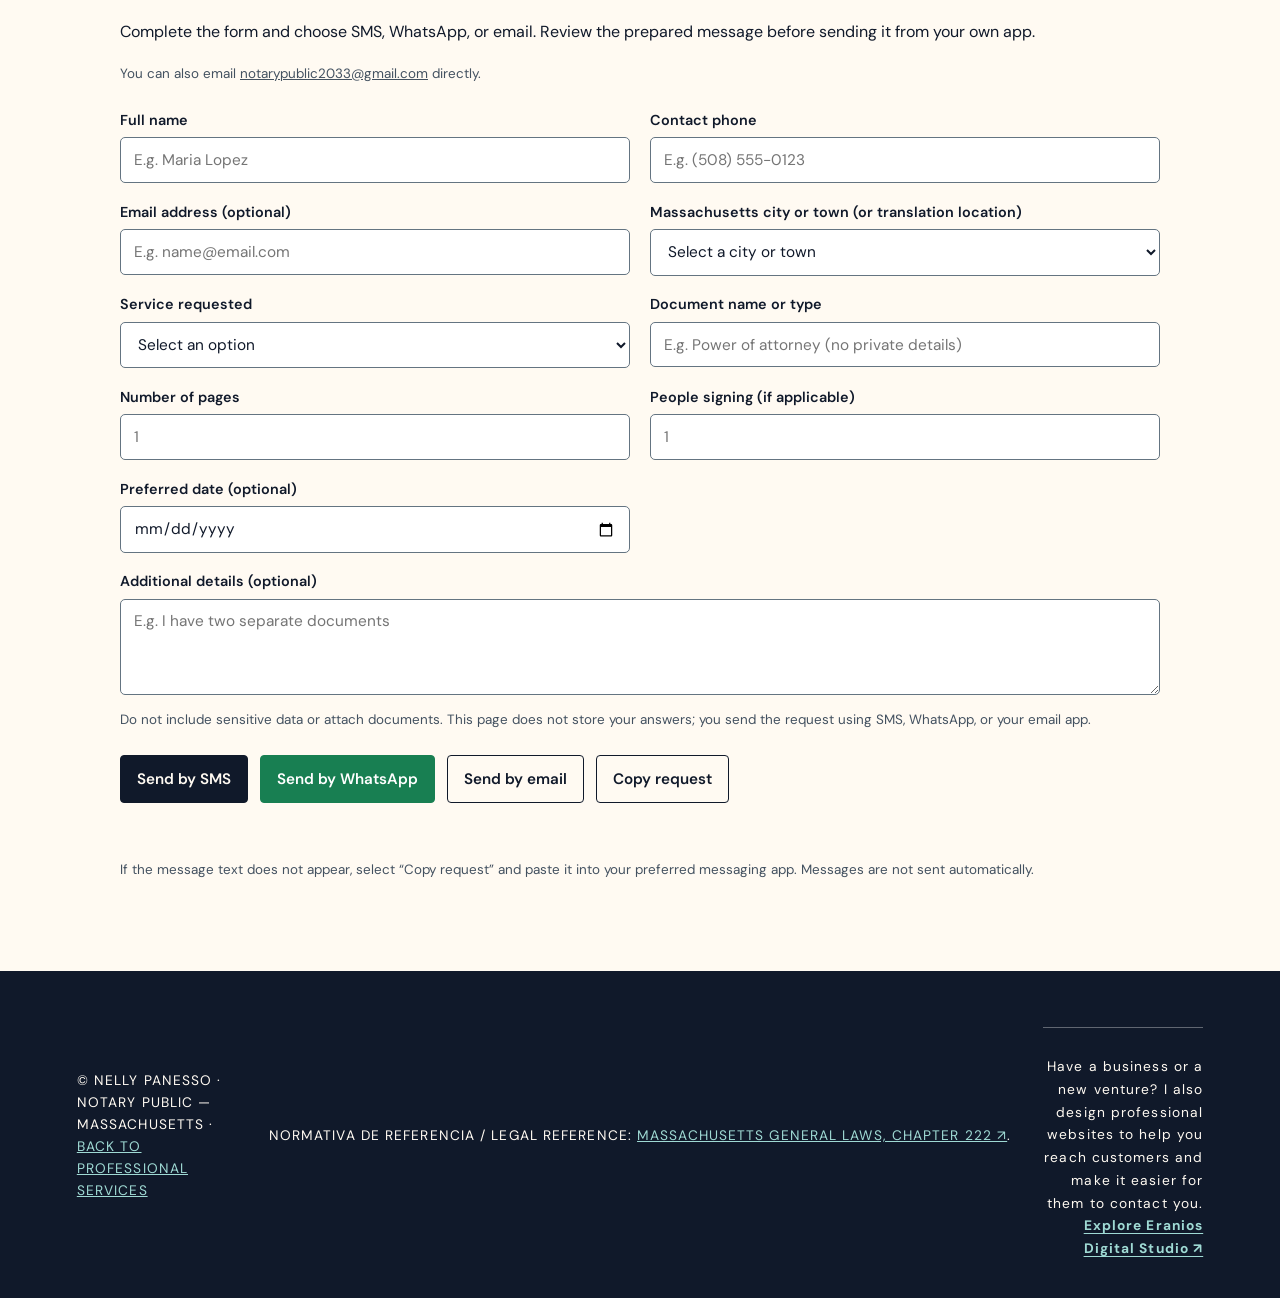
<file: notary-ma.html>
<!doctype html>
<html lang="es">
<head>
  <meta charset="utf-8">
  <meta name="viewport" content="width=device-width, initial-scale=1">
  <meta http-equiv="refresh" content="0; url=notary-public.html">
  <title>Notary Public | Nelly Panesso</title>
  <script>window.location.replace("notary-public.html"+window.location.search+window.location.hash);</script>
</head>
<body>
  <p>Esta página cambió de dirección. <a href="notary-public.html">Continuar a Notary Public</a>.</p>
</body>
</html>
</file>
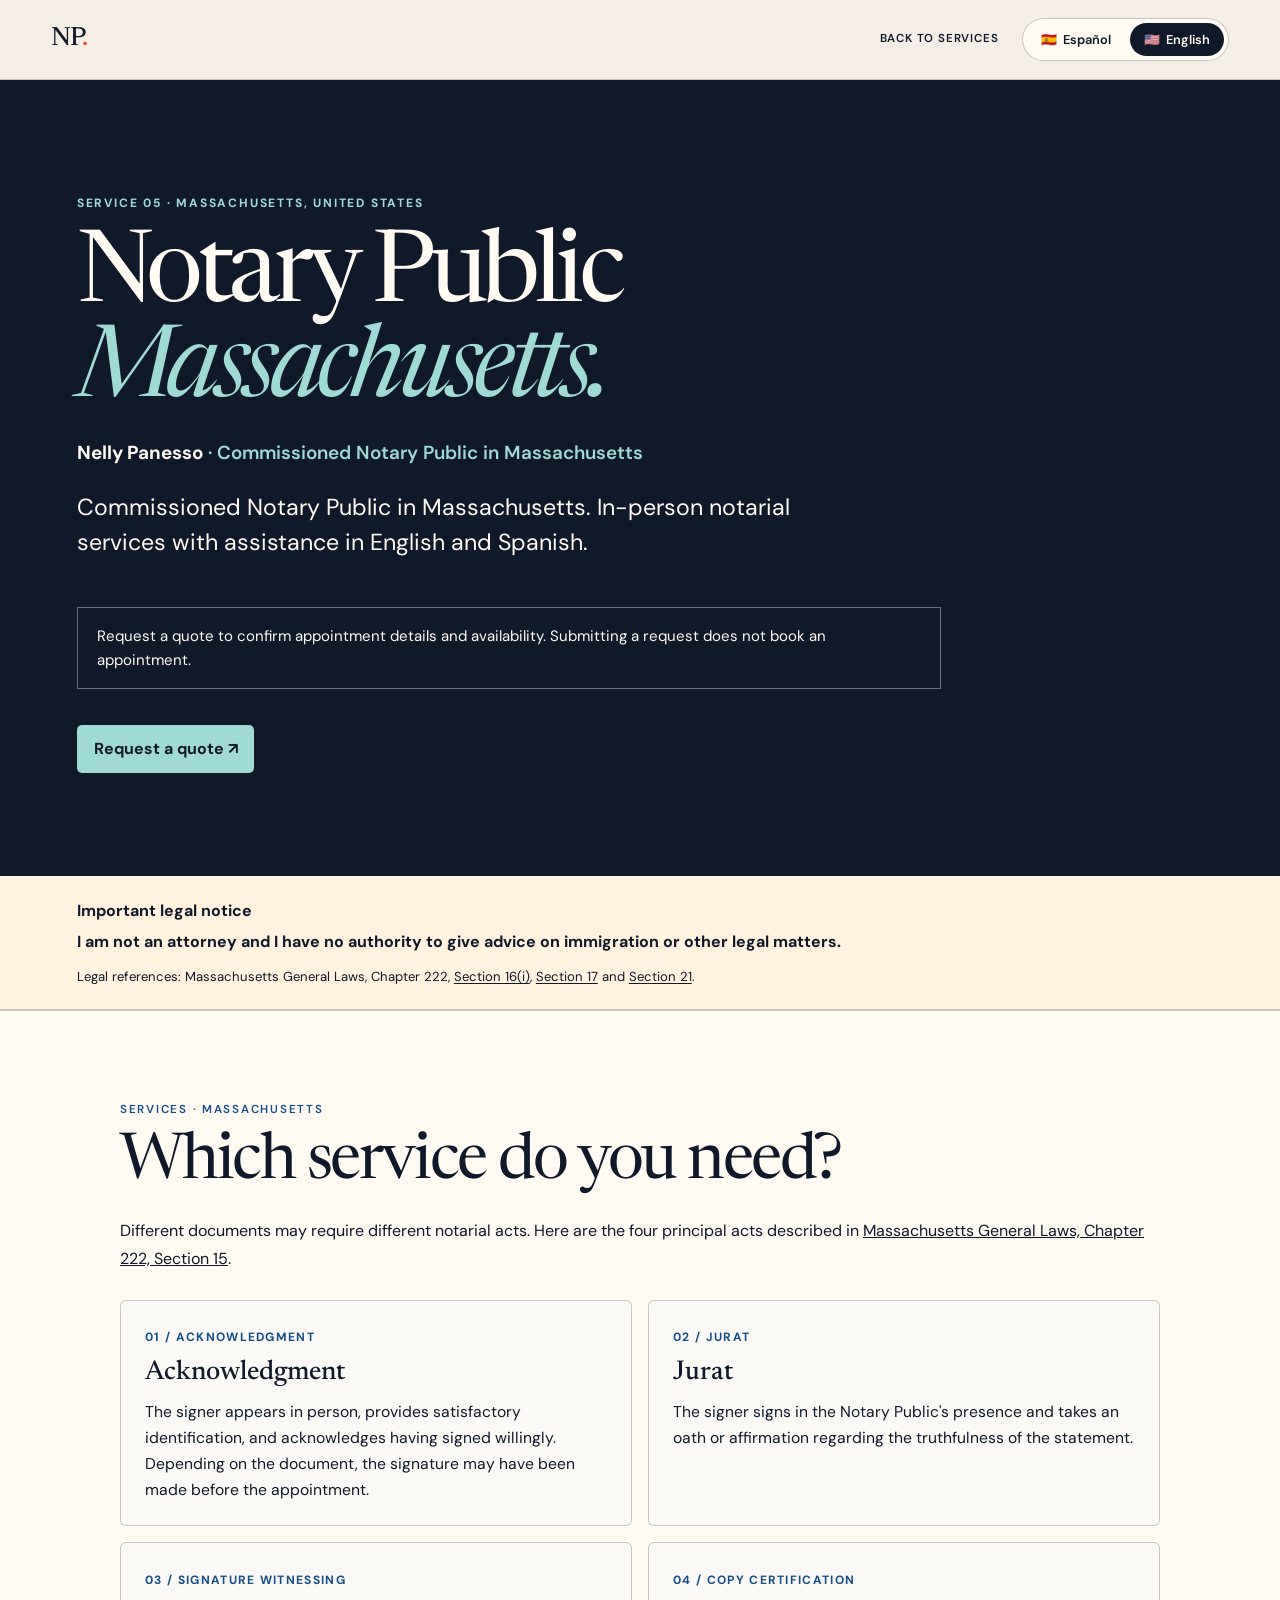
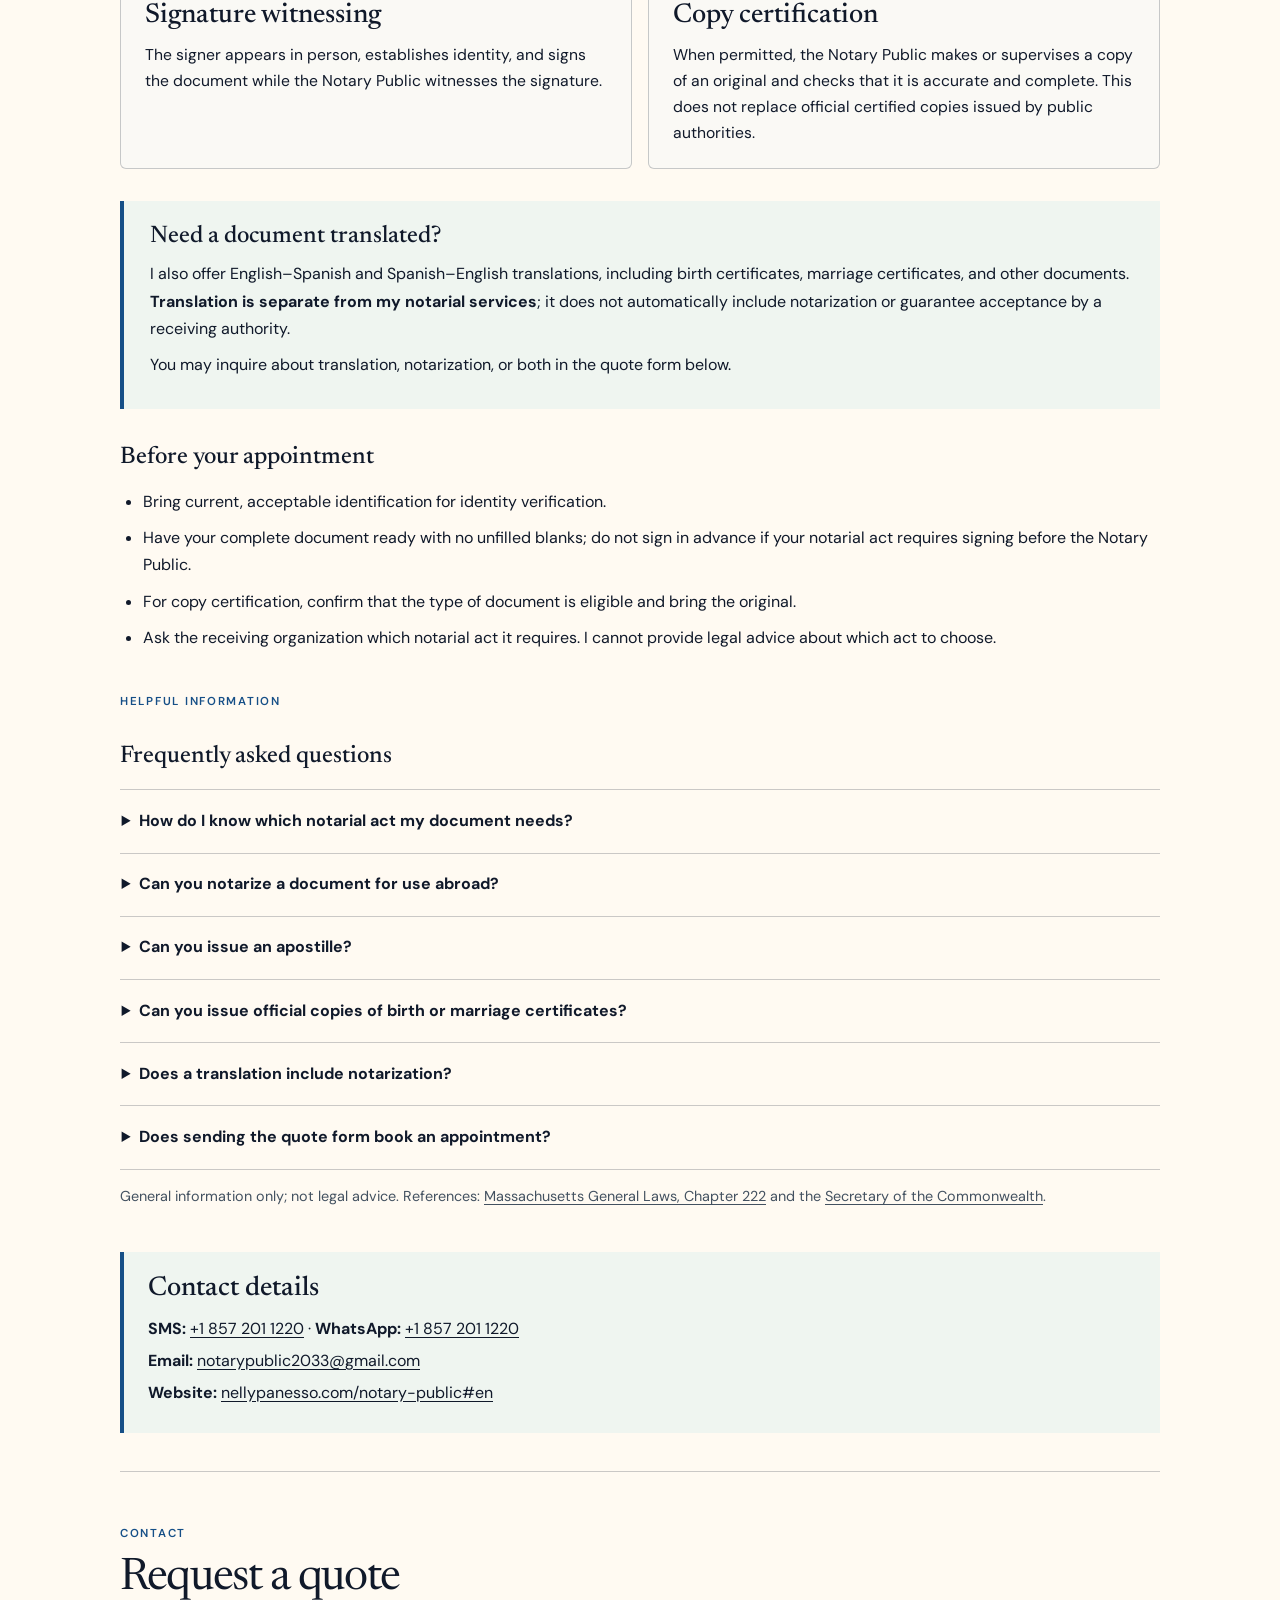
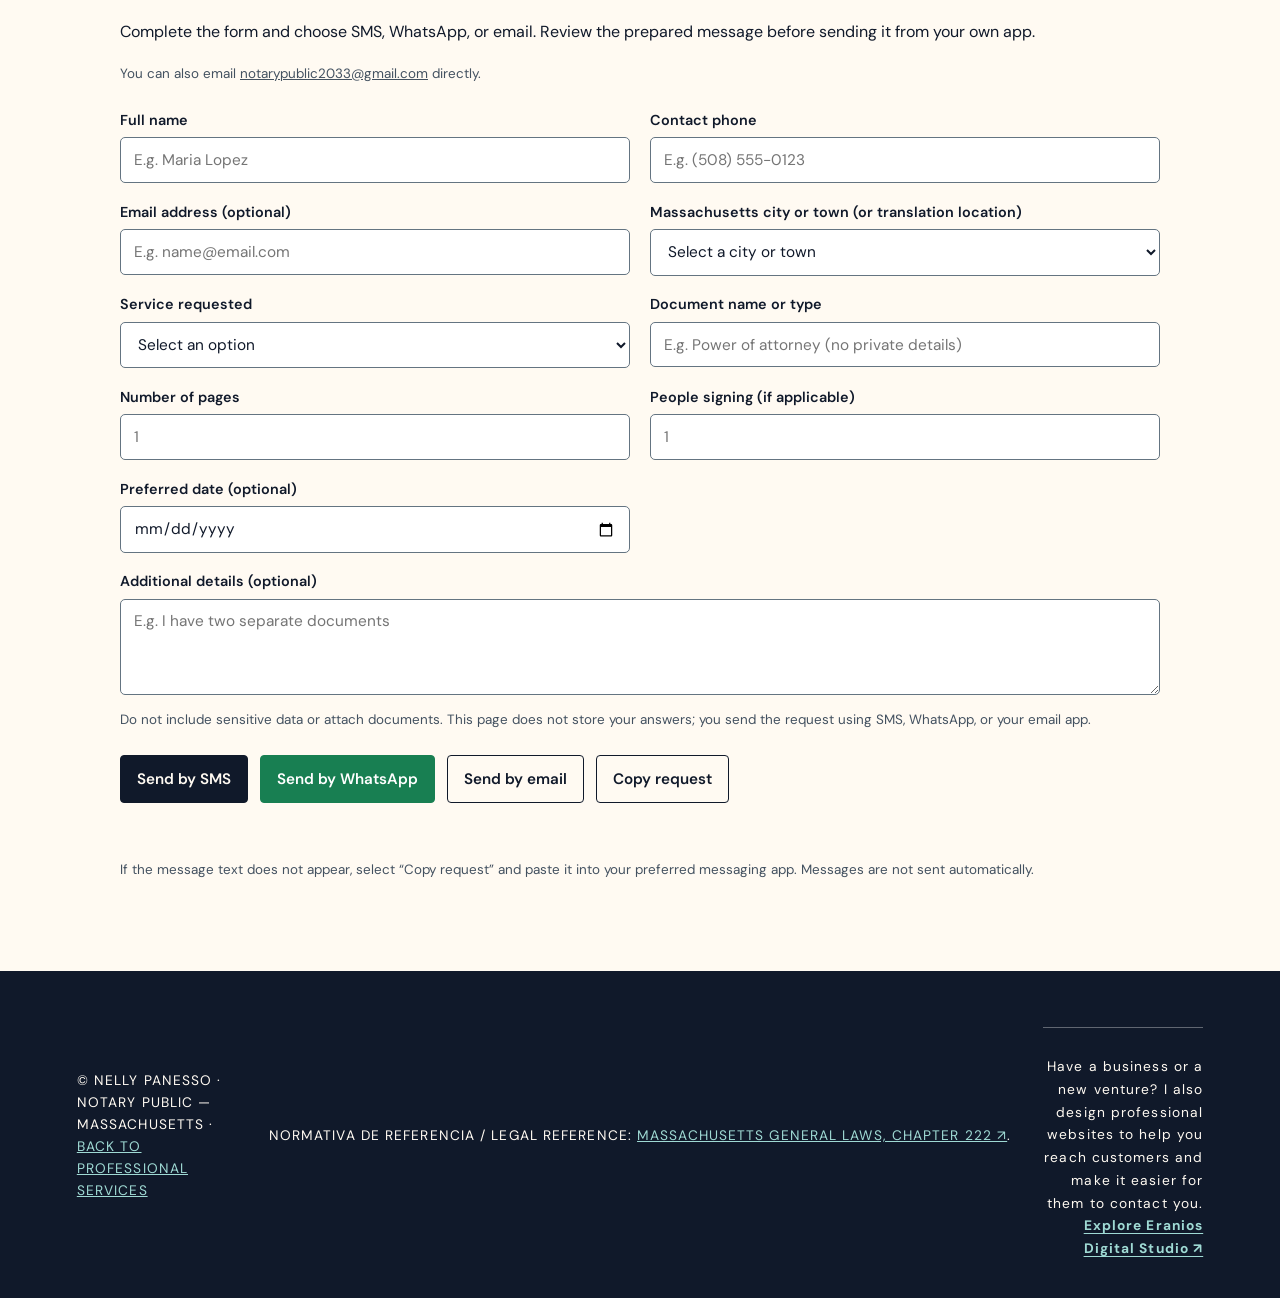
<file: notary-public.html>
<!doctype html>
<html lang="es">
<head>
  <meta charset="utf-8">
  <meta name="viewport" content="width=device-width, initial-scale=1">
  <title>Notary Public en Massachusetts | Nelly Panesso</title>
  <meta name="description" content="Nelly Panesso, Notary Public comisionada en Massachusetts, Estados Unidos. Consultas y cotizaciones para actos notariales presenciales, con atención en español e inglés.">
  <link rel="canonical" href="https://nellypanesso.com/notary-public">
  <link rel="preconnect" href="https://fonts.googleapis.com">
  <link rel="preconnect" href="https://fonts.gstatic.com" crossorigin>
  <link href="https://fonts.googleapis.com/css2?family=DM+Sans:wght@400;500;600;700&family=Newsreader:opsz,wght@6..72,400;6..72,500&display=swap" rel="stylesheet">
  <link rel="stylesheet" href="assets/styles.css">
  <style>

    .np-header{gap:clamp(.65rem,2vw,1.5rem)}
    .np-header nav{margin-left:auto}
    .np-lang-switch{display:flex;gap:.35rem;align-items:center;border:1px solid var(--line);border-radius:999px;padding:.24rem;background:var(--white)}
    .np-lang-option{display:inline-flex;align-items:center;gap:.4rem;border:0;border-radius:999px;padding:.5rem .85rem;background:transparent;color:var(--ink);font:600 .8rem var(--sans);white-space:nowrap;cursor:pointer}
    .np-lang-option[aria-pressed="true"]{background:var(--ink);color:var(--white)}
    .np-lang-option:focus-visible{outline:2px solid var(--red);outline-offset:2px}
    [data-lang-panel][hidden]{display:none!important}
    @media(max-width:540px){.np-header{flex-wrap:wrap;padding-top:.5rem;padding-bottom:.5rem;gap:.5rem}.np-header nav{order:3;width:100%;display:flex;justify-content:center;margin:0}.np-header .np-lang-switch{margin-left:auto}.np-lang-option{padding:.43rem .63rem;font-size:.76rem}.np-quote{scroll-margin-top:8rem}}
    .np-hero{padding:clamp(4rem,8vw,7rem) clamp(1.25rem,6vw,6rem);background:var(--ink);color:var(--white)}
    .np-hero h1{font:400 clamp(3.5rem,7.8vw,7rem)/.95 var(--serif);letter-spacing:-.055em;margin:1.1rem 0 1.5rem;max-width:65rem}
    .np-hero h1 em{font-weight:400;color:var(--aqua)}
    .np-provider{margin:-.35rem 0 1.1rem;color:var(--aqua);font:600 clamp(1rem,1.7vw,1.18rem)/1.45 var(--sans)}
    .np-provider strong{color:var(--white)}
    .np-hero .np-lead{font-size:clamp(1.1rem,2vw,1.45rem);max-width:47rem;line-height:1.5}
    .np-hero .np-kicker{color:var(--aqua);font-size:.75rem;letter-spacing:.15em;text-transform:uppercase;font-weight:700}
    .np-status{display:inline-block;border:1px solid #ffffff60;padding:1rem 1.2rem;margin-top:1.5rem;max-width:54rem;font-size:.94rem}
    .np-warning{padding:1.4rem clamp(1.25rem,6vw,6rem);background:#fff2df;border-bottom:1px solid var(--line)}
    .np-warning strong{display:block;margin-bottom:.35rem}
    .np-warning p{max-width:65rem;margin:0}
    .np-warning .np-legal-source{margin-top:.7rem;font-size:.82rem}
    .np-legal-source a{text-decoration:underline;text-underline-offset:2px}
    .np-content{max-width:73rem;margin:0 auto;padding:clamp(3rem,6vw,6rem) clamp(1.25rem,6vw,6rem)}
    .np-content + .np-content{border-top:1px solid var(--line)}
    .np-content h2{font:400 clamp(2.6rem,5vw,4.5rem)/1 var(--serif);letter-spacing:-.04em;margin:.45rem 0 1.4rem}
    .np-content h3{font:500 1.5rem/1.15 var(--serif);margin:2rem 0 1rem}
    .np-content p,.np-content li{max-width:64rem;line-height:1.72}
    .np-content ul{padding-left:1.45rem}
    .np-content li{margin:.55rem 0}
    .np-action{display:inline-flex;margin:1.1rem .9rem .4rem 0;padding:.75rem 1rem;border:1px solid var(--ink);text-decoration:none;font-weight:600}
    .np-action.primary{background:var(--ink);color:var(--white)}
    .np-action:hover,.np-action:focus-visible{outline:2px solid var(--red);outline-offset:3px}
    .np-english{background:var(--white);max-width:none}
    .np-english>.np-inner{max-width:65rem;margin:0 auto}

    .np-hero-actions{display:flex;gap:.75rem;flex-wrap:wrap;margin:1.3rem 0 0}
    .np-hero-action{padding:.72rem 1.05rem;color:var(--ink);background:var(--aqua);font-weight:700;text-decoration:none;border-radius:5px}
    .np-hero-action.secondary{background:transparent;color:var(--white);border:1px solid #ffffff88}
    .np-contact-strip{margin:2.7rem 0 0;padding:1.35rem 1.5rem;background:#eff5f0;border-left:4px solid var(--blue)}
    .np-contact-strip h3{margin:0 0 .7rem;font:500 clamp(1.35rem,2.7vw,1.7rem)/1.16 var(--serif)}
    .np-contact-strip p{margin:.38rem 0;line-height:1.6;overflow-wrap:anywhere}
    .np-contact-strip a{text-decoration:underline;text-underline-offset:3px}
    .np-contact-strip + .np-quote{margin-top:2.4rem}
    .np-quote{margin-top:3.2rem;border-top:1px solid var(--line);padding-top:2.5rem;scroll-margin-top:6rem}
    .np-quote h3{font:400 clamp(2rem,3.5vw,3.2rem)/1.05 var(--serif);letter-spacing:-.03em;margin:.5rem 0 1rem}
    .np-quote>p:not(.kicker){max-width:58rem}
    .np-quote-form{margin-top:1.5rem}
    .np-quote-grid{display:grid;grid-template-columns:repeat(2,minmax(0,1fr));gap:1.1rem 1.3rem}
    .np-quote-grid label{display:flex;flex-direction:column;min-width:0;gap:.35rem}
    .np-quote-grid label span{font-size:.9rem;font-weight:600}
    .np-quote-grid input,.np-quote-grid select,.np-quote-grid textarea{display:block;width:100%;border:1px solid #647481;border-radius:5px;background:#fff;color:var(--ink);min-height:2.85rem;padding:.7rem .8rem;font:400 .96rem var(--sans)}
    .np-quote-grid textarea{resize:vertical;min-height:6rem}
    .np-quote-grid :is(input,select,textarea):focus-visible{outline:2px solid var(--blue);outline-offset:2px}
    .np-quote-wide{grid-column:1/-1}
    .np-quote-privacy,.np-quote-hint{font-size:.84rem;color:#435160}
    .np-quote-actions{display:flex;flex-wrap:wrap;gap:.75rem;margin:1.5rem 0 0}
    .np-quote-button{min-height:3rem;padding:.75rem 1rem;border:1px solid var(--ink);border-radius:4px;background:transparent;color:var(--ink);font:600 .95rem var(--sans);cursor:pointer}
    .np-quote-button.primary{background:var(--ink);color:var(--white)}
    .np-quote-button.np-whatsapp-request{background:#187f52;border-color:#187f52;color:#fff}
    .np-quote-button:disabled{background:#e8e8e4;border-color:#c3c9ca;color:#65717a;cursor:not-allowed;opacity:1}
    .np-quote-button:hover,.np-quote-button:focus-visible,.np-hero-action:focus-visible{outline:2px solid var(--red);outline-offset:3px}
    .np-quote-status{font-weight:600;color:var(--blue);min-height:1.4rem}
    @media(max-width:650px){.np-quote-grid{grid-template-columns:1fr}.np-quote-actions{flex-direction:column}.np-quote-button{width:100%}}

    /* Information and FAQ sections: consistent with the site's existing editorial design */
    .np-service-intro{max-width:58rem;margin-bottom:1.6rem}
    .np-service-grid{display:grid;grid-template-columns:repeat(2,minmax(0,1fr));gap:1rem;margin:1.7rem 0 2rem}
    .np-service-card{min-width:0;background:#faf9f5;border:1px solid var(--line);border-radius:6px;padding:1.4rem 1.5rem}
    .np-service-card .np-card-label{font:700 .75rem/1.4 var(--sans);letter-spacing:.11em;text-transform:uppercase;color:var(--blue)}
    .np-service-card h3{margin:.55rem 0 .65rem;font:500 clamp(1.35rem,2.7vw,1.7rem)/1.16 var(--serif)}
    .np-service-card p{margin:.4rem 0 0;font-size:.98rem;line-height:1.65}
    .np-extra-service{background:#eff5f0;border-left:4px solid var(--blue);padding:1.4rem 1.6rem;margin:1.3rem 0 2.2rem}
    .np-extra-service h3{margin:0 0 .6rem}
    .np-extra-service p{margin:.5rem 0}
    .np-prep-list{margin:0 0 2.2rem}
    .np-faq{margin:2.5rem 0 0}
    .np-faq h3{margin-bottom:1.15rem}
    .np-faq details{border-top:1px solid var(--line);padding:.95rem .1rem}
    .np-faq details:last-of-type{border-bottom:1px solid var(--line)}
    .np-faq summary{cursor:pointer;font-weight:700;line-height:1.55;padding:.22rem .4rem .22rem 0}
    .np-faq summary:focus-visible{outline:2px solid var(--blue);outline-offset:3px}
    .np-faq details p{margin:.65rem 1rem .4rem 0}
    .np-faq a{text-decoration:underline;text-underline-offset:3px}
    .np-faq-note{color:#435160;font-size:.9rem}
    @media(max-width:720px){.np-service-grid{grid-template-columns:1fr}.np-service-card{padding:1.15rem 1.2rem}.np-extra-service{padding:1.15rem 1.2rem}}
    .np-footer{padding:2rem clamp(1.25rem,6vw,6rem);background:var(--ink);color:var(--white);font-size:.86rem}
    .np-footer a{color:var(--aqua)}
    .np-footer p{max-width:67rem}
    .np-footer .eranios-promo{border-top:1px solid #ffffff55;margin-top:1.5rem;padding-top:1.3rem}
    .np-footer .eranios-promo p{max-width:65rem;line-height:1.65;text-transform:none;margin:.4rem 0}
    .np-footer .eranios-promo a{font-weight:700}
    @media(max-width:620px){.site-header nav{gap:.7rem}.site-header nav a{font-size:.64rem}.np-hero h1{overflow-wrap:anywhere}}
  </style>
</head>
<body>
  <a class="skip" href="#contenido"><span data-lang-panel="es">Ir al contenido</span><span data-lang-panel="en">Skip to content</span></a>
  <header class="site-header np-header">
    <a class="brand" href="index.html" aria-label="Nelly Panesso, inicio">NP<span>.</span></a>
    <nav aria-label="Navegación">
      <a href="index.html#servicios"><span data-lang-panel="es">Volver a servicios</span><span data-lang-panel="en">Back to services</span></a>
    </nav>
    <div class="np-lang-switch" role="group" aria-label="Idioma / Language">
      <button type="button" class="np-lang-option" data-select-lang="es" aria-pressed="true"><span aria-hidden="true">🇪🇸</span> Español</button>
      <button type="button" class="np-lang-option" data-select-lang="en" aria-pressed="false"><span aria-hidden="true">🇺🇸</span> English</button>
    </div>
  </header>
  <main id="contenido">
    <section class="np-hero">
      <p class="np-kicker" data-lang-panel="es">Servicio 05 · Massachusetts, Estados Unidos</p>
      <p class="np-kicker" data-lang-panel="en">Service 05 · Massachusetts, United States</p>
      <h1>Notary Public <em>Massachusetts.</em></h1>
      <p class="np-provider" data-lang-panel="es"><strong>Nelly Panesso</strong> · Notary Public comisionada en Massachusetts</p>
      <p class="np-provider" data-lang-panel="en"><strong>Nelly Panesso</strong> · Commissioned Notary Public in Massachusetts</p>
      <p class="np-lead" data-lang-panel="es">Notary Public comisionada en Massachusetts. Atención presencial en español e inglés para actos notariales permitidos por la ley estatal.</p>
      <p class="np-lead" data-lang-panel="en">Commissioned Notary Public in Massachusetts. In-person notarial services with assistance in English and Spanish.</p>
      <p class="np-status" data-lang-panel="es">Solicita una cotización y confirma los detalles de tu cita según disponibilidad. La solicitud no constituye una reserva.</p>
      <p class="np-status" data-lang-panel="en">Request a quote to confirm appointment details and availability. Submitting a request does not book an appointment.</p>
      <p class="np-hero-actions" data-lang-panel="es"><a class="np-hero-action" href="#quote-es">Solicitar cotización ↗</a></p>
      <p class="np-hero-actions" data-lang-panel="en"><a class="np-hero-action" href="#quote-en">Request a quote ↗</a></p>
    </section>
    <aside class="np-warning" data-lang-panel="es" aria-label="Información legal importante" lang="es">
      <strong>Información legal importante</strong>
      <p><strong>No soy abogada y no tengo autoridad para dar asesoría sobre inmigración ni otros asuntos legales.</strong> Un Notary Public no equivale a un profesional del derecho.</p>
      <p class="np-legal-source">Fundamento normativo: Massachusetts General Laws, Chapter 222, <a href="https://malegislature.gov/Laws/GeneralLaws/PartIII/TitleI/Chapter222/Section16" target="_blank" rel="noopener noreferrer">Section 16(i)</a>, <a href="https://malegislature.gov/Laws/GeneralLaws/PartIII/TitleI/Chapter222/Section17" target="_blank" rel="noopener noreferrer">Section 17</a> y <a href="https://malegislature.gov/Laws/GeneralLaws/PartIII/TitleI/Chapter222/Section21" target="_blank" rel="noopener noreferrer">Section 21</a>.</p>
    </aside>
    <aside class="np-warning" data-lang-panel="en" aria-label="Important legal notice" lang="en">
      <strong>Important legal notice</strong>
      <p><strong>I am not an attorney and I have no authority to give advice on immigration or other legal matters.</strong></p>
      <p class="np-legal-source">Legal references: Massachusetts General Laws, Chapter 222, <a href="https://malegislature.gov/Laws/GeneralLaws/PartIII/TitleI/Chapter222/Section16" target="_blank" rel="noopener noreferrer">Section 16(i)</a>, <a href="https://malegislature.gov/Laws/GeneralLaws/PartIII/TitleI/Chapter222/Section17" target="_blank" rel="noopener noreferrer">Section 17</a> and <a href="https://malegislature.gov/Laws/GeneralLaws/PartIII/TitleI/Chapter222/Section21" target="_blank" rel="noopener noreferrer">Section 21</a>.</p>
    </aside>
    <section class="np-content" id="es" lang="es" data-lang-panel="es" aria-labelledby="es-heading">
      <p class="kicker blue">Servicios · Massachusetts</p>
      <h2 id="es-heading">¿Qué necesitas notarizar?</h2>
      <p class="np-service-intro">Cada documento puede requerir un acto notarial distinto. Estos son los cuatro tipos principales previstos en el <a href="https://malegislature.gov/Laws/GeneralLaws/PartIII/TitleI/Chapter222/Section15" target="_blank" rel="noopener noreferrer">Chapter 222, Section 15</a>, explicados de forma sencilla.</p>
      <div class="np-service-grid" aria-label="Tipos de actos notariales">
        <article class="np-service-card">
          <span class="np-card-label">01 / Acknowledgment</span>
          <h3>Reconocimiento de firma</h3>
          <p>La persona se presenta, acredita su identidad y reconoce que firmó voluntariamente el documento. Según corresponda, la firma puede haberse realizado antes de la cita.</p>
        </article>
        <article class="np-service-card">
          <span class="np-card-label">02 / Jurat</span>
          <h3>Firma bajo juramento</h3>
          <p>La persona firma en presencia del Notary Public y presta juramento o afirmación sobre la veracidad de su declaración.</p>
        </article>
        <article class="np-service-card">
          <span class="np-card-label">03 / Signature witnessing</span>
          <h3>Firma presenciada</h3>
          <p>La persona comparece, acredita su identidad y firma el documento delante del Notary Public, quien presencia el acto de firma.</p>
        </article>
        <article class="np-service-card">
          <span class="np-card-label">04 / Copy certification</span>
          <h3>Certificación de copias</h3>
          <p>Cuando está permitido, se reproduce o supervisa la copia de un original y se comprueba que la copia sea fiel y completa. No reemplaza las copias oficiales que emiten las autoridades.</p>
        </article>
      </div>
      <div class="np-extra-service">
        <h3>¿También necesitas traducir un documento?</h3>
        <p>Ofrezco traducciones entre español e inglés, por ejemplo, de certificados de nacimiento, matrimonio y otros documentos. <strong>La traducción es un servicio independiente de la función notarial</strong>; no implica por sí sola una notarización ni garantiza que una entidad acepte el documento.</p>
        <p>Puedes consultar por traducción, notarización o ambos servicios mediante el formulario de cotización.</p>
      </div>
      <h3>Antes de la cita</h3>
      <ul class="np-prep-list">
        <li>Ten a mano una identificación vigente y aceptable para verificar tu identidad.</li>
        <li>Prepara el documento completo, sin espacios en blanco pendientes; no firmes anticipadamente si el acto requiere firmar ante el Notary Public.</li>
        <li>Si se trata de una certificación de copia, consulta previamente si ese tipo de documento puede certificarse y ten disponible el original.</li>
        <li>Confirma con la entidad que recibirá el documento qué tipo de acto notarial exige; no puedo escoger por ti un acto cuando ello requiera asesoramiento legal.</li>
      </ul>
      <div class="np-faq" aria-labelledby="np-faq-es-title">
        <p class="kicker blue">Orientación para tus trámites</p>
        <h3 id="np-faq-es-title">Preguntas frecuentes</h3>
        <details>
          <summary>¿Cómo sé qué acto notarial necesita mi documento?</summary>
          <p>Revisa las instrucciones del documento o pregunta a la entidad que lo solicita. Puedo explicar en qué consiste cada acto, pero no dar asesoría legal sobre cuál debes elegir.</p>
        </details>
        <details>
          <summary>¿Puedo notarizar un documento que utilizaré en Colombia u otro país?</summary>
          <p>Es posible realizar en Massachusetts un acto notarial permitido por la ley estatal. Antes de la cita, consulta a la autoridad o entidad receptora si necesita una apostilla, traducción u otros requisitos para aceptarlo.</p>
        </details>
        <details>
          <summary>¿Puedes emitir la apostilla?</summary>
          <p>No. En Massachusetts, las apostillas y certificaciones oficiales las emite la <strong>Secretaría del Commonwealth</strong>, no el Notary Public. Un documento notarizado puede requerir después ese trámite, según el país y la entidad destinataria. Consulta las <a href="https://www.sec.state.ma.us/divisions/commissions/apostilles.htm" target="_blank" rel="noopener noreferrer">instrucciones oficiales para apostillas</a>.</p>
        </details>
        <details>
          <summary>¿Puedes expedir copias oficiales de certificados de nacimiento o matrimonio?</summary>
          <p>No. Las copias oficiales de registros vitales deben solicitarse a la autoridad que los expide. Puedo cotizar la traducción de esos documentos como servicio independiente, si la necesitas.</p>
        </details>
        <details>
          <summary>¿La traducción incluye notarización?</summary>
          <p>No automáticamente. Son servicios diferentes. Si una entidad solicita una declaración firmada por un traductor y un acto notarial relacionado, primero debe confirmarse qué exige la entidad receptora y qué permite la ley.</p>
        </details>
        <details>
          <summary>¿Enviar el formulario significa que tengo una cita confirmada?</summary>
          <p>No. El formulario prepara un mensaje para SMS o WhatsApp; la ubicación, la tarifa y la disponibilidad se confirman antes de acordar la cita.</p>
        </details>
        <p class="np-faq-note">Información general; no constituye asesoría legal. Referencias: <a href="https://malegislature.gov/Laws/GeneralLaws/PartIII/TitleI/Chapter222" target="_blank" rel="noopener noreferrer">Massachusetts General Laws, Chapter 222</a> y <a href="https://www.sec.state.ma.us/divisions/commissions/apostilles.htm" target="_blank" rel="noopener noreferrer">Secretaría del Commonwealth</a>.</p>
      </div>
      <aside class="np-contact-strip" aria-labelledby="np-contact-es-title">
        <h3 id="np-contact-es-title">Datos de contacto</h3>
        <p><strong>SMS:</strong> <a href="sms:+18572011220">+1 857 201 1220</a> · <strong>WhatsApp:</strong> <a href="https://wa.me/18572011220" target="_blank" rel="noopener noreferrer">+1 857 201 1220</a></p>
        <p><strong>Correo:</strong> <a href="mailto:notarypublic2033@gmail.com">notarypublic2033@gmail.com</a></p>
        <p><strong>Sitio web:</strong> <a href="https://nellypanesso.com/notary-public#es">nellypanesso.com/notary-public#es</a></p>
      </aside>
      <section class="np-quote" id="quote-es" aria-labelledby="quote-es-heading">
        <p class="kicker blue">Contacto</p>
        <h3 id="quote-es-heading">Solicita tu cotización</h3>
        <p>Completa el formulario y elige SMS, WhatsApp o correo electrónico. Se preparará un mensaje para que lo revises y envíes desde tu propia aplicación.</p><p class="np-quote-hint">También puedes escribir directamente a <a href="mailto:notarypublic2033@gmail.com">notarypublic2033@gmail.com</a>.</p>
        <form class="np-quote-form" data-lang="es">
        <div class="np-quote-grid">
        <label for="np-es-fullName"><span>Nombre y apellido</span><input id="np-es-fullName" name="fullName" type="text" required maxlength="90" autocomplete="name" placeholder="Ej. María López"></label>
        <label for="np-es-phone"><span>Teléfono de contacto</span><input id="np-es-phone" name="phone" type="tel" required maxlength="30" autocomplete="tel" placeholder="Ej. (508) 555-0123"></label>
        <label for="np-es-email"><span>Correo electrónico (opcional)</span><input id="np-es-email" name="email" type="email" maxlength="110" autocomplete="email" placeholder="Ej. nombre@correo.com"></label>
        <label for="np-es-city"><span>Ciudad o pueblo de Massachusetts (o ubicación para traducción)</span><select id="np-es-city" name="city" required><option value="">Selecciona una ciudad o pueblo</option><option value="Fuera de Massachusetts (solo traducción)">Fuera de Massachusetts (solo traducción)</option></select></label>
        <label for="np-es-service"><span>Servicio que necesitas</span><select id="np-es-service" name="service" required><option value="">Selecciona una opción</option><option value="unknown">No sé qué acto requiere mi documento</option><option value="ack">Reconocimiento de firma (acknowledgment)</option><option value="witness">Presenciar firma (signature witnessing)</option><option value="jurat">Jurat (firma bajo juramento)</option><option value="oath">Juramento o afirmación</option><option value="copycert">Certificación de copia, si está permitida</option><option value="translation">Traducción de documentos (servicio separado)</option><option value="translation-notary">Traducción y consulta de acto notarial</option><option value="other">Otro / consultar</option></select></label>
        <label for="np-es-doc"><span>Nombre o tipo de documento</span><input id="np-es-doc" name="doc" type="text" required maxlength="100" placeholder="Ej. Poder especial (sin datos privados)"></label>
        <label for="np-es-pages"><span>Cantidad de hojas</span><input id="np-es-pages" name="pages" type="number" required min="1" max="500" step="1" inputmode="numeric" placeholder="1"></label>
        <label for="np-es-signers"><span>Personas que deben firmar (si aplica)</span><input id="np-es-signers" name="signers" type="number" required min="1" max="50" step="1" inputmode="numeric" placeholder="1"></label>
        <label for="np-es-date"><span>Fecha preferida (opcional)</span><input id="np-es-date" name="date" type="date" ></label>
        <label class="np-quote-wide" for="np-es-note"><span>Información adicional (opcional)</span><textarea id="np-es-note" name="note" rows="3" maxlength="180" placeholder="Ej. Tengo dos documentos distintos"></textarea></label>
        </div>
        <p class="np-quote-privacy">No incluyas datos sensibles ni adjuntes documentos. Esta página no almacena las respuestas; tú envías la solicitud desde SMS, WhatsApp o tu aplicación de correo electrónico.</p>
        <div class="np-quote-actions"><button type="submit" class="np-quote-button primary">Enviar por SMS</button><button type="button" class="np-quote-button np-whatsapp-request">Enviar por WhatsApp</button><button type="button" class="np-quote-button np-email-request">Enviar por correo electrónico</button><button type="button" class="np-quote-button np-copy-request">Copiar solicitud</button></div>
        <p class="np-quote-status" role="status" aria-live="polite"></p>
        <p class="np-quote-hint">Si el texto no aparece automáticamente, utiliza «Copiar solicitud» y pégalo en la aplicación que prefieras. El envío no es automático.</p>
        </form>
        </section>
    </section>
    <section class="np-content np-english" id="en" lang="en" data-lang-panel="en" aria-labelledby="en-heading">
      <div class="np-inner">
        <p class="kicker blue">Services · Massachusetts</p>
        <h2 id="en-heading">Which service do you need?</h2>
        <p class="np-service-intro">Different documents may require different notarial acts. Here are the four principal acts described in <a href="https://malegislature.gov/Laws/GeneralLaws/PartIII/TitleI/Chapter222/Section15" target="_blank" rel="noopener noreferrer">Massachusetts General Laws, Chapter 222, Section 15</a>.</p>
        <div class="np-service-grid" aria-label="Types of notarial acts">
          <article class="np-service-card">
            <span class="np-card-label">01 / Acknowledgment</span>
            <h3>Acknowledgment</h3>
            <p>The signer appears in person, provides satisfactory identification, and acknowledges having signed willingly. Depending on the document, the signature may have been made before the appointment.</p>
          </article>
          <article class="np-service-card">
            <span class="np-card-label">02 / Jurat</span>
            <h3>Jurat</h3>
            <p>The signer signs in the Notary Public's presence and takes an oath or affirmation regarding the truthfulness of the statement.</p>
          </article>
          <article class="np-service-card">
            <span class="np-card-label">03 / Signature witnessing</span>
            <h3>Signature witnessing</h3>
            <p>The signer appears in person, establishes identity, and signs the document while the Notary Public witnesses the signature.</p>
          </article>
          <article class="np-service-card">
            <span class="np-card-label">04 / Copy certification</span>
            <h3>Copy certification</h3>
            <p>When permitted, the Notary Public makes or supervises a copy of an original and checks that it is accurate and complete. This does not replace official certified copies issued by public authorities.</p>
          </article>
        </div>
        <div class="np-extra-service">
          <h3>Need a document translated?</h3>
          <p>I also offer English–Spanish and Spanish–English translations, including birth certificates, marriage certificates, and other documents. <strong>Translation is separate from my notarial services</strong>; it does not automatically include notarization or guarantee acceptance by a receiving authority.</p>
          <p>You may inquire about translation, notarization, or both in the quote form below.</p>
        </div>
        <h3>Before your appointment</h3>
        <ul class="np-prep-list">
          <li>Bring current, acceptable identification for identity verification.</li>
          <li>Have your complete document ready with no unfilled blanks; do not sign in advance if your notarial act requires signing before the Notary Public.</li>
          <li>For copy certification, confirm that the type of document is eligible and bring the original.</li>
          <li>Ask the receiving organization which notarial act it requires. I cannot provide legal advice about which act to choose.</li>
        </ul>
        <div class="np-faq" aria-labelledby="np-faq-en-title">
          <p class="kicker blue">Helpful information</p>
          <h3 id="np-faq-en-title">Frequently asked questions</h3>
          <details>
            <summary>How do I know which notarial act my document needs?</summary>
            <p>Check the document instructions or contact the organization requesting it. I can explain what each act involves, but I cannot provide legal advice about which one you should select.</p>
          </details>
          <details>
            <summary>Can you notarize a document for use abroad?</summary>
            <p>I can perform notarial acts authorized under Massachusetts law. Confirm with the receiving authority whether an apostille, translation, or other requirements are needed for use in another country.</p>
          </details>
          <details>
            <summary>Can you issue an apostille?</summary>
            <p>No. In Massachusetts, apostilles and official authentications are issued by the <strong>Secretary of the Commonwealth</strong>, not a Notary Public. A notarized document may need that additional step depending on its destination and purpose. See the <a href="https://www.sec.state.ma.us/divisions/commissions/apostilles.htm" target="_blank" rel="noopener noreferrer">official apostille instructions</a>.</p>
          </details>
          <details>
            <summary>Can you issue official copies of birth or marriage certificates?</summary>
            <p>No. Official vital-record certificates and certified copies must be obtained from the issuing authority. I can provide a separate translation quote if you need one.</p>
          </details>
          <details>
            <summary>Does a translation include notarization?</summary>
            <p>Not automatically. These are separate services. If a receiving organization requires a translator-signed statement and a related notarial act, its requirements and the applicable notarial rules must first be confirmed.</p>
          </details>
          <details>
            <summary>Does sending the quote form book an appointment?</summary>
            <p>No. The form prepares an SMS or WhatsApp message. Appointment availability, location, and fees will be confirmed before a booking is agreed.</p>
          </details>
          <p class="np-faq-note">General information only; not legal advice. References: <a href="https://malegislature.gov/Laws/GeneralLaws/PartIII/TitleI/Chapter222" target="_blank" rel="noopener noreferrer">Massachusetts General Laws, Chapter 222</a> and the <a href="https://www.sec.state.ma.us/divisions/commissions/apostilles.htm" target="_blank" rel="noopener noreferrer">Secretary of the Commonwealth</a>.</p>
        </div>
        <aside class="np-contact-strip" aria-labelledby="np-contact-en-title">
          <h3 id="np-contact-en-title">Contact details</h3>
          <p><strong>SMS:</strong> <a href="sms:+18572011220">+1 857 201 1220</a> · <strong>WhatsApp:</strong> <a href="https://wa.me/18572011220" target="_blank" rel="noopener noreferrer">+1 857 201 1220</a></p>
          <p><strong>Email:</strong> <a href="mailto:notarypublic2033@gmail.com">notarypublic2033@gmail.com</a></p>
          <p><strong>Website:</strong> <a href="https://nellypanesso.com/notary-public#en">nellypanesso.com/notary-public#en</a></p>
        </aside>
        <section class="np-quote" id="quote-en" aria-labelledby="quote-en-heading">
        <p class="kicker blue">Contact</p>
        <h3 id="quote-en-heading">Request a quote</h3>
        <p>Complete the form and choose SMS, WhatsApp, or email. Review the prepared message before sending it from your own app.</p><p class="np-quote-hint">You can also email <a href="mailto:notarypublic2033@gmail.com">notarypublic2033@gmail.com</a> directly.</p>
        <form class="np-quote-form" data-lang="en">
        <div class="np-quote-grid">
        <label for="np-en-fullName"><span>Full name</span><input id="np-en-fullName" name="fullName" type="text" required maxlength="90" autocomplete="name" placeholder="E.g. Maria Lopez"></label>
        <label for="np-en-phone"><span>Contact phone</span><input id="np-en-phone" name="phone" type="tel" required maxlength="30" autocomplete="tel" placeholder="E.g. (508) 555-0123"></label>
        <label for="np-en-email"><span>Email address (optional)</span><input id="np-en-email" name="email" type="email" maxlength="110" autocomplete="email" placeholder="E.g. name@email.com"></label>
        <label for="np-en-city"><span>Massachusetts city or town (or translation location)</span><select id="np-en-city" name="city" required><option value="">Select a city or town</option><option value="Outside Massachusetts (translation only)">Outside Massachusetts (translation only)</option></select></label>
        <label for="np-en-service"><span>Service requested</span><select id="np-en-service" name="service" required><option value="">Select an option</option><option value="unknown">I'm not sure which act I need</option><option value="ack">Acknowledgment</option><option value="witness">Signature witnessing</option><option value="jurat">Jurat</option><option value="oath">Oath or affirmation</option><option value="copycert">Copy certification, when permitted</option><option value="translation">Document translation (separate service)</option><option value="translation-notary">Translation and notarial act inquiry</option><option value="other">Other / please advise</option></select></label>
        <label for="np-en-doc"><span>Document name or type</span><input id="np-en-doc" name="doc" type="text" required maxlength="100" placeholder="E.g. Power of attorney (no private details)"></label>
        <label for="np-en-pages"><span>Number of pages</span><input id="np-en-pages" name="pages" type="number" required min="1" max="500" step="1" inputmode="numeric" placeholder="1"></label>
        <label for="np-en-signers"><span>People signing (if applicable)</span><input id="np-en-signers" name="signers" type="number" required min="1" max="50" step="1" inputmode="numeric" placeholder="1"></label>
        <label for="np-en-date"><span>Preferred date (optional)</span><input id="np-en-date" name="date" type="date" ></label>
        <label class="np-quote-wide" for="np-en-note"><span>Additional details (optional)</span><textarea id="np-en-note" name="note" rows="3" maxlength="180" placeholder="E.g. I have two separate documents"></textarea></label>
        </div>
        <p class="np-quote-privacy">Do not include sensitive data or attach documents. This page does not store your answers; you send the request using SMS, WhatsApp, or your email app.</p>
        <div class="np-quote-actions"><button type="submit" class="np-quote-button primary">Send by SMS</button><button type="button" class="np-quote-button np-whatsapp-request">Send by WhatsApp</button><button type="button" class="np-quote-button np-email-request">Send by email</button><button type="button" class="np-quote-button np-copy-request">Copy request</button></div>
        <p class="np-quote-status" role="status" aria-live="polite"></p>
        <p class="np-quote-hint">If the message text does not appear, select “Copy request” and paste it into your preferred messaging app. Messages are not sent automatically.</p>
        </form>
        </section>
      </div>
    </section>
  </main>
  <footer class="np-footer">
    <p>© Nelly Panesso · Notary Public — Massachusetts · <a href="index.html#servicios"><span data-lang-panel="es">Volver a servicios profesionales</span><span data-lang-panel="en">Back to professional services</span></a></p>
    <p>Normativa de referencia / Legal reference: <a href="https://malegislature.gov/Laws/GeneralLaws/PartIII/TitleI/Chapter222" target="_blank" rel="noopener noreferrer">Massachusetts General Laws, Chapter 222 ↗</a>.</p>
    <div class="eranios-promo" aria-label="Eranios Digital Studio">
      <p data-lang-panel="es" lang="es">¿Tienes un negocio o emprendimiento? También diseño páginas web profesionales para ayudarte a darlo a conocer y facilitar el contacto con tus clientes. <a href="https://eranios.com/" target="_blank" rel="noopener noreferrer">Conoce Eranios Digital Studio ↗</a></p>
      <p data-lang-panel="en" lang="en">Have a business or a new venture? I also design professional websites to help you reach customers and make it easier for them to contact you. <a href="https://eranios.com/" target="_blank" rel="noopener noreferrer">Explore Eranios Digital Studio ↗</a></p>
    </div>
  </footer>
<script src="assets/ma-municipalities.js"></script>
<script>
(function() {
  'use strict';
  const smsNumber = '+18572011220';
  const whatsappNumber = '18572011220';
  const contactEmail = 'notarypublic2033@gmail.com';
  function chooseLanguage(lang, updateHash) {
    if(lang !== 'es' && lang !== 'en') return;
    document.documentElement.lang = lang;
    document.title = lang === 'en' ? 'Notary Public in Massachusetts | Nelly Panesso' : 'Notary Public en Massachusetts | Nelly Panesso';
    document.querySelectorAll('[data-lang-panel]').forEach(panel => {
      panel.hidden = panel.dataset.langPanel !== lang;
    });
    document.querySelectorAll('[data-select-lang]').forEach(button => {
      button.setAttribute('aria-pressed', String(button.dataset.selectLang === lang));
    });
    if(updateHash && window.history.replaceState) {
      window.history.replaceState(null, '', window.location.pathname + window.location.search + '#' + lang);
    }
  }
  function preferredLanguage() {
    const hash = window.location.hash.toLowerCase();
    if(hash === '#en' || hash === '#quote-en') return 'en';
    if(hash === '#es' || hash === '#quote-es') return 'es';
    return (navigator.language || '').toLowerCase().startsWith('en') ? 'en' : 'es';
  }
  document.querySelectorAll('[data-select-lang]').forEach(button => {
    button.addEventListener('click', () => chooseLanguage(button.dataset.selectLang, true));
  });
  window.addEventListener('hashchange', () => chooseLanguage(preferredLanguage(), false));
  chooseLanguage(preferredLanguage(), false);

  function getData(form) {
    const d = new FormData(form);
    const val = key => String(d.get(key) || '').trim();
    const selected = form.querySelector('select[name="service"]');
    return {
      fullName: val('fullName'), phone: val('phone'), email: val('email'),
      city: val('city'), service: selected?.selectedOptions[0]?.textContent?.trim() || '',
      doc: val('doc'), pages: val('pages'), signers: val('signers'),
      date: val('date'), note: val('note')
    };
  }
  function draft(form) {
    const d = getData(form);
    const en = form.dataset.lang === 'en';
    const out = en ?
      ['NOTARY PUBLIC - QUOTE REQUEST', 'Name: ' + d.fullName, 'Phone: ' + d.phone, 'City (MA): ' + d.city,
       'Notarial act: ' + d.service, 'Document: ' + d.doc, 'Pages: ' + d.pages, 'Signers: ' + (d.signers || 'Not applicable')] :
      ['COTIZACION - NOTARY PUBLIC', 'Nombre: ' + d.fullName, 'Telefono: ' + d.phone, 'Ciudad (MA): ' + d.city,
       'Acto notarial: ' + d.service, 'Documento: ' + d.doc, 'Hojas: ' + d.pages, 'Firmantes: ' + (d.signers || 'No aplica')];
    if(d.email) out.push((en ? 'Email: ' : 'Correo: ') + d.email);
    if(d.date) out.push((en ? 'Preferred date: ' : 'Fecha preferida: ') + d.date);
    if(d.note) out.push((en ? 'Details: ' : 'Detalles: ') + d.note);
    return out.join('\n');
  }
  function setStatus(form, message) {
    const status = form.querySelector('.np-quote-status');
    if(status) status.textContent = message;
  }
  function valid(form) {
    return form.reportValidity();
  }
  async function copyText(value) {
    if(navigator.clipboard && window.isSecureContext) {
      await navigator.clipboard.writeText(value);
      return true;
    }
    const tmp = document.createElement('textarea');
    tmp.value = value;
    tmp.style.position = 'fixed';
    tmp.style.left = '-9999px';
    document.body.appendChild(tmp);
    tmp.select();
    const ok = document.execCommand('copy');
    tmp.remove();
    if(!ok) throw new Error('copy unavailable');
    return true;
  }
  const municipalities = window.MA_MUNICIPALITIES;
  if(Array.isArray(municipalities) && municipalities.length === 351) {
    document.querySelectorAll('.np-quote-form select[name="city"]').forEach(select => {
      const fragment = document.createDocumentFragment();
      municipalities.forEach(city => {
        const option = document.createElement('option');
        option.value = city;
        option.textContent = city;
        fragment.appendChild(option);
      });
      select.appendChild(fragment);
    });
  }
  document.querySelectorAll('.np-quote-form').forEach(form => {
    const en = form.dataset.lang === 'en';
    const serviceField = form.querySelector('select[name="service"]');
    const signersField = form.querySelector('input[name="signers"]');
    function syncTranslationFields() {
      const translationOnly = serviceField && serviceField.value === 'translation';
      if(signersField) {
        signersField.required = !translationOnly;
        if(translationOnly) signersField.value = '';
      }
    }
    serviceField?.addEventListener('change', syncTranslationFields);
    syncTranslationFields();
    form.addEventListener('submit', event => {
      event.preventDefault();
      if(!valid(form)) return;
      const msg = draft(form);
      setStatus(form, en ? 'Your SMS app will open with the prepared request. Check it and tap Send.' : 'Se abrirá tu aplicación de SMS con la solicitud preparada. Revísala y pulsa Enviar.');
      window.location.href = 'sms:' + smsNumber + '?body=' + encodeURIComponent(msg);
    });
    form.querySelector('.np-whatsapp-request')?.addEventListener('click', () => {
      if(!valid(form)) return;
      setStatus(form, en ? 'WhatsApp will open with your request. Review the message and tap Send.' : 'Se abrirá WhatsApp con tu solicitud. Revisa el mensaje y pulsa Enviar.');
      const url = 'https://wa.me/' + whatsappNumber + '?text=' + encodeURIComponent(draft(form));
      window.open(url, '_blank', 'noopener,noreferrer');
    });
    form.querySelector('.np-email-request')?.addEventListener('click', () => {
      if(!valid(form)) return;
      const subject = en ? 'Notary Public - Quote Request' : 'Solicitud de cotización - Notary Public';
      const mailto = 'mailto:' + contactEmail + '?subject=' + encodeURIComponent(subject) + '&body=' + encodeURIComponent(draft(form));
      setStatus(form, en ? 'Your email app will open with your request. Review it and tap Send.' : 'Se abrirá tu aplicación de correo con la solicitud preparada. Revísala y pulsa Enviar.');
      window.location.href = mailto;
    });
    form.querySelector('.np-copy-request')?.addEventListener('click', async () => {
      if(!valid(form)) return;
      try {
        await copyText(draft(form));
        setStatus(form, en ? 'Request copied. Paste it into your text message.' : 'Solicitud copiada. Pégala en tu mensaje de texto.');
      } catch(error) {
        setStatus(form, en ? 'Copy was blocked by this browser. Use the text message button.' : 'Este navegador no permitió copiar. Usa el botón para enviar un SMS.');
      }
    });
  });
})();
</script>
</body>
</html>
</file>
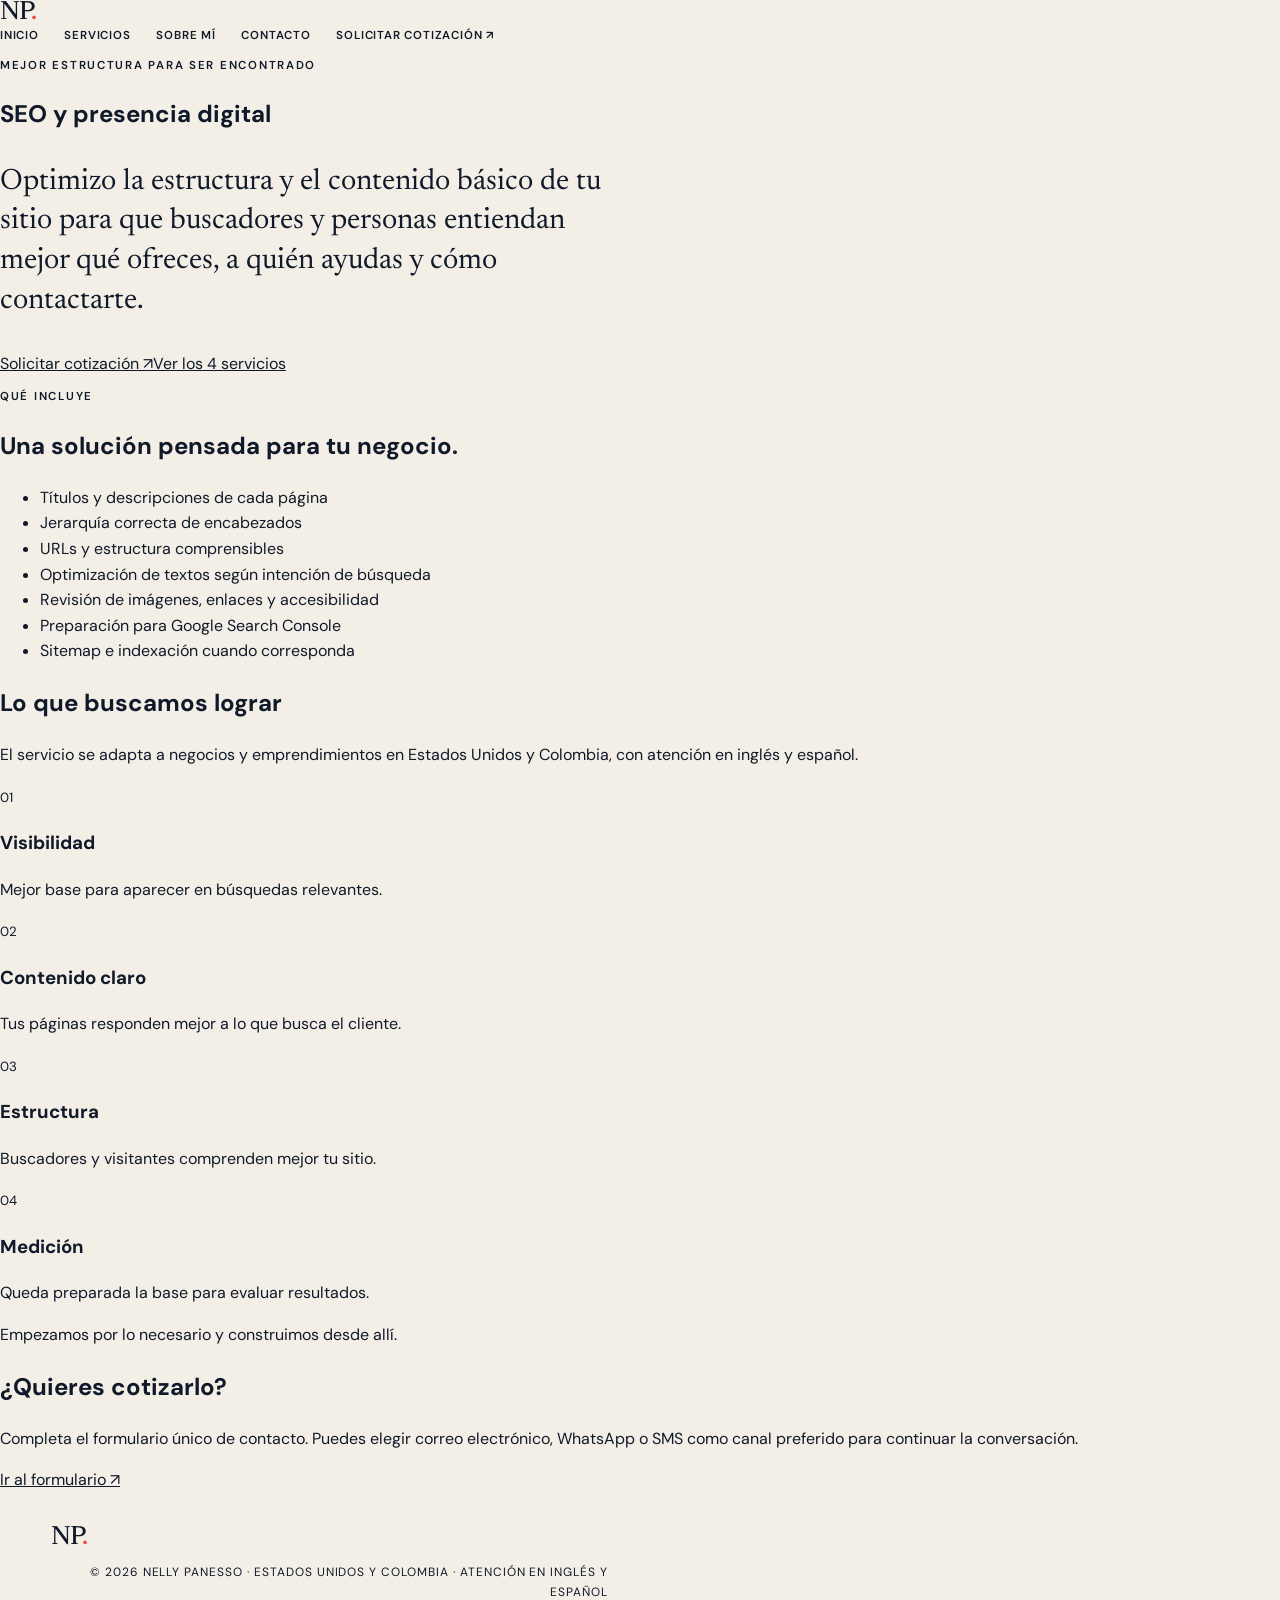
<file: seo.html>
<!doctype html><html lang="es"><head><meta charset="utf-8"><meta name="viewport" content="width=device-width,initial-scale=1"><title>SEO y presencia digital — Nelly Panesso</title><meta name="description" content="Optimizo la estructura y el contenido básico de tu sitio para que buscadores y personas entiendan mejor qué ofreces, a quién ayudas y cómo contactarte."><link rel="preconnect" href="https://fonts.googleapis.com"><link rel="preconnect" href="https://fonts.gstatic.com" crossorigin><link href="https://fonts.googleapis.com/css2?family=DM+Sans:wght@400;500;600;700&family=Newsreader:opsz,wght@6..72,400;6..72,500&display=swap" rel="stylesheet"><link rel="stylesheet" href="assets/styles.css"></head><body><header class="top"><div class="wrap"><a class="brand" href="index.html">NP<span>.</span></a><button class="menu" aria-expanded="false" aria-label="Abrir menú">Menú</button><nav><a href="index.html">Inicio</a><a href="index.html#servicios">Servicios</a><a href="about.html">Sobre mí</a><a href="contact.html#cotizacion">Contacto</a><a class="nav-cta" href="contact.html#cotizacion">Solicitar cotización ↗</a></nav></div></header><main><section class="page-hero"><div class="wrap"><p class="eyebrow">Mejor estructura para ser encontrado</p><h1>SEO y presencia digital</h1><p class="lede">Optimizo la estructura y el contenido básico de tu sitio para que buscadores y personas entiendan mejor qué ofreces, a quién ayudas y cómo contactarte.</p><div class="actions"><a class="button" href="contact.html?service=seo#cotizacion">Solicitar cotización ↗</a><a class="button alt" href="index.html#servicios">Ver los 4 servicios</a></div></div></section><section><div class="wrap split"><div><p class="eyebrow">Qué incluye</p><h2>Una solución pensada para tu negocio.</h2></div><div><ul class="checklist"><li>Títulos y descripciones de cada página</li><li>Jerarquía correcta de encabezados</li><li>URLs y estructura comprensibles</li><li>Optimización de textos según intención de búsqueda</li><li>Revisión de imágenes, enlaces y accesibilidad</li><li>Preparación para Google Search Console</li><li>Sitemap e indexación cuando corresponda</li></ul></div></div></section><section><div class="wrap"><div class="section-head"><h2>Lo que buscamos lograr</h2><p>El servicio se adapta a negocios y emprendimientos en Estados Unidos y Colombia, con atención en inglés y español.</p></div><div class="cards"><article class="card"><small>01</small><h3>Visibilidad</h3><p>Mejor base para aparecer en búsquedas relevantes.</p></article><article class="card"><small>02</small><h3>Contenido claro</h3><p>Tus páginas responden mejor a lo que busca el cliente.</p></article><article class="card"><small>03</small><h3>Estructura</h3><p>Buscadores y visitantes comprenden mejor tu sitio.</p></article><article class="card"><small>04</small><h3>Medición</h3><p>Queda preparada la base para evaluar resultados.</p></article></div></div></section><section><div class="wrap split"><div class="quote">Empezamos por lo necesario y construimos desde allí.</div><div class="contact-box"><h2>¿Quieres cotizarlo?</h2><p>Completa el formulario único de contacto. Puedes elegir correo electrónico, WhatsApp o SMS como canal preferido para continuar la conversación.</p><a class="button" href="contact.html?service=seo#cotizacion">Ir al formulario ↗</a></div></div></section></main><footer class="footer"><div class="wrap"><a class="brand" href="index.html">NP<span>.</span></a><p>© <span id="year"></span> Nelly Panesso · Estados Unidos y Colombia · Atención en inglés y español</p></div></footer><script src="assets/site.js"></script></body></html>
</file>
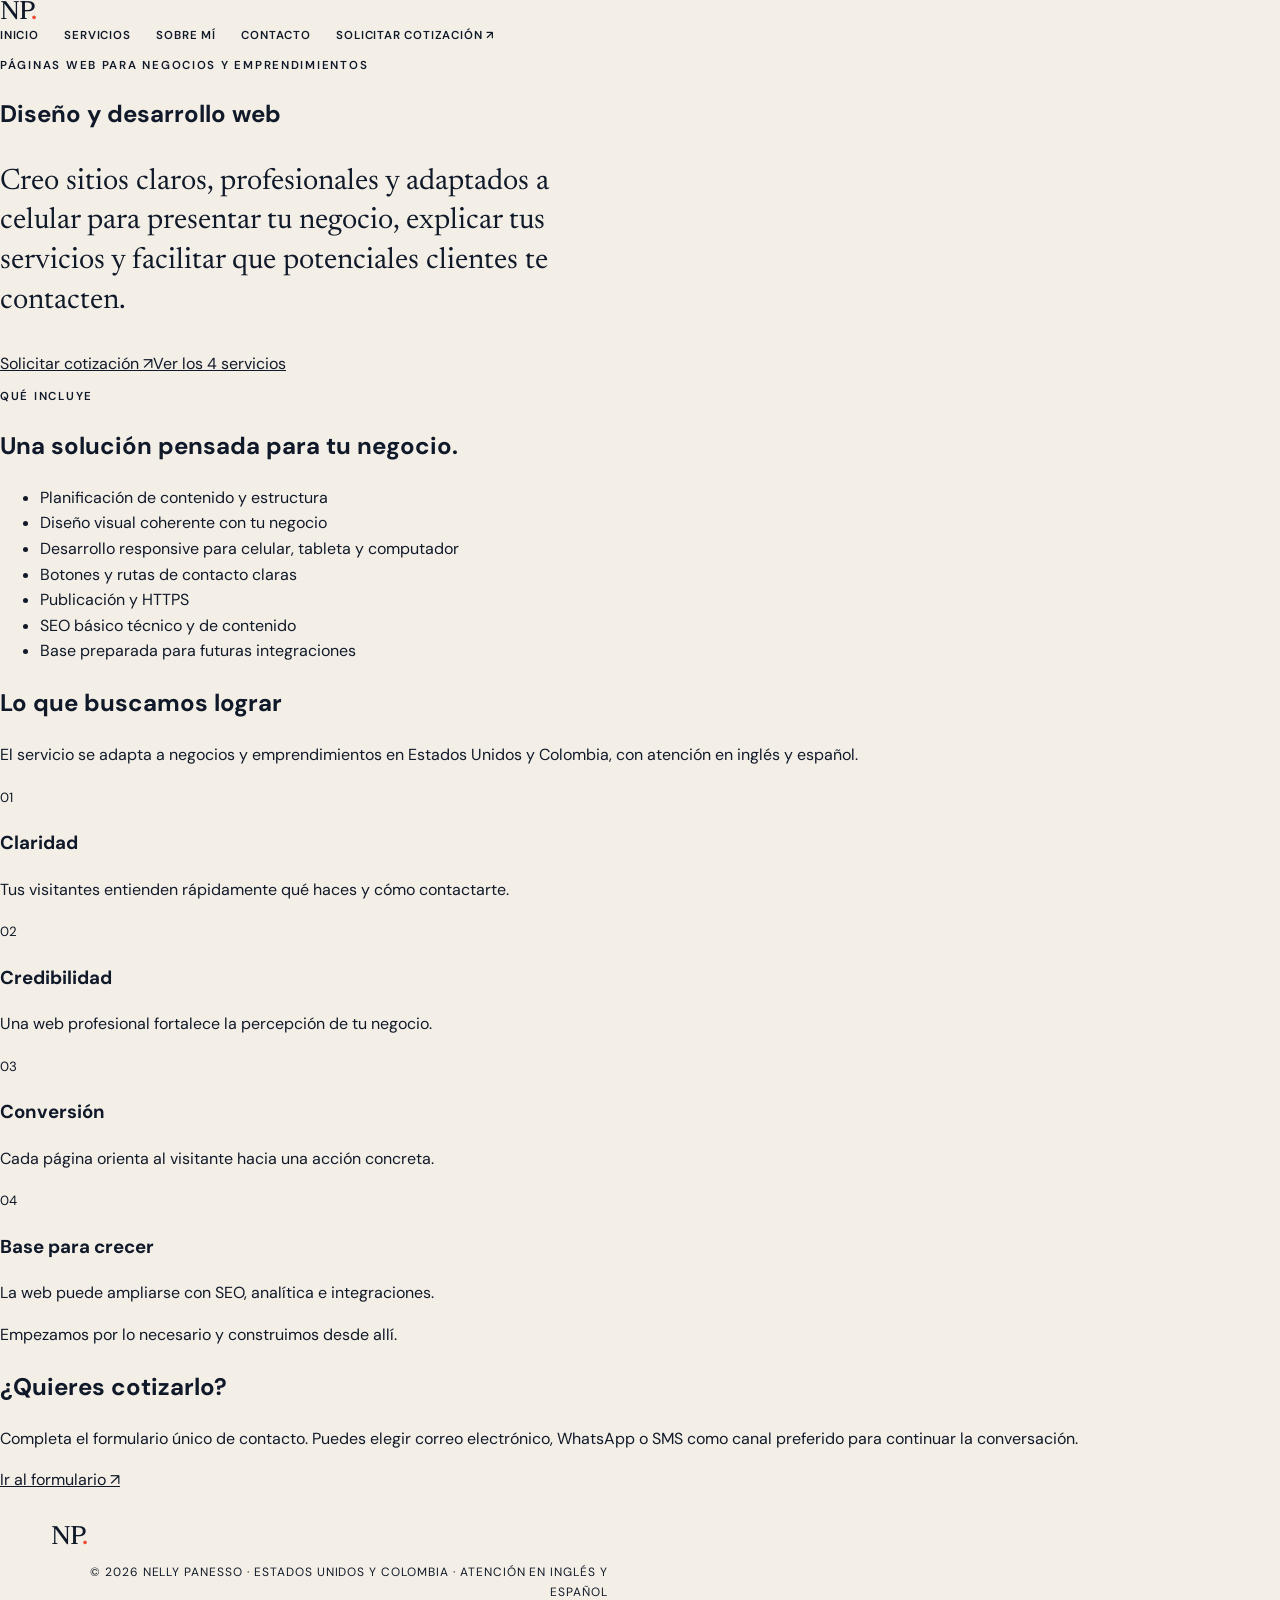
<file: web-design.html>
<!doctype html><html lang="es"><head><meta charset="utf-8"><meta name="viewport" content="width=device-width,initial-scale=1"><title>Diseño y desarrollo web — Nelly Panesso</title><meta name="description" content="Creo sitios claros, profesionales y adaptados a celular para presentar tu negocio, explicar tus servicios y facilitar que potenciales clientes te contacten."><link rel="preconnect" href="https://fonts.googleapis.com"><link rel="preconnect" href="https://fonts.gstatic.com" crossorigin><link href="https://fonts.googleapis.com/css2?family=DM+Sans:wght@400;500;600;700&family=Newsreader:opsz,wght@6..72,400;6..72,500&display=swap" rel="stylesheet"><link rel="stylesheet" href="assets/styles.css"></head><body><header class="top"><div class="wrap"><a class="brand" href="index.html">NP<span>.</span></a><button class="menu" aria-expanded="false" aria-label="Abrir menú">Menú</button><nav><a href="index.html">Inicio</a><a href="index.html#servicios">Servicios</a><a href="about.html">Sobre mí</a><a href="contact.html#cotizacion">Contacto</a><a class="nav-cta" href="contact.html#cotizacion">Solicitar cotización ↗</a></nav></div></header><main><section class="page-hero"><div class="wrap"><p class="eyebrow">Páginas web para negocios y emprendimientos</p><h1>Diseño y desarrollo web</h1><p class="lede">Creo sitios claros, profesionales y adaptados a celular para presentar tu negocio, explicar tus servicios y facilitar que potenciales clientes te contacten.</p><div class="actions"><a class="button" href="contact.html?service=web#cotizacion">Solicitar cotización ↗</a><a class="button alt" href="index.html#servicios">Ver los 4 servicios</a></div></div></section><section><div class="wrap split"><div><p class="eyebrow">Qué incluye</p><h2>Una solución pensada para tu negocio.</h2></div><div><ul class="checklist"><li>Planificación de contenido y estructura</li><li>Diseño visual coherente con tu negocio</li><li>Desarrollo responsive para celular, tableta y computador</li><li>Botones y rutas de contacto claras</li><li>Publicación y HTTPS</li><li>SEO básico técnico y de contenido</li><li>Base preparada para futuras integraciones</li></ul></div></div></section><section><div class="wrap"><div class="section-head"><h2>Lo que buscamos lograr</h2><p>El servicio se adapta a negocios y emprendimientos en Estados Unidos y Colombia, con atención en inglés y español.</p></div><div class="cards"><article class="card"><small>01</small><h3>Claridad</h3><p>Tus visitantes entienden rápidamente qué haces y cómo contactarte.</p></article><article class="card"><small>02</small><h3>Credibilidad</h3><p>Una web profesional fortalece la percepción de tu negocio.</p></article><article class="card"><small>03</small><h3>Conversión</h3><p>Cada página orienta al visitante hacia una acción concreta.</p></article><article class="card"><small>04</small><h3>Base para crecer</h3><p>La web puede ampliarse con SEO, analítica e integraciones.</p></article></div></div></section><section><div class="wrap split"><div class="quote">Empezamos por lo necesario y construimos desde allí.</div><div class="contact-box"><h2>¿Quieres cotizarlo?</h2><p>Completa el formulario único de contacto. Puedes elegir correo electrónico, WhatsApp o SMS como canal preferido para continuar la conversación.</p><a class="button" href="contact.html?service=web#cotizacion">Ir al formulario ↗</a></div></div></section></main><footer class="footer"><div class="wrap"><a class="brand" href="index.html">NP<span>.</span></a><p>© <span id="year"></span> Nelly Panesso · Estados Unidos y Colombia · Atención en inglés y español</p></div></footer><script src="assets/site.js"></script></body></html>
</file>
<file: assets/styles.css>
:root {
  --ink: #10192a;
  --paper: #f4efe6;
  --white: #fffaf2;
  --red: #ea4d2f;
  --blue: #164f87;
  --aqua: #9fdad4;
  --line: rgba(16, 25, 42, .22);
  --sans: "DM Sans", system-ui, sans-serif;
  --serif: "Newsreader", Georgia, serif;
}
* { box-sizing: border-box; }
html { scroll-behavior: smooth; scroll-padding-top: 5rem; }
body { margin: 0; color: var(--ink); background: var(--paper); font: 400 1rem/1.6 var(--sans); }
a { color: inherit; }
img { display: block; max-width: 100%; }
button, input, select, textarea { font: inherit; }
.skip { position: fixed; left: 1rem; top: -5rem; z-index: 99; padding: .7rem 1rem; background: var(--white); }
.skip:focus { top: 1rem; }
.site-header { min-height: 5rem; padding: 0 clamp(1.25rem, 4vw, 4rem); display: flex; align-items: center; justify-content: space-between; border-bottom: 1px solid var(--line); position: sticky; top: 0; z-index: 20; background: color-mix(in srgb, var(--paper) 94%, transparent); backdrop-filter: blur(12px); }
.brand { font: 500 1.65rem/1 var(--serif); text-decoration: none; letter-spacing: -.04em; }
.brand span { color: var(--red); }
nav { display: flex; gap: clamp(.85rem, 2vw, 2.2rem); align-items: center; }
nav a { font-size: .72rem; font-weight: 600; text-decoration: none; text-transform: uppercase; letter-spacing: .07em; }
nav a:hover, nav a:focus-visible { color: var(--red); }
.menu { display: none; background: none; border: 0; color: inherit; font: 600 .85rem var(--sans); text-transform: uppercase; cursor: pointer; }
.hero { min-height: calc(100vh - 5rem); display: grid; grid-template-columns: minmax(0, 1.05fr) minmax(22rem, .95fr); position: relative; }
.hero-copy { padding: clamp(4rem, 9vw, 8rem) clamp(1.25rem, 6vw, 6rem); align-self: center; }
.eyebrow, .kicker { font-size: .72rem; font-weight: 600; letter-spacing: .15em; text-transform: uppercase; }
.hero h1 { font: 400 clamp(5rem, 12vw, 10rem)/.76 var(--serif); letter-spacing: -.065em; margin: 1.8rem 0 2rem; }
.hero h1 em { color: var(--red); font-weight: 400; }
.lede { max-width: 38rem; font: 400 clamp(1.3rem, 2.3vw, 2rem)/1.35 var(--serif); }
.text-link { display: inline-flex; gap: .8rem; border-bottom: 1px solid currentColor; text-decoration: none; padding: .45rem 0; font-weight: 600; }
.hero-art { margin: 0; position: relative; min-height: 35rem; overflow: hidden; background: var(--blue); }
.hero-art img { width: 100%; height: 100%; object-fit: cover; mix-blend-mode: luminosity; transition: filter .5s ease, transform 1s ease; }
.hero-art:hover img { mix-blend-mode: normal; transform: scale(1.015); }
.hero-art figcaption { position: absolute; right: 1.5rem; bottom: 1.5rem; left: 1.5rem; padding: .75rem 1rem; background: rgba(16,25,42,.9); color: var(--white); font-size: .78rem; }
.index { position: absolute; bottom: 1rem; left: 1.2rem; writing-mode: vertical-rl; font-size: .64rem; letter-spacing: .14em; }
.section-label { display: flex; gap: 1rem; align-items: center; font-size: .7rem; font-weight: 600; letter-spacing: .14em; text-transform: uppercase; }
.section-label::after { content: ""; height: 1px; background: currentColor; opacity: .3; flex: 1; }
.section-label span { color: var(--red); }
.section-label.light span, .kicker { color: #ff745c; }
.professional-profile, .profile, .community, .testimonials, .service-section, .advisory { padding: clamp(5rem, 9vw, 8rem) clamp(1.25rem, 6vw, 6rem); }
.professional-profile { background: var(--white); }
.professional-intro { margin-top: 4rem; display: grid; grid-template-columns: 1.05fr .95fr; gap: clamp(3rem, 9vw, 8rem); align-items: start; }
.professional-intro h2, .testimonials h2 { font: 400 clamp(3rem, 6vw, 6rem)/.95 var(--serif); letter-spacing: -.045em; margin: 0; }
.professional-intro > div { max-width: 40rem; font-size: 1.08rem; }
.professional-intro > div p:first-child { margin-top: 0; }
.profile-highlights { display: grid; grid-template-columns: repeat(4, 1fr); margin-top: 5rem; border-top: 1px solid var(--line); border-left: 1px solid var(--line); }
.profile-highlights article { min-height: 13rem; padding: 1.5rem; border-right: 1px solid var(--line); border-bottom: 1px solid var(--line); }
.profile-highlights span { display: block; color: var(--red); font-size: .7rem; font-weight: 600; letter-spacing: .12em; text-transform: uppercase; }
.profile-highlights strong { display: block; margin: 1.4rem 0 .7rem; font: 400 1.6rem/1.05 var(--serif); }
.profile-highlights p { margin: 0; font-size: .88rem; }
.professional-links { display: flex; flex-wrap: wrap; gap: 1rem; margin-top: 2rem; }
.professional-links a { display: inline-flex; align-items: center; gap: .8rem; min-height: 4rem; padding: .7rem 1rem; border: 1px solid var(--line); background: var(--paper); text-decoration: none; font-size: .86rem; transition: transform .2s ease, border-color .2s ease, box-shadow .2s ease; }
.professional-links a:hover, .professional-links a:focus-visible { color: var(--ink); border-color: var(--red); box-shadow: 0 8px 22px rgba(16,25,42,.08); transform: translateY(-2px); }
.platform-icon { width: 1.65rem; height: 1.65rem; flex: 0 0 auto; }
.platform-icon.cvlac { color: var(--blue); }
.platform-icon.linkedin { color: #0a66c2; }
.platform-link-copy { display: grid; gap: .05rem; line-height: 1.2; }
.platform-link-copy strong { font-size: .92rem; }
.platform-link-copy small { color: #58606c; font-size: .72rem; font-weight: 500; }
.platform-arrow { margin-left: .5rem; color: var(--red); font-size: 1rem; }
.inline-platform-icon { width: 1.2rem; height: 1.2rem; flex: 0 0 auto; color: var(--blue); }
.text-link.platform-text-link { align-items: center; }
.education-panel { margin-top: 4rem; padding: clamp(1.5rem, 4vw, 3rem); border: 1px solid var(--line); background: var(--paper); }
.education-panel-heading { display: grid; grid-template-columns: .75fr 1.25fr; gap: clamp(2rem, 6vw, 5rem); align-items: end; margin-bottom: 2.2rem; }
.education-panel-heading h3 { margin: .45rem 0 0; font: 400 clamp(2rem, 4vw, 3.6rem)/1 var(--serif); letter-spacing: -.035em; color: #234b3b; }
.education-panel-heading > p { margin: 0; color: #4f5862; }
.education-grid { display: grid; grid-template-columns: minmax(15rem, .75fr) minmax(0, 1.25fr); gap: clamp(2rem, 5vw, 4.5rem); }
.education-group-title { margin: 0 0 1rem; color: var(--red); font-size: .7rem; font-weight: 700; letter-spacing: .12em; text-transform: uppercase; }
.academic-item, .education-entry { border-top: 1px solid var(--line); padding: 1rem 0; }
.academic-item:last-child { border-bottom: 1px solid var(--line); }
.academic-item span { display: block; margin-bottom: .25rem; color: var(--blue); font-size: .72rem; font-weight: 700; letter-spacing: .08em; }
.academic-item strong, .education-entry strong { display: block; font-size: .94rem; line-height: 1.35; }
.academic-item p, .education-entry p { margin: .25rem 0 0; color: #59616a; font-size: .8rem; line-height: 1.45; }
.education-entry { display: grid; grid-template-columns: 4.2rem 1fr; gap: 1rem; }
.education-year { align-self: start; display: inline-flex; justify-content: center; padding: .25rem .45rem; background: #e6ece9; color: #234b3b; font-size: .72rem; font-weight: 700; }
.education-more { border-bottom: 1px solid var(--line); }
.education-more summary { display: flex; justify-content: space-between; align-items: center; gap: 1rem; padding: 1rem 0; color: var(--blue); cursor: pointer; font-size: .82rem; font-weight: 700; list-style: none; }
.education-more summary::-webkit-details-marker { display: none; }
.education-more summary span { font-size: 1.25rem; font-weight: 400; transition: transform .2s ease; }
.education-more[open] summary span { transform: rotate(45deg); }
.education-more .education-entry:first-of-type { border-top: 1px solid var(--line); }
@media(max-width:760px){.education-panel-heading,.education-grid{grid-template-columns:1fr}.education-panel-heading{gap:1rem}.education-entry{grid-template-columns:3.8rem 1fr}}
.profile-grid { margin-top: 4rem; display: grid; grid-template-columns: 1.05fr .95fr; gap: clamp(3rem, 9vw, 8rem); align-items: start; }
.profile h2, .community h2, .service-copy h2, .advisory h2, .contact h2 { font: 400 clamp(3rem, 6vw, 6rem)/.95 var(--serif); letter-spacing: -.045em; margin: 0; }
.profile-copy { max-width: 38rem; font-size: 1.08rem; }
.service-index { margin-top: 2.5rem; border-top: 1px solid var(--line); }
.service-index a { display: grid; grid-template-columns: 3rem 1fr; gap: 1rem; align-items: center; padding: 1rem 0; border-bottom: 1px solid var(--line); text-decoration: none; font-weight: 600; }
.service-index a:hover { color: var(--red); }
.service-index span { font-size: .7rem; letter-spacing: .1em; color: var(--red); }
.dark-section { background: var(--ink); color: var(--white); }
.community-grid { margin-top: 4rem; display: grid; grid-template-columns: 1.1fr .9fr; gap: clamp(3rem, 8vw, 7rem); align-items: start; }
.community h2 { max-width: 50rem; }
.community-copy { color: #d7dbe2; font-size: 1.08rem; }
.channel-actions { display: grid; gap: 1rem; margin-top: 2.5rem; }
.action-card { display: grid; grid-template-columns: 5rem 1fr auto; gap: 1rem; align-items: center; padding: 1.3rem 1.4rem; border: 1px solid rgba(255,255,255,.28); text-decoration: none; transition: background .2s ease, color .2s ease; }
.action-card:hover, .action-card:focus-visible { background: var(--white); color: var(--ink); }
.action-card span { font-size: .7rem; letter-spacing: .1em; text-transform: uppercase; }
.action-card strong { font-weight: 500; }
.action-card i { font-style: normal; font-size: 1.2rem; }
.testimonials { background: var(--aqua); }
.testimonials-layout { display: grid; grid-template-columns: 1.1fr .9fr; gap: clamp(3rem, 8vw, 7rem); align-items: start; margin-top: 4rem; }
.testimonials-copy { max-width: 38rem; font-size: 1.08rem; }
.testimonial-link { display: inline-flex; justify-content: space-between; gap: 2rem; margin-top: 1.5rem; padding: 1rem 1.2rem; background: var(--ink); color: var(--white); text-decoration: none; font-weight: 600; }
.testimonial-link:hover, .testimonial-link:focus-visible { background: var(--red); }
.service-section { border-top: 1px solid var(--line); }
.service-layout { margin-top: 4rem; display: grid; grid-template-columns: minmax(0, .85fr) minmax(32rem, 1.15fr); gap: clamp(3rem, 8vw, 7rem); align-items: start; }
.service-copy { position: sticky; top: 8rem; }
.service-copy h2 { margin: .7rem 0 2rem; }
.service-copy > p:not(.kicker):not(.legal-note) { font-size: 1.08rem; max-width: 38rem; }
.kicker.blue { color: var(--blue); }
.feature-list { list-style: none; margin: 2.5rem 0; padding: 0; border-top: 1px solid currentColor; }
.feature-list li { position: relative; padding: .85rem 0 .85rem 1.6rem; border-bottom: 1px solid color-mix(in srgb, currentColor 30%, transparent); }
.feature-list li::before { content: "•"; position: absolute; left: .25rem; color: var(--red); }
.request-form { background: var(--white); border: 1px solid var(--line); padding: clamp(1.5rem, 4vw, 3rem); }
.form-heading { display: flex; justify-content: space-between; gap: 2rem; align-items: end; padding-bottom: 1.5rem; margin-bottom: 2rem; border-bottom: 1px solid var(--line); }
.form-heading p { margin: 0; font: 400 clamp(1.8rem, 3vw, 2.7rem)/1 var(--serif); }
.form-heading span { max-width: 15rem; font-size: .78rem; color: #556070; }
.form-grid { display: grid; grid-template-columns: 1fr 1fr; gap: 1.2rem; }
.form-grid > label, fieldset { display: flex; flex-direction: column; gap: .45rem; font-size: .78rem; font-weight: 600; letter-spacing: .03em; }
.form-grid .full { grid-column: 1 / -1; }
input, select, textarea { width: 100%; border: 1px solid rgba(16,25,42,.3); border-radius: 0; background: transparent; color: inherit; padding: .78rem .85rem; min-height: 3rem; }
textarea { resize: vertical; line-height: 1.5; }
input:focus, select:focus, textarea:focus { outline: 3px solid color-mix(in srgb, var(--red) 25%, transparent); border-color: var(--red); }
fieldset { border: 1px solid rgba(16,25,42,.3); padding: 1rem; margin: 0; }
legend { padding: 0 .4rem; }
.checks { display: flex; flex-wrap: wrap; gap: .65rem 1.1rem; }
.checks label { display: inline-flex; align-items: center; gap: .45rem; font-weight: 400; font-size: .9rem; letter-spacing: 0; }
.checks input { width: 1rem; height: 1rem; min-height: 0; padding: 0; accent-color: var(--red); }
.submit-button, .contact-button { display: inline-flex; align-items: center; justify-content: space-between; gap: 1rem; width: 100%; margin-top: 1.5rem; border: 0; background: var(--ink); color: var(--white); padding: 1rem 1.2rem; text-decoration: none; font-weight: 600; cursor: pointer; }
.submit-button:hover, .submit-button:focus-visible { background: var(--red); }
.form-note { margin: 1rem 0 0; font-size: .72rem; color: #606876; }
.english-conversation { background: var(--blue); color: var(--white); border: 0; }
.english-conversation .feature-list { color: #e6edf5; }
.english-conversation .feature-list li::before { color: var(--aqua); }
.form-dark { background: #0d3154; border-color: rgba(255,255,255,.25); }
.form-dark .form-heading, .form-dark fieldset, .form-dark input, .form-dark select, .form-dark textarea { border-color: rgba(255,255,255,.3); }
.form-dark .form-heading span, .form-dark .form-note { color: #cad7e4; }
.form-dark select option { color: var(--ink); background: var(--white); }
.light-button { background: var(--white); color: var(--ink); }
.light-button:hover, .light-button:focus-visible { background: var(--aqua); color: var(--ink); }
.service-cta-card { min-height: 28rem; display: flex; flex-direction: column; justify-content: space-between; }
.service-cta-card h3 { margin: .8rem 0 1.5rem; font: 400 clamp(2.4rem, 4.5vw, 4.5rem)/1 var(--serif); letter-spacing: -.035em; }
.service-cta-card p:not(.kicker) { max-width: 38rem; color: #d7e4f0; }
.service-cta-card .submit-button { margin-top: 3rem; }
.translation-services { background: var(--aqua); }
.translation-card { background: color-mix(in srgb, var(--white) 82%, transparent); }
.translation-card p:not(.kicker) { color: var(--ink); }
.digital-services { background: var(--white); }
.digital-grid article { min-height: 28rem; }
.advisory-heading { display: grid; grid-template-columns: 1.15fr .85fr; gap: 5rem; align-items: end; margin: 4rem 0; }
.advisory-heading p { font-size: 1.08rem; }
.audience-grid { display: grid; grid-template-columns: repeat(3, 1fr); border-top: 1px solid var(--line); border-left: 1px solid var(--line); }
.audience-grid article { display: flex; flex-direction: column; min-height: 26rem; padding: clamp(1.5rem, 3vw, 2.5rem); border-right: 1px solid var(--line); border-bottom: 1px solid var(--line); }
.audience-grid article > span { color: var(--red); font-size: .7rem; letter-spacing: .12em; }
.audience-grid h3 { font: 400 clamp(1.8rem, 3vw, 2.8rem)/1.05 var(--serif); margin: 2rem 0 1rem; }
.audience-grid p { margin: 0 0 2rem; }
.audience-grid .text-link { margin-top: auto; align-self: flex-start; font-size: .88rem; }
.contact { padding: clamp(6rem, 13vw, 11rem) 1.25rem; text-align: center; background: var(--red); color: var(--white); }
.contact h2 { font-size: clamp(5rem, 13vw, 11rem); color: var(--paper); }
.contact > p:not(.eyebrow) { font-size: 1.08rem; }
.contact-button { width: fit-content; margin: 2rem auto 0; background: var(--ink); padding-inline: 1.5rem; }
.contact-button:hover, .contact-button:focus-visible { background: var(--white); color: var(--ink); }
footer { padding: 2rem clamp(1.25rem, 4vw, 4rem); display: grid; grid-template-columns: 1fr auto 1fr; gap: 2rem; align-items: center; font-size: .75rem; text-transform: uppercase; letter-spacing: .08em; }
footer p:last-child { text-align: right; }
.footer-brand { font-size: 1.4rem; }
@media (max-width: 980px) {
  .menu { display: block; }
  nav { display: none; position: absolute; top: 5rem; left: 0; right: 0; background: var(--paper); padding: 1.5rem; flex-direction: column; align-items: flex-start; border-bottom: 1px solid var(--line); }
  nav.open { display: flex; }
  nav a { font-size: .82rem; }
  .service-layout { grid-template-columns: 1fr; }
  .service-copy { position: static; }
  .audience-grid { grid-template-columns: 1fr; }
  .audience-grid article { min-height: auto; }
  .profile-highlights { grid-template-columns: 1fr 1fr; }
}
@media (max-width: 800px) {
  .hero { grid-template-columns: 1fr; }
  .hero-copy { padding-bottom: 4rem; }
  .hero-art { min-height: 65vh; }
  .index { display: none; }
  .professional-intro, .profile-grid, .community-grid, .testimonials-layout, .advisory-heading { grid-template-columns: 1fr; gap: 2.5rem; }
  .form-heading { align-items: start; flex-direction: column; gap: .7rem; }
  .form-heading span { max-width: none; }
  footer { grid-template-columns: 1fr 1fr; }
  footer p:nth-child(2) { display: none; }
}
@media (max-width: 560px) {
  .hero h1 { font-size: clamp(4.2rem, 25vw, 7rem); }
  .service-layout { gap: 2.5rem; }
  .form-grid { grid-template-columns: 1fr; }
  .form-grid > label, .form-grid .full, .form-grid > fieldset { grid-column: 1; }
  .action-card { grid-template-columns: 1fr auto; }
  .action-card span { grid-column: 1 / -1; }
  .profile-highlights { grid-template-columns: 1fr; }
}
@media (prefers-reduced-motion: reduce) { html { scroll-behavior: auto; } * { transition: none !important; } }


/* PERFIL Y SERVICIOS ESPECIALIZADOS — actualización noviembre 2026 */
.hero .second-link{margin-left:1.5rem}
.editorial-section{padding:clamp(5rem,9vw,8rem) clamp(1.25rem,6vw,6rem)}
.trajectory{background:#e8f0f0}
.editorial-heading{display:grid;grid-template-columns:1.1fr .9fr;gap:clamp(2rem,7vw,7rem);margin:3.5rem 0;align-items:end}
.editorial-heading h2{font:400 clamp(2.6rem,5.5vw,5.4rem)/.98 var(--serif);letter-spacing:-.045em;margin:.3rem 0 0}
.editorial-heading>p{font-size:1.05rem;max-width:37rem}
.editorial-cards{display:grid;grid-template-columns:repeat(2,minmax(0,1fr));gap:1px;background:var(--line);border:1px solid var(--line);margin-bottom:2rem}
.editorial-cards article{padding:clamp(1.5rem,3vw,3rem);background:#e8f0f0}
.editorial-cards article>span,.recognition-list article>span{color:var(--red);font-weight:700;font-size:.72rem;letter-spacing:.1em;text-transform:uppercase}
.editorial-cards h3,.recognition-list h3,.platform-stories h3,.library-feature h3{font:400 clamp(1.65rem,2.7vw,2.5rem)/1.08 var(--serif);margin:1.2rem 0 .8rem}
.editorial-cards p{margin:0;max-width:37rem}
.community-subnote{max-width:39rem;color:#d7dbe2;font-size:1.05rem;margin:2rem 0 0}
.platform-stories{display:grid;grid-template-columns:repeat(2,minmax(0,1fr));gap:1.5rem;margin-top:4rem}
.platform-stories article{border:1px solid rgba(255,255,255,.3);padding:clamp(1.5rem,3vw,2.5rem)}
.platform-stories h3{margin:.6rem 0 1rem}
.platform-stories p:not(.kicker){color:#d7dbe2;max-width:40rem}
.platform-stories a{display:inline-block;margin-top:1rem;font-weight:700;text-underline-offset:.3rem}
.impact{background:#f4efe6}
.impact-stats{display:grid;grid-template-columns:repeat(4,minmax(0,1fr));gap:1px;background:var(--line);border:1px solid var(--line)}
.impact-stats>div{padding:clamp(1rem,2.5vw,2rem);background:var(--paper)}
.impact-stats strong{display:block;font:400 clamp(2.8rem,5vw,5rem)/1 var(--serif)}
.impact-stats span{font-size:.8rem;display:block;margin-top:.75rem}
.impact-chart{display:grid;grid-template-columns:.85fr 1.15fr;gap:clamp(2rem,6vw,6rem);margin:3.5rem 0;border-top:1px solid var(--line);padding-top:2rem}
.impact-chart h3{font:400 clamp(1.9rem,3vw,2.8rem)/1.1 var(--serif);margin:0}
.impact-chart p,.library-note{font-size:.94rem;max-width:42rem}
.year-bars>div{display:grid;grid-template-columns:4.5rem 1fr 2rem;align-items:center;gap:.8rem;margin:.75rem 0}
.year-bars span,.year-bars strong{font-size:.8rem}
.bar-track{height:1rem;background:#d7dbd9}
.bar-track i{display:block;height:100%;background:var(--blue)}
.year-bars small{display:block;margin-top:1rem;font-size:.75rem;color:#586274}
.library-feature{display:flex;align-items:end;justify-content:space-between;gap:3rem;padding:2rem;background:#d7e6e3}
.library-feature>div{max-width:45rem}
.library-feature h3{margin:.5rem 0}
.library-feature .testimonial-link{white-space:nowrap}
.special-services{background:#fffaf2}
.service-training{border-top:1px solid var(--line);padding-top:clamp(2rem,4vw,3rem);max-width:72rem}
.service-training h3{font:400 clamp(2rem,3.2vw,3.2rem)/1.08 var(--serif);letter-spacing:-.035em;margin:.7rem 0 1.4rem}
.service-training p:not(.kicker){font-size:1.05rem;line-height:1.7;max-width:58rem}
.service-training .text-link{margin-top:.7rem}
.service-cards article{background:#fffaf2;display:flex;flex-direction:column}
.service-cards .text-link{margin-top:auto;align-self:flex-start}
.service-cards article p{margin-bottom:2rem}
.recognitions{background:#e8f0f0}
.recognition-list{border-top:1px solid var(--line)}
.recognition-list article{display:grid;grid-template-columns:7rem 1fr;gap:2rem;align-items:start;padding:2rem 0;border-bottom:1px solid var(--line)}
.recognition-list h3{margin:0 0 .65rem}
.recognition-list p{margin:0;max-width:48rem}
.contact-copy{max-width:60rem;margin:2rem auto;text-align:left}
.contact-copy p{font-size:1.02rem;line-height:1.7}
.contact-actions{display:flex;gap:1rem;justify-content:center;flex-wrap:wrap}
.contact-actions .contact-button{margin:1rem 0 0;min-height:3.6rem}
.contact-secondary{background:transparent;border:1px solid var(--white)}
.contact-secondary:hover{background:var(--white);color:var(--ink)}
@media(max-width:1050px){.platform-stories{grid-template-columns:1fr}}
@media(max-width:800px){.editorial-heading,.impact-chart,.platform-stories{grid-template-columns:1fr}.editorial-cards{grid-template-columns:1fr}.impact-stats{grid-template-columns:1fr 1fr}.library-feature{flex-direction:column;align-items:start}.library-feature .testimonial-link{white-space:normal}}
@media(max-width:560px){.hero .second-link{margin:1rem 0 0}.impact-stats{grid-template-columns:1fr}.recognition-list article{grid-template-columns:1fr;gap:.6rem}.contact-actions{flex-direction:column}.contact-actions .contact-button{justify-content:center}.year-bars>div{grid-template-columns:3.5rem 1fr 2rem}}

/* Corrección móvil: el título de contacto debe quedar visible completo */
@media (max-width: 600px) {
  .contact h2 {
    font-size: clamp(2.45rem, 10vw, 3.75rem);
    line-height: 1.05;
    letter-spacing: -0.045em;
    max-width: 100%;
    overflow-wrap: break-word;
  }
}
/* Contacto directo: elección de tema y dos canales sin intermediarios */
.contact-simple{width:min(100%,790px);margin:3rem auto 0;padding:clamp(1.35rem,3vw,2.5rem);background:var(--white);color:var(--ink);text-align:left;border:1px solid rgba(16,25,42,.25)}
.contact-simple-intro{font-size:1.06rem;line-height:1.6;margin:0 0 1.75rem}
.contact-simple-fields{display:grid;grid-template-columns:1fr 1fr;gap:1.1rem}
.contact-simple-fields label{display:flex;flex-direction:column;min-width:0;gap:.45rem;font-size:.86rem;font-weight:600;line-height:1.5}
.contact-simple-fields .wide{grid-column:1/-1}
.contact-simple-fields :is(input,select,textarea){width:100%;max-width:100%;min-width:0;min-height:3rem;display:block;background:#fff;color:var(--ink);border:1px solid #9ba5ad;border-radius:4px;padding:.75rem .8rem;font-size:1rem;font-weight:400}
.contact-simple-fields textarea{min-height:6.5rem;resize:vertical}
.contact-simple-fields input::placeholder,.contact-simple-fields textarea::placeholder{color:#66717d;opacity:1}
.contact-simple-note{margin:1.3rem 0 .7rem;color:#405563;font-size:.82rem;line-height:1.5}
.contact-simple-note:empty{display:none}
.contact-direct-actions{display:grid;grid-template-columns:1fr 1fr;gap:1rem}
.contact-direct{display:flex;justify-content:space-between;align-items:center;min-height:3.6rem;padding:.9rem 1rem;gap:.7rem;border:1px solid var(--ink);background:var(--ink);color:#fff;text-decoration:none;font-size:.94rem;font-weight:700;line-height:1.3}
.contact-direct:hover,.contact-direct:focus-visible{background:var(--blue);border-color:var(--blue);color:#fff}
.contact-direct.email-direct{background:#fff;color:var(--ink)}
.contact-direct.email-direct:hover,.contact-direct.email-direct:focus-visible{background:#e7eeed;color:var(--ink)}
.contact-simple-disclaimer{margin:1.2rem 0 0;font-size:.8rem;line-height:1.6;color:#4b5d69}
@media(max-width:650px){
  .contact-simple-fields,.contact-direct-actions{grid-template-columns:1fr}
  .contact-simple-fields .wide{grid-column:1}
  .contact-simple{margin-top:1.9rem}
  .contact-direct{min-height:3.5rem}
}

/* Promoción editorial discreta del estudio de diseño web en el pie de página */
footer p.eranios-promo:last-child{grid-column:1/-1;justify-self:stretch;text-align:left;border-top:1px solid var(--line);padding-top:1.2rem;margin:0;font-size:.87rem;font-weight:400;letter-spacing:normal;text-transform:none;line-height:1.65}
footer .eranios-promo a{font-weight:700;text-decoration:underline;text-underline-offset:3px}
@media(max-width:980px){footer .eranios-promo{display:block;grid-column:1/-1}}


/* MARCA NELLY PANESSO — verde bosque, marfil, terracota y grafito */
body.professional-site{
  --ink:#30312f;
  --paper:#f3ede2;
  --white:#fbf7ef;
  --red:#b85c42;
  --blue:#234b3b;
  --aqua:#d8e2d6;
  --line:rgba(48,49,47,.22);
  background:var(--paper);
  color:var(--ink);
}
body.professional-site .site-header{
  background:color-mix(in srgb,var(--paper) 95%,transparent);
}
body.professional-site .hero-copy{
  background:linear-gradient(145deg,#f8f2e8 0%,#f3ede2 72%,#e7ddd0 100%);
}
body.professional-site .hero h1 em,
body.professional-site .brand span,
body.professional-site .section-label span,
body.professional-site .profile-highlights span,
body.professional-site .editorial-cards article>span,
body.professional-site .recognition-list article>span{
  color:var(--red);
}
body.professional-site .hero-art{
  background:var(--blue);
  border-left:clamp(.55rem,1.2vw,1rem) solid var(--red);
}
body.professional-site .hero-art img{
  filter:saturate(.95) contrast(1.02);
  mix-blend-mode:normal;
  object-position:55% center;
}
body.professional-site .hero-art figcaption{
  background:rgba(35,75,59,.92);
  color:var(--white);
}
body.professional-site .professional-profile{
  background:var(--white);
}
body.professional-site .professional-intro h2,
body.professional-site .editorial-heading h2,
body.professional-site .service-training h3,
body.professional-site .recognition-list h3{
  color:var(--blue);
}
body.professional-site .profile-highlights article{
  background:color-mix(in srgb,var(--white) 82%,var(--paper));
}
body.professional-site .trajectory,
body.professional-site .recognitions{
  background:#dfe7dd;
}
body.professional-site .editorial-cards article{
  background:#e8eee6;
}
body.professional-site .impact{
  background:var(--paper);
}
body.professional-site .impact-stats>div{
  background:var(--paper);
}
body.professional-site .bar-track{
  background:#d5d7cf;
}
body.professional-site .bar-track i{
  background:var(--blue);
}
body.professional-site .library-feature{
  background:#d7e1d5;
}
body.professional-site .special-services{
  background:var(--white);
}
body.professional-site .testimonials{
  background:#d8e2d6;
}
body.professional-site .contact{
  background:var(--red);
  color:var(--white);
}
body.professional-site .contact h2{
  color:#fbf7ef;
}
body.professional-site .testimonial-link,
body.professional-site .contact-direct{
  background:var(--blue);
}
body.professional-site .testimonial-link:hover,
body.professional-site .testimonial-link:focus-visible,
body.professional-site .contact-direct:hover,
body.professional-site .contact-direct:focus-visible{
  background:var(--red);
}
body.professional-site .community.dark-section{
  background:#10192a;
  color:#fffaf2;
}
body.professional-site .community .section-label span,
body.professional-site .community .kicker{
  color:#ff745c;
}
body.professional-site .community .community-copy,
body.professional-site .community .platform-stories p:not(.kicker){
  color:#d7dbe2;
}
body.professional-site .community .platform-stories article{
  border-color:rgba(255,255,255,.3);
}
@media(max-width:800px){
  body.professional-site .hero-art{
    border-left:0;
    border-top:.65rem solid var(--red);
  }
}


/* HUB DE CONTENIDO ARCHIVÍSTICO — organización de canales */
body.professional-site .ca-hub-nav{
  display:grid;
  grid-template-columns:repeat(4,minmax(0,1fr));
  gap:1px;
  margin:3.5rem 0 1rem;
  background:rgba(255,255,255,.24);
  border:1px solid rgba(255,255,255,.24);
}
body.professional-site .ca-hub-nav a{
  position:relative;
  min-height:9.5rem;
  padding:1.35rem 2.4rem 1.35rem 1.35rem;
  display:flex;
  flex-direction:column;
  justify-content:space-between;
  gap:1rem;
  background:#17293a;
  color:#f5f7f7;
  text-decoration:none;
  transition:background .2s ease,color .2s ease;
}
body.professional-site .ca-hub-nav a.ca-hub-featured{
  grid-column:span 2;
  background:#e6e7d8;
  color:#17293a;
}
body.professional-site .ca-hub-nav span{
  font:400 clamp(1.35rem,2vw,2rem)/1.05 var(--serif);
}
body.professional-site .ca-hub-nav small{
  max-width:18rem;
  color:inherit;
  opacity:.78;
  font-size:.74rem;
  line-height:1.45;
}
body.professional-site .ca-hub-nav b{
  position:absolute;
  right:1.25rem;
  top:1.15rem;
  color:#78c0bc;
  font-size:1.1rem;
}
body.professional-site .ca-hub-nav a.ca-hub-featured b{color:#1b6d76}
body.professional-site .ca-hub-nav a:hover,
body.professional-site .ca-hub-nav a:focus-visible{
  background:#1b6d76;
  color:#fff;
}
body.professional-site .ca-hub-nav a:hover b,
body.professional-site .ca-hub-nav a:focus-visible b{color:#fff}
@media(max-width:900px){
  body.professional-site .ca-hub-nav{grid-template-columns:repeat(2,minmax(0,1fr))}
  body.professional-site .ca-hub-nav a.ca-hub-featured{grid-column:span 2}
}
@media(max-width:560px){
  body.professional-site .ca-hub-nav{grid-template-columns:1fr}
  body.professional-site .ca-hub-nav a,
  body.professional-site .ca-hub-nav a.ca-hub-featured{grid-column:1;min-height:7.6rem}
}


/* IDENTIDAD PASTEL DE CONTENIDO ARCHIVÍSTICO */
body.professional-site .community.dark-section{
  background:linear-gradient(135deg,#fff8f6 0%,#f9fbfa 48%,#eef9fc 100%);
  color:#27323a;
}
body.professional-site .community .section-label{color:#53606a}
body.professional-site .community .section-label span,
body.professional-site .community .kicker{color:#0d5ec4}
body.professional-site .community .community-copy,
body.professional-site .community .platform-stories p:not(.kicker){color:#53606a}
body.professional-site .community h2{color:#27323a}
body.professional-site .ca-brand-logo{
  width:min(100%,54rem);
  margin:3rem auto 1rem;
  background:#fff;
  border:1px solid #e7edf0;
  box-shadow:0 20px 55px rgba(63,99,121,.12);
  overflow:hidden;
}
body.professional-site .ca-brand-logo img{width:100%;height:auto}
body.professional-site .ca-hub-nav{
  background:#e5edf1;
  border-color:#e5edf1;
}
body.professional-site .ca-hub-nav a,
body.professional-site .ca-hub-nav a.ca-hub-featured{
  color:#27323a;
  border:0;
}
body.professional-site .ca-hub-nav a:nth-child(1){background:linear-gradient(135deg,#dff5f2,#e7f5fc)}
body.professional-site .ca-hub-nav a:nth-child(2){background:#f9d8df}
body.professional-site .ca-hub-nav a:nth-child(3){background:#f9dcc8}
body.professional-site .ca-hub-nav a:nth-child(4){background:#f8e8ad}
body.professional-site .ca-hub-nav a:nth-child(5){background:#cfeee8}
body.professional-site .ca-hub-nav b,
body.professional-site .ca-hub-nav a.ca-hub-featured b{color:#0d5ec4}
body.professional-site .ca-hub-nav a:hover,
body.professional-site .ca-hub-nav a:focus-visible{
  background:#e7f5fc;
  color:#0d5ec4;
  outline:3px solid rgba(13,94,196,.16);
  outline-offset:-3px;
}
body.professional-site .ca-hub-nav a:hover b,
body.professional-site .ca-hub-nav a:focus-visible b{color:#0d5ec4}
body.professional-site .community .platform-stories article{
  background:rgba(255,255,255,.72);
  border-color:#dfe8ed;
  box-shadow:0 12px 30px rgba(63,99,121,.07);
}
body.professional-site .community .platform-stories article:nth-child(1){border-top:5px solid #f2aebc}
body.professional-site .community .platform-stories article:nth-child(2){border-top:5px solid #f4c49f}
body.professional-site .community .platform-stories article:nth-child(3){border-top:5px solid #9edbd3}
body.professional-site .community .platform-stories article:nth-child(4){border-top:5px solid #8ed2ef}
body.professional-site .community .platform-stories a{color:#0d5ec4}
body.professional-site .impact{
  background:linear-gradient(180deg,#fffaf8 0%,#f7fbfc 100%);
}
body.professional-site .impact .editorial-heading h2,
body.professional-site .impact .kicker.blue,
body.professional-site .impact-chart h3,
body.professional-site .library-feature h3{color:#0d5ec4}
body.professional-site .impact-stats>div:nth-child(1){background:#f9d8df}
body.professional-site .impact-stats>div:nth-child(2){background:#f9dcc8}
body.professional-site .impact-stats>div:nth-child(3){background:#f8e8ad}
body.professional-site .impact-stats>div:nth-child(4){background:#cfeee8}
body.professional-site .library-feature{background:linear-gradient(135deg,#dff5f2,#e7f5fc)}
body.professional-site .impact .testimonial-link{background:#0d5ec4}


/* VISTA PREVIA COMPACTA DE CONTENIDO ARCHIVÍSTICO */
body.professional-site .community-preview{
  padding:clamp(4.5rem,8vw,7rem) clamp(1.25rem,6vw,6rem);
  background:linear-gradient(135deg,#fff8f6 0%,#f7fbfa 52%,#eef9fc 100%);
  border-top:1px solid var(--line);
  border-bottom:1px solid var(--line);
}
body.professional-site .community-preview-grid{
  display:grid;
  grid-template-columns:minmax(18rem,.82fr) minmax(0,1.18fr);
  gap:clamp(2.5rem,7vw,7rem);
  align-items:center;
  margin-top:3.5rem;
}
body.professional-site .community-preview figure{
  margin:0;
  background:#fff;
  border:1px solid #e2ebef;
  box-shadow:0 18px 50px rgba(63,99,121,.12);
}
body.professional-site .community-preview figure img{width:100%;height:auto}
body.professional-site .community-preview h2{
  margin:.5rem 0 1.4rem;
  color:#27323a;
  font:400 clamp(2.5rem,5vw,5rem)/.98 var(--serif);
  letter-spacing:-.045em;
}
body.professional-site .community-preview-copy>p:not(.kicker){
  max-width:45rem;
  color:#53606a;
  font-size:1.05rem;
}
body.professional-site .community-preview-actions{
  display:flex;
  flex-wrap:wrap;
  gap:.8rem;
  margin-top:2rem;
}
body.professional-site .community-preview-actions a{
  display:inline-flex;
  justify-content:space-between;
  gap:1.4rem;
  padding:.9rem 1rem;
  border:1px solid #0d5ec4;
  color:#0d5ec4;
  text-decoration:none;
  font-weight:700;
}
body.professional-site .community-preview-actions a.ca-primary{
  background:#0d5ec4;
  color:#fff;
}
body.professional-site .community-preview-actions a:hover,
body.professional-site .community-preview-actions a:focus-visible{
  background:#27323a;
  border-color:#27323a;
  color:#fff;
}
@media(max-width:800px){
  body.professional-site .community-preview-grid{grid-template-columns:1fr;gap:2.5rem}
  body.professional-site .community-preview figure{width:min(100%,34rem)}
}
@media(max-width:560px){
  body.professional-site .community-preview-actions{flex-direction:column}
  body.professional-site .community-preview-actions a{width:100%}
}

// Botón con relieve 3D: mantiene intacta la identidad gráfica del logo original
body.professional-site .community-preview figure{
  background:transparent;
  border:0;
  box-shadow:none;
  perspective:1000px;
}
body.professional-site .community-preview .ca-logo-3d{
  display:block;
  position:relative;
  overflow:hidden;
  text-decoration:none;
  border:1px solid #d6e3e7;
  border-radius:18px;
  background:#fff;
  box-shadow:0 14px 0 #bccbd3,0 23px 38px rgba(30,65,87,.21);
  transform:translateY(0);
  transition:transform .25s ease,box-shadow .25s ease;
}
body.professional-site .community-preview .ca-logo-3d img{width:100%;height:auto;display:block}
body.professional-site .community-preview .ca-logo-cta{
  position:absolute;
  left:50%;
  bottom:1rem;
  transform:translateX(-50%);
  width:max-content;
  max-width:calc(100% - 2rem);
  padding:.7rem 1.1rem;
  color:#fff;
  background:rgba(16,32,50,.94);
  border-radius:999px;
  font:700 clamp(.77rem,1.7vw,.95rem)/1.3 var(--sans);
  box-shadow:0 5px 13px rgba(20,30,50,.15);
  text-align:center;
}
body.professional-site .community-preview .ca-logo-3d:hover,
body.professional-site .community-preview .ca-logo-3d:focus-visible{
  transform:translateY(-7px);
  box-shadow:0 20px 0 #bccbd3,0 29px 48px rgba(30,65,87,.28);
}
body.professional-site .community-preview .ca-logo-3d:focus-visible{outline:3px solid #0d5ec4;outline-offset:6px}
body.professional-site .community-preview .ca-logo-3d:active{
  transform:translateY(5px);
  box-shadow:0 7px 0 #bccbd3,0 12px 23px rgba(30,65,87,.22);
}
@media(prefers-reduced-motion:reduce){body.professional-site .community-preview .ca-logo-3d{transition:none}}
</file>
